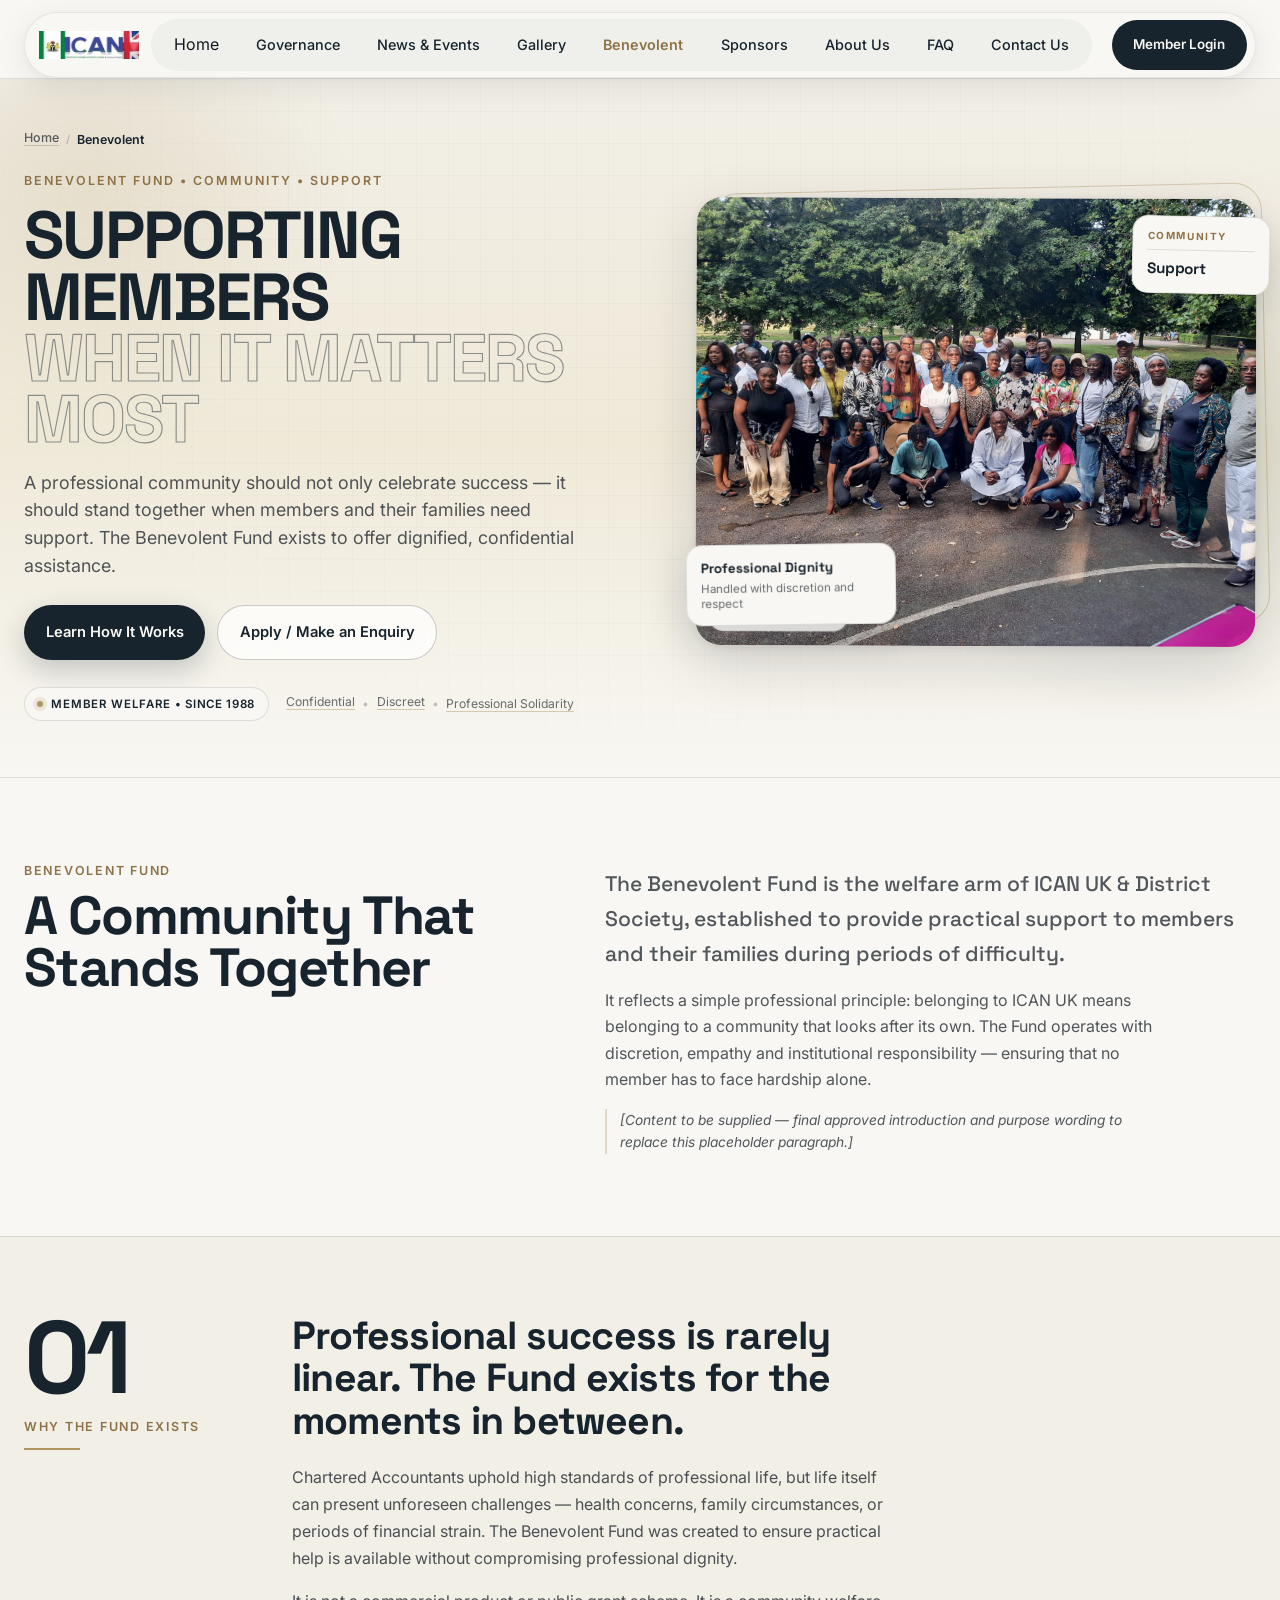
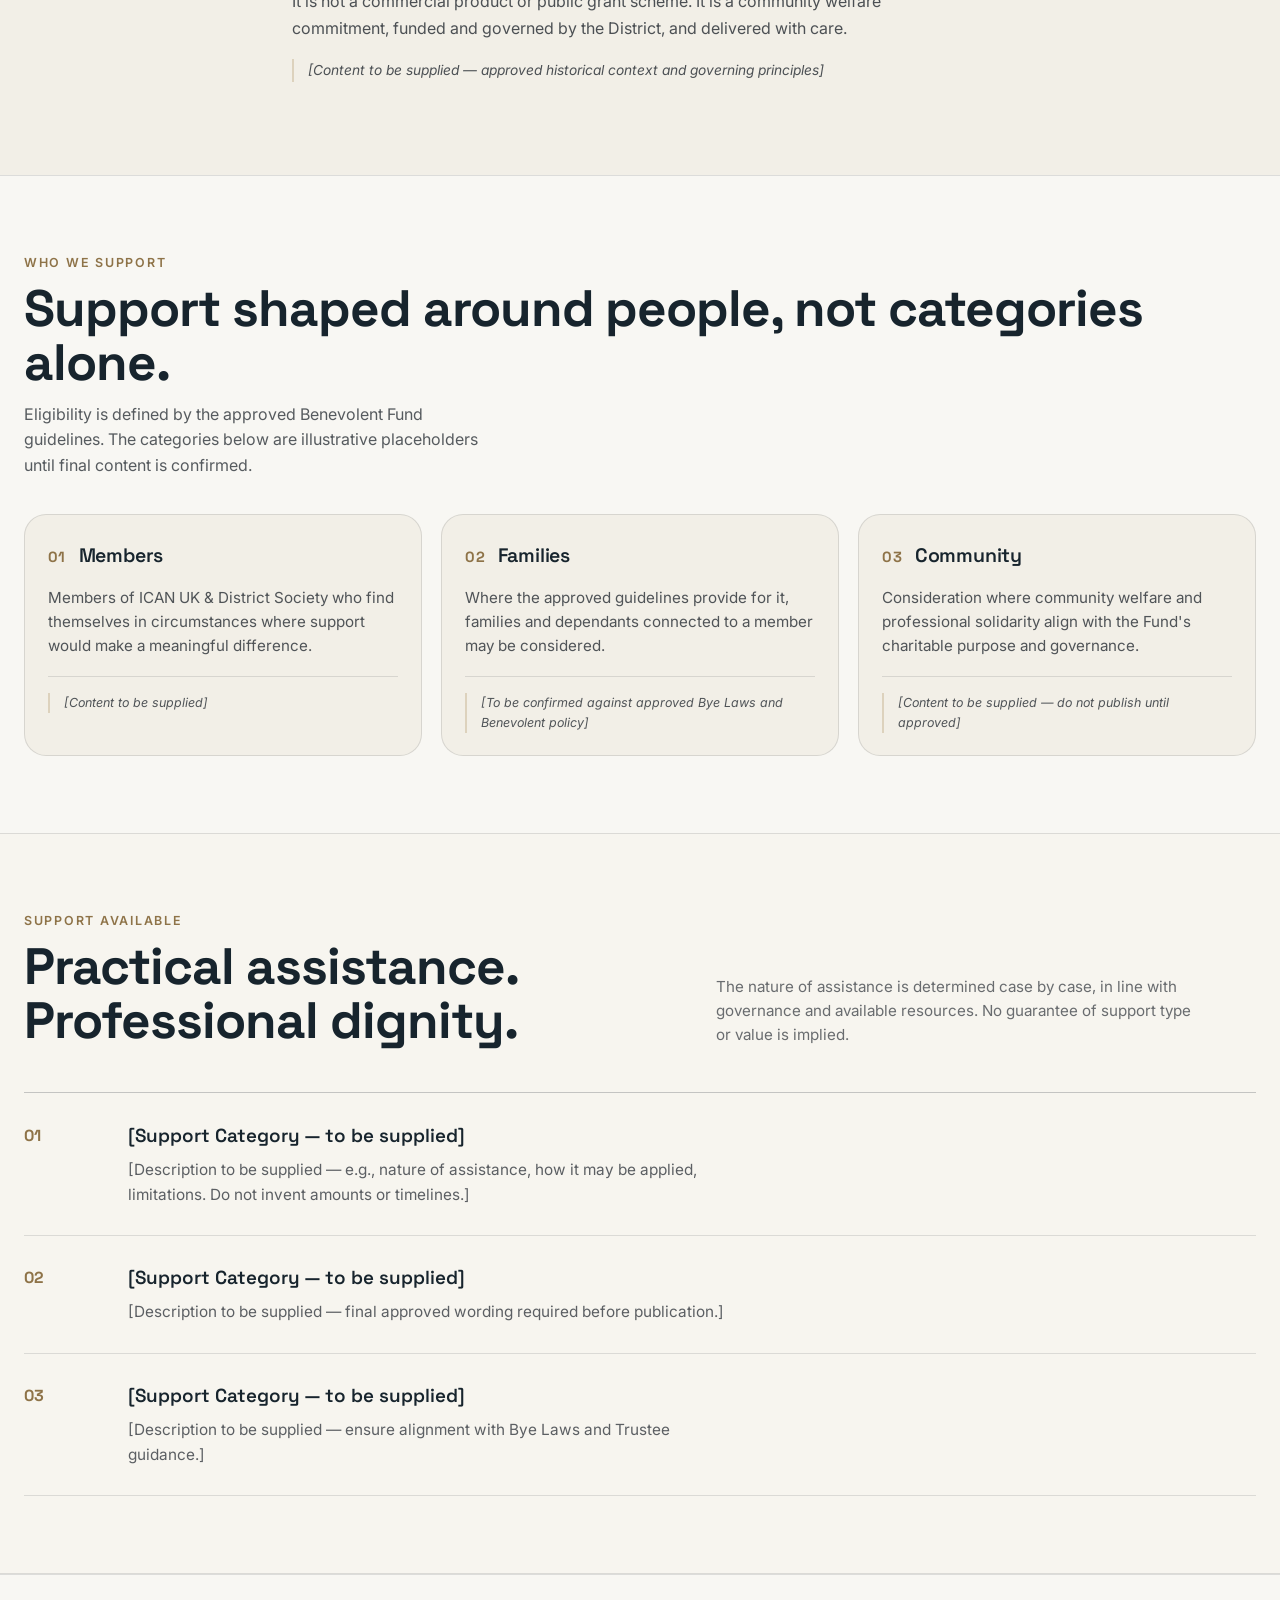
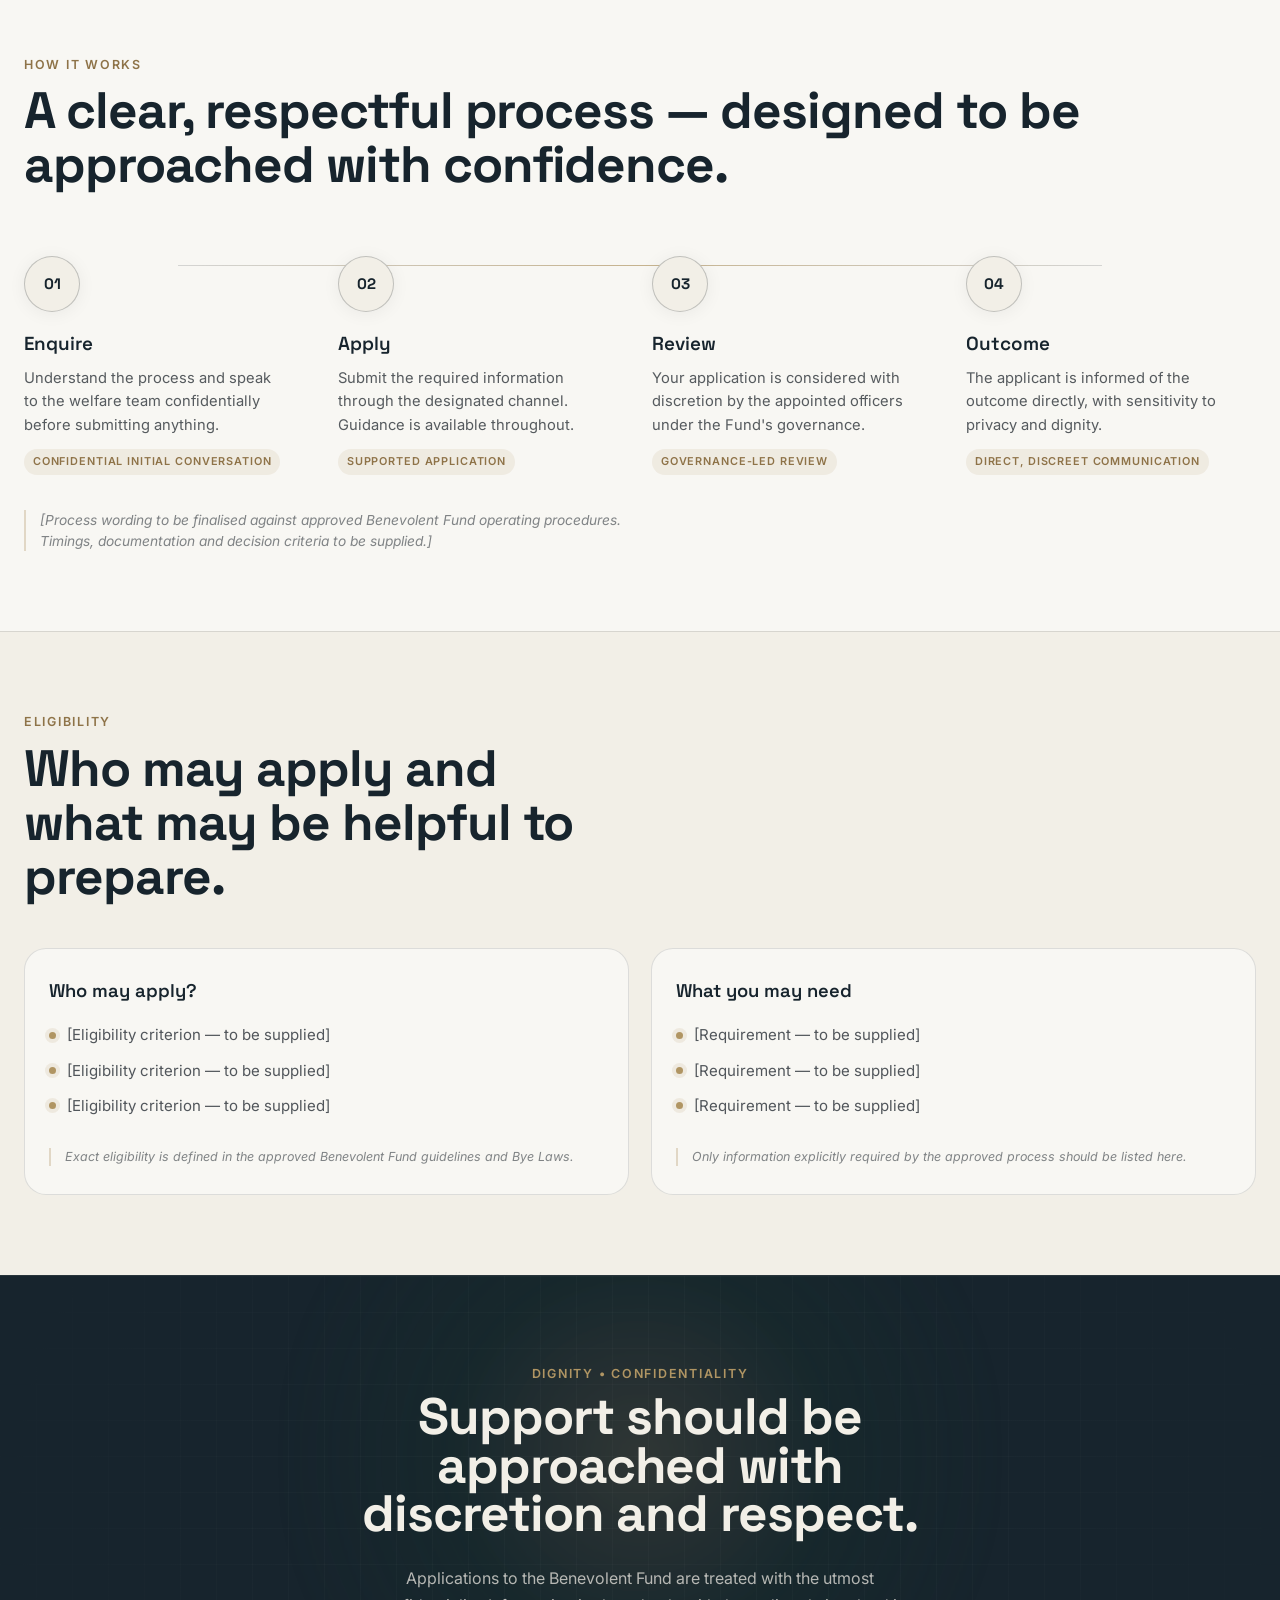
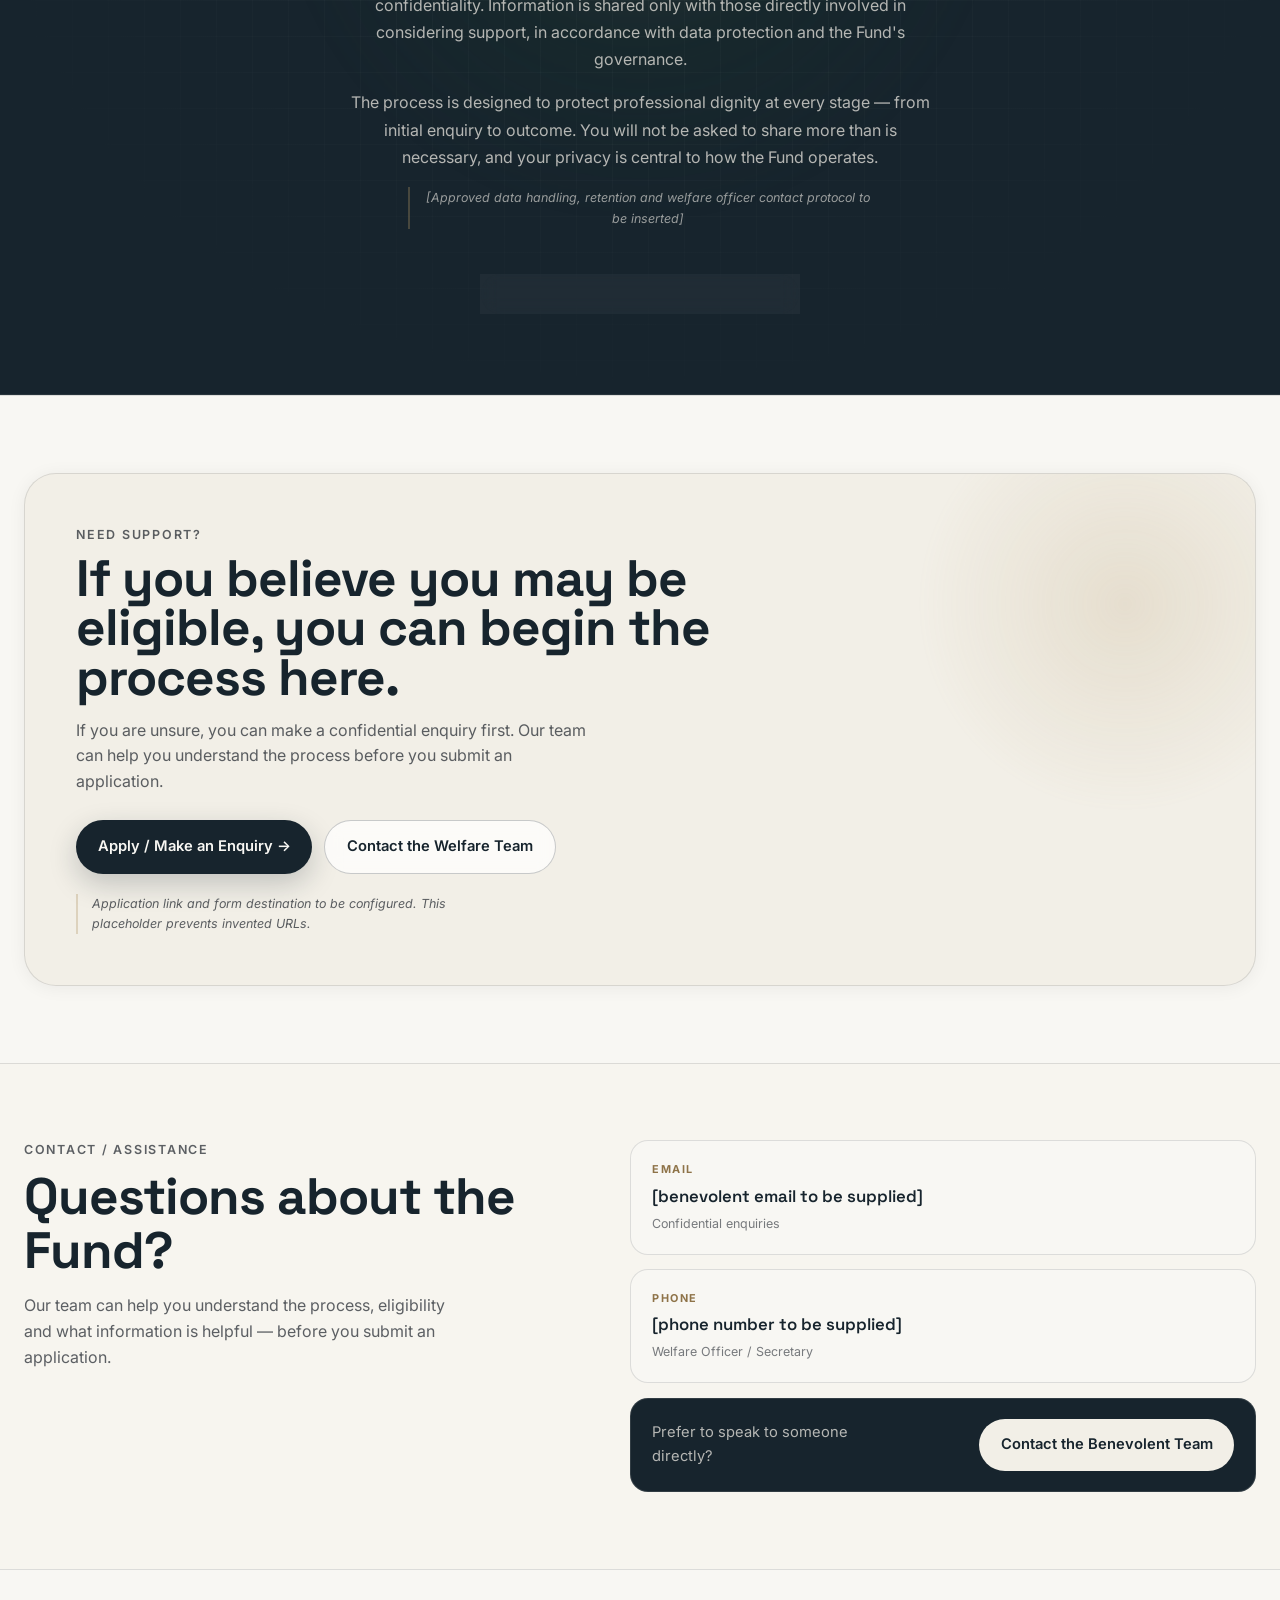
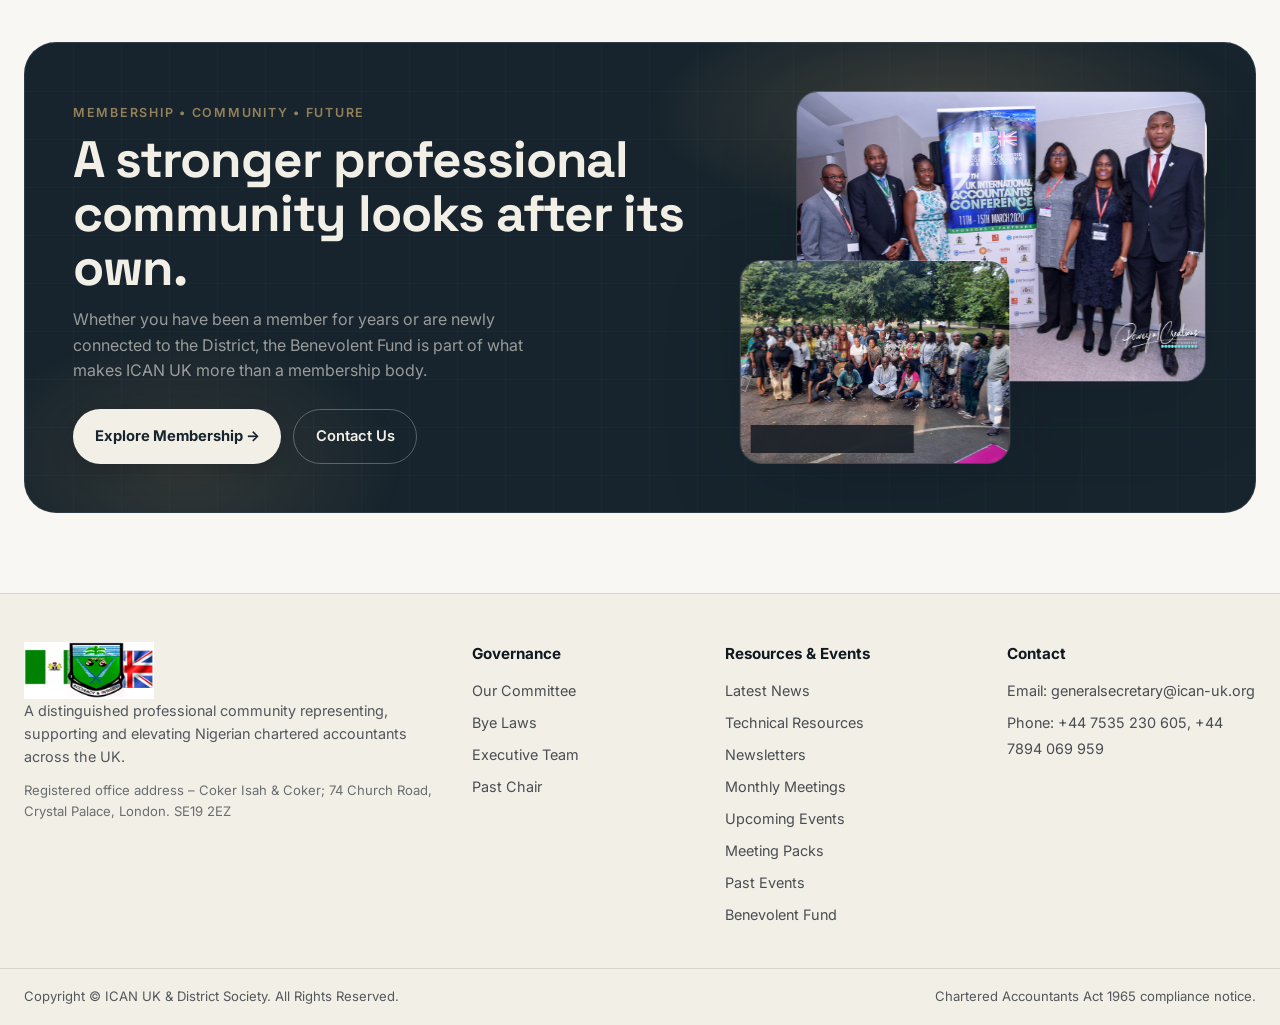
<file: pages/benevolent.html>
<!DOCTYPE html>
<html lang="en">

<head>
  <meta charset="UTF-8">
  <meta name="viewport" content="width=device-width, initial-scale=1.0">
  <meta name="theme-color" content="#17242D">
  <title>Benevolent Fund | ICAN UK & District Society</title>
  <meta name="description"
    content="The ICAN UK Benevolent Fund provides dignified, confidential support for members and their families — professional solidarity when it matters most.">
  <link rel="preconnect" href="https://fonts.googleapis.com">
  <link rel="preconnect" href="https://fonts.gstatic.com" crossorigin>
  <link
    href="https://fonts.googleapis.com/css2?family=Inter:wght@400;500;600&family=Space+Grotesk:wght@500;600;700&display=swap"
    rel="stylesheet">
  <link rel="stylesheet" href="../css/styles.css">
  <link rel="stylesheet" href="../css/benevolent.css">
</head>

<body class="benevolent-page">

  <div id="scroll-progress" class="scroll-progress" role="progressbar" aria-label="Page scroll progress" aria-valuemin="0" aria-valuemax="100" aria-valuenow="0"></div>

  <!-- HEADER  -->
  <header id="site-header" class="site-header">
    <div class="container header-inner">
      <a href="index.html" class="logo">
        <img src="../images/logo.jpg" alt="ICAN UK & District Society logo">
      </a>
      <nav id="primary-nav" class="primary-nav" aria-label="Primary">
        <ul class="nav-list">
          <!-- home -->
           <li class="nav-item has-mega" data-mega>
            <a href="../index.html">Home</a>
           </li>
          <li class="nav-item has-mega" data-mega>
            <button type="button" class="nav-trigger" aria-haspopup="true" aria-expanded="false" aria-controls="mega-governance" id="trigger-governance">
              Governance
            </button>
            <div id="mega-governance" class="mega-menu">
              <div class="mega-grid">
                <div class="mega-col">
                  <h4>Governance</h4>
                  <p class="mega-desc">Oversight, standards and continuity.</p>
                </div>
                <ul class="mega-links">
                  <li><a href="committee.html">Our Committee</a></li>
                  <li><a href="bye-law.html">Bye Laws</a></li>
                  <li><a href="executive.html">Executive Team</a></li>
                  <li><a href="past-chairs.html">Past Chair</a></li>
                </ul>
              </div>
            </div>
          </li>
          <li class="nav-item has-mega" data-mega>
            <button type="button" class="nav-trigger" aria-haspopup="true" aria-expanded="false" aria-controls="mega-news" id="trigger-news">
              News & Events
            </button>
            <div id="mega-news" class="mega-menu">
              <div class="mega-grid">
                <div class="mega-col">
                  <h4>Knowledge & Gathering</h4>
                  <p class="mega-desc">CPD, technical resources and community.</p>
                </div>
                <ul class="mega-links">
                  <li><a href="latest-news.html">News Latest</a></li>
                  <li><a href="events-calendar.html">Events Calendar</a></li>
                  <li><a href="events-calendar.html#upcoming-events">Upcoming Events</a></li>
                  <li><a href="events-calendar.html#monthly-meetings">Monthly Meetings</a></li>
                  <li><a href="events-calendar.html#resources">Meeting Packs</a></li>
                  <li><a href="events-calendar.html#past-events">Past Events</a></li>
                  <li><a href="#">Technical Resources</a></li>
                  <li><a href="#">Newsletters</a></li>
                </ul>
              </div>
            </div>
          </li>
          <li class="nav-item"><a href="gallery.html" class="nav-link">Gallery</a></li>
          <li class="nav-item"><a href="benevolent.html" class="nav-link is-active" aria-current="page">Benevolent</a>
          </li>
          <li class="nav-item"><a href="sponsor.html" class="nav-link">Sponsors</a></li>
          <li class="nav-item"><a href="index.html#about" class="nav-link">About Us</a></li>
          <li class="nav-item"><a href="faq.html" class="nav-link">FAQ</a></li>
          <li class="nav-item"><a href="#contact" class="nav-link">Contact Us</a></li>
        </ul>
      </nav>
      <div class="header-actions">
        <a href="index.html#member-hub" class="btn btn-primary header-join">Member Login</a>
        <button type="button" id="mobile-toggle" class="mobile-toggle" aria-expanded="false" aria-controls="mobile-drawer"
          aria-label="Open navigation">
          <span class="hamburger"><i></i><i></i><i></i></span>
        </button>
      </div>
    </div>
    <div id="nav-overlay" class="nav-overlay" hidden style="display:none"></div>
    <div id="mobile-drawer" class="mobile-drawer" aria-hidden="true" role="dialog" aria-modal="true"
      aria-label="Mobile navigation">
      <div class="drawer-header">
        <a href="../index.html" class="logo"><img src="../images/logo.jpg" alt="ICAN UK logo"></a>
        <button type="button" id="mobile-close" class="mobile-close" aria-label="Close navigation menu">×</button>
      </div>
      <div class="drawer-body">
        <div class="drawer-group">
          <button type="button" class="drawer-accordion" aria-expanded="false" aria-controls="drawer-gov">Governance</button>
          <div id="drawer-gov" class="drawer-panel" hidden>
            <a href="committee.html">Our Committee</a>
            <a href="bye-law.html">Bye Laws</a>
            <a href="executive.html">Executive Team</a>
            <a href="past-chairs.html">Past Chair</a>
          </div>
        </div>
        <div class="drawer-group">
          <button type="button" class="drawer-accordion" aria-expanded="false" aria-controls="drawer-news">News & Events</button>
          <div id="drawer-news" class="drawer-panel" hidden>
            <a href="latest-news.html">News Latest</a>
            <a href="events-calendar.html">Events Calendar</a>
            <a href="events-calendar.html#upcoming-events">Upcoming Events</a>
            <a href="events-calendar.html#monthly-meetings">Monthly Meetings</a>
            <a href="events-calendar.html#resources">Meeting Packs</a>
            <a href="events-calendar.html#past-events">Past Events</a>
            <a href="#">Technical Resources</a>
            <a href="#">Newsletters</a>
          </div>
        </div>
        <a href="gallery.html" class="drawer-link">Gallery</a>
        <a href="benevolent.html" class="drawer-link is-active" aria-current="page">Benevolent</a>
        <a href="sponsor.html" class="drawer-link is-active" aria-current="page">Sponsors/a>
        <a href="#" class="drawer-link">Register</a>
        <a href="index.html#about" class="drawer-link">About Us</a>
        <a href="#contact" class="drawer-link">Contact Us</a>
        <a href="index.html#member-hub" class="drawer-link drawer-login">Member Login</a>
      </div>
    </div>
  </header>

  <main id="main-content" class="benevolent-main" tabindex="-1">

    <!-- HERO -->
    <section class="benevolent-hero" aria-label="Benevolent Fund hero">
      <div class="benevolent-hero-bg" aria-hidden="true">
        <div class="benevolent-hero-gridline"></div>
        <div class="benevolent-hero-orb benevolent-hero-orb--1"></div>
        <div class="benevolent-hero-orb benevolent-hero-orb--2"></div>
      </div>
      <div class="container benevolent-hero-inner">
        <div class="benevolent-hero-content reveal">
          <nav class="b-breadcrumb reveal" aria-label="Breadcrumb">
            <a href="../index.html">Home</a><span class="sep">/</span>
            <span class="current">Benevolent</span>
          </nav>
          <p class="eyebrow benevolent-eyebrow">Benevolent Fund • Community • Support</p>
          <h1 class="benevolent-hero-title">
            <span class="hero-line">Supporting Members</span>
            <span class="hero-line hero-line--accent">When It Matters Most</span>
          </h1>
          <p class="benevolent-hero-desc">
            A professional community should not only celebrate success — it should stand together
            when members and their families need support. The Benevolent Fund exists to offer
            dignified, confidential assistance.
          </p>
          <div class="benevolent-hero-actions">
            <a href="#how-it-works" class="btn btn-primary benevolent-btn-primary">Learn How It Works</a>
            <a href="#application" class="btn btn-secondary benevolent-btn-secondary">Apply / Make an Enquiry</a>
          </div>
          <div class="benevolent-hero-meta">
            <div class="meta-pill">
              <span class="meta-dot"></span>
              <span>Member Welfare • Since 1988</span>
            </div>
            <div class="meta-links">
              <a href="#dignity" class="meta-link">Confidential</a>
              <span class="meta-sep">•</span>
              <a href="#eligibility" class="meta-link">Discreet</a>
              <span class="meta-sep">•</span>
              <span class="meta-link">Professional Solidarity</span>
            </div>
          </div>
        </div>

        <div class="benevolent-hero-visual reveal">
          <div class="hero-visual-wrap">
            <div class="hero-brass-frame" aria-hidden="true"></div>
            <figure class="hero-photo">
              <img src="../images/ICANUKPICNIC241.jpg"
                alt="ICAN UK members gathering — community and professional solidarity" loading="eager">
              <figcaption class="hero-photo-label">
                <span class="label-kicker">ICAN UK</span>
                <span class="label-title">Member Welfare</span>
              </figcaption>
            </figure>
            <div class="hero-float-card hero-float-card--top">
              <span class="float-eyebrow">Community</span>
              <span class="float-rule"></span>
              <span class="float-title">Support</span>
            </div>
            <div class="hero-float-card hero-float-card--bottom">
              <strong>Professional Dignity</strong>
              <span>Handled with discretion and respect</span>
            </div>
          </div>
        </div>
      </div>
    </section>

    <!-- INTRO -->
    <section id="intro" class="section benevolent-intro">
      <div class="container">
        <div class="benevolent-intro-grid reveal">
          <div class="benevolent-intro-label">
            <p class="eyebrow">Benevolent Fund</p>
            <h2 class="display benevolent-intro-heading">A Community That Stands Together</h2>
          </div>
          <div class="benevolent-intro-copy">
            <p class="benevolent-lead">
              <!-- TODO: Insert approved Benevolent Fund purpose statement -->
              The Benevolent Fund is the welfare arm of ICAN UK & District Society, established to
              provide practical support to members and their families during periods of difficulty.
            </p>
            <p>
              It reflects a simple professional principle: belonging to ICAN UK means belonging to a
              community that looks after its own. The Fund operates with discretion, empathy and
              institutional responsibility — ensuring that no member has to face hardship alone.
            </p>
            <p class="benevolent-note">
              <em>[Content to be supplied — final approved introduction and purpose wording to replace this placeholder
                paragraph.]</em>
            </p>
          </div>
        </div>
      </div>
    </section>

    <!-- WHY IT EXISTS -->
    <section class="section benevolent-why">
      <div class="container">
        <div class="benevolent-why-grid reveal">
          <div class="benevolent-why-index">
            <span class="benevolent-index-num">01</span>
            <div class="benevolent-index-meta">
              <p class="eyebrow">Why the Fund Exists</p>
              <div class="benevolent-index-rule"></div>
            </div>
          </div>
          <div class="benevolent-why-content">
            <h2 class="benevolent-why-title">Professional success is rarely linear. The Fund exists for the moments in
              between.</h2>
            <div class="benevolent-why-text">
              <p>
                <!-- TODO: Insert approved rationale for Benevolent Fund -->
                Chartered Accountants uphold high standards of professional life, but life itself can
                present unforeseen challenges — health concerns, family circumstances, or periods of
                financial strain. The Benevolent Fund was created to ensure practical help is available
                without compromising professional dignity.
              </p>
              <p>
                It is not a commercial product or public grant scheme. It is a community welfare
                commitment, funded and governed by the District, and delivered with care.
              </p>
              <p class="benevolent-note"><em>[Content to be supplied — approved historical context and governing
                  principles]</em></p>
            </div>
          </div>
        </div>
      </div>
    </section>

    <!-- WHO WE SUPPORT -->
    <section class="section benevolent-who">
      <div class="container">
        <div class="section-head reveal">
          <p class="eyebrow">Who We Support</p>
          <h2 class="display">Support shaped around people, not categories alone.</h2>
          <p class="subhead">Eligibility is defined by the approved Benevolent Fund guidelines. The categories below are
            illustrative placeholders until final content is confirmed.</p>
        </div>
        <div class="benevolent-who-grid">
          <article class="benevolent-who-card reveal">
            <div class="who-card-head">
              <span class="who-num">01</span>
              <h3>Members</h3>
            </div>
            <p><!-- TODO: Insert approved description for member eligibility -->Members of ICAN UK & District Society
              who find themselves in circumstances where support would make a meaningful difference.</p>
            <span class="who-card-rule"></span>
            <p class="benevolent-note small"><em>[Content to be supplied]</em></p>
          </article>
          <article class="benevolent-who-card reveal">
            <div class="who-card-head">
              <span class="who-num">02</span>
              <h3>Families</h3>
            </div>
            <p><!-- TODO: Confirm if family/dependant support is within approved scope -->Where the approved guidelines
              provide for it, families and dependants connected to a member may be considered.</p>
            <span class="who-card-rule"></span>
            <p class="benevolent-note small"><em>[To be confirmed against approved Bye Laws and Benevolent policy]</em>
            </p>
          </article>
          <article class="benevolent-who-card reveal">
            <div class="who-card-head">
              <span class="who-num">03</span>
              <h3>Community</h3>
            </div>
            <p>Consideration where community welfare and professional solidarity align with the Fund's charitable
              purpose and governance.</p>
            <span class="who-card-rule"></span>
            <p class="benevolent-note small"><em>[Content to be supplied — do not publish until approved]</em></p>
          </article>
        </div>
      </div>
    </section>

    <!-- SUPPORT AVAILABLE -->
    <section class="section benevolent-support">
      <div class="container">
        <div class="benevolent-support-head reveal">
          <div class="support-head-left">
            <p class="eyebrow">Support Available</p>
            <h2 class="display">Practical assistance. Professional dignity.</h2>
          </div>
          <div class="support-head-right">
            <p>The nature of assistance is determined case by case, in line with governance and available resources. No
              guarantee of support type or value is implied.</p>
          </div>
        </div>

        <div class="benevolent-support-list">
          <!-- TODO: Replace with approved list of support types — use exact wording from source -->
          <div class="support-item reveal">
            <div class="support-item-num">01</div>
            <div class="support-item-body">
              <h3>[Support Category — to be supplied]</h3>
              <p>[Description to be supplied — e.g., nature of assistance, how it may be applied, limitations. Do not
                invent amounts or timelines.]</p>
            </div>
          </div>
          <div class="support-item reveal">
            <div class="support-item-num">02</div>
            <div class="support-item-body">
              <h3>[Support Category — to be supplied]</h3>
              <p>[Description to be supplied — final approved wording required before publication.]</p>
            </div>
          </div>
          <div class="support-item reveal">
            <div class="support-item-num">03</div>
            <div class="support-item-body">
              <h3>[Support Category — to be supplied]</h3>
              <p>[Description to be supplied — ensure alignment with Bye Laws and Trustee guidance.]</p>
            </div>
          </div>
        </div>
      </div>
    </section>

    <!-- HOW IT WORKS -->
    <section id="how-it-works" class="section benevolent-process">
      <div class="container">
        <div class="section-head reveal">
          <p class="eyebrow">How It Works</p>
          <h2 class="display">A clear, respectful process — designed to be approached with confidence.</h2>
        </div>

        <div class="benevolent-timeline" id="benevolent-timeline" role="list"
          aria-label="Benevolent Fund application process">
          <div class="timeline-line" aria-hidden="true"></div>

          <div class="timeline-step reveal" role="listitem">
            <div class="step-node"><span class="step-num">01</span></div>
            <div class="step-body">
              <h3>Enquire</h3>
              <p>Understand the process and speak to the welfare team confidentially before submitting anything.</p>
              <span class="step-meta">Confidential initial conversation</span>
            </div>
          </div>

          <div class="timeline-step reveal" role="listitem">
            <div class="step-node"><span class="step-num">02</span></div>
            <div class="step-body">
              <h3>Apply</h3>
              <p>Submit the required information through the designated channel. Guidance is available throughout.</p>
              <span class="step-meta">Supported application</span>
            </div>
          </div>

          <div class="timeline-step reveal" role="listitem">
            <div class="step-node"><span class="step-num">03</span></div>
            <div class="step-body">
              <h3>Review</h3>
              <p>Your application is considered with discretion by the appointed officers under the Fund's governance.
              </p>
              <span class="step-meta">Governance-led review</span>
            </div>
          </div>

          <div class="timeline-step reveal" role="listitem">
            <div class="step-node"><span class="step-num">04</span></div>
            <div class="step-body">
              <h3>Outcome</h3>
              <p>The applicant is informed of the outcome directly, with sensitivity to privacy and dignity.</p>
              <span class="step-meta">Direct, discreet communication</span>
            </div>
          </div>
        </div>

        <p class="benevolent-note timeline-note"><em>[Process wording to be finalised against approved Benevolent Fund
            operating procedures. Timings, documentation and decision criteria to be supplied.]</em></p>
      </div>
    </section>

    <!-- ELIGIBILITY -->
    <section id="eligibility" class="section benevolent-eligibility">
      <div class="container">
        <div class="benevolent-eligibility-grid">
          <div class="eligibility-main reveal">
            <p class="eyebrow">Eligibility</p>
            <h2 class="display">Who may apply and what may be helpful to prepare.</h2>
          </div>

          <div class="eligibility-cols">
            <div class="eligibility-col reveal">
              <h3>Who may apply?</h3>
              <div class="eligibility-block">
                <!-- TODO: Insert approved eligibility content — do not invent -->
                <ul class="eligibility-list">
                  <li><span class="eligibility-bullet"></span>[Eligibility criterion — to be supplied]</li>
                  <li><span class="eligibility-bullet"></span>[Eligibility criterion — to be supplied]</li>
                  <li><span class="eligibility-bullet"></span>[Eligibility criterion — to be supplied]</li>
                </ul>
                <p class="benevolent-note small"><em>Exact eligibility is defined in the approved Benevolent Fund
                    guidelines and Bye Laws.</em></p>
              </div>
            </div>

            <div class="eligibility-col reveal">
              <h3>What you may need</h3>
              <div class="eligibility-block">
                <!-- TODO: Insert approved requirements — do not invent financial evidence or deadlines -->
                <ul class="eligibility-list">
                  <li><span class="eligibility-bullet"></span>[Requirement — to be supplied]</li>
                  <li><span class="eligibility-bullet"></span>[Requirement — to be supplied]</li>
                  <li><span class="eligibility-bullet"></span>[Requirement — to be supplied]</li>
                </ul>
                <p class="benevolent-note small"><em>Only information explicitly required by the approved process should
                    be listed here.</em></p>
              </div>
            </div>
          </div>
        </div>
      </div>
    </section>

    <!-- DIGNITY & CONFIDENTIALITY -->
    <section id="dignity" class="section benevolent-dignity">
      <div class="benevolent-dignity-bg" aria-hidden="true">
        <div class="dignity-glow"></div>
        <div class="dignity-gridline"></div>
      </div>
      <div class="container">
        <div class="benevolent-dignity-inner reveal">
          <div class="dignity-label">
            <p class="eyebrow" style="color:var(--color-brass)">Dignity • Confidentiality</p>
          </div>
          <h2 class="display dignity-heading">Support should be approached with discretion and respect.</h2>
          <div class="dignity-copy">
            <p>
              <!-- TODO: Insert approved confidentiality statement -->
              Applications to the Benevolent Fund are treated with the utmost confidentiality.
              Information is shared only with those directly involved in considering support, in
              accordance with data protection and the Fund's governance.
            </p>
            <p>
              The process is designed to protect professional dignity at every stage — from initial
              enquiry to outcome. You will not be asked to share more than is necessary, and your
              privacy is central to how the Fund operates.
            </p>
            <p class="benevolent-note small" style="color:rgba(242,239,231,0.6)"><em>[Approved data handling, retention
                and welfare officer contact protocol to be inserted]</em></p>
          </div>
          <div class="dignity-meta">
            <span>Discreet</span><span class="dignity-sep"></span><span>Respectful</span><span
              class="dignity-sep"></span><span>Private</span>
          </div>
        </div>
      </div>
    </section>

    <!-- APPLICATION -->
    <section id="application" class="section benevolent-application">
      <div class="container">
        <div class="benevolent-app-card reveal">
          <div class="app-card-bg" aria-hidden="true">
            <div class="app-card-orb"></div>
          </div>
          <div class="app-card-content">
            <p class="eyebrow">Need Support?</p>
            <h2 class="display">If you believe you may be eligible, you can begin the process here.</h2>
            <p>If you are unsure, you can make a confidential enquiry first. Our team can help you understand the
              process before you submit an application.</p>
            <div class="app-actions">
              <!-- TODO: Replace with actual Benevolent Fund application URL -->
              <a href="#" class="btn btn-primary benevolent-btn-primary">Apply / Make an Enquiry →</a>
              <a href="#contact" class="btn btn-secondary benevolent-btn-secondary">Contact the Welfare Team</a>
            </div>
            <p class="benevolent-note small app-note"><em>Application link and form destination to be configured. This
                placeholder prevents invented URLs.</em></p>
          </div>
        </div>
      </div>
    </section>

    <!-- CONTACT -->
    <section id="contact" class="section benevolent-contact">
      <div class="container">
        <div class="benevolent-contact-grid">
          <div class="contact-intro reveal">
            <p class="eyebrow">Contact / Assistance</p>
            <h2 class="display">Questions about the Fund?</h2>
            <p>Our team can help you understand the process, eligibility and what information is helpful — before you
              submit an application.</p>
          </div>
          <div class="contact-cards">
            <div class="contact-card reveal">
              <span class="contact-kicker">Email</span>
              <span class="contact-value"><!-- TODO: Insert approved Benevolent Fund email -->[benevolent email to be
                supplied]</span>
              <span class="contact-hint">Confidential enquiries</span>
            </div>
            <div class="contact-card reveal">
              <span class="contact-kicker">Phone</span>
              <span class="contact-value"><!-- TODO: Insert approved Benevolent Fund phone -->[phone number to be
                supplied]</span>
              <span class="contact-hint">Welfare Officer / Secretary</span>
            </div>
            <div class="contact-card contact-card--action reveal">
              <p>Prefer to speak to someone directly?</p>
              <!-- TODO: Replace with actual contact URL or mailto -->
              <a href="#" class="btn btn-primary">Contact the Benevolent Team</a>
            </div>
          </div>
        </div>
      </div>
    </section>

    <!-- FINAL CTA -->
    <section class="section benevolent-final-cta">
      <div class="container">
        <div class="cta-panel reveal">
          <div class="cta-depth" aria-hidden="true">
            <div class="cta-light"></div>
            <div class="cta-gridline"></div>
            <div class="cta-brass-orb"></div>
          </div>
          <div class="cta-main benevolent-cta-main">
            <div class="cta-content">
              <p class="eyebrow" style="color:var(--color-brass)">Membership • Community • Future</p>
              <h2 class="display" style="color:var(--color-ivory)">A stronger professional community looks after its
                own.</h2>
              <p style="color:rgba(242,239,231,0.72)">Whether you have been a member for years or are newly connected to
                the District, the Benevolent Fund is part of what makes ICAN UK more than a membership body.</p>
              <div class="cta-actions">
                <a href="index.html#membership" class="btn btn-cta-primary">Explore Membership →</a>
                <a href="index.html#footer" class="btn btn-cta-secondary">Contact Us</a>
              </div>
            </div>
            <div class="cta-visual" aria-hidden="true">
              <figure class="cta-img cta-img--main"><img src="../images/Gallery1.jpeg" alt="Members celebrating at ICAN UK annual gala dinner" loading="lazy"></figure>
              <figure class="cta-img cta-img--small"><img src="../images/ICANUKPICNIC241.jpg" alt="Members of ICAN UK community at annual picnic gathering in London" loading="lazy"><span
                  class="cta-badge">Community • Welfare</span></figure>
              <div class="cta-float-card"><strong>Est. 1988</strong><span>Professional Solidarity</span></div>
            </div>
          </div>
        </div>
      </div>
    </section>

  </main>

  <!-- FOOTER e -->
  <footer id="footer" class="footer" role="contentinfo">
    <div class="container footer-grid">
      <div class="footer-col">
        <div class="logo footer-logo"><img src="../images/logo-2.png" alt="ICAN UK and District Society logo - Institute of Chartered Accountants of Nigeria"></div>
        <p class="footer-summary">A distinguished professional community representing, supporting and elevating Nigerian
          chartered accountants across the UK.</p>
        <p class="footer-address">Registered office address – Coker Isah & Coker; 74 Church Road, Crystal Palace,
          London. SE19 2EZ</p>
      </div>
      <div class="footer-col">
        <h4>Governance</h4>
        <ul>
          <li><a href="committee.html">Our Committee</a></li>
          <li><a href="bye-law.html">Bye Laws</a></li>
          <li><a href="executive.html">Executive Team</a></li>
          <li><a href="past-chairs.html">Past Chair</a></li>
        </ul>
      </div>
      <div class="footer-col">
        <h4>Resources & Events</h4>
        <ul>
          <li><a href="latest-news.html">Latest News</a></li>
          <li><a href="#">Technical Resources</a></li>
          <li><a href="#">Newsletters</a></li>
          <li><a href="#">Monthly Meetings</a></li>
          <li><a href="index.html#countdown">Upcoming Events</a></li>
          <li><a href="#">Meeting Packs</a></li>
          <li><a href="index.html#conference">Past Events</a></li>
          <li><a href="benevolent.html">Benevolent Fund</a></li>
        </ul>
      </div>
      <div class="footer-col">
        <h4>Contact</h4>
        <ul>
          <li><span>Email: generalsecretary@ican-uk.org</span></li>
          <li><span>Phone: +44 7535 230 605, +44 7894 069 959</span></li>
        </ul>
      </div>
    </div>
    <div class="footer-bottom">
      <div class="container bottom-inner">
        <p>Copyright © ICAN UK & District Society. All Rights Reserved.</p>
        <p class="compliance">Chartered Accountants Act 1965 compliance notice.</p>
      </div>
    </div>
  </footer>

  <button type="button" id="back-to-top" class="back-to-top" aria-label="Back to top"><span aria-hidden="true">↑</span><span class="visually-hidden">Back to top</span></button>

  <script src="../js/script.js"></script>
  <script src="../js/benevolent.js"></script>
</body>

</html>
</file>
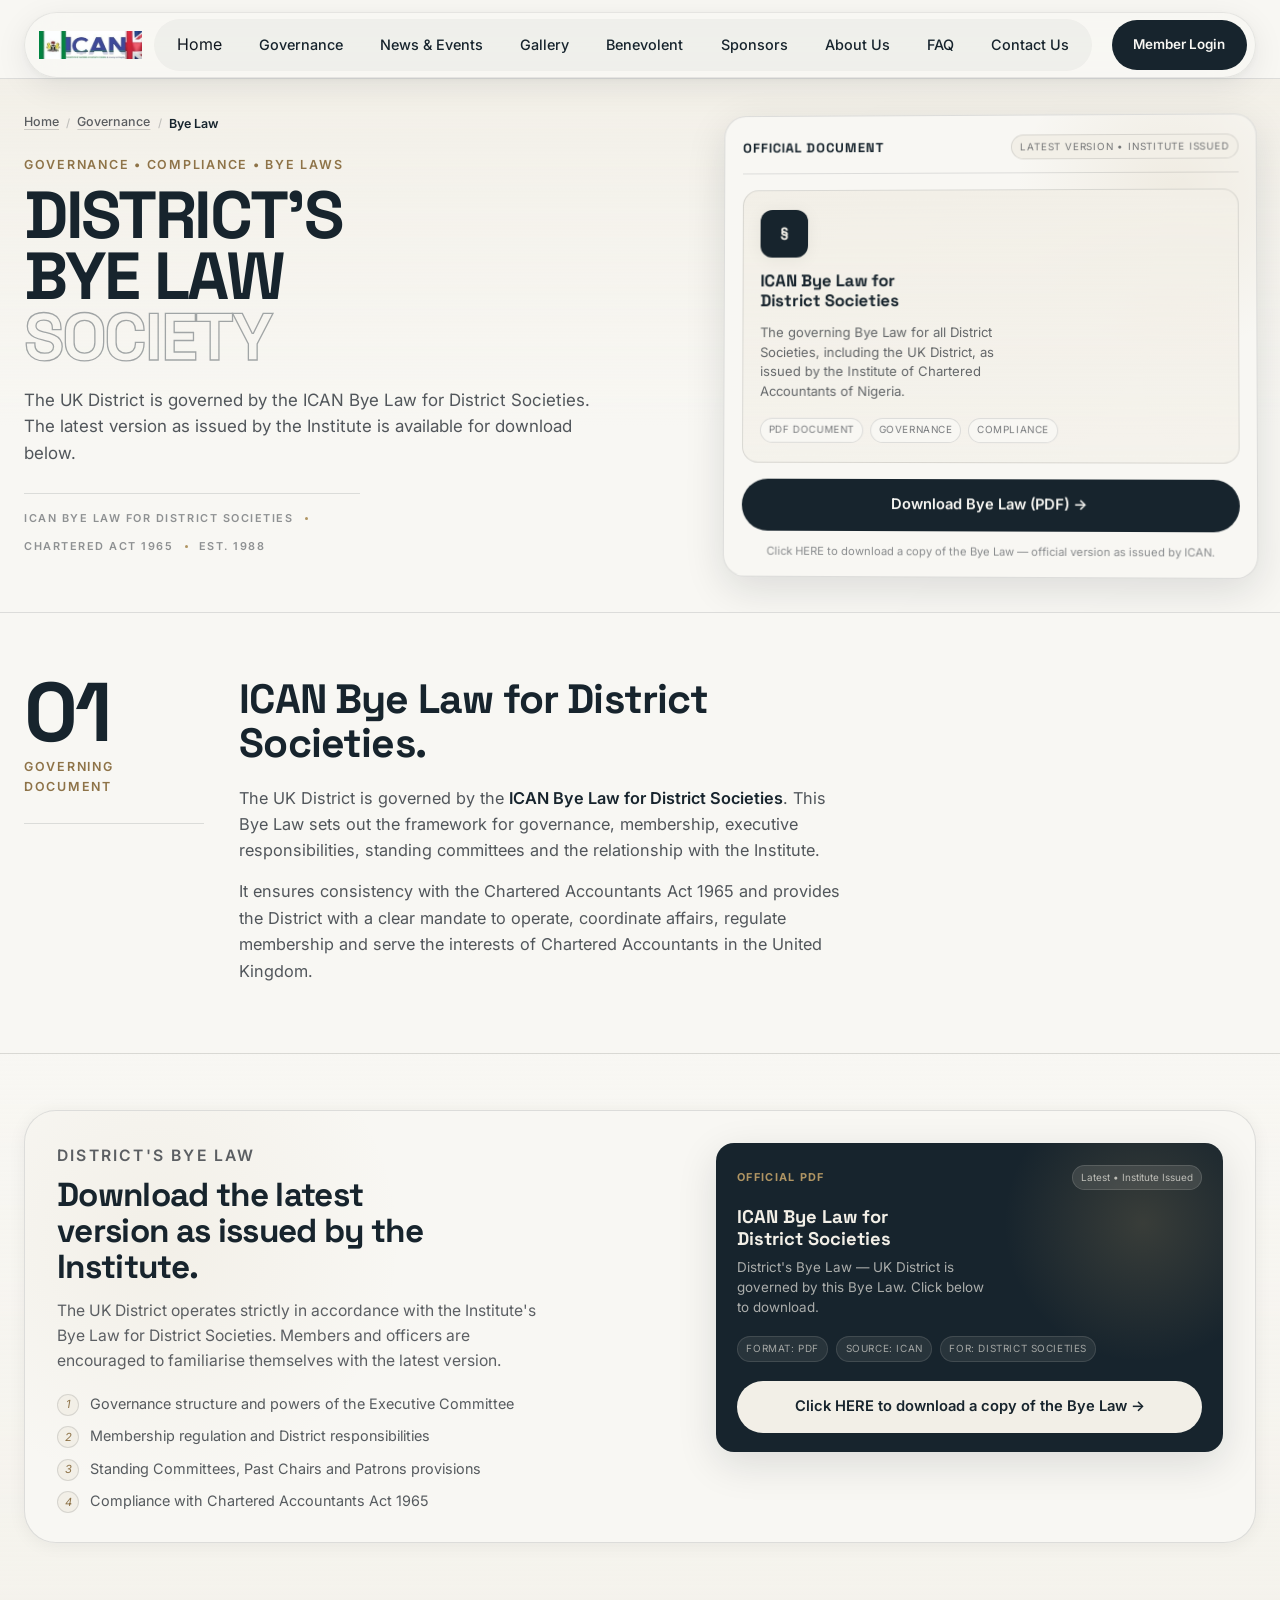
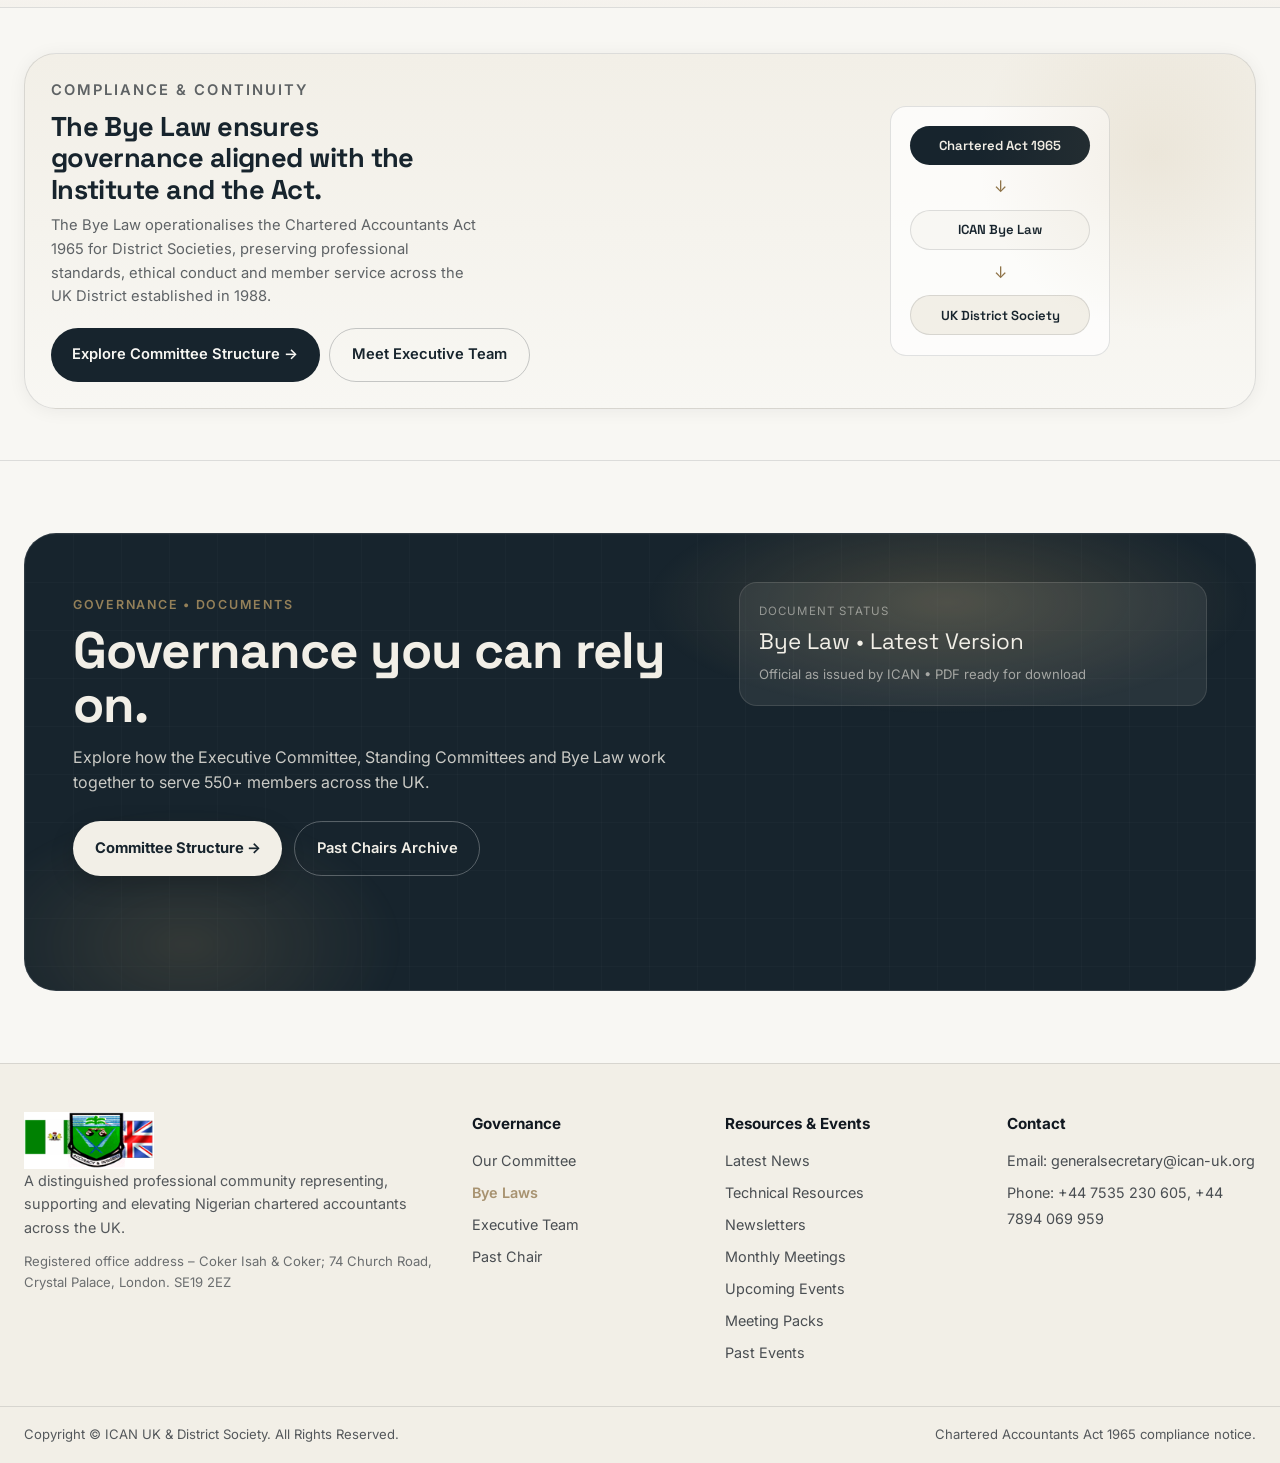
<file: pages/bye-law.html>
<!DOCTYPE html>
<html lang="en">

<head>
  <meta charset="UTF-8">
  <meta name="viewport" content="width=device-width, initial-scale=1.0">
  <meta name="theme-color" content="#17242D">
  <title>District's Bye Law | ICAN UK & District Society</title>
  <meta name="description"
    content="ICAN Bye Law for District Societies — The UK District is governed by the ICAN Bye Law as issued by the Institute. Download the latest version. Est. 1988.">
  <link rel="preconnect" href="https://fonts.googleapis.com">
  <link rel="preconnect" href="https://fonts.gstatic.com" crossorigin>
  <link
    href="https://fonts.googleapis.com/css2?family=Inter:wght@400;500;600&family=Space+Grotesk:wght@500;600;700&display=swap"
    rel="stylesheet">
  <link rel="stylesheet" href="../css/styles.css">
  <link rel="stylesheet" href="../css/bye-law.css">
</head>

<body data-page="bye-law">

  <div id="scroll-progress" class="scroll-progress" role="progressbar" aria-label="Page scroll progress" aria-valuemin="0" aria-valuemax="100" aria-valuenow="0"></div>

  <header id="site-header" class="site-header">
    <div class="container header-inner">
      <a href="../index.html" class="logo">
        <img src="../images/logo.jpg" alt="ICAN UK and District Society logo - Institute of Chartered Accountants of Nigeria">
      </a>
      <nav id="primary-nav" class="primary-nav" aria-label="Primary">
        <ul class="nav-list">
          <!-- home -->
           <li class="nav-item has-mega" data-mega>
            <a href="../index.html">Home</a>
           </li>
          <li class="nav-item has-mega is-active" data-mega>
            <button type="button" class="nav-trigger" aria-haspopup="true" aria-expanded="false" aria-controls="mega-governance" id="trigger-governance">
              Governance
            </button>
            <div id="mega-governance" class="mega-menu">
              <div class="mega-grid">
                <div class="mega-col">
                  <h4>Governance</h4>
                  <p class="mega-desc">Oversight, standards and continuity.</p>
                </div>
                <ul class="mega-links">
                  <li>
                    <a href="committee.html">Our Committee</a>
                  </li>
                  <li>
                    <a href="bye-law.html" class="is-active-link" aria-current="page">Bye Laws</a>
                  </li>
                  <li>
                    <a href="executive.html">Executive Team</a>
                  </li>
                  <!-- <li><a href="#">Committee Lead</a></li> -->
                  <li>
                    <a href="past-chairs.html">Past Chairs</a>
                  </li>
                </ul>
              </div>
            </div>
          </li>
          <li class="nav-item has-mega" data-mega>
            <button type="button" class="nav-trigger" aria-haspopup="true" aria-expanded="false" aria-controls="mega-news" id="trigger-news">News &
              Events</button>
            <div id="mega-news" class="mega-menu">
              <div class="mega-grid">
                <div class="mega-col">
                  <h4>Knowledge & Gathering</h4>
                  <p class="mega-desc">CPD, technical resources and community.</p>
                </div>
                <ul class="mega-links">
                  <li><a href="latest-news.html">News Latest</a></li>
                  <li><a href="events-calendar.html">Events Calendar</a></li>
                  <li><a href="events-calendar.html#upcoming-events">Upcoming Events</a></li>
                  <li><a href="events-calendar.html#monthly-meetings">Monthly Meetings</a></li>
                  <li><a href="events-calendar.html#resources">Meeting Packs</a></li>
                  <li><a href="events-calendar.html#past-events">Past Events</a></li>
                  <li><a href="#">Technical Resources</a></li>
                  <li><a href="#">Newsletters</a></li>
                </ul>
              </div>
            </div>
          </li>
          <li class="nav-item"><a href="gallery.html" class="nav-link">Gallery</a></li>
          <li class="nav-item"><a href="benevolent.html" class="nav-link">Benevolent</a></li>
          <li class="nav-item"><a href="sponsor.html" class="nav-link">Sponsors</a></li>
          <li class="nav-item"><a href="index.html#about" class="nav-link">About Us</a></li>
          <li class="nav-item"><a href="faq.html" class="nav-link">FAQ</a></li>
          <li class="nav-item"><a href="#footer" class="nav-link">Contact Us</a></li>
        </ul>
      </nav>
      <div class="header-actions">
        <a href="#member-hub" class="btn btn-primary header-join">Member Login</a>
        <button type="button" id="mobile-toggle" class="mobile-toggle" aria-expanded="false" aria-controls="mobile-drawer" aria-label="Open navigation">
          <span class="hamburger">
            <i></i>
            <i></i>
            <i></i>
          </span>
        </button>
      </div>
    </div>
    <div id="nav-overlay" class="nav-overlay" hidden style="display:none"></div>
    <!-- MOBILE DRAWER  -->
    <div id="mobile-drawer" class="mobile-drawer" aria-hidden="true" role="dialog" aria-modal="true" aria-label="Mobile navigation">
      <div class="drawer-header">
        <a href="../index.html" class="logo">
          <img src="../images/logo.jpg" alt="ICAN UK and District Society logo - Institute of Chartered Accountants of Nigeria">
        </a>
        <button type="button" id="mobile-close" class="mobile-close" aria-label="Close navigation menu">×</button>
      </div>
      <div class="drawer-body">
        <div class="drawer-group">
          <button type="button" class="drawer-accordion" aria-expanded="false" aria-controls="drawer-gov">
            Governance
          </button>
          <div id="drawer-gov" class="drawer-panel" hidden>
            <a href="committee.html">Our Committee</a>
            <a href="bye-law.html" class="is-active-link" aria-current="page">Bye
              Laws</a>
            <a href="executive.html">Executive Team</a>
            <!-- <a href="#">CommitteeLead</a> -->
            <a href="past-chairs.html">Past Chairs</a>
          </div>
        </div>
        <div class="drawer-group">
          <button type="button" class="drawer-accordion" aria-expanded="false" aria-controls="drawer-news">
            News & Events
          </button>
          <div id="drawer-news" class="drawer-panel" hidden>
            <a href="latest-news.html">News Latest</a>
            <a href="events-calendar.html">Events Calendar</a>
            <a href="events-calendar.html#upcoming-events">Upcoming Events</a>
            <a href="events-calendar.html#monthly-meetings">Monthly Meetings</a>
            <a href="events-calendar.html#resources">Meeting Packs</a>
            <a href="events-calendar.html#past-events">Past Events</a>
            <a href="#">Technical Resources</a>
            <a href="#">Newsletters</a>
          </div>
        </div>
        <a href="gallery.html" class="drawer-link">Gallery</a>
        <a href="benevolent.html" class="drawer-link">Benevolent</a>
        <a href="#"  class="drawer-link">Register</a>
        <a href="index.html#about" class="drawer-link">About Us</a>
        <a href="#footer" class="drawer-link">Contact Us</a>
        <a href="#member-hub" class="drawer-link drawer-login">Member Login</a>
      </div>
    </div>
  </header>

  <nav class="section-index" aria-label="Page sections">
    <span class="section-index-label">Bye Law</span>
    <div class="section-index-links">
      <a href="#intro" class="si-link" data-section="intro"><span>01</span> Intro</a>
      <a href="#document" class="si-link" data-section="document"><span>02</span> Document</a>
      <a href="#compliance" class="si-link" data-section="compliance"><span>03</span> Compliance</a>
    </div>
    <div class="section-index-progress">
      <div class="si-progress-bar" id="si-progress"></div>
    </div>
  </nav>

  <main id="main-content" tabindex="-1">

    <!-- HERO -->
    <section class="b-hero">
      <div class="b-hero-container">
        <div class="b-hero-inner">
          <div class="b-hero-left">
            <nav class="b-breadcrumb reveal" aria-label="Breadcrumb">
              <a href="../index.html">Home</a><span
                class="sep">/</span>
              <a href="../pages/our-committee.html">Governance</a><span class="sep">/</span><span class="current">Bye
                Law</span>
            </nav>
            <p class="eyebrow reveal">Governance • Compliance • Bye Laws</p>
            <h1 class="display b-hero-title reveal">
              <span class="b-hero-title-line">District's</span>
              <span class="b-hero-title-line">Bye Law</span>
              <span class="b-hero-title-line b-hero-title-line--accent">Society</span>
            </h1>
            <p class="b-hero-desc reveal">The UK District is governed by the ICAN Bye Law for District Societies. The
              latest version as issued by the Institute is available for download below.</p>
            <div class="b-hero-meta reveal">
              <span>ICAN Bye Law for District Societies</span><i></i><span>Chartered Act 1965</span><i></i><span>Est.
                1988</span>
            </div>
          </div>

          <div class="b-hero-visual-wrap reveal">
            <div class="b-doc-preview">
              <div class="b-doc-header"><strong>Official Document</strong><span>Latest Version • Institute Issued</span>
              </div>
              <div class="b-doc-cover">
                <div class="b-doc-icon">§</div>
                <h4>ICAN Bye Law for District Societies</h4>
                <p>The governing Bye Law for all District Societies, including the UK District, as issued by the
                  Institute of Chartered Accountants of Nigeria.</p>
                <div class="b-doc-meta">
                  <span>PDF Document</span>
                  <span>Governance</span>
                  <span>Compliance</span>
                </div>
              </div>
              <div class="b-doc-actions">
                <!-- Replace href with actual file path when uploaded: e.g. /docs/ican-bye-law-district-societies.pdf -->
                <a href="docs/ican-bye-law-district-societies.pdf" class="btn btn-primary" data-download="bye-law"
                  download>Download Bye Law (PDF) →</a>
                <span class="b-doc-footnote">Click HERE to download a copy of the Bye Law — official version as issued
                  by ICAN.</span>
              </div>
            </div>
          </div>
        </div>
      </div>
    </section>

    <!-- INTRO -->
    <section id="intro" class="section b-intro">
      <div class="container">
        <div class="b-intro-grid reveal">
          <div class="b-intro-side">
            <div class="b-intro-number">01</div>
            <p class="eyebrow">Governing Document</p>
            <div class="b-intro-rule"></div>
          </div>
          <div class="b-intro-main">
            <h2 class="display b-intro-heading">ICAN Bye Law for District Societies.</h2>
            <div class="b-intro-copy">
              <p>The UK District is governed by the <strong>ICAN Bye Law for District Societies</strong>. This Bye Law
                sets out the framework for governance, membership, executive responsibilities, standing committees and
                the relationship with the Institute.</p>
              <p>It ensures consistency with the Chartered Accountants Act 1965 and provides the District with a clear
                mandate to operate, coordinate affairs, regulate membership and serve the interests of Chartered
                Accountants in the United Kingdom.</p>
            </div>
          </div>
        </div>
      </div>
    </section>

    <!-- DOCUMENT -->
    <section id="document" class="section b-document">
      <div class="container">
        <div class="b-doc-card reveal">
          <div class="b-doc-card-left">
            <p class="eyebrow">District's Bye Law</p>
            <h2>Download the latest version as issued by the Institute.</h2>
            <p>The UK District operates strictly in accordance with the Institute's Bye Law for District Societies.
              Members and officers are encouraged to familiarise themselves with the latest version.</p>

            <div class="b-doc-list">
              <div class="b-doc-list-item"><i>1</i><span>Governance structure and powers of the Executive
                  Committee</span></div>
              <div class="b-doc-list-item"><i>2</i><span>Membership regulation and District responsibilities</span>
              </div>
              <div class="b-doc-list-item"><i>3</i><span>Standing Committees, Past Chairs and Patrons provisions</span>
              </div>
              <div class="b-doc-list-item"><i>4</i><span>Compliance with Chartered Accountants Act 1965</span></div>
            </div>
          </div>

          <div class="b-doc-card-right">
            <div class="b-download-card">
              <div class="b-download-top"><span>Official PDF</span><span>Latest • Institute Issued</span></div>
              <h4>ICAN Bye Law for District Societies</h4>
              <p>District's Bye Law — UK District is governed by this Bye Law. Click below to download.</p>
              <div class="b-download-meta">
                <span>Format: PDF</span>
                <span>Source: ICAN</span>
                <span>For: District Societies</span>
              </div>
              <!-- download a copy of the Bye Law -->
              <a href="docs/ican-bye-law-district-societies.pdf" class="btn" data-download="bye-law" download>Click HERE
                to download a copy of the Bye Law →</a>
            </div>

        
          </div>
        </div>
      </div>
    </section>

    <!-- COMPLIANCE -->
    <section id="compliance" class="section b-gov-nav">
      <div class="container">
        <div class="b-gov-card reveal">
          <div class="b-gov-card-left">
            <p class="eyebrow">Compliance & Continuity</p>
            <h3>The Bye Law ensures governance aligned with the Institute and the Act.</h3>
            <p>The Bye Law operationalises the Chartered Accountants Act 1965 for District Societies, preserving
              professional standards, ethical conduct and member service across the UK District established in 1988.</p>
            <div style="display:flex; gap:.6rem; flex-wrap:wrap;">
              <a href="../pages/our-committee.html" class="btn btn-primary">Explore Committee Structure →</a>
              <a href="../pages/executive-team.html" class="btn btn-secondary">Meet Executive Team</a>
            </div>
          </div>
          <div class="b-gov-card-right" aria-hidden="true" style="display:grid; place-items:center;">
            <div
              style="background:rgba(255,255,255,.7); border:1px solid var(--color-line); border-radius:16px; padding:1.2rem 1rem; min-width:220px; display:flex; flex-direction:column; gap:.6rem; align-items:center;">
              <div
                style="font-family:var(--font-display); font-size:.82rem; font-weight:600; padding:.55rem .85rem; border-radius:999px; background:var(--color-navy); color:var(--color-ivory); min-width:180px; text-align:center;">
                Chartered Act 1965</div>
              <div style="color:var(--color-brass-strong);">↓</div>
              <div
                style="font-family:var(--font-display); font-size:.82rem; font-weight:600; padding:.55rem .85rem; border-radius:999px; border:1px solid var(--color-line); background:var(--color-white); color:var(--color-navy); min-width:180px; text-align:center;">
                ICAN Bye Law</div>
              <div style="color:var(--color-brass-strong);">↓</div>
              <div
                style="font-family:var(--font-display); font-size:.82rem; font-weight:600; padding:.55rem .85rem; border-radius:999px; border:1px solid var(--color-line); background:var(--color-ivory); color:var(--color-navy); min-width:180px; text-align:center;">
                UK District Society</div>
            </div>
          </div>
        </div>
      </div>
    </section>

    <section class="section cta">
      <div class="container">
        <div class="cta-panel reveal">
          <div class="cta-depth" aria-hidden="true">
            <div class="cta-light"></div>
            <div class="cta-gridline"></div>
            <div class="cta-brass-orb"></div>
          </div>
          <div class="cta-main">
            <div class="cta-content">
              <p class="eyebrow" style="color:var(--color-brass)">Governance • Documents</p>
              <h2 class="display" style="color:var(--color-ivory)">Governance you can rely on.</h2>
              <p>Explore how the Executive Committee, Standing Committees and Bye Law work together to serve 550+
                members across the UK.</p>
              <div class="cta-actions">
                <a href="../pages/our-committee.html" class="btn btn-cta-primary">Committee Structure →</a>
                <a href="../pages/past-chairs.html" class="btn btn-cta-secondary">Past Chairs Archive</a>
              </div>
            </div>
            <div class="cta-visual" aria-hidden="true">
              <div
                style="background:rgba(242,239,231,.08); border:1px solid rgba(242,239,231,.12); border-radius:18px; padding:1.2rem; display:grid; gap:.6rem;">
                <div
                  style="font-size:.72rem; letter-spacing:.1em; text-transform:uppercase; color:rgba(242,239,231,.5);">
                  Document Status</div>
                <div
                  style="font-family:var(--font-display); font-size:1.4rem; color:var(--color-ivory); line-height:1.1;">
                  Bye Law • Latest Version</div>
                <div style="font-size:.82rem; color:rgba(242,239,231,.6);">Official as issued by ICAN • PDF ready for
                  download</div>
              </div>
            </div>
          </div>
        </div>
      </div>
    </section>

  </main>

  <!-- FOOTER  -->
  <footer id="footer" class="footer" role="contentinfo">
    <div class="container footer-grid">
      <div class="footer-col">
        <div class="logo footer-logo">
          <img src="../images/logo-2.png" alt="ICAN UK and District Society logo - Institute of Chartered Accountants of Nigeria">
        </div>
        <p class="footer-summary">A distinguished professional community representing, supporting and elevating Nigerian
          chartered accountants across the UK.</p>
        <p class="footer-address">Registered office address – Coker Isah & Coker; 74 Church Road, Crystal Palace,
        London. SE19 2EZ</p>
      </div>
      <div class="footer-col">
        <h4>Governance</h4>
        <ul>
          <li><a href="committee.html">Our Committee</a></li>
          <li><a href="bye-law.html" class="is-active-link" aria-current="page">Bye Laws</a></li>
          <li><a href="executive.html">Executive Team</a></li>
          <!-- <li><a href="#">Committee Lead</a></li> -->
          <li><a href="past-chairs.html">Past Chair</a></li>
        </ul>
      </div>
      <div class="footer-col">
        <h4>Resources & Events</h4>
        <ul>
          <li><a href="latest-news.html">Latest News</a></li>
          <li><a href="#">Technical Resources</a></li>
          <li><a href="#">Newsletters</a></li>
          <li><a href="#">Monthly Meetings</a></li>
          <li><a href="#">Upcoming Events</a></li>
          <li><a href="#">Meeting Packs</a></li>
          <li><a href="#">Past Events</a></li>
        </ul>
      </div>
      <div class="footer-col">
        <h4>Contact</h4>
        <ul>
          <li><span>Email: generalsecretary@ican-uk.org</span></li>
          <li><span>Phone: +44 7535 230 605, +44 7894 069 959</span></li>
          <!-- <li><span>Social: [configurable]</span></li> -->
        </ul>
      </div>
    </div>
    <div class="footer-bottom">
      <div class="container bottom-inner">
        <p>Copyright © ICAN UK & District Society. All Rights Reserved.</p>
        <p class="compliance">Chartered Accountants Act 1965 compliance notice.</p>
      </div>
    </div>
  </footer>

  <button type="button" id="back-to-top" class="back-to-top" aria-label="Back to top"><span aria-hidden="true">↑</span><span class="visually-hidden">Back to top</span></button>
  <script src="../js/script.js"></script>
  <script src="../js/bye-law.js"></script>
</body>

</html>
</file>
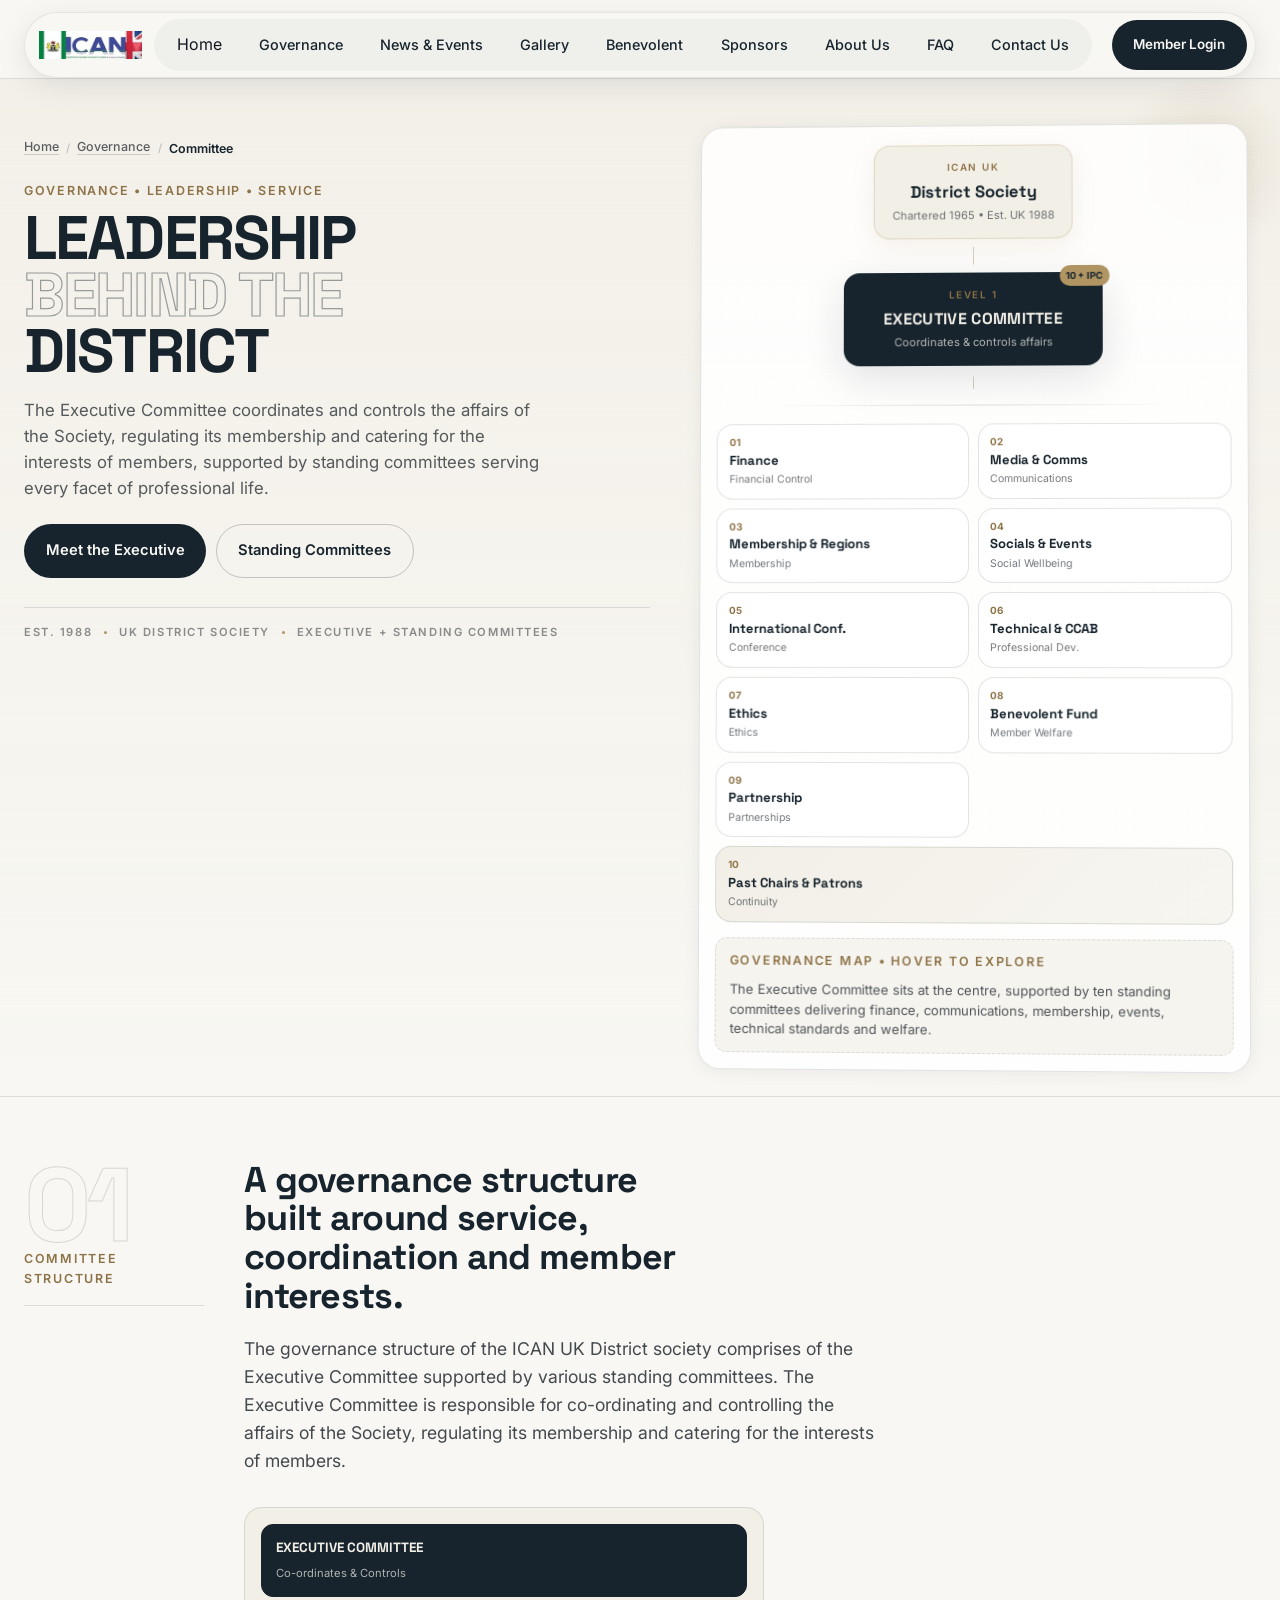
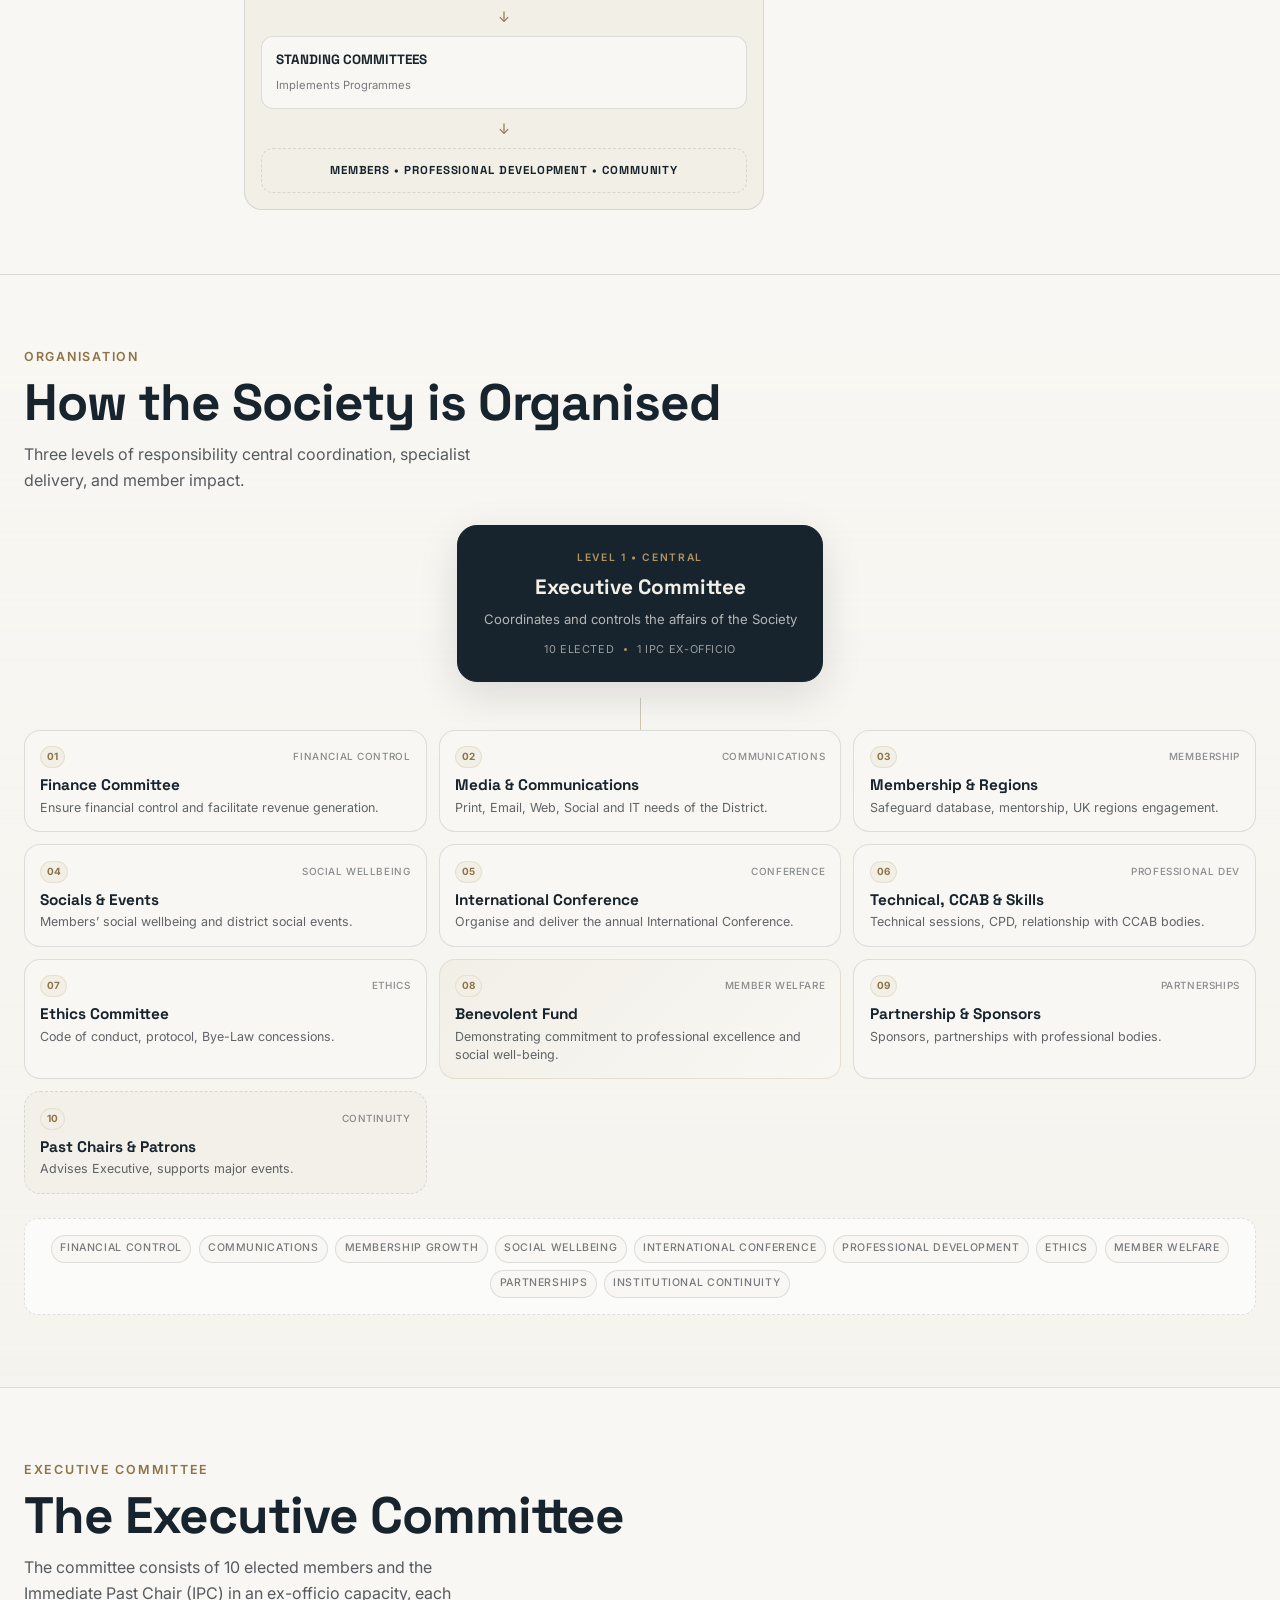
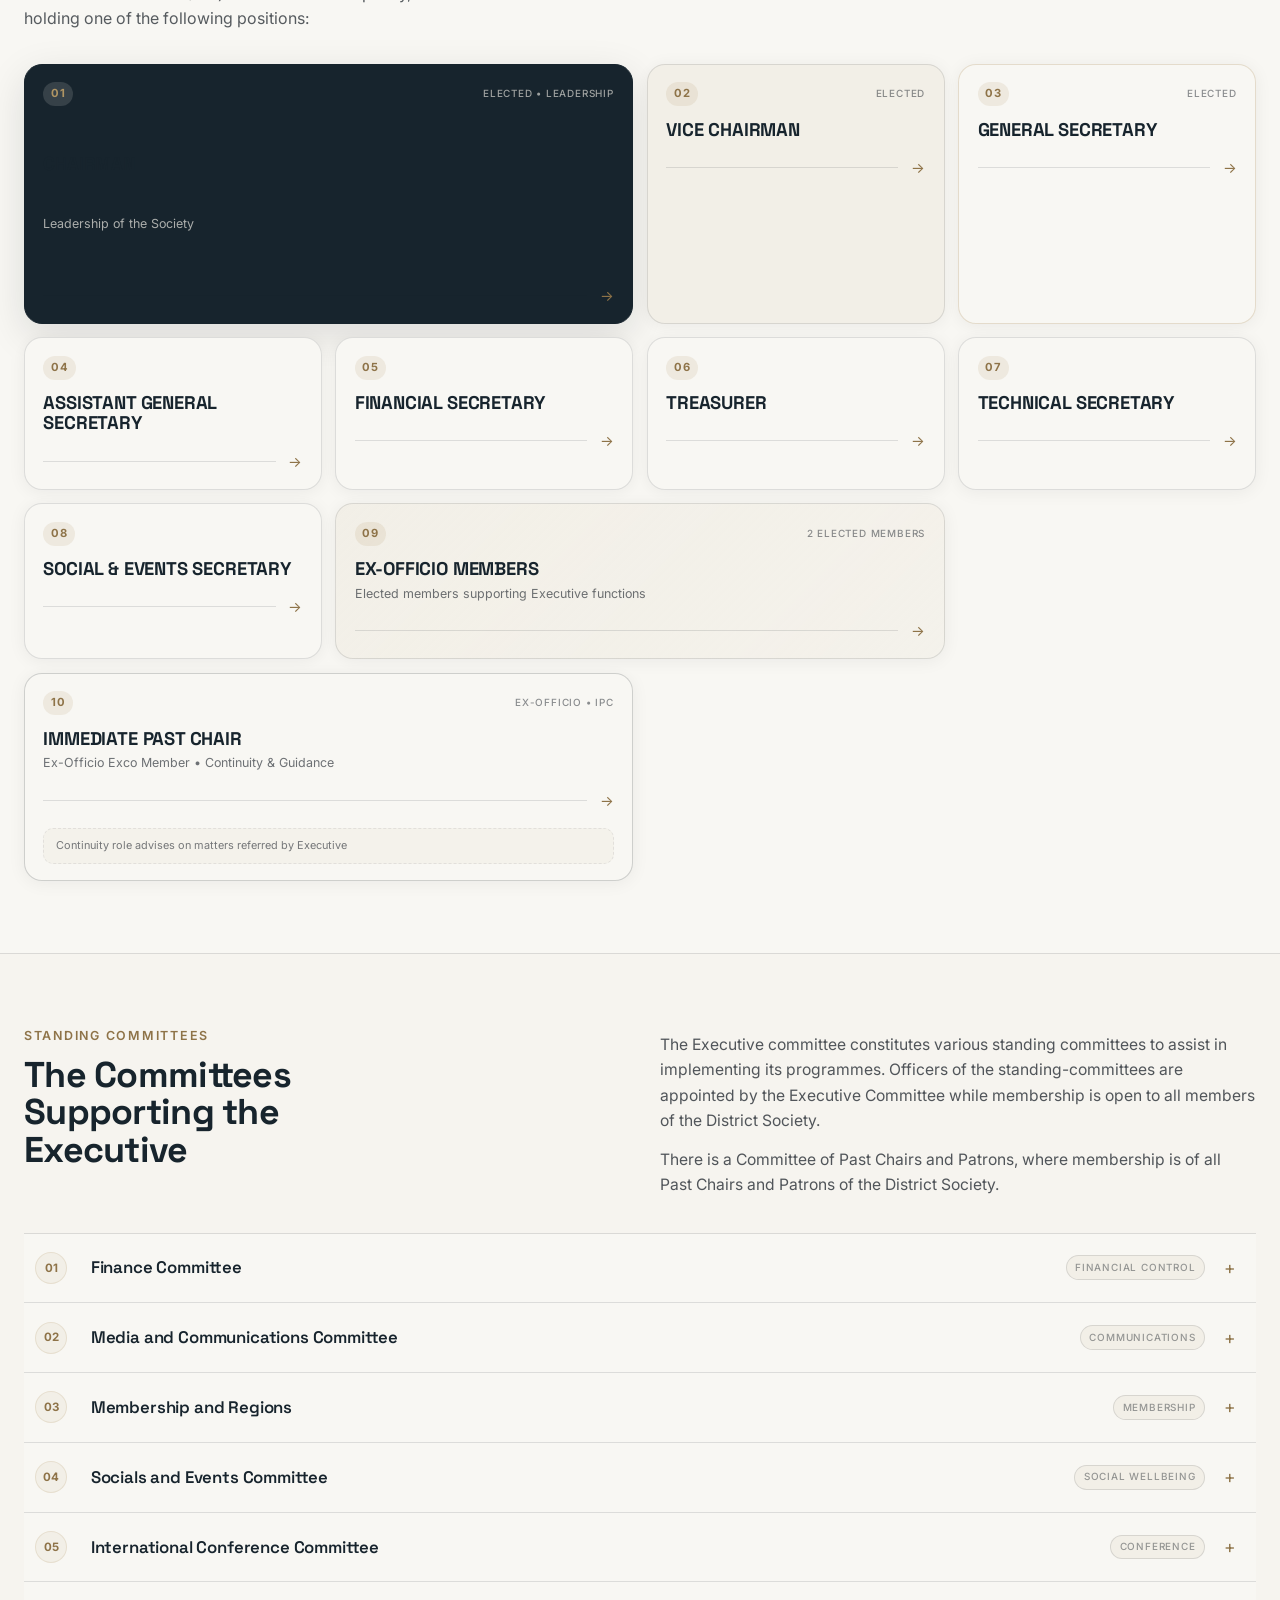
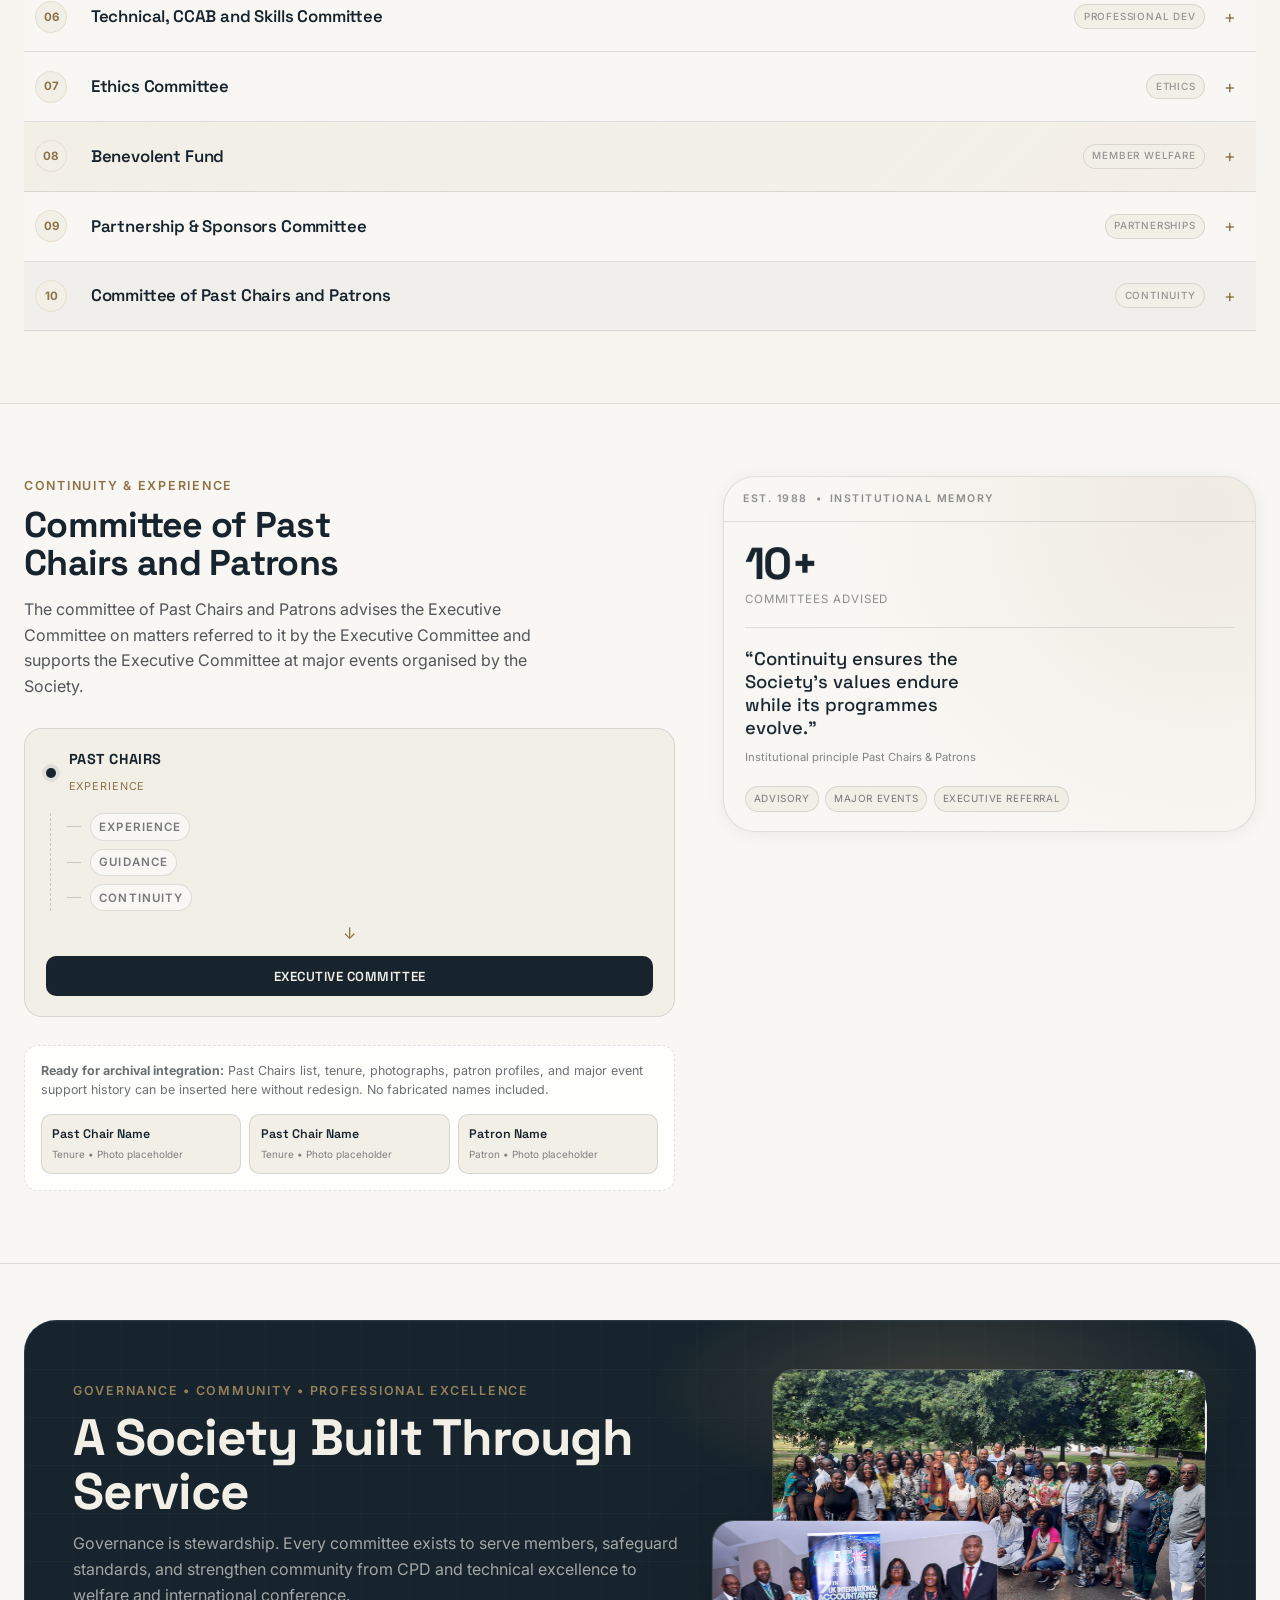
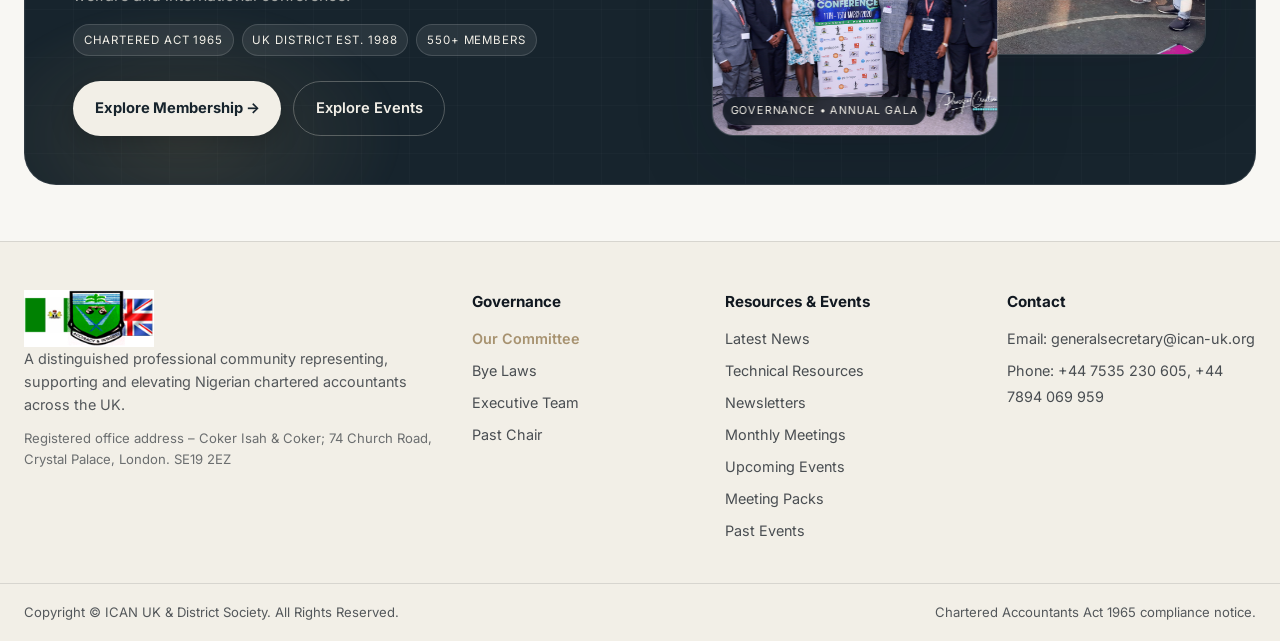
<file: pages/committee.html>
<!DOCTYPE html>
<html lang="en">

<head>
  <meta charset="UTF-8">
  <meta name="viewport" content="width=device-width, initial-scale=1.0">
  <meta name="theme-color" content="#17242D">
  <title>Committee & Governance | ICAN UK & District Society</title>
  <meta name="description"
    content="Governance structure of ICAN UK & District Society  Executive Committee, Standing Committees, Past Chairs & Patrons. Est. 1988.">
  <link rel="preconnect" href="https://fonts.googleapis.com">
  <link rel="preconnect" href="https://fonts.gstatic.com" crossorigin>
  <link
    href="https://fonts.googleapis.com/css2?family=Inter:wght@400;500;600&family=Space+Grotesk:wght@500;600;700&display=swap"
    rel="stylesheet">
  <link rel="stylesheet" href="../css/styles.css">
  <link rel="stylesheet" href="../css/committee.css">
</head>

<body data-page="committee">

  <div id="scroll-progress" class="scroll-progress" role="progressbar" aria-label="Page scroll progress" aria-valuemin="0" aria-valuemax="100" aria-valuenow="0"></div>

  <!-- HEADER - Reused exactly from homepage -->
  <header id="site-header" class="site-header">
    <div class="container header-inner">
      <a href="../index.html" class="logo">
        <img src="../images/logo.jpg" alt="ICAN UK and District Society logo - Institute of Chartered Accountants of Nigeria">
      </a>
      <nav id="primary-nav" class="primary-nav" aria-label="Primary">
        <ul class="nav-list">
          <!-- home -->
           <li class="nav-item has-mega" data-mega>
            <a href="../index.html">Home</a>
           </li>
          <li class="nav-item has-mega is-active" data-mega>
            <button type="button" class="nav-trigger" aria-haspopup="true" aria-expanded="false" aria-controls="mega-governance"
              id="trigger-governance">Governance</button>
            <div id="mega-governance" class="mega-menu">
              <div class="mega-grid">
                <div class="mega-col">
                  <h4>Governance</h4>
                  <p class="mega-desc">Oversight, standards and continuity.</p>
                </div>
                <ul class="mega-links">
                  <li><a href="committee.html" class="is-active-link" aria-current="page">Our Committee</a></li>
                  <li><a href="bye-law.html">Bye Laws</a></li>
                  <li><a href="executive.html">Executive Team</a></li>
                  <!-- <li><a href="#">Committee Lead</a></li> -->
                  <li><a href="past-chairs.html">Past Chair</a></li>
                </ul>
              </div>
            </div>
          </li>
          <li class="nav-item has-mega" data-mega>
            <button type="button" class="nav-trigger" aria-haspopup="true" aria-expanded="false" aria-controls="mega-news" id="trigger-news">
              News & Events
            </button>
            <div id="mega-news" class="mega-menu">
              <div class="mega-grid">
                <div class="mega-col">
                  <h4>Knowledge & Gathering</h4>
                  <p class="mega-desc">CPD, technical resources and community.</p>
                </div>
                <ul class="mega-links">
                  <li><a href="latest-news.html">News Latest</a></li>
                  <li><a href="events-calendar.html">Events Calendar</a></li>
                  <li><a href="events-calendar.html#upcoming-events">Upcoming Events</a></li>
                  <li><a href="events-calendar.html#monthly-meetings">Monthly Meetings</a></li>
                  <li><a href="events-calendar.html#resources">Meeting Packs</a></li>
                  <li><a href="events-calendar.html#past-events">Past Events</a></li>
                  <li><a href="#">Technical Resources</a></li>
                  <li><a href="#">Newsletters</a></li>
                </ul>
              </div>
            </div>
          </li>
          <li class="nav-item"><a href="gallery.html" class="nav-link">Gallery</a></li>
          <li class="nav-item"><a href="benevolent.html" class="nav-link">Benevolent</a></li>
          <li class="nav-item"><a href="sponsor.html" class="nav-link">Sponsors</a></li>
          <li class="nav-item"><a href="index.html#about" class="nav-link">About Us</a></li>
          <li class="nav-item"><a href="faq.html" class="nav-link">FAQ</a></li>
          <li class="nav-item"><a href="#footer" class="nav-link">Contact Us</a></li>
        </ul>
      </nav>
      <div class="header-actions">
        <a href="index.html#member-hub" class="btn btn-primary header-join">Member Login</a>
        <button type="button" id="mobile-toggle" class="mobile-toggle" aria-expanded="false" aria-controls="mobile-drawer"
          aria-label="Open navigation">
          <span class="hamburger">
            <i></i>
            <i></i>
            <i></i>
          </span>
        </button>
      </div>
    </div>

    <div id="nav-overlay" class="nav-overlay" hidden style="display:none"></div>
    <!-- MOBILE DRAWER  -->
    <div id="mobile-drawer" class="mobile-drawer" aria-hidden="true" role="dialog" aria-modal="true"
      aria-label="Mobile navigation">
      <div class="drawer-header">
        <a href="../index.html" class="logo">
          <img src="../images/logo.jpg" alt="ICAN UK and District Society logo - Institute of Chartered Accountants of Nigeria">
        </a>
        <button type="button" id="mobile-close" class="mobile-close" aria-label="Close navigation menu">×</button>
      </div>
      <div class="drawer-body">
        <div class="drawer-group">
          <button type="button" class="drawer-accordion" aria-expanded="false" aria-controls="drawer-gov">
            Governance
          </button>
          <div id="drawer-gov" class="drawer-panel" hidden>
            <a href="committee.html" class="is-active-link" aria-current="page">Our Committee</a>
            <a href="bye-law.html">Bye Laws</a>
            <a href="executive.html">Executive Team</a>
            <!-- <a href="#">Committee Lead</a> -->
            <a href="past-chairs.html">Past Chair</a>
          </div>
        </div>
        <div class="drawer-group">
          <button type="button" class="drawer-accordion" aria-expanded="false" aria-controls="drawer-news">
            News & Events
          </button>
          <div id="drawer-news" class="drawer-panel" hidden>
            <a href="latest-news.html">News Latest</a>
            <a href="events-calendar.html">Events Calendar</a>
            <a href="events-calendar.html#upcoming-events">Upcoming Events</a>
            <a href="events-calendar.html#monthly-meetings">Monthly Meetings</a>
            <a href="events-calendar.html#resources">Meeting Packs</a>
            <a href="events-calendar.html#past-events">Past Events</a>
            <a href="#">Technical Resources</a>
            <a href="#">Newsletters</a>
          </div>
        </div>
        <a href="gallery.html" class="drawer-link">Gallery</a>
        <a href="benevolent.html" class="drawer-link">Benevolent</a>
        <a href="#" class="drawer-link">Register</a>
        <a href="index.html#about" class="drawer-link">About Us</a>
        <a href="#footer" class="drawer-link">Contact Us</a>
        <a href="index.html#member-hub" class="drawer-link drawer-login">Member Login</a>
      </div>
    </div>
  </header>

  <main id="main-content" tabindex="-1">

    <!-- Floating Section Index - Desktop Only -->
    <nav class="section-index" aria-label="Governance sections">
      <span class="section-index-label">COMMITTEE</span>
      <div class="section-index-links">
        <a href="#structure" class="si-link is-active" data-section="structure"><span>01</span> STRUCTURE</a>
        <a href="#organisation" class="si-link" data-section="organisation"><span>02</span> ORGANISATION</a>
        <a href="#executive" class="si-link" data-section="executive"><span>03</span> EXECUTIVE</a>
        <a href="#standing" class="si-link" data-section="standing"><span>04</span> STANDING</a>
        <a href="#past" class="si-link" data-section="past"><span>05</span> PAST CHAIRS</a>
      </div>
      <div class="section-index-progress">
        <div class="si-progress-bar" id="si-progress"></div>
      </div>
    </nav>

    <!-- HERO SECTION -->
    <section class="c-hero">
      <div class="container c-hero-container">
        <div class="c-hero-inner">
          <div class="c-hero-left reveal">
            <nav class="b-breadcrumb reveal" aria-label="Breadcrumb">
              <a href="../index.html">Home</a><span class="sep">/</span>
              <a href="../pages/our-committee.html">Governance</a><span class="sep">/</span><span class="current">Committee</span>
            </nav>
            <p class="eyebrow">Governance • Leadership • Service</p>
            <h1 class="display c-hero-title">
              <span class="c-hero-title-line">Leadership</span>
              <span class="c-hero-title-line c-hero-title-line--accent">Behind the</span>
              <span class="c-hero-title-line">District</span>
            </h1>
            <p class="c-hero-desc">The Executive Committee coordinates and controls the affairs of the Society,
              regulating its membership and catering for the interests of members, supported by standing committees
              serving every facet of professional life.</p>
            <div class="c-hero-actions">
              <a href="#executive" class="btn btn-primary">Meet the Executive</a>
              <a href="#standing" class="btn btn-secondary">Standing Committees</a>
            </div>
            <div class="c-hero-meta">
              <span>EST. 1988</span><i></i><span>UK DISTRICT SOCIETY</span><i></i><span>EXECUTIVE + STANDING
                COMMITTEES</span>
            </div>
          </div>
          <div class="c-hero-right reveal" style="transition-delay: .12s">
            <div class="gov-visual-wrap">
              <div class="gov-visual" id="gov-hero-visual" aria-hidden="false"
                aria-label="Governance structure visualization">
                <!-- Center -->
                <div class="gv-center">
                  <div class="gv-node gv-node--central">
                    <span class="gv-node-kicker">ICAN UK</span>
                    <strong>District Society</strong>
                    <small>Chartered 1965 • Est. UK 1988</small>
                  </div>
                  <div class="gv-line gv-line--v"></div>
                </div>
                <!-- Executive -->
                <div class="gv-exec">
                  <div class="gv-node gv-node--exec is-highlight">
                    <span class="gv-node-kicker">LEVEL 1</span>
                    <strong>EXECUTIVE COMMITTEE</strong>
                    <small>Coordinates & controls affairs</small>
                    <span class="gv-node-index">10 + IPC</span>
                  </div>
                </div>
                <!-- Connectors to standing -->
                <div class="gv-connector-hub">
                  <div class="gv-line gv-line--v short"></div>
                  <div class="gv-line gv-line--h"></div>
                </div>
                <!-- Standing grid -->
                <div class="gv-standing">
                  <button class="gv-node gv-node--standing" data-committee="finance"
                    aria-describedby="gov-desc"><span>01</span><strong>Finance</strong><small>Financial
                      Control</small></button>
                  <button class="gv-node gv-node--standing" data-committee="media"><span>02</span><strong>Media &
                      Comms</strong><small>Communications</small></button>
                  <button class="gv-node gv-node--standing"
                    data-committee="membership"><span>03</span><strong>Membership &
                      Regions</strong><small>Membership</small></button>
                  <button class="gv-node gv-node--standing" data-committee="socials"><span>04</span><strong>Socials &
                      Events</strong><small>Social Wellbeing</small></button>
                  <button class="gv-node gv-node--standing"
                    data-committee="conference"><span>05</span><strong>International
                      Conf.</strong><small>Conference</small></button>
                  <button class="gv-node gv-node--standing" data-committee="technical"><span>06</span><strong>Technical
                      & CCAB</strong><small>Professional Dev.</small></button>
                  <button class="gv-node gv-node--standing"
                    data-committee="ethics"><span>07</span><strong>Ethics</strong><small>Ethics</small></button>
                  <button class="gv-node gv-node--standing"
                    data-committee="benevolent"><span>08</span><strong>Benevolent Fund</strong><small>Member
                      Welfare</small></button>
                  <button class="gv-node gv-node--standing"
                    data-committee="partnership"><span>09</span><strong>Partnership</strong><small>Partnerships</small></button>
                  <button class="gv-node gv-node--standing gv-node--patrons"
                    data-committee="past"><span>10</span><strong>Past Chairs &
                      Patrons</strong><small>Continuity</small></button>
                </div>
                <!-- Description panel -->
                <div class="gv-detail" id="gov-detail" aria-live="polite" aria-atomic="true">
                  <p class="eyebrow">Governance Map • Hover to explore</p>
                  <p class="gv-detail-text">The Executive Committee sits at the centre, supported by ten standing
                    committees delivering finance, communications, membership, events, technical standards and welfare.
                  </p>
                </div>
              </div>
              <!-- Depth elements -->
              <div class="gv-depth-grid" aria-hidden="true"></div>
              <div class="gv-depth-orb" aria-hidden="true"></div>
            </div>
          </div>
        </div>
      </div>
    </section>

    <!-- GOVERNANCE INTRODUCTION -->
    <section id="structure" class="section c-intro">
      <div class="container">
        <div class="c-intro-grid reveal">
          <div class="c-intro-side">
            <div class="c-intro-number">01</div>
            <p class="eyebrow">Committee Structure</p>
            <div class="c-intro-rule"></div>
          </div>
          <div class="c-intro-main">
            <h2 class="display c-intro-heading">A governance structure built around service, coordination and member
              interests.</h2>
            <p class="c-intro-copy">The governance structure of the ICAN UK District society comprises of the Executive
              Committee supported by various standing committees. The Executive Committee is responsible for
              co-ordinating and controlling the affairs of the Society, regulating its membership and catering for the
              interests of members.</p>
            <div class="c-intro-flow" aria-hidden="true">
              <div class="c-flow-node c-flow-node--primary"><strong>EXECUTIVE COMMITTEE</strong><span>Co-ordinates &
                  Controls</span></div>
              <div class="c-flow-arrow">↓</div>
              <div class="c-flow-node c-flow-node--secondary"><strong>STANDING COMMITTEES</strong><span>Implements
                  Programmes</span></div>
              <div class="c-flow-arrow">↓</div>
              <div class="c-flow-node c-flow-node--tertiary"><strong>MEMBERS • PROFESSIONAL DEVELOPMENT •
                  COMMUNITY</strong></div>
            </div>
          </div>
        </div>
      </div>
    </section>

    <!-- GOVERNANCE ORGANISATION VISUALIZATION -->
    <section id="organisation" class="section c-org">
      <div class="container">
        <div class="section-head reveal">
          <p class="eyebrow">Organisation</p>
          <h2 class="display">How the Society is Organised</h2>
          <p class="subhead">Three levels of responsibility  central coordination, specialist delivery, and member
            impact.</p>
        </div>

        <div class="c-org-visual reveal">
          <div class="c-org-level c-org-level--1">
            <div class="org-central">
              <div class="org-node org-node--central">
                <span class="org-kicker">Level 1 • Central</span>
                <h3>Executive Committee</h3>
                <p>Coordinates and controls the affairs of the Society</p>
                <div class="org-meta"><span>10 Elected</span><i></i><span>1 IPC Ex-Officio</span></div>
              </div>
            </div>
          </div>

          <div class="c-org-connector"><span></span></div>

          <div class="c-org-level c-org-level--2 reveal">
            <div class="org-grid" id="org-grid">
              <!-- JS will populate, but HTML fallback present -->
              <article class="org-card" data-committee="finance" tabindex="0" aria-expanded="false"
                aria-controls="org-detail-finance">
                <div tabindex="0" role="button" aria-label="View committee details" class="org-card-head"><span class="org-index">01</span><span class="org-tag">Financial
                    Control</span></div>
                <h4>Finance Committee</h4>
                <p class="org-desc">Ensure financial control and facilitate revenue generation.</p>
                <span class="org-arrow">→</span>
              </article>
              <article class="org-card" data-committee="media" tabindex="0" aria-expanded="false">
                <div tabindex="0" role="button" aria-label="View committee details" class="org-card-head"><span class="org-index">02</span><span class="org-tag">Communications</span>
                </div>
                <h4>Media & Communications</h4>
                <p class="org-desc">Print, Email, Web, Social and IT needs of the District.</p>
                <span class="org-arrow">→</span>
              </article>
              <article class="org-card" data-committee="membership" tabindex="0" aria-expanded="false">
                <div tabindex="0" role="button" aria-label="View committee details" class="org-card-head"><span class="org-index">03</span><span class="org-tag">Membership</span>
                </div>
                <h4>Membership & Regions</h4>
                <p class="org-desc">Safeguard database, mentorship, UK regions engagement.</p>
                <span class="org-arrow">→</span>
              </article>
              <article class="org-card" data-committee="socials" tabindex="0" aria-expanded="false">
                <div tabindex="0" role="button" aria-label="View committee details" class="org-card-head"><span class="org-index">04</span><span class="org-tag">Social
                    Wellbeing</span></div>
                <h4>Socials & Events</h4>
                <p class="org-desc">Members’ social wellbeing and district social events.</p>
                <span class="org-arrow">→</span>
              </article>
              <article class="org-card" data-committee="conference" tabindex="0" aria-expanded="false">
                <div tabindex="0" role="button" aria-label="View committee details" class="org-card-head"><span class="org-index">05</span><span class="org-tag">Conference</span>
                </div>
                <h4>International Conference</h4>
                <p class="org-desc">Organise and deliver the annual International Conference.</p>
                <span class="org-arrow">→</span>
              </article>
              <article class="org-card" data-committee="technical" tabindex="0" aria-expanded="false">
                <div tabindex="0" role="button" aria-label="View committee details" class="org-card-head"><span class="org-index">06</span><span class="org-tag">Professional
                    Dev</span></div>
                <h4>Technical, CCAB & Skills</h4>
                <p class="org-desc">Technical sessions, CPD, relationship with CCAB bodies.</p>
                <span class="org-arrow">→</span>
              </article>
              <article class="org-card" data-committee="ethics" tabindex="0" aria-expanded="false">
                <div tabindex="0" role="button" aria-label="View committee details" class="org-card-head"><span class="org-index">07</span><span class="org-tag">Ethics</span></div>
                <h4>Ethics Committee</h4>
                <p class="org-desc">Code of conduct, protocol, Bye-Law concessions.</p>
                <span class="org-arrow">→</span>
              </article>
              <article class="org-card org-card--warm" data-committee="benevolent" tabindex="0" aria-expanded="false">
                <div tabindex="0" role="button" aria-label="View committee details" class="org-card-head"><span class="org-index">08</span><span class="org-tag">Member Welfare</span>
                </div>
                <h4>Benevolent Fund</h4>
                <p class="org-desc">Demonstrating commitment to professional excellence and social well-being.</p>
                <span class="org-arrow">→</span>
              </article>
              <article class="org-card" data-committee="partnership" tabindex="0" aria-expanded="false">
                <div tabindex="0" role="button" aria-label="View committee details" class="org-card-head"><span class="org-index">09</span><span class="org-tag">Partnerships</span>
                </div>
                <h4>Partnership & Sponsors</h4>
                <p class="org-desc">Sponsors, partnerships with professional bodies.</p>
                <span class="org-arrow">→</span>
              </article>
              <article class="org-card org-card--archive" data-committee="past" tabindex="0" aria-expanded="false">
                <div tabindex="0" role="button" aria-label="View committee details" class="org-card-head"><span class="org-index">10</span><span class="org-tag">Continuity</span>
                </div>
                <h4>Past Chairs & Patrons</h4>
                <p class="org-desc">Advises Executive, supports major events.</p>
                <span class="org-arrow">→</span>
              </article>
            </div>
          </div>

          <div class="c-org-level c-org-level--3 reveal">
            <div class="org-impact">
              <span class="org-impact-item">Financial Control</span>
              <span class="org-impact-item">Communications</span>
              <span class="org-impact-item">Membership Growth</span>
              <span class="org-impact-item">Social Wellbeing</span>
              <span class="org-impact-item">International Conference</span>
              <span class="org-impact-item">Professional Development</span>
              <span class="org-impact-item">Ethics</span>
              <span class="org-impact-item">Member Welfare</span>
              <span class="org-impact-item">Partnerships</span>
              <span class="org-impact-item">Institutional Continuity</span>
            </div>
          </div>
        </div>
      </div>
    </section>

    <!-- EXECUTIVE COMMITTEE -->
    <section id="executive" class="section c-executive">
      <div class="container">
        <div class="section-head reveal">
          <p class="eyebrow">Executive Committee</p>
          <h2 class="display">The Executive Committee</h2>
          <p class="subhead">The committee consists of 10 elected members and the Immediate Past Chair (IPC) in an
            ex-officio capacity, each holding one of the following positions:</p>
        </div>

        <div class="exec-grid reveal" id="exec-grid">
          <!-- Featured Chairman -->
          <article class="exec-card exec-card--featured" tabindex="0">
            <div class="exec-card-top">
              <span class="exec-index">01</span>
              <span class="exec-status">Elected • Leadership</span>
            </div>
            <h3>Chairman</h3>
            <p class="exec-role-desc">Leadership of the Society</p>
            <div class="exec-card-foot"><span class="exec-line"></span><span class="exec-arrow">→</span></div>
          </article>

          <article class="exec-card exec-card--vice" tabindex="0">
            <div class="exec-card-top"><span class="exec-index">02</span><span class="exec-status">Elected</span></div>
            <h3>Vice Chairman</h3>
            <div class="exec-card-foot"><span class="exec-line"></span><span class="exec-arrow">→</span></div>
          </article>

          <article class="exec-card exec-card--sec" tabindex="0">
            <div class="exec-card-top"><span class="exec-index">03</span><span class="exec-status">Elected</span></div>
            <h3>General Secretary</h3>
            <div class="exec-card-foot"><span class="exec-line"></span><span class="exec-arrow">→</span></div>
          </article>

          <article class="exec-card" tabindex="0">
            <div class="exec-card-top"><span class="exec-index">04</span></div>
            <h3>Assistant General Secretary</h3>
            <div class="exec-card-foot"><span class="exec-line"></span><span class="exec-arrow">→</span></div>
          </article>

          <article class="exec-card" tabindex="0">
            <div class="exec-card-top"><span class="exec-index">05</span></div>
            <h3>Financial Secretary</h3>
            <div class="exec-card-foot"><span class="exec-line"></span><span class="exec-arrow">→</span></div>
          </article>

          <article class="exec-card" tabindex="0">
            <div class="exec-card-top"><span class="exec-index">06</span></div>
            <h3>Treasurer</h3>
            <div class="exec-card-foot"><span class="exec-line"></span><span class="exec-arrow">→</span></div>
          </article>

          <article class="exec-card" tabindex="0">
            <div class="exec-card-top"><span class="exec-index">07</span></div>
            <h3>Technical Secretary</h3>
            <div class="exec-card-foot"><span class="exec-line"></span><span class="exec-arrow">→</span></div>
          </article>

          <article class="exec-card" tabindex="0">
            <div class="exec-card-top"><span class="exec-index">08</span></div>
            <h3>Social & Events Secretary</h3>
            <div class="exec-card-foot"><span class="exec-line"></span><span class="exec-arrow">→</span></div>
          </article>

          <article class="exec-card exec-card--exofficio" tabindex="0">
            <div class="exec-card-top"><span class="exec-index">09</span><span class="exec-status">2 Elected
                Members</span></div>
            <h3>Ex-Officio Members</h3>
            <p class="exec-role-desc">Elected members supporting Executive functions</p>
            <div class="exec-card-foot"><span class="exec-line"></span><span class="exec-arrow">→</span></div>
          </article>

          <article class="exec-card exec-card--ipc" tabindex="0">
            <div class="exec-card-top"><span class="exec-index">10</span><span class="exec-status">Ex-Officio •
                IPC</span></div>
            <h3>Immediate Past Chair</h3>
            <p class="exec-role-desc">Ex-Officio Exco Member • Continuity & Guidance</p>
            <div class="exec-card-foot"><span class="exec-line"></span><span class="exec-arrow">→</span></div>
            <div class="exec-placeholder"><span>Continuity role  advises on matters referred by Executive</span></div>
          </article>
        </div>
      </div>
    </section>

    <!-- STANDING COMMITTEES -->
    <section id="standing" class="section c-standing">
      <div class="container">
        <div class="c-standing-intro reveal">
          <div class="c-standing-head">
            <p class="eyebrow">Standing Committees</p>
            <h2 class="display">The Committees Supporting the Executive</h2>
          </div>
          <div class="c-standing-copy">
            <p>The Executive committee constitutes various standing committees to assist in implementing its programmes.
              Officers of the standing-committees are appointed by the Executive Committee while membership is open to
              all members of the District Society.</p>
            <p>There is a Committee of Past Chairs and Patrons, where membership is of all Past Chairs and Patrons of
              the District Society.</p>
          </div>
        </div>

        <div class="standing-list reveal" id="standing-list" role="list">
          <!-- Finance -->
          <div class="standing-item" role="listitem" data-committee="finance">
            <button class="standing-trigger" aria-expanded="false" aria-controls="standing-finance"
              id="trigger-finance">
              <span class="standing-index">01</span>
              <span class="standing-title">Finance Committee</span>
              <span class="standing-tag">Financial Control</span>
              <span class="standing-icon" aria-hidden="true">+</span>
            </button>
            <div id="standing-finance" class="standing-panel" hidden>
              <div class="standing-panel-inner">
                <div class="standing-meta"><span class="eyebrow">Objective</span><span class="standing-category">Finance
                    • Revenue • Control</span></div>
                <p>The Committee's objective is to ensure financial control in the District's affairs and facilitate
                  revenue generation.</p>
                <div class="standing-leadership">
                  <div class="standing-leader">
                    <span class="standing-leader-role">Chair</span>
                    <strong>Benjamin Ajayi</strong>
                  </div>
                  <div class="standing-leader">
                    <span class="standing-leader-role">Secretary</span>
                    <strong>Nnewima Nwafor-Orizu</strong>
                  </div>
                </div>
                <div class="standing-foot"><span>Chair appointed by Executive • Membership open to all members</span>
                </div>
              </div>
            </div>
          </div>

          <!-- Media -->
          <div class="standing-item" role="listitem" data-committee="media">
            <button class="standing-trigger" aria-expanded="false" aria-controls="standing-media" id="trigger-media">
              <span class="standing-index">02</span>
              <span class="standing-title">Media and Communications Committee</span>
              <span class="standing-tag">Communications</span>
              <span class="standing-icon" aria-hidden="true">+</span>
            </button>
            <div id="standing-media" class="standing-panel" hidden>
              <div class="standing-panel-inner">
                <div class="standing-meta"><span class="eyebrow">Objective</span><span class="standing-category">Print •
                    Email • Web • Social • IT</span></div>
                <p>The Committee's objective are to deliver all media and communication needs of the district - Print,
                  Email, Web, Social media etc; as well as deliver all Information Technology needs of the District.</p>
                <div class="standing-leadership">
                  <div class="standing-leader">
                    <span class="standing-leader-role">Chair</span>
                    <strong>Nnenna Anyanwu</strong>
                  </div>
                  <div class="standing-leader">
                    <span class="standing-leader-role">Secretary</span>
                    <strong>Nojeem Yusuf</strong>
                  </div>
                </div>
              </div>
            </div>
          </div>

          <!-- Membership -->
          <div class="standing-item" role="listitem" data-committee="membership">
            <button class="standing-trigger" aria-expanded="false" aria-controls="standing-membership"
              id="trigger-membership">
              <span class="standing-index">03</span>
              <span class="standing-title">Membership and Regions</span>
              <span class="standing-tag">Membership</span>
              <span class="standing-icon" aria-hidden="true">+</span>
            </button>
            <div id="standing-membership" class="standing-panel" hidden>
              <div class="standing-panel-inner">
                <div class="standing-meta"><span class="eyebrow">Objective</span><span
                    class="standing-category">Database • Dormant • Mentorship • Regions</span></div>
                <p>The Committee's objectives are to manage and safeguard the membership database, reach out to dormant
                  members and expand District's membership base; provide adequate mentorship programmes as well as reach
                  out to and involve members located in other United Kingdom regions in District activities.</p>
                <div class="standing-leadership">
                  <div class="standing-leader">
                    <span class="standing-leader-role">Chair</span>
                    <strong>Tope Imevbore</strong>
                  </div>
                  <div class="standing-leader">
                    <span class="standing-leader-role">Secretary</span>
                    <strong>Chinasa Mbachu</strong>
                  </div>
                </div>
              </div>
            </div>
          </div>

          <!-- Socials -->
          <div class="standing-item" role="listitem" data-committee="socials">
            <button class="standing-trigger" aria-expanded="false" aria-controls="standing-socials"
              id="trigger-socials">
              <span class="standing-index">04</span>
              <span class="standing-title">Socials and Events Committee</span>
              <span class="standing-tag">Social Wellbeing</span>
              <span class="standing-icon" aria-hidden="true">+</span>
            </button>
            <div id="standing-socials" class="standing-panel" hidden>
              <div class="standing-panel-inner">
                <div class="standing-meta"><span class="eyebrow">Objective</span><span
                    class="standing-category">Wellbeing • Socials</span></div>
                <p>The Committee's objective is to facilitate Members’ social wellbeing and organise all district social
                  events.</p>
                <div class="standing-leadership">
                  <div class="standing-leader">
                    <span class="standing-leader-role">Chair</span>
                    <strong>Wunmi Hassan</strong>
                  </div>
                  <div class="standing-leader">
                    <span class="standing-leader-role">Secretary</span>
                    <strong>Olayinka Oluwi</strong>
                  </div>
                </div>
              </div>
            </div>
          </div>

          <!-- International Conference -->
          <div class="standing-item" role="listitem" data-committee="conference">
            <button class="standing-trigger" aria-expanded="false" aria-controls="standing-conference"
              id="trigger-conference">
              <span class="standing-index">05</span>
              <span class="standing-title">International Conference Committee</span>
              <span class="standing-tag">Conference</span>
              <span class="standing-icon" aria-hidden="true">+</span>
            </button>
            <div id="standing-conference" class="standing-panel" hidden>
              <div class="standing-panel-inner">
                <div class="standing-meta"><span class="eyebrow">Objective</span><span class="standing-category">Annual
                    Conference • Programme • Delivery</span></div>
                <p>The Committee's objective is to organise and deliver the District's annual International Conference.
                </p>
                <div class="standing-leadership">
                  <div class="standing-leader">
                    <span class="standing-leader-role">Chair</span>
                    <strong>Tayo Animashaun</strong>
                  </div>
                  <div class="standing-leader">
                    <span class="standing-leader-role">Secretary</span>
                    <strong>Kemi Phillips</strong>
                  </div>
                </div>
                <div class="standing-foot"><span>Works closely with Executive • Venue, Sponsors, Programme</span></div>
              </div>
            </div>
          </div>

          <!-- Technical -->
          <div class="standing-item" role="listitem" data-committee="technical">
            <button class="standing-trigger" aria-expanded="false" aria-controls="standing-technical"
              id="trigger-technical">
              <span class="standing-index">06</span>
              <span class="standing-title">Technical, CCAB and Skills Committee</span>
              <span class="standing-tag">Professional Dev</span>
              <span class="standing-icon" aria-hidden="true">+</span>
            </button>
            <div id="standing-technical" class="standing-panel" hidden>
              <div class="standing-panel-inner">
                <div class="standing-meta"><span class="eyebrow">Objective</span><span
                    class="standing-category">Technical • CPD • CCAB • Skills</span></div>
                <p>The Committee's objective is to organise technical sessions which are accredited by The Institute,
                  with aim to fulfil skills and professional development needs of members; ensure harmonious
                  relationship with other CCAB bodies.</p>
                <div class="standing-leadership">
                  <div class="standing-leader">
                    <span class="standing-leader-role">Chair</span>
                    <strong>Seyi Bamisaye</strong>
                  </div>
                  <div class="standing-leader">
                    <span class="standing-leader-role">Secretary</span>
                    <strong>Franklin Nakpodia</strong>
                  </div>
                </div>
              </div>
            </div>
          </div>

          <!-- Ethics -->
          <div class="standing-item" role="listitem" data-committee="ethics">
            <button class="standing-trigger" aria-expanded="false" aria-controls="standing-ethics" id="trigger-ethics">
              <span class="standing-index">07</span>
              <span class="standing-title">Ethics Committee</span>
              <span class="standing-tag">Ethics</span>
              <span class="standing-icon" aria-hidden="true">+</span>
            </button>
            <div id="standing-ethics" class="standing-panel" hidden>
              <div class="standing-panel-inner">
                <div class="standing-meta"><span class="eyebrow">Objective</span><span class="standing-category">Code •
                    Protocol • Bye-Laws</span></div>
                <p>The Committee's objectives are to develop a code of conduct for members of the ICAN UK and District
                  Society and ensure protocol at all meetings (including timeliness); deliver appropriate and relevant
                  Bye-Law concessions to ensure continued harmony - ensure concessions granted to previous Caretaker
                  Committee is extended for at least 3 years.</p>
                <div class="standing-leadership">
                  <div class="standing-leader">
                    <span class="standing-leader-role">Chair</span>
                    <strong>Yetunde Raimi-Odimayo</strong>
                  </div>
                  <div class="standing-leader">
                    <span class="standing-leader-role">Secretary</span>
                    <strong>Abiola Elizabeth James</strong>
                  </div>
                </div>
              </div>
            </div>
          </div>

          <!-- Benevolent -->
          <div class="standing-item standing-item--benevolent" role="listitem" data-committee="benevolent">
            <button class="standing-trigger" aria-expanded="false" aria-controls="standing-benevolent"
              id="trigger-benevolent">
              <span class="standing-index">08</span>
              <span class="standing-title">Benevolent Fund</span>
              <span class="standing-tag">Member Welfare</span>
              <span class="standing-icon" aria-hidden="true">+</span>
            </button>
            <div id="standing-benevolent" class="standing-panel" hidden>
              <div class="standing-panel-inner">
                <div class="standing-meta"><span class="eyebrow">Objective • Established 2014</span><span
                    class="standing-category">Welfare • Support</span></div>
                <p>This fund was set up by the pioneers of ICAN UK and the District Society in 2014. It is to serve as a
                  practical way of demonstrating the District’s commitment to part of its mission to “… help our members
                  achieve professional excellence and social well-being …”</p>
                <div class="benevolent-feature">
                  <div class="benevolent-feature-inner">
                    <strong>Benevolent Fund</strong>
                    <p>Member support rooted in the Society’s mission  professional excellence and social well-being.
                      Established by the pioneers in 2014.</p>
                    <span>Confidential support • Welfare • Community care</span>
                  </div>
                </div>
              </div>
            </div>
          </div>

          <!-- Partnership -->
          <div class="standing-item" role="listitem" data-committee="partnership">
            <button class="standing-trigger" aria-expanded="false" aria-controls="standing-partnership"
              id="trigger-partnership">
              <span class="standing-index">09</span>
              <span class="standing-title">Partnership & Sponsors Committee</span>
              <span class="standing-tag">Partnerships</span>
              <span class="standing-icon" aria-hidden="true">+</span>
            </button>
            <div id="standing-partnership" class="standing-panel" hidden>
              <div class="standing-panel-inner">
                <div class="standing-meta"><span class="eyebrow">Objective</span><span
                    class="standing-category">Sponsors • Partnerships • Professional Bodies</span></div>
                <p>Reach out to sponsors - exiting and seek new sponsors / UK-based & Nigeria based, and form new
                  partnerships with other professional bodies.</p>
              </div>
            </div>
          </div>

          <!-- Past Chairs -->
          <div class="standing-item standing-item--past" role="listitem" data-committee="past">
            <button class="standing-trigger" aria-expanded="false" aria-controls="standing-past" id="trigger-past">
              <span class="standing-index">10</span>
              <span class="standing-title">Committee of Past Chairs and Patrons</span>
              <span class="standing-tag">Continuity</span>
              <span class="standing-icon" aria-hidden="true">+</span>
            </button>
            <div id="standing-past" class="standing-panel" hidden>
              <div class="standing-panel-inner">
                <div class="standing-meta"><span class="eyebrow">Objective</span><span
                    class="standing-category">Experience • Guidance • Continuity</span></div>
                <p>The committee of Past Chairs and Patrons advises the Executive Committee on matters referred to it by
                  the Executive Committee and supports the Executive Committee at major events organised by the Society.
                </p>
                <div class="standing-leadership">
                  <div class="standing-leader">
                    <span class="standing-leader-role">Chair</span>
                    <strong>David Fadipe</strong>
                  </div>
                  <div class="standing-leader">
                    <span class="standing-leader-role">Secretary</span>
                    <strong>Segun Omorayewa</strong>
                  </div>
                </div>
              </div>
            </div>
          </div>
        </div>
      </div>
    </section>

    <!-- PAST CHAIRS & PATRONS - Archival -->
    <section id="past" class="section c-past">
      <div class="container">
        <div class="c-past-grid reveal">
          <div class="c-past-left">
            <p class="eyebrow">Continuity & Experience</p>
            <h2 class="display">Committee of Past Chairs and Patrons</h2>
            <p class="c-past-desc">The committee of Past Chairs and Patrons advises the Executive Committee on matters
              referred to it by the Executive Committee and supports the Executive Committee at major events organised
              by the Society.</p>
            <div class="c-past-structure">
              <div class="past-line"><span class="past-dot"></span>
                <div class="past-content"><strong>PAST CHAIRS</strong><span>Experience</span></div>
              </div>
              <div class="past-branch">
                <div class="past-branch-line"></div>
                <div class="past-branch-items">
                  <div class="past-branch-item"><span>EXPERIENCE</span></div>
                  <div class="past-branch-item"><span>GUIDANCE</span></div>
                  <div class="past-branch-item"><span>CONTINUITY</span></div>
                </div>
              </div>
              <div class="past-arrow">↓</div>
              <div class="past-exec-pill">EXECUTIVE COMMITTEE</div>
            </div>
            <div class="c-past-placeholder">
              <p><strong>Ready for archival integration:</strong> Past Chairs list, tenure, photographs, patron
                profiles, and major event support history can be inserted here without redesign. No fabricated names
                included.</p>
              <div class="past-placeholder-grid">
                <div class="past-ph-item"><span>Past Chair Name</span><small>Tenure • Photo placeholder</small></div>
                <div class="past-ph-item"><span>Past Chair Name</span><small>Tenure • Photo placeholder</small></div>
                <div class="past-ph-item"><span>Patron Name</span><small>Patron • Photo placeholder</small></div>
              </div>
            </div>
          </div>
          <div class="c-past-right">
            <div class="past-editorial-card">
              <div class="past-card-top"><span>EST. 1988</span><span>•</span><span>INSTITUTIONAL MEMORY</span></div>
              <div class="past-card-main">
                <div class="past-stat"><strong>10+</strong><span>Committees advised</span></div>
                <div class="past-divider"></div>
                <div class="past-quote">
                  <p>“Continuity ensures the Society’s values endure while its programmes evolve.”</p>
                  <small>Institutional principle  Past Chairs & Patrons</small>
                </div>
                <div class="past-card-foot">
                  <span class="past-foot-tag">Advisory</span>
                  <span class="past-foot-tag">Major Events</span>
                  <span class="past-foot-tag">Executive Referral</span>
                </div>
              </div>
              <div class="past-depth" aria-hidden="true"></div>
            </div>
          </div>
        </div>
      </div>
    </section>

    <!-- GOVERNANCE CTA -->
    <section class="section c-cta">
      <div class="container">
        <div class="cta-panel reveal c-cta-panel">
          <div class="cta-depth" aria-hidden="true">
            <div class="cta-light"></div>
            <div class="cta-gridline"></div>
            <div class="cta-brass-orb"></div>
          </div>
          <div class="cta-main">
            <div class="cta-content">
              <p class="eyebrow" style="color:var(--color-brass)">Governance • Community • Professional Excellence</p>
              <h2 class="display" style="color:var(--color-ivory)">A Society Built Through Service</h2>
              <p>Governance is stewardship. Every committee exists to serve members, safeguard standards, and strengthen
                community  from CPD and technical excellence to welfare and international conference.</p>
              <div class="cta-bullets"><span>Chartered Act 1965</span><span>UK District Est. 1988</span><span>550+
                  Members</span></div>
              <div class="cta-actions"><a href="#" class="btn btn-cta-primary">Explore Membership →</a><a href="#"
                  class="btn btn-cta-secondary">Explore Events</a></div>
            </div>
            <div class="cta-visual" aria-hidden="true">
              <figure class="cta-img cta-img--main"><img src="../images/ICANUKPICNIC241.jpg" alt="Members of ICAN UK community at annual picnic gathering in London" loading="lazy">
              </figure>
              <figure class="cta-img cta-img--small"><img src="../images/Gallery1.jpeg" alt="Members celebrating at ICAN UK annual gala dinner" loading="lazy"><span
                  class="cta-badge">Governance • Annual Gala</span></figure>
              <div class="cta-float-card"><strong>10</strong><span>Standing Committees</span></div>
            </div>
          </div>
        </div>
      </div>
    </section>

  </main>

  <!-- FOOTER  -->
  <footer id="footer" class="footer" role="contentinfo">
    <div class="container footer-grid">
      <div class="footer-col">
        <div class="logo footer-logo">
          <img src="../images/logo-2.png" alt="ICAN UK and District Society logo - Institute of Chartered Accountants of Nigeria">
        </div>
        <p class="footer-summary">A distinguished professional community representing, supporting and elevating Nigerian
          chartered accountants across the UK.</p>
        <p class="footer-address">Registered office address – Coker Isah & Coker; 74 Church Road, Crystal Palace,
        London. SE19 2EZ</p>
      </div>
      <div class="footer-col">
        <h4>Governance</h4>
        <ul>
          <li><a href="committee.html" class="is-active-link" aria-current="page">Our Committee</a></li>
          <li><a href="bye-law.html">Bye Laws</a></li>
          <li><a href="executive.html">Executive Team</a></li>
          <!-- <li><a href="#">Committee Lead</a></li> -->
          <li><a href="past-chairs.html">Past Chair</a></li>
        </ul>
      </div>
      <div class="footer-col">
        <h4>Resources & Events</h4>
        <ul>
          <li><a href="latest-news.html">Latest News</a></li>
          <li><a href="#">Technical Resources</a></li>
          <li><a href="#">Newsletters</a></li>
          <li><a href="#">Monthly Meetings</a></li>
          <li><a href="#">Upcoming Events</a></li>
          <li><a href="#">Meeting Packs</a></li>
          <li><a href="#">Past Events</a></li>
        </ul>
      </div>
      <div class="footer-col">
        <h4>Contact</h4>
        <ul>
          <li><span>Email: generalsecretary@ican-uk.org</span></li>
          <li><span>Phone: +44 7535 230 605, +44 7894 069 959</span></li>
          <!-- <li><span>Social: [configurable]</span></li> -->
        </ul>
      </div>
    </div>
    <div class="footer-bottom">
      <div class="container bottom-inner">
        <p>Copyright © ICAN UK & District Society. All Rights Reserved.</p>
        <p class="compliance">Chartered Accountants Act 1965 compliance notice.</p>
      </div>
    </div>
  </footer>

  <button type="button" id="back-to-top" class="back-to-top" aria-label="Back to top"><span aria-hidden="true">↑</span><span class="visually-hidden">Back to top</span></button>
  <script src="../js/script.js"></script>
  <script src="../js/committee.js"></script>
</body>

</html>
</file>
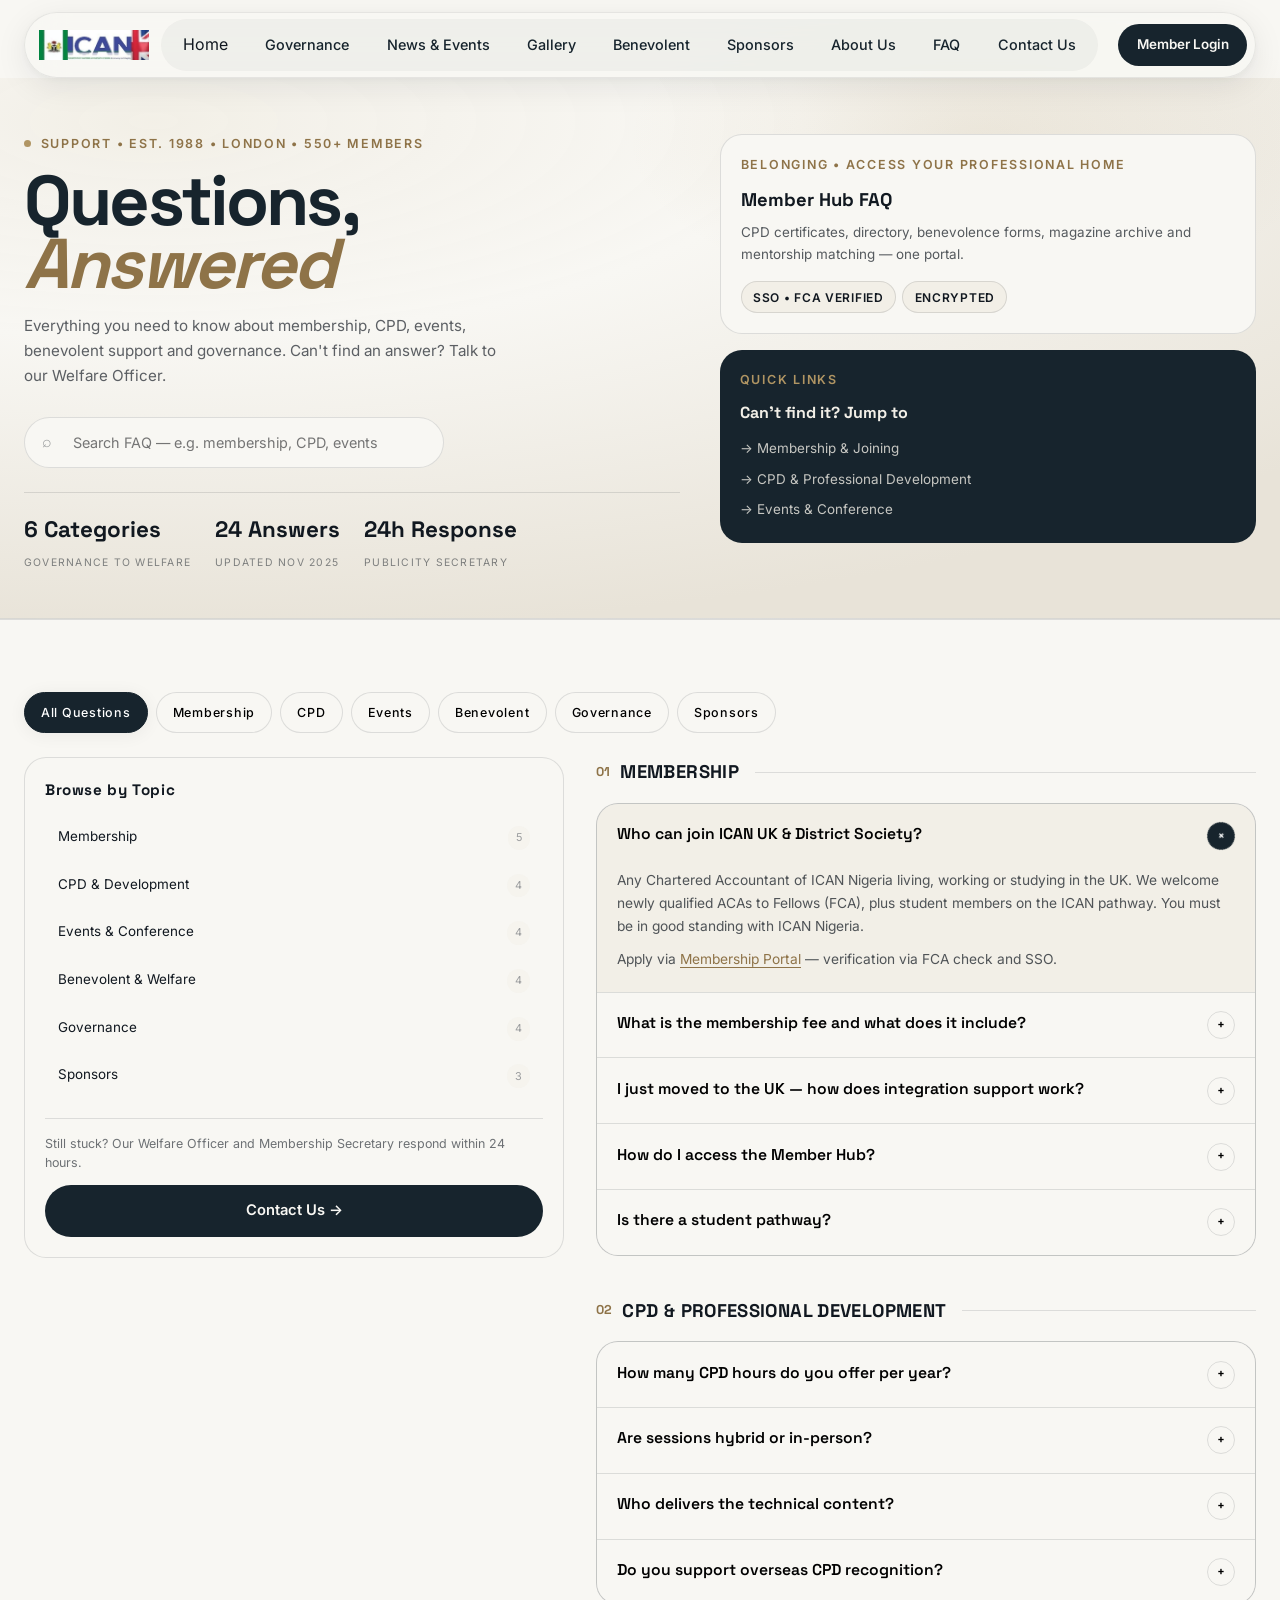
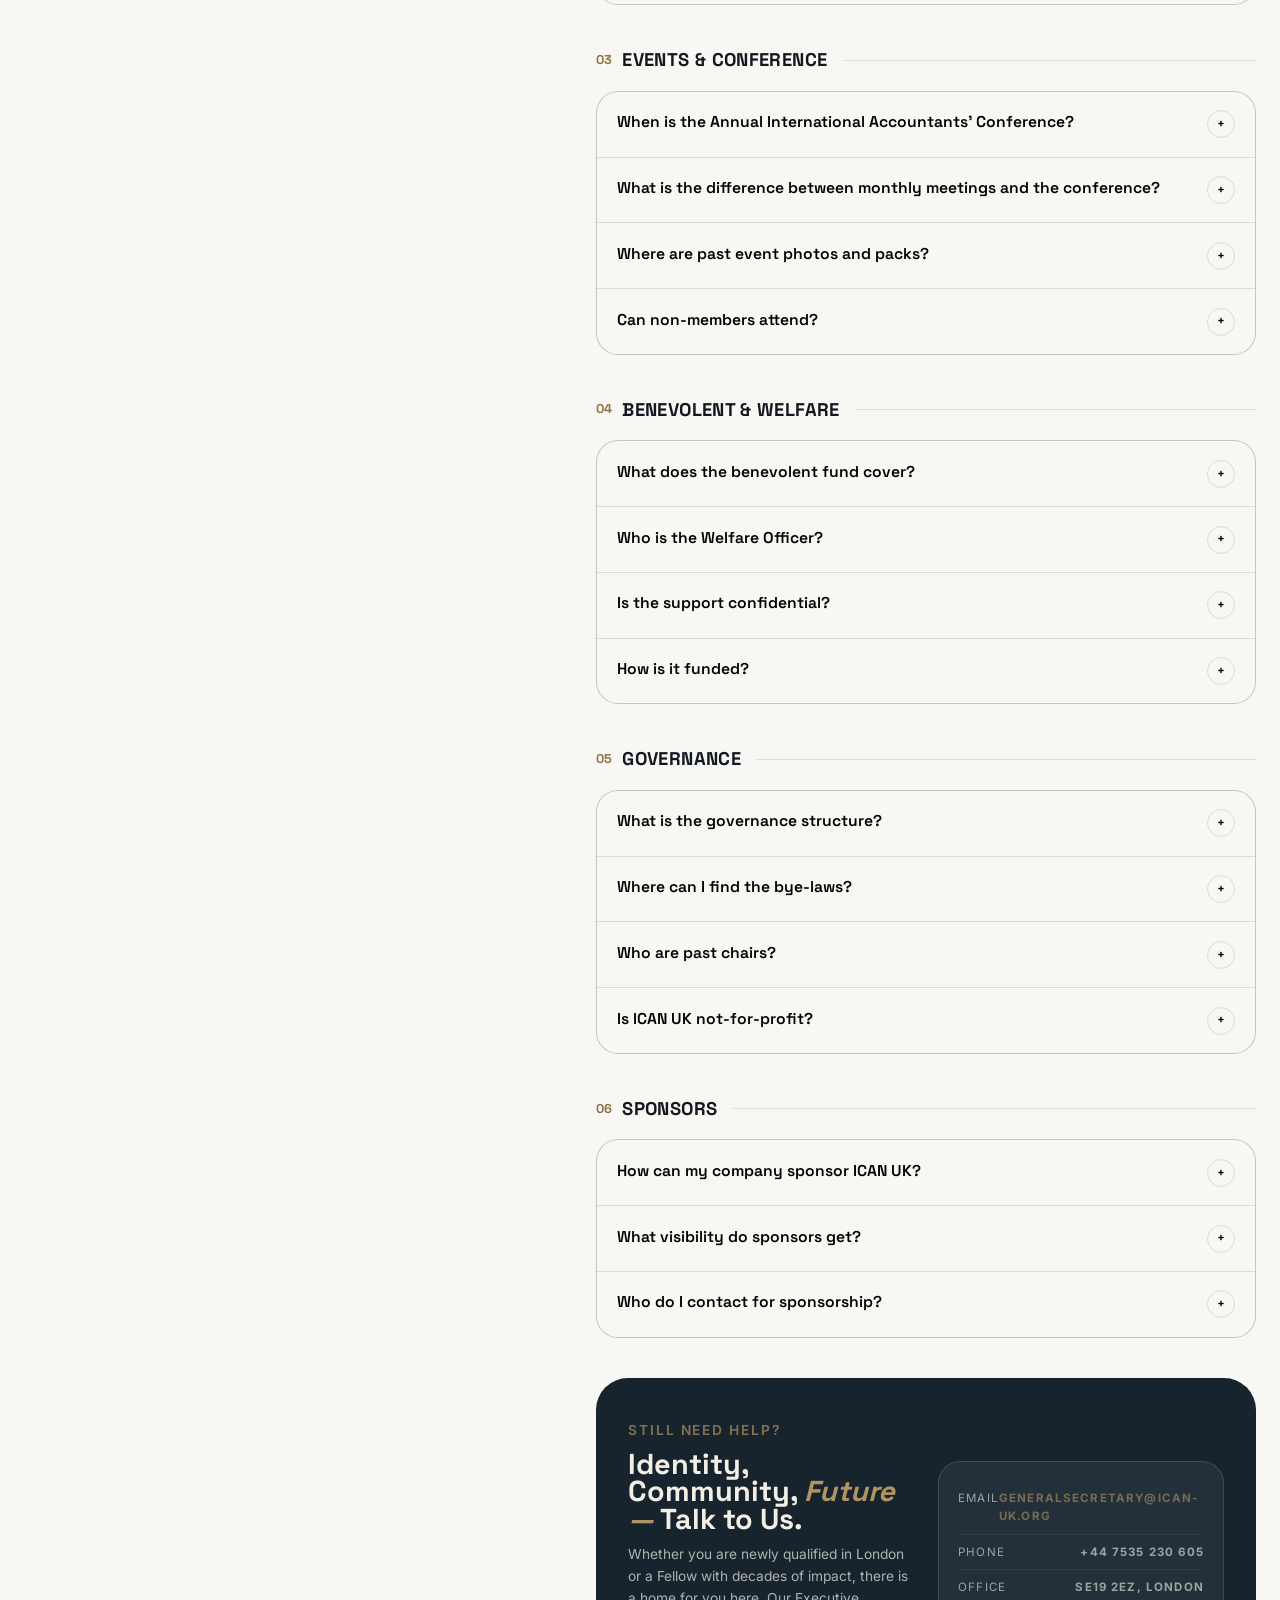
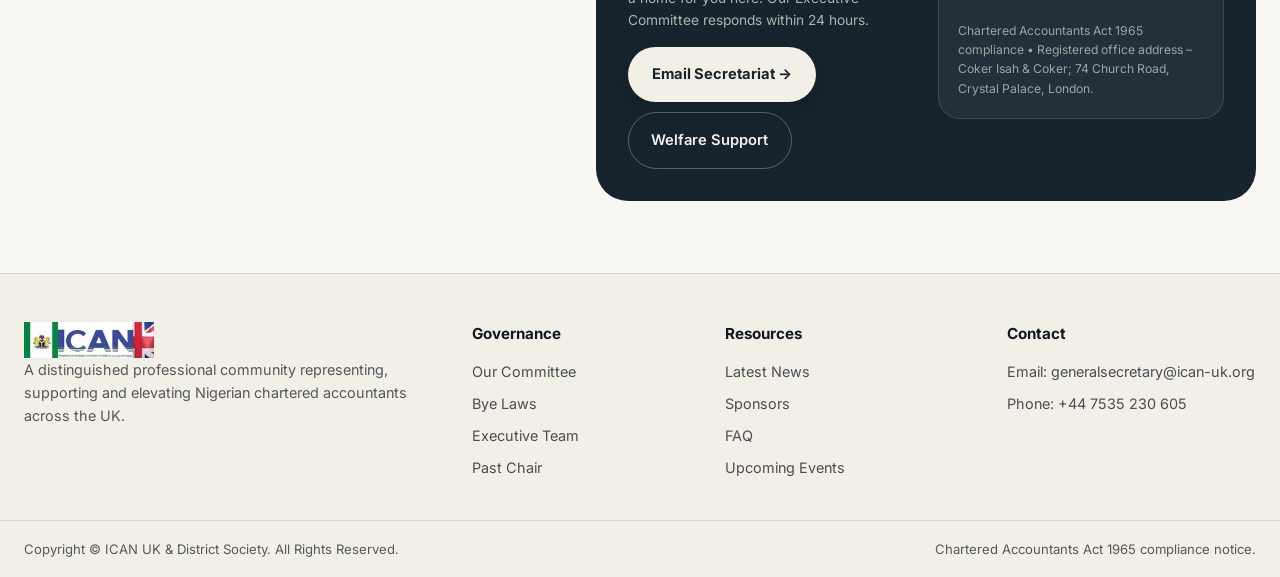
<file: pages/faq.html>
<!DOCTYPE html>
<html lang="en">
<head>
  <meta charset="UTF-8">
  <meta name="viewport" content="width=device-width, initial-scale=1.0">
  <meta name="theme-color" content="#17242D">
  <title>FAQ — ICAN UK & District Society</title>
  <meta name="description" content="Frequently asked questions about ICAN UK & District Society membership, CPD, events, benevolent fund and governance.">
  <link rel="preconnect" href="https://fonts.googleapis.com">
  <link rel="preconnect" href="https://fonts.gstatic.com" crossorigin>
  <link href="https://fonts.googleapis.com/css2?family=Inter:wght@400;500;600&family=Space+Grotesk:wght@500;600;700&display=swap" rel="stylesheet">
  <link rel="stylesheet" href="../css/faq.css">
</head>
<body>
  <a href="#main-content" class="skip-link">Skip to main content</a>
  <div id="scroll-progress" class="scroll-progress" role="progressbar" aria-label="Page scroll progress" aria-valuemin="0" aria-valuemax="100" aria-valuenow="0"></div>

  <header id="site-header" class="site-header">
    <div class="container header-inner">
      <a href="index.html" class="logo">
        <img src="../images/logo.jpg" alt="ICAN UK & District Society logo">
      </a>
      <nav id="primary-nav" class="primary-nav" aria-label="Primary">
        <ul class="nav-list">
          <!-- home -->
           <li class="nav-item has-mega" data-mega>
            <a href="../index.html">Home</a>
           </li>
          <li class="nav-item has-mega" data-mega>
            <button type="button" class="nav-trigger" aria-haspopup="true" aria-expanded="false" aria-controls="mega-governance" id="trigger-governance">
              Governance
            </button>
            <div id="mega-governance" class="mega-menu">
              <div class="mega-grid">
                <div class="mega-col">
                  <h4>Governance</h4>
                  <p class="mega-desc">Oversight, standards and continuity.</p>
                </div>
                <ul class="mega-links">
                  <li><a href="committee.html">Our Committee</a></li>
                  <li><a href="bye-law.html">Bye Laws</a></li>
                  <li><a href="executive.html">Executive Team</a></li>
                  <li><a href="past-chairs.html">Past Chair</a></li>
                </ul>
              </div>
            </div>
          </li>
          <li class="nav-item has-mega" data-mega>
            <button type="button" class="nav-trigger" aria-haspopup="true" aria-expanded="false" aria-controls="mega-news" id="trigger-news">
              News & Events
            </button>
            <div id="mega-news" class="mega-menu">
              <div class="mega-grid">
                <div class="mega-col">
                  <h4>Knowledge & Gathering</h4>
                  <p class="mega-desc">CPD, technical resources and community.</p>
                </div>
                <ul class="mega-links">
                  <li><a href="latest-news.html">News Latest</a></li>
                  <li><a href="events-calendar.html">Events Calendar</a></li>
                  <li><a href="events-calendar.html#upcoming-events">Upcoming Events</a></li>
                  <li><a href="events-calendar.html#monthly-meetings">Monthly Meetings</a></li>
                  <li><a href="events-calendar.html#resources">Meeting Packs</a></li>
                  <li><a href="events-calendar.html#past-events">Past Events</a></li>
                  <li><a href="#">Technical Resources</a></li>
                  <li><a href="#">Newsletters</a></li>
                </ul>
              </div>
            </div>
          </li>
          <li class="nav-item"><a href="gallery.html" class="nav-link">Gallery</a></li>
          <li class="nav-item"><a href="benevolent.html" class="nav-link is-active" aria-current="page">Benevolent</a>
          </li>
          <li class="nav-item"><a href="sponsor.html" class="nav-link">Sponsors</a></li>
          <li class="nav-item"><a href="index.html#about" class="nav-link">About Us</a></li>
          <li class="nav-item"><a href="#" class="nav-link">FAQ</a></li>
          <li class="nav-item"><a href="#contact" class="nav-link">Contact Us</a></li>
        </ul>
      </nav>
      <div class="header-actions">
        <a href="../index.html#member-hub" class="btn btn-primary header-join">Member Login</a>
        <button type="button" id="mobile-toggle" class="mobile-toggle" aria-expanded="false" aria-controls="mobile-drawer"
          aria-label="Open navigation">
          <span class="hamburger"><i></i><i></i><i></i></span>
        </button>
      </div>
    </div>
    <div id="nav-overlay" class="nav-overlay" hidden style="display:none"></div>
    <div id="mobile-drawer" class="mobile-drawer" aria-hidden="true" role="dialog" aria-modal="true"
      aria-label="Mobile navigation">
      <div class="drawer-header">
        <a href="../index.html" class="logo"><img src="../images/logo.jpg" alt="ICAN UK logo"></a>
        <button type="button" id="mobile-close" class="mobile-close" aria-label="Close navigation menu">×</button>
      </div>
      <div class="drawer-body">
        <div class="drawer-group">
          <button type="button" class="drawer-accordion" aria-expanded="false" aria-controls="drawer-gov">Governance</button>
          <div id="drawer-gov" class="drawer-panel" hidden>
            <a href="committee.html">Our Committee</a>
            <a href="bye-law.html">Bye Laws</a>
            <a href="executive.html">Executive Team</a>
            <a href="past-chairs.html">Past Chair</a>
          </div>
        </div>
        <div class="drawer-group">
          <button type="button" class="drawer-accordion" aria-expanded="false" aria-controls="drawer-news">News & Events</button>
          <div id="drawer-news" class="drawer-panel" hidden>
            <a href="latest-news.html">News Latest</a>
            <a href="events-calendar.html">Events Calendar</a>
            <a href="events-calendar.html#upcoming-events">Upcoming Events</a>
            <a href="events-calendar.html#monthly-meetings">Monthly Meetings</a>
            <a href="events-calendar.html#resources">Meeting Packs</a>
            <a href="events-calendar.html#past-events">Past Events</a>
            <a href="#">Technical Resources</a>
            <a href="#">Newsletters</a>
          </div>
        </div>
        <a href="gallery.html" class="drawer-link">Gallery</a>
        <a href="benevolent.html" class="drawer-link is-active" aria-current="page">Benevolent</a>
        <a href="sponsor.html" class="drawer-link is-active" aria-current="page">Sponsors/a>
        <a href="index.html#about" class="drawer-link">About Us</a>
        <a href="#" class="drawer-link">FAQ</a>
        <a href="#contact" class="drawer-link">Contact Us</a>
        <a href="../index.html#member-hub" class="drawer-link drawer-login">Member Login</a>
      </div>
    </div>
  </header>

  <main id="main-content" tabindex="-1">
    <section class="faq-hero">
      <div class="container faq-hero-inner">
        <div>
          <div style="display:flex;align-items:center;gap:.6rem;margin-bottom:1rem"><div style="width:7px;height:7px;background:var(--color-brass);border-radius:50%"></div><span class="eyebrow" style="margin:0">Support • Est. 1988 • London • 550+ Members</span></div>
          <h1 class="faq-title">Questions, <em>Answered</em></h1>
          <p class="faq-desc">Everything you need to know about membership, CPD, events, benevolent support and governance. Can't find an answer? Talk to our Welfare Officer.</p>
          <div class="faq-search-wrap">
            <span class="icon">⌕</span>
            <input id="faq-search" type="search" placeholder="Search FAQ — e.g. membership, CPD, events">
          </div>
          <div class="faq-stats">
            <div><b>6 Categories</b><span>Governance to Welfare</span></div>
            <div><b>24 Answers</b><span>Updated Nov 2025</span></div>
            <div><b>24h Response</b><span>Publicity Secretary</span></div>
          </div>
        </div>
        <div style="display:grid;gap:1rem">
          <div style="background:var(--color-white);border:1px solid var(--color-line);border-radius:22px;padding:1.25rem">
            <p class="eyebrow">Belonging • Access Your Professional Home</p>
            <h4 style="font-family:var(--font-display);font-size:1.15rem;margin-top:.4rem">Member Hub FAQ</h4>
            <p style="font-size:.84rem;opacity:.7;margin-top:.5rem;line-height:1.6">CPD certificates, directory, benevolence forms, magazine archive and mentorship matching — one portal.</p>
            <div style="margin-top:1rem;display:flex;gap:.4rem;flex-wrap:wrap"><span class="badge">SSO • FCA Verified</span><span class="badge">Encrypted</span></div>
          </div>
          <div style="background:var(--color-navy);color:var(--color-ivory);border-radius:22px;padding:1.25rem">
            <p class="eyebrow" style="color:var(--color-brass)">Quick Links</p>
            <h4 style="font-family:var(--font-display);margin-top:.3rem">Can't find it? Jump to</h4>
            <div style="margin-top:.8rem;display:grid;gap:.4rem">
              <a href="#membership" style="font-size:.84rem;opacity:.8">→ Membership & Joining</a>
              <a href="#cpd" style="font-size:.84rem;opacity:.8">→ CPD & Professional Development</a>
              <a href="#events" style="font-size:.84rem;opacity:.8">→ Events & Conference</a>
            </div>
          </div>
        </div>
      </div>
    </section>

    <section id="faqs" class="section">
      <div class="container">
        <div class="faq-cats">
          <button class="cat-btn is-active" data-cat="all">All Questions</button>
          <button class="cat-btn" data-cat="membership">Membership</button>
          <button class="cat-btn" data-cat="cpd">CPD</button>
          <button class="cat-btn" data-cat="events">Events</button>
          <button class="cat-btn" data-cat="benevolent">Benevolent</button>
          <button class="cat-btn" data-cat="governance">Governance</button>
          <button class="cat-btn" data-cat="sponsors">Sponsors</button>
        </div>

        <div class="faq-layout">
          <div class="faq-nav-card">
            <h4>Browse by Topic</h4>
            <div class="faq-nav-list">
              <a href="#membership">Membership <span class="count">5</span></a>
              <a href="#cpd">CPD & Development <span class="count">4</span></a>
              <a href="#events">Events & Conference <span class="count">4</span></a>
              <a href="#benevolent">Benevolent & Welfare <span class="count">4</span></a>
              <a href="#governance">Governance <span class="count">4</span></a>
              <a href="#sponsors">Sponsors <span class="count">3</span></a>
            </div>
            <div style="margin-top:1.2rem;padding-top:1rem;border-top:1px solid var(--color-line)">
              <p style="font-size:.78rem;opacity:.6;line-height:1.5">Still stuck? Our Welfare Officer and Membership Secretary respond within 24 hours.</p>
              <a href="#contact" class="btn btn-primary" style="margin-top:.8rem;width:100%">Contact Us →</a>
            </div>
          </div>

          <div>
            <!-- MEMBERSHIP -->
            <div id="membership" class="faq-group" data-group="membership">
              <div class="faq-group-head"><h3><b>01</b> Membership</h3><div class="line"></div></div>
              <div class="faq-list">
                <div class="faq-item">
                  <button type="button" class="faq-q">Who can join ICAN UK & District Society? <span class="arrow">+</span></button>
                  <div class="faq-a"><p>Any Chartered Accountant of ICAN Nigeria living, working or studying in the UK. We welcome newly qualified ACAs to Fellows (FCA), plus student members on the ICAN pathway. You must be in good standing with ICAN Nigeria.</p><p>Apply via <a href="../index.html#membership">Membership Portal</a> — verification via FCA check and SSO.</p></div>
                </div>
                <div class="faq-item">
                  <button type="button" class="faq-q">What is the membership fee and what does it include? <span class="arrow">+</span></button>
                  <div class="faq-a"><p>Annual subscription covers access to 12+ CPD programmes, monthly meetings, mentorship matching, benevolence fund eligibility, Member Hub (certificates, directory, magazine archive), and discounted Annual Conference & Gala Dinner tickets.</p><p>Fees are reviewed annually by the Executive Committee. Contact <a href="#">Financial Secretary</a> for current rates.</p></div>
                </div>
                <div class="faq-item">
                  <button type="button" class="faq-q">I just moved to the UK — how does integration support work? <span class="arrow">+</span></button>
                  <div class="faq-a"><p>Our Welfare Officer (Mrs Ngozi M. — Compassionate member support) runs integration clinics: career guidance, accommodation pointers, and a buddy system linking new arrivals with established members in London, Birmingham, Manchester & Scotland.</p></div>
                </div>
                <div class="faq-item">
                  <button type="button" class="faq-q">How do I access the Member Hub? <span class="arrow">+</span></button>
                  <div class="faq-a"><p>Visit Member Hub → SSO login with FCA-verified email. You get CPD tracking, event registration, benevolence forms, directory and magazine archive. Encrypted and FCA Verified.</p></div>
                </div>
                <div class="faq-item">
                  <button type="button" class="faq-q">Is there a student pathway? <span class="arrow">+</span></button>
                  <div class="faq-a"><p>Yes. We run mentorship from student to Fellowship, CPD for exam preparation, and welfare support. Contact Membership Secretary: Ifeoma Okafor, FCA.</p></div>
                </div>
              </div>
            </div>

            <!-- CPD -->
            <div id="cpd" class="faq-group" data-group="cpd">
              <div class="faq-group-head"><h3><b>02</b> CPD & Professional Development</h3><div class="line"></div></div>
              <div class="faq-list">
                <div class="faq-item">
                  <button type="button" class="faq-q">How many CPD hours do you offer per year? <span class="arrow">+</span></button>
                  <div class="faq-a"><p>12+ structured programmes annually — technical masterclasses, leadership pipelines, HMRC policy updates, Big Four insights. Most are verifiable CPD and certificates are auto-issued in Member Hub.</p></div>
                </div>
                <div class="faq-item">
                  <button type="button" class="faq-q">Are sessions hybrid or in-person? <span class="arrow">+</span></button>
                  <div class="faq-a"><p>Monthly meetings are hybrid (London + Teams). Annual Conference is in-person flagship in London (24 Oct). CPD portal has on-demand archive.</p></div>
                </div>
                <div class="faq-item">
                  <button type="button" class="faq-q">Who delivers the technical content? <span class="arrow">+</span></button>
                  <div class="faq-a"><p>Technical Secretary: Samuel Olayioye, FCA — rigour in technical delivery. Plus guest speakers from Big Four, HMRC, ICAN Nigeria leadership and sponsors like KPMG, Deloitte, Sage.</p></div>
                </div>
                <div class="faq-item">
                  <button type="button" class="faq-q">Do you support overseas CPD recognition? <span class="arrow">+</span></button>
                  <div class="faq-a"><p>Yes. Our certificates map to ICAN Nigeria CPD framework and are recognised for UK professional development records. Contact General Secretary: Olajumoke Sangojinmi, FCA.</p></div>
                </div>
              </div>
            </div>

            <!-- EVENTS -->
            <div id="events" class="faq-group" data-group="events">
              <div class="faq-group-head"><h3><b>03</b> Events & Conference</h3><div class="line"></div></div>
              <div class="faq-list">
                <div class="faq-item">
                  <button type="button" class="faq-q">When is the Annual International Accountants' Conference? <span class="arrow">+</span></button>
                  <div class="faq-a"><p>Next Gathering London — Annual Conference & Dinner: Heritage, Innovation, Impact. Date configurable via <code>CONFERENCE_DATE</code> in js/script.js. Currently set to 20 Nov 2026. Includes keynotes, CPD, recognition awards and gala dinner.</p></div>
                </div>
                <div class="faq-item">
                  <button type="button" class="faq-q">What is the difference between monthly meetings and the conference? <span class="arrow">+</span></button>
                  <div class="faq-a"><p>Monthly meetings = 2-hour CPD + networking (free for members). Conference = full-day flagship with 300+ delegates, exhibition, headline sponsors, gala dinner. See <a href="events-calendar.html">Events Calendar</a>.</p></div>
                </div>
                <div class="faq-item">
                  <button type="button" class="faq-q">Where are past event photos and packs? <span class="arrow">+</span></button>
                  <div class="faq-a"><p>Gallery: <a href="gallery.html">pages/gallery.html</a> — includes 6th Zonal, 7th International, 2022 Archive, picnic and gala. Meeting packs under Events Calendar → Resources.</p></div>
                </div>
                <div class="faq-item">
                  <button type="button" class="faq-q">Can non-members attend? <span class="arrow">+</span></button>
                  <div class="faq-a"><p>Yes, guests can attend monthly meetings by invitation. Conference tickets are open to public with member discount. Register via Events Calendar.</p></div>
                </div>
              </div>
            </div>

            <!-- BENEVOLENT -->
            <div id="benevolent" class="faq-group" data-group="benevolent">
              <div class="faq-group-head"><h3><b>04</b> Benevolent & Welfare</h3><div class="line"></div></div>
              <div class="faq-list">
                <div class="faq-item">
                  <button type="button" class="faq-q">What does the benevolent fund cover? <span class="arrow">+</span></button>
                  <div class="faq-a"><p>Benevolence, integration support, career guidance and safety net for members and families. Includes hardship grants, bereavement support and new-arrival assistance.</p><p>Apply confidentially via <a href="benevolent.html">Benevolent page</a> or contact Welfare Officer.</p></div>
                </div>
                <div class="faq-item">
                  <button type="button" class="faq-q">Who is the Welfare Officer? <span class="arrow">+</span></button>
                  <div class="faq-a"><p>Membership Secretary team — Ifeoma Okafor, FCA — Compassionate member support, plus Welfare Officer role for benevolence fund and integration support for new arrivals.</p></div>
                </div>
                <div class="faq-item">
                  <button type="button" class="faq-q">Is the support confidential? <span class="arrow">+</span></button>
                  <div class="faq-a"><p>Yes, 100%. Applications are reviewed by Welfare Officer and Treasurer (Iredele Oyedele, FCA — Accountability in every figure) only. Data is encrypted in Member Hub.</p></div>
                </div>
                <div class="faq-item">
                  <button type="button" class="faq-q">How is it funded? <span class="arrow">+</span></button>
                  <div class="faq-a"><p>Partly from member subscriptions, partly from Silver & Community Supporters and gala fundraising. See <a href="sponsors.html">Sponsors</a>.</p></div>
                </div>
              </div>
            </div>

            <!-- GOVERNANCE -->
            <div id="governance" class="faq-group" data-group="governance">
              <div class="faq-group-head"><h3><b>05</b> Governance</h3><div class="line"></div></div>
              <div class="faq-list">
                <div class="faq-item">
                  <button type="button" class="faq-q">What is the governance structure? <span class="arrow">+</span></button>
                  <div class="faq-a"><p>Executive Committee led by Chairman: Akintayo Ojo FCA — Stewardship of standards and community. Includes Vice Chairman, Deputy Vice, General Secretary, Financial Secretary, Treasurer, Technical Secretary, Social/Publicity Secretary, Membership Secretary and Ex-Officios. See <a href="executive.html">Executive Team</a>.</p></div>
                </div>
                <div class="faq-item">
                  <button type="button" class="faq-q">Where can I find the bye-laws? <span class="arrow">+</span></button>
                  <div class="faq-a"><p><a href="bye-law.html">Bye Laws</a> — oversight, standards and continuity. Based on Chartered Accountants Act 1965.</p></div>
                </div>
                <div class="faq-item">
                  <button type="button" class="faq-q">Who are past chairs? <span class="arrow">+</span></button>
                  <div class="faq-a"><p>Listed under <a href="past-chairs.html">Past Chair</a> — institutional memory and guidance from Ex-Officio/IPC: Marian Adekoya, FCA — Heritage guiding the future.</p></div>
                </div>
                <div class="faq-item">
                  <button type="button" class="faq-q">Is ICAN UK not-for-profit? <span class="arrow">+</span></button>
                  <div class="faq-a"><p>Yes — 100% Not-for-Profit. Registered office: Coker Isah & Coker; 74 Church Road, Crystal Palace, London SE19 2EZ. Financial stewardship by Treasurer and Financial Secretary (Vivian Okolie, FCA).</p></div>
                </div>
              </div>
            </div>

            <!-- SPONSORS -->
            <div id="sponsors" class="faq-group" data-group="sponsors">
              <div class="faq-group-head"><h3><b>06</b> Sponsors</h3><div class="line"></div></div>
              <div class="faq-list">
                <div class="faq-item">
                  <button type="button" class="faq-q">How can my company sponsor ICAN UK? <span class="arrow">+</span></button>
                  <div class="faq-a"><p>We have Platinum (£10k/yr), Gold (£5k/yr) and Silver (£2.5k/yr) tiers. Headline includes stage naming, keynote slot and Member Hub feature. See <a href="sponsor.html">Sponsors page</a> and download brochure.</p></div>
                </div>
                <div class="faq-item">
                  <button type="button" class="faq-q">What visibility do sponsors get? <span class="arrow">+</span></button>
                  <div class="faq-a"><p>Year-round across 550+ members, 12+ programmes, magazine archive, newsletter (2-4x), conference backdrop, website and social. 92% member retention, 4.8/5 sponsor NPS.</p></div>
                </div>
                <div class="faq-item">
                  <button type="button" class="faq-q">Who do I contact for sponsorship? <span class="arrow">+</span></button>
                  <div class="faq-a"><p>Publicity Secretary: Deborah O. Suleiman, ACA — Community, culture and connection. Email: generalsecretary@ican-uk.org. Response within 24h.</p></div>
                </div>
              </div>
            </div>

            <div id="contact" class="faq-contact">
              <div>
                <p class="eyebrow" style="color:var(--color-brass)">Still need help?</p>
                <h3>Identity, Community, <em>Future —</em> Talk to Us.</h3>
                <p>Whether you are newly qualified in London or a Fellow with decades of impact, there is a home for you here. Our Executive Committee responds within 24 hours.</p>
                <div class="btns">
                  <a href="mailto:generalsecretary@ican-uk.org" class="btn btn-cta-primary">Email Secretariat →</a>
                  <a href="benevolent.html" class="btn btn-cta-secondary">Welfare Support</a>
                </div>
              </div>
              <div style="background:rgba(255,255,255,.06);border:1px solid rgba(255,255,255,.12);border-radius:22px;padding:1.2rem">
                <div style="display:flex;justify-content:space-between;font-size:.72rem;letter-spacing:.1em;text-transform:uppercase;opacity:.6;padding:.5rem 0;border-bottom:1px solid rgba(255,255,255,.08)"><span>Email</span><b style="color:var(--color-brass)">generalsecretary@ican-uk.org</b></div>
                <div style="display:flex;justify-content:space-between;font-size:.72rem;letter-spacing:.1em;text-transform:uppercase;opacity:.6;padding:.5rem 0;border-bottom:1px solid rgba(255,255,255,.08)"><span>Phone</span><b>+44 7535 230 605</b></div>
                <div style="display:flex;justify-content:space-between;font-size:.72rem;letter-spacing:.1em;text-transform:uppercase;opacity:.6;padding:.5rem 0"><span>Office</span><b>SE19 2EZ, London</b></div>
                <p style="margin-top:1rem;font-size:.76rem;opacity:.6">Chartered Accountants Act 1965 compliance • Registered office address – Coker Isah & Coker; 74 Church Road, Crystal Palace, London.</p>
              </div>
            </div>

          </div>
        </div>
      </div>
    </section>
  </main>

  <footer id="footer" class="footer" role="contentinfo">
    <div class="container footer-grid">
      <div class="footer-col">
        <div class="logo footer-logo"><img src="../images/logo.jpg" alt="ICAN UK logo"></div>
        <p class="footer-summary">A distinguished professional community representing, supporting and elevating Nigerian chartered accountants across the UK.</p>
      </div>
      <div class="footer-col"><h4>Governance</h4><ul><li><a href="committee.html">Our Committee</a></li><li><a href="../pages/bye-law.html">Bye Laws</a></li><li><a href="executive.html">Executive Team</a></li><li><a href="past-chairs.html">Past Chair</a></li></ul></div>
      <div class="footer-col"><h4>Resources</h4><ul><li><a href="latest-news.html">Latest News</a></li><li><a href="sponsors.html">Sponsors</a></li><li><a href="faq.html">FAQ</a></li><li><a href="#events">Upcoming Events</a></li></ul></div>
      <div class="footer-col"><h4>Contact</h4><ul><li><span>Email: generalsecretary@ican-uk.org</span></li><li><span>Phone: +44 7535 230 605</span></li></ul></div>
    </div>
    <div class="footer-bottom"><div class="container bottom-inner"><p>Copyright © ICAN UK & District Society. All Rights Reserved.</p><p class="compliance">Chartered Accountants Act 1965 compliance notice.</p></div></div>
  </footer>

  <button type="button" id="back-to-top" class="back-to-top" aria-label="Back to top"><span aria-hidden="true">↑</span><span class="visually-hidden">Back to top</span></button>
  <script src="../js/faq.js"></script>
</body>
</html>
</file>
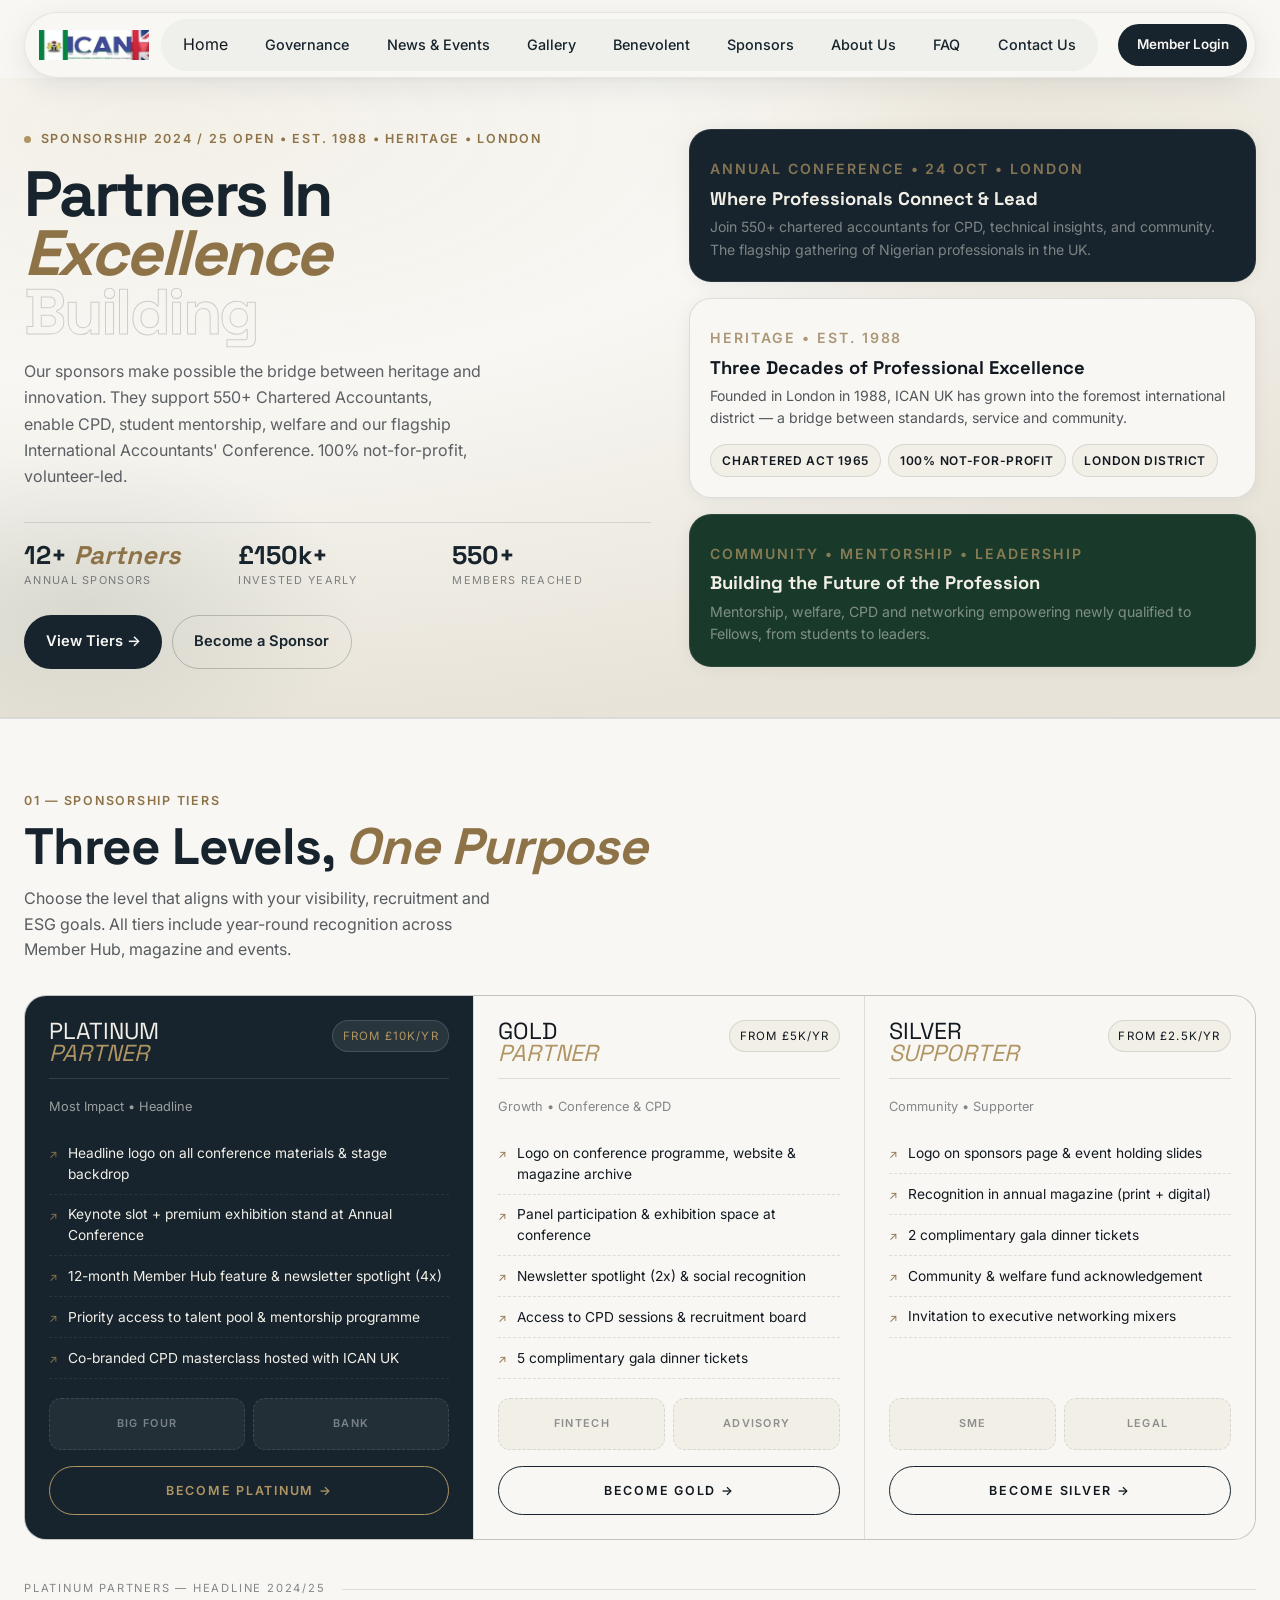
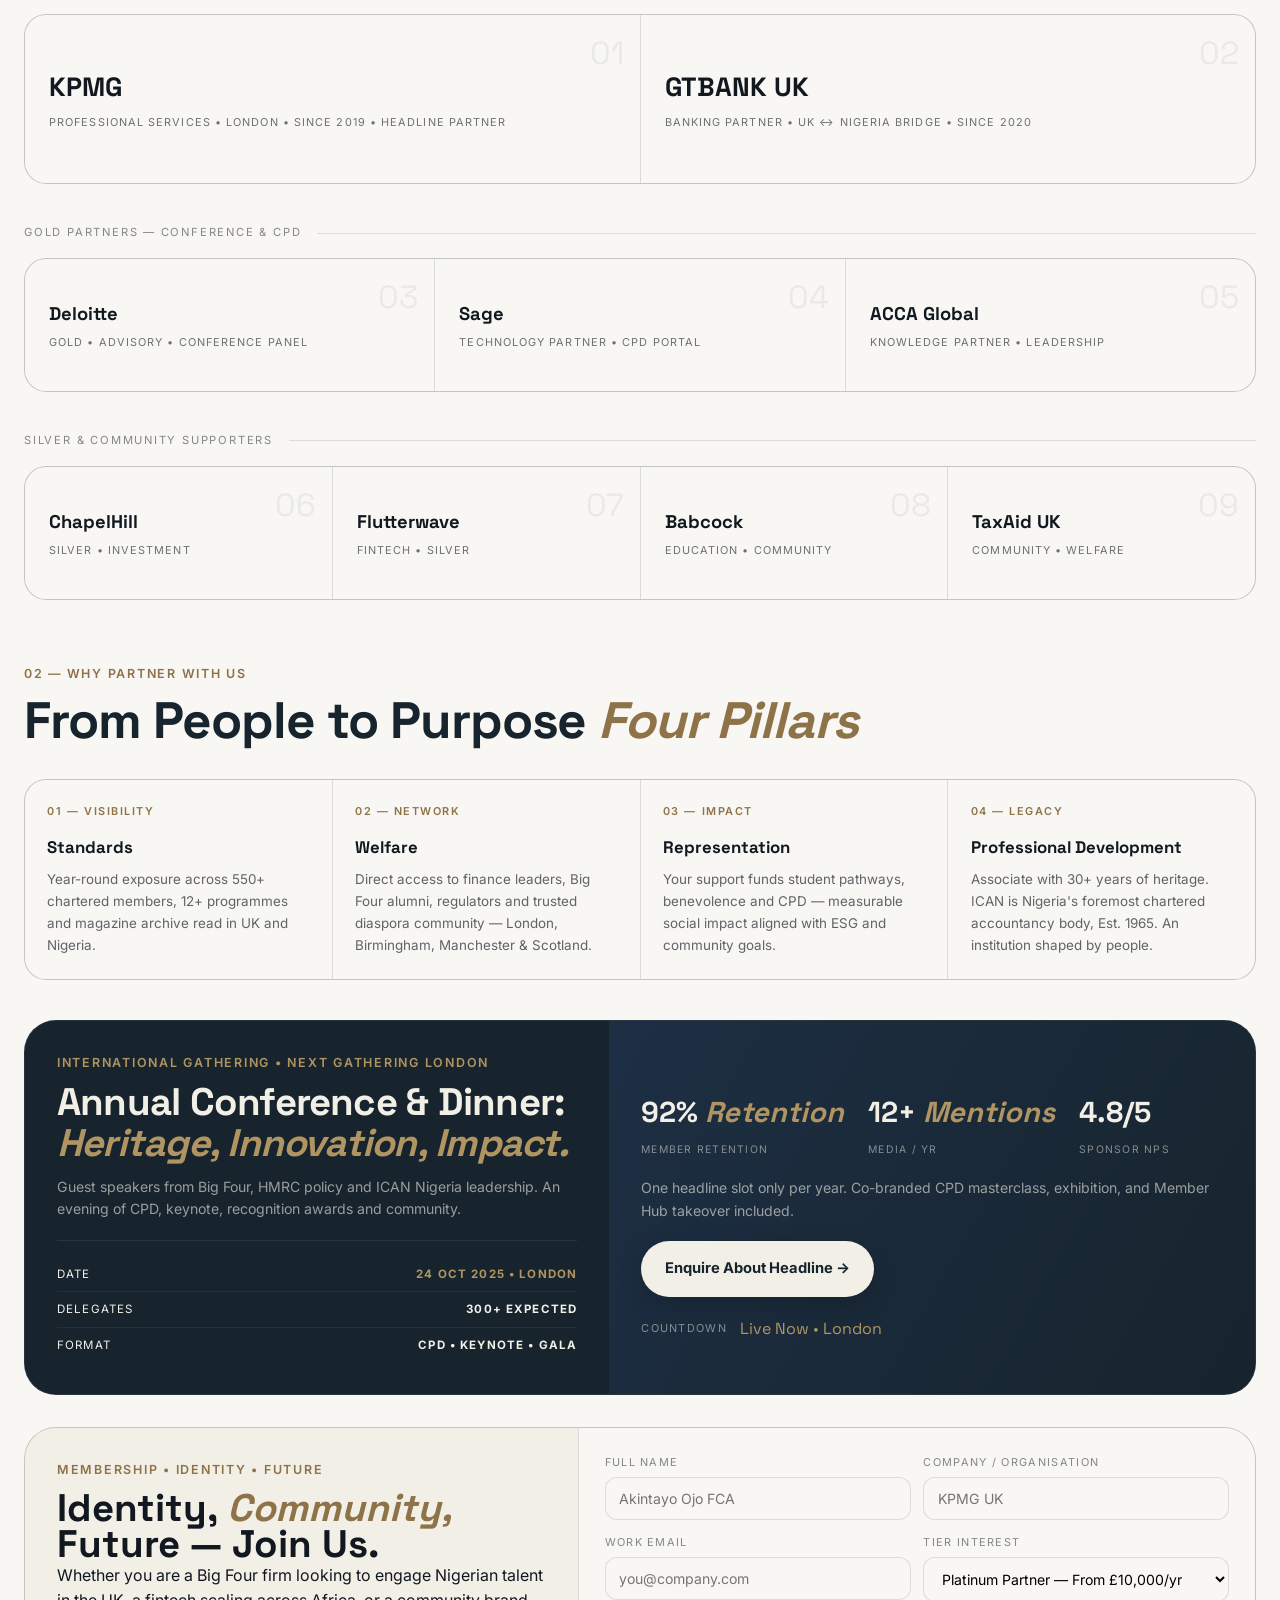
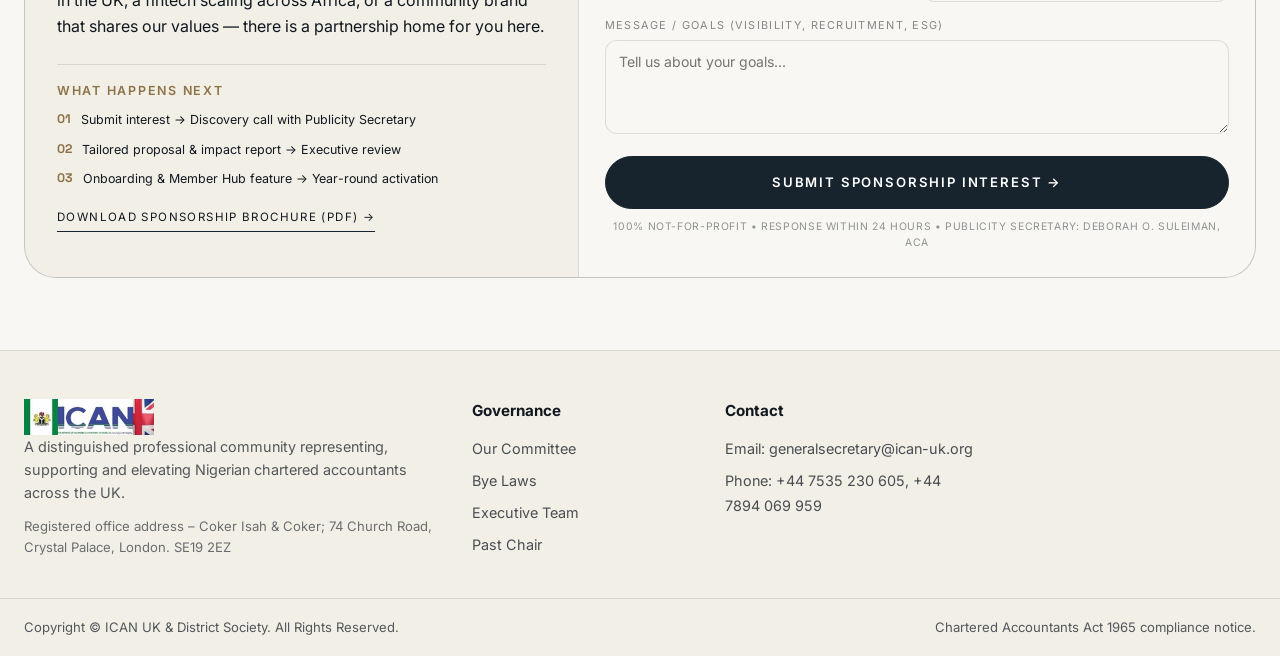
<file: pages/sponsor.html>
<!DOCTYPE html>
<html lang="en">
<head>
  <meta charset="UTF-8">
  <meta name="viewport" content="width=device-width, initial-scale=1.0">
  <meta name="theme-color" content="#17242D">
  <title>Sponsors — ICAN UK & District Society</title>
  <meta name="description" content="Partner with ICAN UK & District Society. Support 550+ Chartered Accountants across the UK. Platinum, Gold and Silver sponsorship opportunities.">
  <link rel="preconnect" href="https://fonts.googleapis.com">
  <link rel="preconnect" href="https://fonts.gstatic.com" crossorigin>
  <link href="https://fonts.googleapis.com/css2?family=Inter:wght@400;500;600&family=Space+Grotesk:wght@500;600;700&display=swap" rel="stylesheet">
  <link rel="stylesheet" href="../css/sponsor.css">
</head>
<body>
  <a href="#main-content" class="skip-link">Skip to main content</a>
  <div id="scroll-progress" class="scroll-progress" role="progressbar" aria-label="Page scroll progress" aria-valuemin="0" aria-valuemax="100" aria-valuenow="0"></div>

  <header id="site-header" class="site-header">
    <div class="container header-inner">
      <a href="../index.html" class="logo">
        <img src="../images/logo.jpg" alt="ICAN UK and District Society logo">
      </a>
      <nav id="primary-nav" class="primary-nav" aria-label="Primary">
        <!-- <ul class="nav-list">
          <li class="nav-item has-mega" data-mega><a href="../index.html">Home</a></li>
          <li class="nav-item has-mega" data-mega>
            <button type="button" class="nav-trigger" aria-haspopup="true" aria-expanded="false" aria-controls="mega-governance" id="trigger-governance">Governance</button>
            <div id="mega-governance" class="mega-menu">
              <div class="mega-grid">
                <div class="mega-col"><h4>Governance</h4><p class="mega-desc">Oversight, standards and continuity.</p></div>
                <ul class="mega-links">
                  <li><a href="../pages/committee.html">Our Committee</a></li>
                  <li><a href="../pages/bye-law.html">Bye Laws</a></li>
                  <li><a href="../pages/executive.html">Executive Team</a></li>
                  <li><a href="../pages/past-chairs.html">Past Chair</a></li>
                </ul>
              </div>
            </div>
          </li>
          <li class="nav-item has-mega" data-mega>
            <button type="button" class="nav-trigger" aria-haspopup="true" aria-expanded="false" aria-controls="mega-news" id="trigger-news">News & Events</button>
            <div id="mega-news" class="mega-menu">
              <div class="mega-grid">
                <div class="mega-col"><h4>Knowledge & Gathering</h4><p class="mega-desc">CPD, technical resources and community.</p></div>
                <ul class="mega-links">
                  <li><a href="../pages/latest-news.html">News Latest</a></li>
                  <li><a href="../pages/events-calendar.html">Events Calendar</a></li>
                  <li><a href="../pages/events-calendar.html#upcoming-events">Upcoming Events</a></li>
                  <li><a href="../pages/gallery.html">Gallery</a></li>
                </ul>
              </div>
            </div>
          </li>
          <li class="nav-item"><a href="../pages/gallery.html" class="nav-link">Gallery</a></li>
          <li class="nav-item"><a href="../pages/benevolent.html" class="nav-link">Benevolent</a></li>
          <li class="nav-item"><a href="../index.html#about" class="nav-link">About Us</a></li>
          <li class="nav-item"><a href="#footer" class="nav-link">Contact Us</a></li>
        </ul> -->
        <ul class="nav-list">
          <!-- home -->
           <li class="nav-item has-mega" data-mega>
            <a href="../index.html">Home</a>
           </li>
          <li class="nav-item has-mega" data-mega>
            <button type="button" class="nav-trigger" aria-haspopup="true" aria-expanded="false" aria-controls="mega-governance" id="trigger-governance">
              Governance
            </button>
            <div id="mega-governance" class="mega-menu">
              <div class="mega-grid">
                <div class="mega-col">
                  <h4>Governance</h4>
                  <p class="mega-desc">Oversight, standards and continuity.</p>
                </div>
                <ul class="mega-links">
                  <li><a href="committee.html">Our Committee</a></li>
                  <li><a href="bye-law.html">Bye Laws</a></li>
                  <li><a href="executive.html">Executive Team</a></li>
                  <li><a href="past-chairs.html">Past Chair</a></li>
                </ul>
              </div>
            </div>
          </li>
          <li class="nav-item has-mega" data-mega>
            <button type="button" class="nav-trigger" aria-haspopup="true" aria-expanded="false" aria-controls="mega-news" id="trigger-news">
              News & Events
            </button>
            <div id="mega-news" class="mega-menu">
              <div class="mega-grid">
                <div class="mega-col">
                  <h4>Knowledge & Gathering</h4>
                  <p class="mega-desc">CPD, technical resources and community.</p>
                </div>
                <ul class="mega-links">
                  <li><a href="latest-news.html">News Latest</a></li>
                  <li><a href="events-calendar.html">Events Calendar</a></li>
                  <li><a href="events-calendar.html#upcoming-events">Upcoming Events</a></li>
                  <li><a href="events-calendar.html#monthly-meetings">Monthly Meetings</a></li>
                  <li><a href="events-calendar.html#resources">Meeting Packs</a></li>
                  <li><a href="events-calendar.html#past-events">Past Events</a></li>
                  <li><a href="#">Technical Resources</a></li>
                  <li><a href="#">Newsletters</a></li>
                </ul>
              </div>
            </div>
          </li>
          <li class="nav-item"><a href="gallery.html" class="nav-link">Gallery</a></li>
          <li class="nav-item"><a href="benevolent.html" class="nav-link is-active" aria-current="page">Benevolent</a>
          </li>
          <li class="nav-item"><a href="#" class="nav-link">Sponsors</a></li>
          <li class="nav-item"><a href="../index.html#about" class="nav-link">About Us</a></li>
          <li class="nav-item"><a href="faq.html" class="nav-link">FAQ</a></li>
          <li class="nav-item"><a href="#footer" class="nav-link">Contact Us</a></li>
        </ul>
      </nav>
      <div class="header-actions">
        <a href="#member-hub" class="btn btn-primary header-join">Member Login</a>
        <button type="button" id="mobile-toggle" class="mobile-toggle" aria-expanded="false" aria-controls="mobile-drawer" aria-label="Open navigation"><span class="hamburger"><i></i><i></i><i></i></span></button>
      </div>
    </div>
    <div id="nav-overlay" class="nav-overlay" hidden style="display:none"></div>
    <div id="mobile-drawer" class="mobile-drawer" aria-hidden="true" role="dialog" aria-modal="true" aria-label="Mobile navigation">
      <div class="drawer-header">
        <a href="../index.html" class="logo"><img src="../images/logo.jpg" alt="ICAN UK logo"></a>
        <button type="button" id="mobile-close" class="mobile-close" aria-label="Close navigation menu">×</button>
      </div>
      <div class="drawer-body">
        <a href="../index.html" class="drawer-link">Home</a>
        <a href="../pages/gallery.html" class="drawer-link">Gallery</a>
        <a href="../pages/benevolent.html" class="drawer-link">Benevolent</a>
        <a href="#member-hub" class="drawer-link drawer-login">Member Login</a>
      </div>
    </div>
  </header>

  <main id="main-content" tabindex="-1">

    <!-- SPONSORS HERO - matches your hero-pro structure -->
    <section class="sponsors-hero">
      <div class="container sponsors-hero-inner">
        <div>
          <div class="sponsors-kicker"><div class="dot"></div><span class="eyebrow" style="margin:0">Sponsorship 2024 / 25 Open • Est. 1988 • Heritage • London</span></div>
          <h1 class="sponsors-title">Partners In <em>Excellence</em> <span class="outline">Building</span></h1>
          <p class="sponsors-desc">Our sponsors make possible the bridge between heritage and innovation. They support 550+ Chartered Accountants, enable CPD, student mentorship, welfare and our flagship International Accountants' Conference. 100% not-for-profit, volunteer-led.</p>
          <div class="sponsors-stats">
            <div><b>12+ <i>Partners</i></b><span>Annual Sponsors</span></div>
            <div><b>£150k+</b><span>Invested Yearly</span></div>
            <div><b>550+</b><span>Members Reached</span></div>
          </div>
          <div style="margin-top:1.6rem;display:flex;gap:.6rem;flex-wrap:wrap">
            <a href="#tiers" class="btn btn-primary">View Tiers →</a>
            <a href="#become" class="btn btn-secondary">Become a Sponsor</a>
          </div>
        </div>
        <div class="sponsors-cards">
          <div class="s-card dark">
            <p class="eyebrow">Annual Conference • 24 Oct • London</p>
            <h4>Where Professionals Connect & Lead</h4>
            <p>Join 550+ chartered accountants for CPD, technical insights, and community. The flagship gathering of Nigerian professionals in the UK.</p>
          </div>
          <div class="s-card">
            <p class="eyebrow">Heritage • Est. 1988</p>
            <h4>Three Decades of Professional Excellence</h4>
            <p>Founded in London in 1988, ICAN UK has grown into the foremost international district — a bridge between standards, service and community.</p>
            <div style="margin-top:.9rem;display:flex;gap:.4rem;flex-wrap:wrap"><span class="badge">Chartered Act 1965</span><span class="badge">100% Not-for-Profit</span><span class="badge">London District</span></div>
          </div>
          <div class="s-card dark" style="background:var(--color-deep-green)">
            <p class="eyebrow">Community • Mentorship • Leadership</p>
            <h4>Building the Future of the Profession</h4>
            <p>Mentorship, welfare, CPD and networking empowering newly qualified to Fellows, from students to leaders.</p>
          </div>
        </div>
      </div>
    </section>

    <!-- TIERS -->
    <section id="tiers" class="section">
      <div class="container">
        <div class="section-head reveal">
          <p class="eyebrow">01 — Sponsorship Tiers</p>
          <h2 class="display">Three Levels, <span style="color:var(--color-brass-strong);font-style:italic">One Purpose</span></h2>
          <p class="subhead">Choose the level that aligns with your visibility, recruitment and ESG goals. All tiers include year-round recognition across Member Hub, magazine and events.</p>
        </div>

        <div class="tier-grid reveal">
          <div class="tier featured">
            <div class="tier-head"><span class="tier-name">Platinum <em>Partner</em></span><span class="tier-price">From £10k/yr</span></div>
            <p style="font-size:.8rem;opacity:.6;margin-bottom:.8rem">Most Impact • Headline</p>
            <ul class="tier-list">
              <li>Headline logo on all conference materials & stage backdrop</li>
              <li>Keynote slot + premium exhibition stand at Annual Conference</li>
              <li>12-month Member Hub feature & newsletter spotlight (4x)</li>
              <li>Priority access to talent pool & mentorship programme</li>
              <li>Co-branded CPD masterclass hosted with ICAN UK</li>
            </ul>
            <div class="tier-logos"><div class="logo-ph">Big Four</div><div class="logo-ph">Bank</div></div>
            <a href="#become" class="tier-cta" data-tier="Platinum">Become Platinum →</a>
          </div>
          <div class="tier">
            <div class="tier-head"><span class="tier-name">Gold <em>Partner</em></span><span class="tier-price">From £5k/yr</span></div>
            <p style="font-size:.8rem;opacity:.5;margin-bottom:.8rem">Growth • Conference & CPD</p>
            <ul class="tier-list">
              <li>Logo on conference programme, website & magazine archive</li>
              <li>Panel participation & exhibition space at conference</li>
              <li>Newsletter spotlight (2x) & social recognition</li>
              <li>Access to CPD sessions & recruitment board</li>
              <li>5 complimentary gala dinner tickets</li>
            </ul>
            <div class="tier-logos"><div class="logo-ph">FinTech</div><div class="logo-ph">Advisory</div></div>
            <a href="#become" class="tier-cta" data-tier="Gold">Become Gold →</a>
          </div>
          <div class="tier">
            <div class="tier-head"><span class="tier-name">Silver <em>Supporter</em></span><span class="tier-price">From £2.5k/yr</span></div>
            <p style="font-size:.8rem;opacity:.5;margin-bottom:.8rem">Community • Supporter</p>
            <ul class="tier-list">
              <li>Logo on sponsors page & event holding slides</li>
              <li>Recognition in annual magazine (print + digital)</li>
              <li>2 complimentary gala dinner tickets</li>
              <li>Community & welfare fund acknowledgement</li>
              <li>Invitation to executive networking mixers</li>
            </ul>
            <div class="tier-logos"><div class="logo-ph">SME</div><div class="logo-ph">Legal</div></div>
            <a href="#become" class="tier-cta" data-tier="Silver">Become Silver →</a>
          </div>
        </div>

        <!-- Current sponsors - executive grid style -->
        <div class="sponsor-group reveal">
          <div class="sponsor-group-head"><span>Platinum Partners — Headline 2024/25</span><div class="line"></div></div>
          <div class="sponsor-grid plat">
            <div class="sponsor-card"><i class="num">01</i><b>KPMG</b><span>Professional Services • London • Since 2019 • Headline Partner</span></div>
            <div class="sponsor-card"><i class="num">02</i><b>GTBANK UK</b><span>Banking Partner • UK ↔ Nigeria Bridge • Since 2020</span></div>
          </div>
        </div>
        <div class="sponsor-group reveal">
          <div class="sponsor-group-head"><span>Gold Partners — Conference & CPD</span><div class="line"></div></div>
          <div class="sponsor-grid gold">
            <div class="sponsor-card"><i class="num">03</i><b>Deloitte</b><span>Gold • Advisory • Conference Panel</span></div>
            <div class="sponsor-card"><i class="num">04</i><b>Sage</b><span>Technology Partner • CPD Portal</span></div>
            <div class="sponsor-card"><i class="num">05</i><b>ACCA Global</b><span>Knowledge Partner • Leadership</span></div>
          </div>
        </div>
        <div class="sponsor-group reveal">
          <div class="sponsor-group-head"><span>Silver & Community Supporters</span><div class="line"></div></div>
          <div class="sponsor-grid silver">
            <div class="sponsor-card"><i class="num">06</i><b>ChapelHill</b><span>Silver • Investment</span></div>
            <div class="sponsor-card"><i class="num">07</i><b>Flutterwave</b><span>FinTech • Silver</span></div>
            <div class="sponsor-card"><i class="num">08</i><b>Babcock</b><span>Education • Community</span></div>
            <div class="sponsor-card"><i class="num">09</i><b>TaxAid UK</b><span>Community • Welfare</span></div>
          </div>
        </div>

        <!-- Benefits - four pillars style -->
        <div class="section-head reveal" style="margin-top:4rem">
          <p class="eyebrow">02 — Why Partner With Us</p>
          <h2 class="display">From People to Purpose <span style="color:var(--color-brass-strong);font-style:italic">Four Pillars</span></h2>
        </div>
        <div class="benefits reveal">
          <div class="benefit"><span class="n">01 — Visibility</span><h4>Standards</h4><p>Year-round exposure across 550+ chartered members, 12+ programmes and magazine archive read in UK and Nigeria.</p></div>
          <div class="benefit"><span class="n">02 — Network</span><h4>Welfare</h4><p>Direct access to finance leaders, Big Four alumni, regulators and trusted diaspora community — London, Birmingham, Manchester & Scotland.</p></div>
          <div class="benefit"><span class="n">03 — Impact</span><h4>Representation</h4><p>Your support funds student pathways, benevolence and CPD — measurable social impact aligned with ESG and community goals.</p></div>
          <div class="benefit"><span class="n">04 — Legacy</span><h4>Professional Development</h4><p>Associate with 30+ years of heritage. ICAN is Nigeria's foremost chartered accountancy body, Est. 1965. An institution shaped by people.</p></div>
        </div>

        <div class="conf-banner reveal">
          <div class="conf-l">
            <p class="eyebrow" style="color:var(--color-brass)">International Gathering • Next Gathering London</p>
            <h2 class="display" style="color:var(--color-ivory);font-size:clamp(1.8rem,3vw,2.8rem)">Annual Conference & Dinner: <span style="color:var(--color-brass);font-style:italic">Heritage, Innovation, Impact.</span></h2>
            <p style="margin-top:.8rem;color:rgba(242,239,231,.6);font-size:.88rem;line-height:1.6">Guest speakers from Big Four, HMRC policy and ICAN Nigeria leadership. An evening of CPD, keynote, recognition awards and community.</p>
            <div style="margin-top:1.2rem;border-top:1px solid rgba(255,255,255,.08);padding-top:1rem">
              <div style="display:flex;justify-content:space-between;padding:.5rem 0;border-bottom:1px solid rgba(255,255,255,.06);font-size:.72rem;letter-spacing:.1em;text-transform:uppercase"><span>Date</span><b style="color:var(--color-brass)">24 Oct 2025 • London</b></div>
              <div style="display:flex;justify-content:space-between;padding:.5rem 0;border-bottom:1px solid rgba(255,255,255,.06);font-size:.72rem;letter-spacing:.1em;text-transform:uppercase"><span>Delegates</span><b>300+ Expected</b></div>
              <div style="display:flex;justify-content:space-between;padding:.5rem 0;font-size:.72rem;letter-spacing:.1em;text-transform:uppercase"><span>Format</span><b>CPD • Keynote • Gala</b></div>
            </div>
          </div>
          <div class="conf-r">
            <div class="conf-stats">
              <div><b>92% <em>Retention</em></b><span>Member Retention</span></div>
              <div><b>12+ <em>Mentions</em></b><span>Media / yr</span></div>
              <div><b>4.8/5</b><span>Sponsor NPS</span></div>
            </div>
            <p style="font-size:.88rem;line-height:1.6;color:rgba(242,239,231,.6)">One headline slot only per year. Co-branded CPD masterclass, exhibition, and Member Hub takeover included.</p>
            <a href="#become" class="btn btn-cta-primary" style="margin-top:1.2rem;align-self:flex-start">Enquire About Headline →</a>
            <div style="margin-top:1.2rem;display:flex;gap:.8rem;align-items:center"><span style="font-size:.68rem;letter-spacing:.12em;text-transform:uppercase;opacity:.5">Countdown</span><span id="cd-days-sponsor" style="font-family:var(--font-display);font-size:1rem;color:var(--color-brass)">-- Days : -- Hrs</span></div>
          </div>
        </div>

        <!-- Become sponsor form -->
        <div id="become" class="sponsor-form-wrap reveal">
          <div class="form-info">
            <p class="eyebrow">Membership • Identity • Future</p>
            <h3>Identity, <em>Community,</em> Future — Join Us.</h3>
            <p>Whether you are a Big Four firm looking to engage Nigerian talent in the UK, a fintech scaling across Africa, or a community brand that shares our values — there is a partnership home for you here.</p>
            <div style="margin-top:1.5rem;border-top:1px solid var(--color-line);padding-top:1rem">
              <p class="eyebrow">What happens next</p>
              <div style="margin-top:.6rem;display:grid;gap:.6rem">
                <div style="display:flex;gap:.6rem;font-size:.78rem"><b style="color:var(--color-brass-strong);font-family:var(--font-display)">01</b> Submit interest → Discovery call with Publicity Secretary</div>
                <div style="display:flex;gap:.6rem;font-size:.78rem"><b style="color:var(--color-brass-strong);font-family:var(--font-display)">02</b> Tailored proposal & impact report → Executive review</div>
                <div style="display:flex;gap:.6rem;font-size:.78rem"><b style="color:var(--color-brass-strong);font-family:var(--font-display)">03</b> Onboarding & Member Hub feature → Year-round activation</div>
              </div>
              <a href="#" id="brochure" style="margin-top:1.2rem;display:inline-block;font-size:.72rem;letter-spacing:.12em;text-transform:uppercase;border-bottom:1px solid var(--color-navy);padding-bottom:2px">Download Sponsorship Brochure (PDF) →</a>
            </div>
          </div>
          <form class="form-panel" onsubmit="return handleSponsorSubmit(event)">
            <div class="f-row">
              <div class="field"><label>Full Name</label><input required placeholder="Akintayo Ojo FCA"></div>
              <div class="field"><label>Company / Organisation</label><input required placeholder="KPMG UK"></div>
            </div>
            <div class="f-row">
              <div class="field"><label>Work Email</label><input type="email" required placeholder="you@company.com"></div>
              <div class="field"><label>Tier Interest</label>
                <select id="tierSelect">
                  <option>Platinum Partner — From £10,000/yr</option>
                  <option>Gold Partner — From £5,000/yr</option>
                  <option>Silver Supporter — From £2,500/yr</option>
                  <option>Conference Headline — Bespoke</option>
                </select>
              </div>
            </div>
            <div class="field"><label>Message / Goals (Visibility, Recruitment, ESG)</label><textarea rows="4" placeholder="Tell us about your goals..."></textarea></div>
            <button class="submit" type="submit">Submit Sponsorship Interest →</button>
            <p style="font-size:.65rem;letter-spacing:.06em;text-transform:uppercase;color:rgba(17,24,32,.45);margin-top:.6rem;text-align:center">100% Not-for-Profit • Response within 24 hours • Publicity Secretary: Deborah O. Suleiman, ACA</p>
            <div id="ok" class="ok">Thank you. Your interest has been recorded. The Publicity Secretary will respond within 24 hours.</div>
          </form>
        </div>

      </div>
    </section>

  </main>

  <footer id="footer" class="footer" role="contentinfo">
    <div class="container footer-grid">
      <div class="footer-col">
        <div class="logo footer-logo"><img src="../images/logo.jpg" alt="ICAN UK logo"></div>
        <p class="footer-summary">A distinguished professional community representing, supporting and elevating Nigerian chartered accountants across the UK.</p>
        <p class="footer-address">Registered office address – Coker Isah & Coker; 74 Church Road, Crystal Palace, London. SE19 2EZ</p>
      </div>
      <div class="footer-col"><h4>Governance</h4><ul><li><a href="../pages/committee.html">Our Committee</a></li><li><a href="../pages/bye-law.html">Bye Laws</a></li><li><a href="../pages/executive.html">Executive Team</a></li><li><a href="../pages/past-chairs.html">Past Chair</a></li></ul></div>
      <div class="footer-col"><h4>Contact</h4><ul><li><span>Email: generalsecretary@ican-uk.org</span></li><li><span>Phone: +44 7535 230 605, +44 7894 069 959</span></li></ul></div>
    </div>
    <div class="footer-bottom"><div class="container bottom-inner"><p>Copyright © ICAN UK & District Society. All Rights Reserved.</p><p class="compliance">Chartered Accountants Act 1965 compliance notice.</p></div></div>
  </footer>

  <button type="button" id="back-to-top" class="back-to-top" aria-label="Back to top"><span aria-hidden="true">↑</span><span class="visually-hidden">Back to top</span></button>
  <script>
/* ==========================================================================
   ICAN UK - MAIN JAVASCRIPT - VANILLA JS ONLY
   EDIT GUIDE:
   - Change CONFERENCE_DATE below to set countdown target
   - All functions are modular and commented
   - No external libraries needed
   ========================================================================== */

// EDIT THIS DATE: Conference countdown target - format YYYY-MM-DDTHH:MM:SS+00:00
// If invalid or past, fallback message shows automatically
// const CONFERENCE_DATE = "2026-11-20T18:00:00+00:00"; // CONFIGURABLE

// Initialize all modules when DOM ready
document.addEventListener("DOMContentLoaded", () => {
  try {
    initNavigation();
  } catch (e) {
    console.warn("initNavigation failed", e);
  }
  try {
    if (typeof init3DSlider === "function") init3DSlider();
  } catch (e) {
    console.warn("init3DSlider failed", e);
  }
  try {
    if (typeof initHeroPro === "function") initHeroPro();
  } catch (e) {
    console.warn("initHeroPro failed", e);
  }
  try {
    initScrollProgress();
  } catch (e) {
    console.warn("initScrollProgress failed", e);
  }
  try {
    initIntersectionObserver();
  } catch (e) {
    console.warn("initIntersectionObserver failed", e);
  }
  try {
    if (typeof initTimeline === "function") initTimeline();
  } catch (e) {
    console.warn("initTimeline failed", e);
  }
  try {
    initCountdown();
  } catch (e) {
    console.warn("initCountdown failed", e);
  }
  try {
    initBackToTop();
  } catch (e) {
    console.warn("initBackToTop failed", e);
  }
  try {
    if (typeof initNewsPage === "function") initNewsPage();
  } catch (e) {
    console.warn("initNewsPage failed", e);
  }
  try {
    if (typeof initSectionIndex === "function") initSectionIndex();
  } catch (e) {
    console.warn("initSectionIndex failed", e);
  }
});

/* ==========================================================================
   1. NAVIGATION - Desktop mega menu + mobile drawer
   EDIT: Hover delay in scheduleOpen/scheduleClose (ms)
   FIX: overlay display fixed to prevent dark blurry cover bug
   ========================================================================== */
function initNavigation() {
  const triggers = document.querySelectorAll(".nav-trigger");
  const megaMenus = document.querySelectorAll(".mega-menu");
  const overlay = document.getElementById("nav-overlay");
  const mobileToggle = document.getElementById("mobile-toggle");
  const mobileDrawer = document.getElementById("mobile-drawer");
  const mobileClose = document.getElementById("mobile-close");
  const drawerAccordions = document.querySelectorAll(".drawer-accordion");
  let lastFocus = null,
    openTimer = null,
    closeTimer = null;
  if (!mobileToggle) return;

  // Keep fixed-position navigation outside the filtered sticky header. A
  // backdrop-filter ancestor creates a containing block for fixed children.
  if (overlay && overlay.parentElement !== document.body) {
    document.body.append(overlay);
  }
  if (mobileDrawer && mobileDrawer.parentElement !== document.body) {
    document.body.append(mobileDrawer);
  }

  function closeAllMegas() {
    clearTimeout(openTimer);
    clearTimeout(closeTimer);
    megaMenus.forEach((m) => {
      m.classList.remove("is-open");
      const btn = document.querySelector(`[aria-controls="${m.id}"]`);
      if (btn) btn.setAttribute("aria-expanded", "false");
    });
  }
  function openMega(id) {
    clearTimeout(closeTimer);
    clearTimeout(openTimer);
    closeAllMegas();
    const menu = document.getElementById(id);
    const btn = document.querySelector(`[aria-controls="${id}"]`);
    if (!menu || !btn) return;
    menu.classList.add("is-open");
    btn.setAttribute("aria-expanded", "true");
  }
  // EDIT: Hover intent delay - increase if menu closes too fast
  function scheduleOpen(id) {
    clearTimeout(closeTimer);
    clearTimeout(openTimer);
    openTimer = setTimeout(() => openMega(id), 140);
  }
  function scheduleClose() {
    clearTimeout(openTimer);
    clearTimeout(closeTimer);
    closeTimer = setTimeout(() => closeAllMegas(), 280);
  }

  // Desktop hover with bridge gap handling
  document.querySelectorAll("[data-mega]").forEach((item) => {
    const btn = item.querySelector(".nav-trigger");
    const id = btn?.getAttribute("aria-controls");
    if (!id) return;
    item.addEventListener("mouseenter", () => {
      if (window.innerWidth > 1100) scheduleOpen(id);
    });
    item.addEventListener("mouseleave", () => {
      if (window.innerWidth > 1100) scheduleClose();
    });
  });
  megaMenus.forEach((menu) => {
    menu.addEventListener("mouseenter", () => {
      if (window.innerWidth > 1100) clearTimeout(closeTimer);
    });
    menu.addEventListener("mouseleave", () => {
      if (window.innerWidth > 1100) scheduleClose();
    });
  });
  triggers.forEach((btn) => {
    btn.addEventListener("click", (e) => {
      e.preventDefault();
      const id = btn.getAttribute("aria-controls");
      const exp = btn.getAttribute("aria-expanded") === "true";
      if (exp) closeAllMegas();
      else openMega(id);
    });
  });
  document.addEventListener("click", (e) => {
    if (!e.target.closest("[data-mega]")) closeAllMegas();
  });
  document.addEventListener("keydown", (e) => {
    if (e.key === "Escape") {
      closeAllMegas();
      if (mobileDrawer?.classList.contains("is-open")) closeDrawer();
    }
  });

  // MOBILE DRAWER - FIX: overlay now properly hidden on close
  function openDrawer() {
    const scrollX = window.scrollX;
    const scrollY = window.scrollY;
    lastFocus = document.activeElement;
    mobileDrawer.classList.add("is-open");
    mobileDrawer.setAttribute("aria-hidden", "false");
    mobileToggle.setAttribute("aria-expanded", "true");
    overlay.hidden = false;
    overlay.style.display = "block";
    requestAnimationFrame(() => {
      overlay.style.opacity = "1";
    });
    document.body.style.overflow = "hidden";
    mobileDrawer.querySelector("button,a")?.focus({ preventScroll: true });
    window.scrollTo(scrollX, scrollY);
    mobileDrawer.addEventListener("keydown", trap);
  }
  function closeDrawer() {
    const scrollX = window.scrollX;
    const scrollY = window.scrollY;
    mobileDrawer.classList.remove("is-open");
    mobileDrawer.setAttribute("aria-hidden", "true");
    mobileToggle.setAttribute("aria-expanded", "false");
    overlay.style.opacity = "0";
    // FIX: wait for fade then hide completely - prevents dark blurry cover
    setTimeout(() => {
      overlay.hidden = true;
      overlay.style.display = "none";
    }, 220);
    document.body.style.overflow = "";
    mobileDrawer.removeEventListener("keydown", trap);
    lastFocus?.focus({ preventScroll: true });
    window.scrollTo(scrollX, scrollY);
  }
  function trap(e) {
    if (e.key !== "Tab") return;
    const focusable = Array.from(
      mobileDrawer.querySelectorAll('button,a,[tabindex]:not([tabindex="-1"])'),
    ).filter((el) => !el.hidden && el.offsetParent !== null);
    if (!focusable.length) return;
    const first = focusable[0],
      last = focusable[focusable.length - 1];
    if (e.shiftKey && document.activeElement === first) {
      e.preventDefault();
      last.focus();
    } else if (!e.shiftKey && document.activeElement === last) {
      e.preventDefault();
      first.focus();
    }
  }
  mobileToggle.addEventListener("click", () => {
    mobileDrawer.classList.contains("is-open") ? closeDrawer() : openDrawer();
  });
  mobileClose?.addEventListener("click", closeDrawer);
  overlay?.addEventListener("click", closeDrawer);
  drawerAccordions.forEach((btn) => {
    btn.addEventListener("click", () => {
      const id = btn.getAttribute("aria-controls");
      const panel = document.getElementById(id);
      const exp = btn.getAttribute("aria-expanded") === "true";
      btn.setAttribute("aria-expanded", String(!exp));
      if (panel) panel.hidden = exp;
    });
  });
}

/* ==========================================================================
   2. HERO 3D SLIDER - Auto play, parallax on mouse move
   EDIT: Interval (6500ms) and parallax depth multiplier
   ========================================================================== */
/* ==========================================================================
   2. HERO — SPATIAL EDITORIAL HERO / ONE PERSISTENT WORLD
   - Persistent stage/world, large photo, chapter navigation
   - Camera parallax ±8px / ±6px / ±1.5deg with rAF lerp 0.06
   - Spatial out/in transitions, no display:none
   - Autoplay 6500ms with progress line, pause on hover/focus/interact
   - Keyboard, touch swipe 50px, reduced-motion support
   ========================================================================== */
function initHeroPro() {
  const stage = document.getElementById("hero-pro-stage");
  const photoWrap = document.getElementById("hero-pro-photo-wrap");
  const slidesContainer = document.getElementById("hero-pro-slides");
  const slides = document.querySelectorAll(".hero-pro-slide");
  const dots = document.querySelectorAll(".hero-pro-dot-btn");
  const cards = document.querySelectorAll(".hero-pro-card");

  if (!stage || !photoWrap || !slides.length) return;

  const reduced = window.matchMedia("(prefers-reduced-motion: reduce)").matches;
  let current = 0;
  let autoplayTimer = null;
  const AUTOPLAY_DELAY = 6000;

  function goTo(index) {
    const total = slides.length;
    if (index < 0) index = total - 1;
    if (index >= total) index = 0;
    current = index;
    slides.forEach((slide, i) => {
      slide.classList.toggle("is-active", i === current);
      slide.setAttribute("aria-hidden", i === current ? "false" : "true");
    });
    dots.forEach((dot, i) => {
      dot.classList.toggle("is-active", i === current);
    });
  }

  function nextSlide() {
    goTo(current + 1);
  }
  function prevSlide() {
    goTo(current - 1);
  }

  function startAutoplay() {
    if (reduced) return;
    stopAutoplay();
    autoplayTimer = setInterval(nextSlide, AUTOPLAY_DELAY);
  }
  function stopAutoplay() {
    if (autoplayTimer) {
      clearInterval(autoplayTimer);
      autoplayTimer = null;
    }
  }

  // Dots only - arrows removed per request
  dots.forEach((dot) => {
    dot.addEventListener("click", () => {
      const idx = parseInt(dot.dataset.dot, 10);
      goTo(idx);
      stopAutoplay();
      startAutoplay();
    });
  });

  stage.setAttribute("tabindex", "0");
  stage.addEventListener("keydown", (e) => {
    if (e.key === "ArrowRight") {
      nextSlide();
      stopAutoplay();
      startAutoplay();
    }
    if (e.key === "ArrowLeft") {
      prevSlide();
      stopAutoplay();
      startAutoplay();
    }
  });

  photoWrap.addEventListener("mouseenter", stopAutoplay);
  photoWrap.addEventListener("mouseleave", startAutoplay);

  // Touch swipe
  let touchStartX = 0;
  slidesContainer?.addEventListener(
    "touchstart",
    (e) => {
      touchStartX = e.changedTouches[0].screenX;
      stopAutoplay();
    },
    { passive: true },
  );
  slidesContainer?.addEventListener(
    "touchend",
    (e) => {
      const touchEndX = e.changedTouches[0].screenX;
      const diff = touchStartX - touchEndX;
      if (Math.abs(diff) > 50) {
        if (diff > 0) nextSlide();
        else prevSlide();
      }
      startAutoplay();
    },
    { passive: true },
  );

  goTo(0);
  startAutoplay();

  // Parallax for floating cards - hover only on large, hidden on small
  if (reduced) return;
  let raf = null;
  let mouseX = 0,
    mouseY = 0;
  let currentX = 0,
    currentY = 0;

  function updateParallax() {
    raf = null;
    currentX += (mouseX - currentX) * 0.06;
    currentY += (mouseY - currentY) * 0.06;
    const activeSlide = slides[current];
    const activePhoto = activeSlide?.querySelector(".hero-pro-photo");
    if (activePhoto) {
      // Only subtle tilt on desktop
      if (window.innerWidth > 768) {
        activePhoto.style.transform = `perspective(1000px) rotateY(${currentX * 2.5}deg) rotateX(${currentY * -2}deg)`;
      }
    }
    // Only animate cards if they are visible (large screen)
    if (window.innerWidth > 768) {
      cards.forEach((card) => {
        const depth = parseFloat(card.dataset.parallax || "0.5");
        const tx = currentX * 16 * depth;
        const ty = currentY * 10 * depth;
        card.style.setProperty("--px", tx + "px");
        card.style.setProperty("--py", ty + "px");
      });
    }
    if (
      Math.abs(mouseX - currentX) > 0.001 ||
      Math.abs(mouseY - currentY) > 0.001
    ) {
      raf = requestAnimationFrame(updateParallax);
    }
  }

  stage.addEventListener(
    "mousemove",
    (e) => {
      if (window.innerWidth <= 768) return; // No parallax on mobile where cards hidden
      const rect = stage.getBoundingClientRect();
      const cx = rect.left + rect.width / 2;
      const cy = rect.top + rect.height / 2;
      mouseX = (e.clientX - cx) / rect.width;
      mouseY = (e.clientY - cy) / rect.height;
      if (!raf) raf = requestAnimationFrame(updateParallax);
    },
    { passive: true },
  );

  stage.addEventListener(
    "mouseleave",
    () => {
      mouseX = 0;
      mouseY = 0;
      if (!raf) raf = requestAnimationFrame(updateParallax);
      const activeSlide = slides[current];
      const activePhoto = activeSlide?.querySelector(".hero-pro-photo");
      if (activePhoto) activePhoto.style.transform = "";
    },
    { passive: true },
  );
}

function init3DSlider() {
  // LEGACY HERO - new hero uses initHeroPro, this safely exits if old elements missing
  const stage = document.getElementById("hero-stage");
  if (!stage) return;

  // const stage = document.getElementById("hero-stage");
  const world = document.getElementById("hero-world");
  const imageFrame = document.getElementById("hero-image-frame");
  const imageEl = stage ? stage.querySelector("[data-hero-image]") : null;
  const eyebrowEl = stage ? stage.querySelector("[data-hero-eyebrow]") : null;
  const yearEl = stage ? stage.querySelector("[data-hero-year]") : null;
  const titleEl = stage ? stage.querySelector("[data-hero-title]") : null;
  const descEl = stage ? stage.querySelector("[data-hero-description]") : null;
  const primaryEl = stage ? stage.querySelector("[data-hero-primary]") : null;
  const secondaryEl = stage
    ? stage.querySelector("[data-hero-secondary]")
    : null;
  const captionEl = stage ? stage.querySelector("[data-hero-caption]") : null;
  const captionIndexEl = stage
    ? stage.querySelector("[data-hero-image-index]")
    : null;
  const currentIndexEl = stage
    ? stage.querySelector("[data-hero-current]")
    : null;
  const ambientEl = stage ? stage.querySelector("[data-hero-ambient]") : null;
  const navContainer = document.getElementById("hero-navigation");
  const prevBtn = document.getElementById("hero-prev");
  const nextBtn = document.getElementById("hero-next");
  const networkEl = document.getElementById("hero-network");
  const networkSignal = document.getElementById("hero-network-signal");

  if (!stage || !world || !imageEl) return;

  const reducedMotion = window.matchMedia(
    "(prefers-reduced-motion: reduce)",
  ).matches;

  // Slide data — uses existing Unsplash placeholders, editorial copy preserved from original
  const heroSlides = [
    {
      eyebrow: "ICAN UK DISTRICT SOCIETY",
      year: "EST. 1988",
      title: "Professional<br>Excellence<br>Across Borders.",
      description:
        "Connecting over 550 chartered accountants — a bridge between heritage and innovation, Nigeria and the UK, standards and community.",
      image: "ICANUKPICNIC241.jpg",
      imageAlt: "ICAN UK members gathered together — community gathering",
      imagePosition: "50% 32%",
      caption: "PEOPLE · PROFESSIONALISM",
      primaryLabel: "Become a Member →",
      primaryHref: "#membership",
      secondaryLabel: "Explore Our Story",
      secondaryHref: "#about",
      chapter: "HERITAGE",
      networkState: "uk",
      ambient: "550+ MEMBERS · 30+ YEARS · UK × NG",
      indexLabel: "01 — HERITAGE",
    },
    {
      eyebrow: "ANNUAL CONFERENCE · CPD CERTIFIED",
      year: "CONNECTION",
      title: "One<br>Professional<br>Community.",
      description:
        "Building meaningful professional and social connections through shared knowledge, CPD and international collaboration across the UK and Nigeria.",
      image: "Conference2026Flyer1_IMG-20251127-WA0003 (1).jpg",
      imageAlt:
        "ICAN UK conference — professional gathering and knowledge sharing",
      imagePosition: "50% 42%",
      caption: "CONFERENCE · COMMUNITY",
      primaryLabel: "View Timeline →",
      primaryHref: "#timeline",
      secondaryLabel: "Our Pillars",
      secondaryHref: "#conference",
      chapter: "COMMUNITY",
      networkState: "community",
      ambient: "CPD CERTIFIED · BIG FOUR + HMRC · ANNUAL GALA",
      indexLabel: "02 — COMMUNITY",
    },
    {
      eyebrow: "COMMUNITY · PROFESSIONAL DEVELOPMENT",
      year: "LOOKING FORWARD",
      title: "Building<br>What Comes<br>Next.",
      description:
        "Supporting professional development, recognition and opportunities for the next generation of chartered accountants in the UK.",
      image:
        "https://images.unsplash.com/photo-1511795409834-ef04bbd61622?w=1200&q=80&auto=format&fit=crop",
      imageAlt:
        "ICAN UK gala dinner — recognition and professional celebration",
      imagePosition: "50% 36%",
      caption: "PROGRESS · POSSIBILITY",
      primaryLabel: "Next Conference →",
      primaryHref: "#countdown",
      secondaryLabel: "Member Hub",
      secondaryHref: "#member-hub",
      chapter: "FUTURE",
      networkState: "future",
      ambient: "FUTURE FOCUS · MENTORSHIP · BENEVOLENCE",
      indexLabel: "03 — FUTURE",
    },
  ];

  let current = 0;
  let previous = 0;
  let autoplayTimer = null;
  let isTransitioning = false;
  let isPaused = reducedMotion;
  let progressRAF = null;

  const AUTOPLAY_MS = 6500;
  const TRANSITION_OUT_MS = 420;
  const TRANSITION_IN_MS = 850;

  // Pointer / camera state
  let targetX = 0;
  let targetY = 0;
  let currentX = 0;
  let currentY = 0;
  let camRAF = null;
  let stageRect = null;

  function cacheRect() {
    stageRect = stage.getBoundingClientRect();
  }
  cacheRect();
  window.addEventListener("resize", cacheRect, { passive: true });

  function updateCamera() {
    if (reducedMotion) return;
    currentX += (targetX - currentX) * 0.06;
    currentY += (targetY - currentY) * 0.06;

    // Subtle camera: ±8px X, ±6px Y, ±1.5deg rotation
    const tx = currentX * 8;
    const ty = currentY * -6;
    const rx = currentY * -1.2;
    const ry = currentX * 1.5;

    world.style.transform = `translate3d(${tx}px, ${ty}px, 0) rotateX(${rx}deg) rotateY(${ry}deg)`;

    // Stop when close enough to save CPU
    const dx = Math.abs(targetX - currentX);
    const dy = Math.abs(targetY - currentY);
    if (dx < 0.001 && dy < 0.001 && autoplayTimer) {
      // keep looping only if needed for smoothness, but we can continue low-freq
    }
    camRAF = requestAnimationFrame(updateCamera);
  }

  function onPointerMove(e) {
    if (reducedMotion) return;
    if (!stageRect) cacheRect();
    const x = (e.clientX - stageRect.left) / stageRect.width - 0.5;
    const y = (e.clientY - stageRect.top) / stageRect.height - 0.5;
    targetX = Math.max(-0.5, Math.min(0.5, x));
    targetY = Math.max(-0.5, Math.min(0.5, y));
    if (!camRAF) {
      camRAF = requestAnimationFrame(updateCamera);
    }
  }

  function resetCamera() {
    targetX = 0;
    targetY = 0;
  }

  if (!reducedMotion && window.matchMedia("(hover: hover)").matches) {
    stage.addEventListener("mousemove", onPointerMove, { passive: true });
    stage.addEventListener(
      "mouseleave",
      () => {
        resetCamera();
      },
      { passive: true },
    );
    // Start camera loop
    camRAF = requestAnimationFrame(updateCamera);
  }

  // Chapter navigation generation
  function renderNav() {
    if (!navContainer) return;
    navContainer.innerHTML = heroSlides
      .map((s, i) => {
        const num = String(i + 1).padStart(2, "0");
        return `<button type="button" class="hero-chapter ${i === current ? "is-active" : ""}" data-index="${i}" aria-label="Go to ${s.chapter} chapter" aria-current="${i === current ? "true" : "false"}">
        <span class="hero-chapter__num">${num}</span>
        <span class="hero-chapter__label">${s.chapter}</span>
        <span class="hero-chapter__line"><i data-progress="${i}"></i></span>
      </button>`;
      })
      .join("");
  }

  function updateNavActive(newIndex) {
    if (!navContainer) return;
    navContainer.querySelectorAll(".hero-chapter").forEach((btn, i) => {
      const isActive = i === newIndex;
      btn.classList.toggle("is-active", isActive);
      btn.setAttribute("aria-current", isActive ? "true" : "false");
      const line = btn.querySelector("[data-progress]");
      if (line && !isActive) {
        line.style.transition = "none";
        line.style.width = "0%";
      }
    });
  }

  function startProgress(index) {
    if (reducedMotion) return;
    const activeBtn = navContainer
      ? navContainer.querySelector(
          `.hero-chapter[data-index="${index}"] [data-progress]`,
        )
      : null;
    if (!activeBtn) return;
    // Reset all
    navContainer.querySelectorAll("[data-progress]").forEach((el) => {
      el.style.transition = "none";
      el.style.width = "0%";
    });
    // Force reflow then animate
    void activeBtn.offsetWidth;
    activeBtn.style.transition = `width ${AUTOPLAY_MS}ms linear`;
    requestAnimationFrame(() => {
      activeBtn.style.width = "100%";
    });
  }

  function stopProgress() {
    if (!navContainer) return;
    navContainer.querySelectorAll("[data-progress]").forEach((el) => {
      const w = el.getBoundingClientRect().width;
      const parentW = el.parentElement
        ? el.parentElement.getBoundingClientRect().width
        : 1;
      const pct = parentW ? (w / parentW) * 100 : 0;
      el.style.transition = "none";
      el.style.width = pct + "%";
    });
  }

  function applySlideData(slide, index) {
    if (eyebrowEl) eyebrowEl.textContent = slide.eyebrow;
    if (yearEl) yearEl.textContent = slide.year;
    if (titleEl) titleEl.innerHTML = slide.title;
    if (descEl) descEl.textContent = slide.description;
    if (primaryEl) {
      primaryEl.textContent = slide.primaryLabel;
      primaryEl.setAttribute("href", slide.primaryHref);
    }
    if (secondaryEl) {
      secondaryEl.textContent = slide.secondaryLabel;
      secondaryEl.setAttribute("href", slide.secondaryHref);
    }
    if (captionEl) captionEl.textContent = slide.caption;
    if (captionIndexEl) captionIndexEl.textContent = slide.indexLabel;
    if (currentIndexEl)
      currentIndexEl.textContent = String(index + 1).padStart(2, "0");
    if (ambientEl) ambientEl.textContent = slide.ambient;

    if (networkEl) {
      networkEl.setAttribute("data-state", slide.networkState);
      networkEl.className = "hero-network";
      networkEl.classList.add(`hero-network--${slide.networkState}`);
      // keep base class
      networkEl.classList.add("hero-network");
    }

    // Image
    if (imageEl) {
      imageEl.style.objectPosition = slide.imagePosition || "center center";
      // Only change src if different to avoid flicker
      if (imageEl.getAttribute("src") !== slide.image) {
        imageEl.setAttribute("src", slide.image);
      }
      imageEl.setAttribute("alt", slide.imageAlt || "");
    }
  }

  function goTo(newIndex, opts = {}) {
    const { userInitiated = false } = opts;
    const normalized = (newIndex + heroSlides.length) % heroSlides.length;
    if (normalized === current && !opts.force) return;
    if (isTransitioning) return;

    previous = current;
    current = normalized;
    isTransitioning = true;

    if (userInitiated) {
      pauseAutoplay();
    }

    // Outgoing
    world.classList.add("is-exiting");
    world.classList.remove("is-entering", "is-visible");
    imageFrame.classList.add("is-receding");
    imageFrame.classList.remove("is-emerging");
    stopProgress();

    const slide = heroSlides[current];

    window.setTimeout(
      () => {
        // Swap content while out
        applySlideData(slide, current);
        updateNavActive(current);

        // Incoming setup
        world.classList.remove("is-exiting");
        world.classList.add("is-entering");
        imageFrame.classList.remove("is-receding");
        imageFrame.classList.add("is-emerging");

        // Trigger enter animation next frame
        requestAnimationFrame(() => {
          requestAnimationFrame(() => {
            world.classList.add("is-visible");
            // Image emerge to resting
            imageFrame.classList.remove("is-emerging");
            // Ensure image frame returns to base transform (CSS will transition)
          });
        });

        window.setTimeout(() => {
          world.classList.remove("is-entering", "is-visible");
          isTransitioning = false;
          if (!isPaused && !userInitiated) {
            startProgress(current);
          } else if (userInitiated) {
            // restart autoplay after user interaction after short delay
            window.setTimeout(() => {
              isPaused = false;
              startAutoplay();
            }, 800);
          }
        }, TRANSITION_IN_MS);
      },
      reducedMotion ? 0 : TRANSITION_OUT_MS,
    );
  }

  function nextSlide(userInitiated = false) {
    goTo(current + 1, { userInitiated });
  }
  function prevSlide(userInitiated = false) {
    goTo(current - 1, { userInitiated });
  }

  function startAutoplay() {
    if (reducedMotion) return;
    if (isPaused) return;
    stopAutoplay();
    startProgress(current);
    autoplayTimer = window.setInterval(() => {
      if (!isPaused && !isTransitioning) nextSlide(false);
    }, AUTOPLAY_MS);
  }

  function stopAutoplay() {
    if (autoplayTimer) {
      clearInterval(autoplayTimer);
      autoplayTimer = null;
    }
  }

  function pauseAutoplay() {
    isPaused = true;
    stopAutoplay();
    stopProgress();
  }

  function resumeAutoplay() {
    if (reducedMotion) return;
    isPaused = false;
    startAutoplay();
  }

  // Events: chapters
  if (navContainer) {
    navContainer.addEventListener("click", (e) => {
      const btn = e.target.closest(".hero-chapter");
      if (!btn) return;
      const idx = parseInt(btn.getAttribute("data-index") || "0", 10);
      goTo(idx, { userInitiated: true });
    });
  }

  prevBtn?.addEventListener("click", () => prevSlide(true));
  nextBtn?.addEventListener("click", () => nextSlide(true));

  // Keyboard
  stage.setAttribute("tabindex", "0");
  stage.addEventListener("keydown", (e) => {
    if (e.key === "ArrowLeft") {
      e.preventDefault();
      prevSlide(true);
    } else if (e.key === "ArrowRight") {
      e.preventDefault();
      nextSlide(true);
    }
  });

  // Touch swipe
  let touchStartX = 0;
  let touchStartY = 0;
  let touchDeltaX = 0;
  stage.addEventListener(
    "touchstart",
    (e) => {
      if (!e.touches[0]) return;
      touchStartX = e.touches[0].clientX;
      touchStartY = e.touches[0].clientY;
      touchDeltaX = 0;
    },
    { passive: true },
  );

  stage.addEventListener(
    "touchmove",
    (e) => {
      if (!e.touches[0]) return;
      touchDeltaX = e.touches[0].clientX - touchStartX;
    },
    { passive: true },
  );

  stage.addEventListener(
    "touchend",
    () => {
      const absX = Math.abs(touchDeltaX);
      const absY = Math.abs(touchStartY); // not used but keep
      if (absX > 50) {
        if (touchDeltaX < 0) nextSlide(true);
        else prevSlide(true);
      }
      touchStartX = 0;
      touchDeltaX = 0;
    },
    { passive: true },
  );

  // Pause on hover/focus
  if (!reducedMotion) {
    stage.addEventListener("mouseenter", () => {
      pauseAutoplay();
    });
    stage.addEventListener("mouseleave", () => {
      if (!document.hidden) resumeAutoplay();
    });
    stage.addEventListener("focusin", () => {
      pauseAutoplay();
    });
    stage.addEventListener("focusout", (e) => {
      if (!stage.contains(e.relatedTarget)) {
        resumeAutoplay();
      }
    });
  }

  document.addEventListener("visibilitychange", () => {
    if (document.hidden) {
      stopAutoplay();
      stopProgress();
    } else if (!isPaused && !reducedMotion) {
      startAutoplay();
    }
  });

  // Network signal animation
  if (networkSignal && !reducedMotion) {
    networkSignal.classList.add("is-moving");
  }

  // Init
  renderNav();
  applySlideData(heroSlides[0], 0);
  updateNavActive(0);

  // Entrance on load
  world.classList.add("is-entering");
  imageFrame.classList.add("is-emerging");
  requestAnimationFrame(() => {
    requestAnimationFrame(() => {
      world.classList.add("is-visible");
      imageFrame.classList.remove("is-emerging");
      window.setTimeout(() => {
        world.classList.remove("is-entering", "is-visible");
      }, 900);
    });
  });

  if (!reducedMotion) {
    startAutoplay();
  }
}

/* ==========================================================================
   3. SCROLL PROGRESS - 4px bar at top
   EDIT: Color in css.scroll-progress
   ========================================================================== */
function initScrollProgress() {
  const bar = document.getElementById("scroll-progress");
  if (!bar) return;
  let ticking = false;
  function upd() {
    const st = window.scrollY;
    const dh = document.documentElement.scrollHeight - window.innerHeight;
    const pct = dh > 0 ? st / dh : 0;
    bar.style.transform = `scaleX(${pct})`;
    bar.setAttribute("aria-valuenow", Math.round(pct * 100).toString());
    ticking = false;
  }
  window.addEventListener(
    "scroll",
    () => {
      if (!ticking) {
        requestAnimationFrame(upd);
        ticking = true;
      }
    },
    { passive: true },
  );
  window.addEventListener("resize", upd);
  upd();
}

/* ==========================================================================
   4. SCROLL REVEAL - IntersectionObserver
   EDIT: Threshold and rootMargin for when animation triggers
   ========================================================================== */
function initIntersectionObserver() {
  const els = document.querySelectorAll(".reveal");
  if (!els.length) return;
  if (!("IntersectionObserver" in window)) {
    els.forEach((el) => el.classList.add("is-visible"));
    return;
  }
  const io = new IntersectionObserver(
    (entries) => {
      entries.forEach((en) => {
        if (en.isIntersecting) {
          en.target.classList.add("is-visible");
          io.unobserve(en.target);
        }
      });
    },
    { threshold: 0.18, rootMargin: "0px 0px -6% 0px" },
  );
  els.forEach((el) => io.observe(el));
}

/* ==========================================================================
   5. TIMELINE - Horizontal scroll with drag
   EDIT: Scroll amount in scrollAmt() - currently 80% of viewport
   ========================================================================== */
function initTimeline() {
  const track = document.getElementById("timeline-track");
  const prev = document.getElementById("timeline-prev");
  const next = document.getElementById("timeline-next");
  if (!track) return;
  const nodes = track.querySelectorAll(".timeline-node");
  let isDown = false,
    startX = 0,
    scrollLeft = 0;
  function updateBtn() {
    if (!prev || !next) return;
    prev.disabled = track.scrollLeft <= 4;
    next.disabled =
      track.scrollLeft + track.clientWidth >= track.scrollWidth - 4;
    prev.style.opacity = prev.disabled ? ".45" : "1";
    next.style.opacity = next.disabled ? ".45" : "1";
  }
  function scrollAmt(dir) {
    const amt = Math.min(360, track.clientWidth * 0.8);
    track.scrollBy({ left: dir * amt, behavior: "smooth" });
  }
  prev?.addEventListener("click", () => scrollAmt(-1));
  next?.addEventListener("click", () => scrollAmt(1));
  track.addEventListener(
    "scroll",
    () => {
      requestAnimationFrame(updateBtn);
      const center = track.scrollLeft + track.clientWidth / 2;
      let best = null,
        bd = Infinity;
      nodes.forEach((n) => {
        const c = n.offsetLeft + n.offsetWidth / 2;
        const d = Math.abs(center - c);
        if (d < bd) {
          bd = d;
          best = n;
        }
      });
      nodes.forEach((n) => {
        n.classList.remove("is-active");
        n.removeAttribute("aria-current");
      });
      if (best) {
        best.classList.add("is-active");
        best.setAttribute("aria-current", "true");
      }
    },
    { passive: true },
  );
  track.addEventListener("mousedown", (e) => {
    isDown = true;
    startX = e.pageX - track.offsetLeft;
    scrollLeft = track.scrollLeft;
  });
  window.addEventListener("mouseup", () => {
    isDown = false;
  });
  track.addEventListener("mousemove", (e) => {
    if (!isDown) return;
    e.preventDefault();
    const x = e.pageX - track.offsetLeft;
    const walk = (x - startX) * 1.2;
    track.scrollLeft = scrollLeft - walk;
  });
  track.addEventListener("keydown", (e) => {
    if (e.key === "ArrowRight") scrollAmt(1);
    if (e.key === "ArrowLeft") scrollAmt(-1);
  });
  updateBtn();
  window.addEventListener("resize", updateBtn);
}

/* ==========================================================================
   6. COUNTDOWN - Conference date countdown
   EDIT: Change CONFERENCE_DATE at top of file
   If date invalid, fallback message shows
   ========================================================================== */
function initCountdown() {
  const dEl = document.getElementById("cd-days"),
    hEl = document.getElementById("cd-hours"),
    mEl = document.getElementById("cd-mins"),
    sEl = document.getElementById("cd-secs"),
    fb = document.getElementById("countdown-fallback"),
    wrap = document.getElementById("countdown-timer");
  if (!dEl || !wrap) return;
  let target = null;
  try {
    target = new Date(CONFERENCE_DATE);
    if (isNaN(target.getTime())) target = null;
  } catch {
    target = null;
  }
  function showFB() {
    if (fb) {
      fb.hidden = false;
      wrap
        .querySelectorAll(".cd-block,.cd-sep")
        .forEach((el) => (el.style.display = "none"));
    }
  }
  if (!target) {
    showFB();
    return;
  }
  function tick() {
    const now = new Date();
    const diff = target - now;
    if (diff <= 0) {
      dEl.textContent = "00";
      hEl.textContent = "00";
      mEl.textContent = "00";
      sEl.textContent = "00";
      if (fb) {
        fb.hidden = false;
        fb.querySelector("p").textContent =
          "Conference is live or has concluded.";
      }
      return;
    }
    const d = Math.floor(diff / 86400000),
      h = Math.floor((diff % 86400000) / 3600000),
      m = Math.floor((diff % 3600000) / 60000),
      s = Math.floor((diff % 60000) / 1000);
    dEl.textContent = String(d).padStart(2, "0");
    hEl.textContent = String(h).padStart(2, "0");
    mEl.textContent = String(m).padStart(2, "0");
    sEl.textContent = String(s).padStart(2, "0");
  }
  tick();
  setInterval(tick, 1000);
}

/* ==========================================================================
   7. BACK TO TOP - FIXED
   FIX: Now class-only, no hidden attribute that blocked mobile display
   EDIT: Scroll threshold (400px) in onScroll()
   ========================================================================== */
function initBackToTop() {
  const btn = document.getElementById("back-to-top");
  if (!btn) return;
  const reduced = window.matchMedia("(prefers-reduced-motion: reduce)").matches;
  let vis = false;
  function onScroll() {
    const should = window.scrollY > 400; // EDIT: Show after 400px scroll
    if (should !== vis) {
      vis = should;
      btn.classList.toggle("is-visible", should);
    }
  }
  window.addEventListener("scroll", () => requestAnimationFrame(onScroll), {
    passive: true,
  });
  window.addEventListener("resize", onScroll);
  btn.addEventListener("click", () =>
    window.scrollTo({ top: 0, behavior: reduced ? "auto" : "smooth" }),
  );
  onScroll();
}

/* ==========================================================================
   News Page stub - prevents ReferenceError if news module not present
   ========================================================================== */
function initNewsPage() {
  // Optional: latest news page logic if present
  const newsGrid = document.querySelector("[data-page='news']");
  if (!newsGrid) return;
}

/* ==========================================================================
   8. SECTION INDEX - Floating desktop nav (generic, works for home, committee, events)
   Reused from committee page, now generic
   ========================================================================== */
/* ==========================================================================
   8. SECTION INDEX - Floating desktop nav (generic, works for home, committee, events)
   Reused from committee page, now generic - FIXED for homepage
   ========================================================================== */
function initSectionIndex() {
  const index = document.querySelector(".section-index");
  const links = document.querySelectorAll(".si-link");
  const progressBar = document.getElementById("si-progress");
  if (!index || !links.length) return;

  // Build sections array from links data-section or href
  const sections = Array.from(links)
    .map((link) => {
      const id =
        link.dataset.section ||
        link.getAttribute("href").replace("#", "").trim();
      if (!id) return null;
      return document.getElementById(id);
    })
    .filter(Boolean);

  if (!sections.length) {
    console.warn(
      "Section Index: no sections found for links",
      Array.from(links).map((l) => l.getAttribute("href")),
    );
    return;
  }

  // Progress bar for whole page - FIXED
  function updateProgress() {
    const scrollTop = window.scrollY || document.documentElement.scrollTop;
    const docHeight =
      document.documentElement.scrollHeight - window.innerHeight;
    const pct = docHeight > 0 ? (scrollTop / docHeight) * 100 : 0;
    if (progressBar) {
      progressBar.style.width = `${Math.min(100, Math.max(0, pct))}%`;
    }
  }
  window.addEventListener(
    "scroll",
    () => requestAnimationFrame(updateProgress),
    { passive: true },
  );
  window.addEventListener("resize", updateProgress);
  updateProgress();

  // Helper to set active
  function setActiveById(id) {
    links.forEach((l) => {
      const sec =
        l.dataset.section || l.getAttribute("href").replace("#", "").trim();
      l.classList.toggle("is-active", sec === id);
    });
  }

  // Active section observer - improved thresholds for homepage
  if ("IntersectionObserver" in window) {
    const io = new IntersectionObserver(
      (entries) => {
        // Find the most visible entry
        let mostVisible = null;
        let maxRatio = 0;
        entries.forEach((entry) => {
          if (entry.isIntersecting && entry.intersectionRatio > maxRatio) {
            maxRatio = entry.intersectionRatio;
            mostVisible = entry;
          }
        });
        if (mostVisible) {
          setActiveById(mostVisible.target.id);
        } else {
          // Fallback: check which section is closest to top
          const scrollPos = window.scrollY + 120;
          let currentId = sections[0]?.id;
          for (let i = sections.length - 1; i >= 0; i--) {
            if (sections[i].offsetTop <= scrollPos) {
              currentId = sections[i].id;
              break;
            }
          }
          if (currentId) setActiveById(currentId);
        }
      },
      {
        threshold: [0, 0.15, 0.25, 0.45, 0.6],
        rootMargin: "-15% 0px -45% 0px",
      },
    );
    sections.forEach((s) => io.observe(s));
  } else {
    // Fallback scroll handler
    window.addEventListener(
      "scroll",
      () => {
        const scrollPos = window.scrollY + 150;
        let currentId = sections[0]?.id;
        for (let i = sections.length - 1; i >= 0; i--) {
          if (sections[i].offsetTop <= scrollPos) {
            currentId = sections[i].id;
            break;
          }
        }
        if (currentId) setActiveById(currentId);
      },
      { passive: true },
    );
  }

  // Smooth scroll for index links - prevent double binding
  links.forEach((link) => {
    if (link.dataset.siBound) return;
    link.dataset.siBound = "1";
    link.addEventListener("click", (e) => {
      e.preventDefault();
      const id =
        link.dataset.section ||
        link.getAttribute("href").replace("#", "").trim();
      const target = document.getElementById(id);
      if (target) {
        const headerOffset = 88;
        const top =
          target.getBoundingClientRect().top + window.scrollY - headerOffset;
        window.scrollTo({ top, behavior: "smooth" });
      }
    });
  });
}



/* ==========================================================================
   WCAG 2.2 AA ENHANCEMENTS - Added 2026
   - 2.4.11 Focus Not Obscured (Minimum)
   - 2.5.8 Target Size Minimum
   - 2.4.7 Focus Visible
   - 1.4.10 Reflow, 2.1.1 Keyboard, 2.4.3 Focus Order
   ========================================================================== */

(function() {
  // Skip link focus management - 2.4.1 Bypass Blocks
  function initSkipLink() {
    const skip = document.querySelector('.skip-link');
    const main = document.getElementById('main-content');
    if (!skip || !main) return;
    skip.addEventListener('click', function(e) {
      e.preventDefault();
      main.setAttribute('tabindex', '-1');
      main.focus({ preventScroll: false });
      // Ensure main is scrolled into view with offset for sticky header
      const headerH = parseInt(getComputedStyle(document.documentElement).getPropertyValue('--header-h')) || 78;
      const top = main.getBoundingClientRect().top + window.scrollY - headerH - 20;
      window.scrollTo({ top, behavior: window.matchMedia('(prefers-reduced-motion: reduce)').matches ? 'auto' : 'smooth' });
      // Push state to URL
      history.pushState(null, '', '#main-content');
    });
  }

  // Focus not obscured - ensure focused element is not hidden under sticky header
  function initFocusNotObscured() {
    const header = document.getElementById('site-header');
    if (!header) return;
    document.addEventListener('focusin', function(e) {
      const target = e.target;
      if (!target) return;
      // If target is inside main, ensure it's visible
      const rect = target.getBoundingClientRect();
      const headerRect = header.getBoundingClientRect();
      if (rect.top < headerRect.bottom) {
        // Element is obscured by header, scroll it into view with offset
        const headerH = headerRect.height + 16;
        const top = window.scrollY + rect.top - headerH;
        if (window.matchMedia('(prefers-reduced-motion: reduce)').matches) {
          window.scrollTo({ top, behavior: 'auto' });
        } else {
          window.scrollTo({ top, behavior: 'smooth' });
        }
      }
    });
  }

  // Enhanced keyboard navigation for mega menus - 2.1.1, 2.4.3, 2.4.7
  function enhanceMegaMenuKeyboard() {
    const triggers = document.querySelectorAll('.nav-trigger');
    triggers.forEach(trigger => {
      trigger.addEventListener('keydown', function(e) {
        const megaId = trigger.getAttribute('aria-controls');
        const mega = document.getElementById(megaId);
        if (!mega) return;
        switch(e.key) {
          case 'ArrowDown':
          case 'Enter':
          case ' ':
            e.preventDefault();
            if (trigger.getAttribute('aria-expanded') !== 'true') {
              trigger.click();
            }
            // Focus first link in mega menu
            const firstLink = mega.querySelector('a');
            if (firstLink) {
              setTimeout(() => firstLink.focus(), 100);
            }
            break;
          case 'Escape':
            e.preventDefault();
            // Close mega menu and return focus
            const closeBtn = document.querySelector(`[aria-controls="${megaId}"]`);
            if (closeBtn) {
              closeBtn.setAttribute('aria-expanded', 'false');
              mega.classList.remove('is-open');
              closeBtn.focus();
            }
            break;
          case 'ArrowUp':
            if (trigger.getAttribute('aria-expanded') === 'true') {
              e.preventDefault();
              trigger.click();
            }
            break;
        }
      });
    });

    // Trap focus inside mega menu when open
    document.addEventListener('keydown', function(e) {
      const openMega = document.querySelector('.mega-menu.is-open');
      if (!openMega) return;
      if (e.key !== 'Tab') return;
      const focusable = openMega.querySelectorAll('a, button, [tabindex]:not([tabindex="-1"])');
      if (!focusable.length) return;
      const first = focusable[0];
      const last = focusable[focusable.length - 1];
      if (e.shiftKey && document.activeElement === first) {
        e.preventDefault();
        last.focus();
      } else if (!e.shiftKey && document.activeElement === last) {
        e.preventDefault();
        first.focus();
      }
    });
  }

  // Ensure all interactive elements have minimum target size - 2.5.8
  function ensureTargetSize() {
    // CSS handles most, but ensure JS-created elements also have it
    const style = document.createElement('style');
    style.textContent = `
      button, .btn, a, [role="button"] {
        min-height: 24px;
        // min-width: 24px;
      }
    `;
    document.head.appendChild(style);
  }

  // Announce dynamic content to screen readers - 4.1.3 Status Messages
  function initLiveRegions() {
    // Ensure countdown updates are announced politely
    const timer = document.getElementById('countdown-timer');
    if (timer) {
      timer.setAttribute('aria-live', 'polite');
      timer.setAttribute('aria-atomic', 'true');
    }
    // Scroll progress already has aria attributes
    const progress = document.getElementById('scroll-progress');
    if (progress) {
      progress.setAttribute('aria-valuemin', '0');
      progress.setAttribute('aria-valuemax', '100');
      progress.setAttribute('aria-valuenow', '0');
    }
  }

  // Enhance mobile drawer - focus trap, inert background, return focus
  function enhanceMobileDrawer() {
    const drawer = document.getElementById('mobile-drawer');
    const overlay = document.getElementById('nav-overlay');
    if (!drawer) return;
    // Ensure drawer has proper aria
    drawer.setAttribute('role', 'dialog');
    drawer.setAttribute('aria-modal', 'true');
    // When drawer opens, make main content inert for screen readers
    const observer = new MutationObserver(function(mutations) {
      mutations.forEach(function(mutation) {
        if (mutation.attributeName === 'class') {
          const isOpen = drawer.classList.contains('is-open');
          const main = document.getElementById('main-content');
          const header = document.getElementById('site-header');
          if (main) {
            if (isOpen) {
              main.setAttribute('aria-hidden', 'true');
              // Also set inert if supported
              if ('inert' in main) main.inert = true;
            } else {
              main.removeAttribute('aria-hidden');
              if ('inert' in main) main.inert = false;
            }
          }
        }
      });
    });
    observer.observe(drawer, { attributes: true });
  }

  // Respect reduced motion - 2.3.3
  function respectReducedMotion() {
    const prefersReduced = window.matchMedia('(prefers-reduced-motion: reduce)').matches;
    if (prefersReduced) {
      // Disable autoplay for hero sliders
      document.documentElement.style.setProperty('--ease-out', 'linear');
      // Stop any autoplaying intervals
      // Note: existing JS already checks prefers-reduced-motion for hero
    }
  }

  // Initialize all enhancements
  document.addEventListener('DOMContentLoaded', function() {
    initSkipLink();
    initFocusNotObscured();
    enhanceMegaMenuKeyboard();
    ensureTargetSize();
    initLiveRegions();
    enhanceMobileDrawer();
    respectReducedMotion();
    
    // Fix: ensure all buttons have type="button"
    document.querySelectorAll('button:not([type])').forEach(btn => {
      btn.setAttribute('type', 'button');
    });
  });

  // Also run immediately if DOM already loaded
  if (document.readyState === 'interactive' || document.readyState === 'complete') {
    initSkipLink();
    initFocusNotObscured();
  }
})();

</script>
  <script>
/* ==========================================================================
   SPONSORS PAGE - ICAN UK
   Vanilla JS only - matches script.js pattern
   Place in: js/sponsors.js
   ========================================================================== */

document.addEventListener('DOMContentLoaded', () => {
  try { initSponsorTiers(); } catch(e){ console.warn('tiers failed', e); }
  try { initSponsorForm(); } catch(e){ console.warn('form failed', e); }
  try { initSponsorCountdown(); } catch(e){ console.warn('countdown failed', e); }
  try { initBrochure(); } catch(e){ console.warn('brochure failed', e); }
});

// 1. Tier buttons pre-select form tier
function initSponsorTiers(){
  const tierBtns = document.querySelectorAll('.tier-cta');
  const select = document.getElementById('tierSelect');
  if(!tierBtns.length || !select) return;
  tierBtns.forEach(btn=>{
    btn.addEventListener('click', (e)=>{
      // smooth scroll happens via anchor, just set select
      const tier = btn.dataset.tier || btn.textContent;
      [...select.options].forEach((opt, i)=>{
        if(opt.text.toLowerCase().includes(tier.toLowerCase().split(' ')[0])) select.selectedIndex = i;
      });
      // focus form after scroll
      setTimeout(()=> select.focus(), 600);
    });
  });
}

// 2. Form submit - replace with your backend / Formspree / Google Form
function initSponsorForm(){
  const form = document.querySelector('.form-panel');
  if(!form) return;
  window.handleSponsorSubmit = function(e){
    e.preventDefault();
    const ok = document.getElementById('ok');
    if(ok) ok.style.display = 'block';
    e.target.reset();
    setTimeout(()=>{ if(ok) ok.style.display='none'; }, 6000);
    // TODO: Add fetch() to your endpoint here
    // fetch('/api/sponsors', {method:'POST', body:new FormData(e.target)})
    return false;
  };
}

// 3. Mini countdown - reuses CONFERENCE_DATE from main script.js
function initSponsorCountdown(){
  const el = document.getElementById('cd-days-sponsor');
  if(!el) return;
  function tick(){
    try{
      const dateStr = (typeof CONFERENCE_DATE !== 'undefined') ? CONFERENCE_DATE : '2026-11-20T18:00:00+00:00';
      const target = new Date(dateStr);
      if(isNaN(target)) { el.textContent = '24 Oct • London'; return; }
      const diff = target - new Date();
      if(diff <= 0){ el.textContent = 'Live Now • London'; return; }
      const d = Math.floor(diff/86400000);
      const h = Math.floor((diff%86400000)/3600000);
      el.textContent = d + ' Days : ' + h + ' Hrs';
    }catch(err){
      el.textContent = '24 Oct • London';
    }
  }
  tick();
  setInterval(tick, 60000);
}

// 4. Brochure download placeholder
function initBrochure(){
  const btn = document.getElementById('brochure');
  if(!btn) return;
  btn.addEventListener('click', (e)=>{
    e.preventDefault();
    // EDIT: Change to your real PDF path
    const pdfPath = 'assets/ICAN-UK-Sponsorship-Brochure-2025.pdf';
    // If file exists, download. For now show instruction:
    const link = document.createElement('a');
    link.href = pdfPath;
    link.download = 'ICAN-UK-Sponsorship-Brochure-2025.pdf';
    // Uncomment next line when PDF is uploaded:
    // link.click();
    alert('Replace with real file: /' + pdfPath + '\nUpload your PDF to assets/ folder, then uncomment link.click() in js/sponsors.js');
  });
}

</script>
  
  <script>
/* ==========================================================================
   ICAN UK - MAIN JAVASCRIPT - VANILLA JS ONLY
   EDIT GUIDE:
   - Change CONFERENCE_DATE below to set countdown target
   - All functions are modular and commented
   - No external libraries needed
   ========================================================================== */

// EDIT THIS DATE: Conference countdown target - format YYYY-MM-DDTHH:MM:SS+00:00
// If invalid or past, fallback message shows automatically
const CONFERENCE_DATE = "2026-11-20T18:00:00+00:00"; // CONFIGURABLE

// Initialize all modules when DOM ready
document.addEventListener("DOMContentLoaded", () => {
  try {
    initNavigation();
  } catch (e) {
    console.warn("initNavigation failed", e);
  }
  try {
    if (typeof init3DSlider === "function") init3DSlider();
  } catch (e) {
    console.warn("init3DSlider failed", e);
  }
  try {
    if (typeof initHeroPro === "function") initHeroPro();
  } catch (e) {
    console.warn("initHeroPro failed", e);
  }
  try {
    initScrollProgress();
  } catch (e) {
    console.warn("initScrollProgress failed", e);
  }
  try {
    initIntersectionObserver();
  } catch (e) {
    console.warn("initIntersectionObserver failed", e);
  }
  try {
    if (typeof initTimeline === "function") initTimeline();
  } catch (e) {
    console.warn("initTimeline failed", e);
  }
  try {
    initCountdown();
  } catch (e) {
    console.warn("initCountdown failed", e);
  }
  try {
    initBackToTop();
  } catch (e) {
    console.warn("initBackToTop failed", e);
  }
  try {
    if (typeof initNewsPage === "function") initNewsPage();
  } catch (e) {
    console.warn("initNewsPage failed", e);
  }
  try {
    if (typeof initSectionIndex === "function") initSectionIndex();
  } catch (e) {
    console.warn("initSectionIndex failed", e);
  }
});

/* ==========================================================================
   1. NAVIGATION - Desktop mega menu + mobile drawer
   EDIT: Hover delay in scheduleOpen/scheduleClose (ms)
   FIX: overlay display fixed to prevent dark blurry cover bug
   ========================================================================== */
function initNavigation() {
  const triggers = document.querySelectorAll(".nav-trigger");
  const megaMenus = document.querySelectorAll(".mega-menu");
  const overlay = document.getElementById("nav-overlay");
  const mobileToggle = document.getElementById("mobile-toggle");
  const mobileDrawer = document.getElementById("mobile-drawer");
  const mobileClose = document.getElementById("mobile-close");
  const drawerAccordions = document.querySelectorAll(".drawer-accordion");
  let lastFocus = null,
    openTimer = null,
    closeTimer = null;
  if (!mobileToggle) return;

  // Keep fixed-position navigation outside the filtered sticky header. A
  // backdrop-filter ancestor creates a containing block for fixed children.
  if (overlay && overlay.parentElement !== document.body) {
    document.body.append(overlay);
  }
  if (mobileDrawer && mobileDrawer.parentElement !== document.body) {
    document.body.append(mobileDrawer);
  }

  function closeAllMegas() {
    clearTimeout(openTimer);
    clearTimeout(closeTimer);
    megaMenus.forEach((m) => {
      m.classList.remove("is-open");
      const btn = document.querySelector(`[aria-controls="${m.id}"]`);
      if (btn) btn.setAttribute("aria-expanded", "false");
    });
  }
  function openMega(id) {
    clearTimeout(closeTimer);
    clearTimeout(openTimer);
    closeAllMegas();
    const menu = document.getElementById(id);
    const btn = document.querySelector(`[aria-controls="${id}"]`);
    if (!menu || !btn) return;
    menu.classList.add("is-open");
    btn.setAttribute("aria-expanded", "true");
  }
  // EDIT: Hover intent delay - increase if menu closes too fast
  function scheduleOpen(id) {
    clearTimeout(closeTimer);
    clearTimeout(openTimer);
    openTimer = setTimeout(() => openMega(id), 140);
  }
  function scheduleClose() {
    clearTimeout(openTimer);
    clearTimeout(closeTimer);
    closeTimer = setTimeout(() => closeAllMegas(), 280);
  }

  // Desktop hover with bridge gap handling
  document.querySelectorAll("[data-mega]").forEach((item) => {
    const btn = item.querySelector(".nav-trigger");
    const id = btn?.getAttribute("aria-controls");
    if (!id) return;
    item.addEventListener("mouseenter", () => {
      if (window.innerWidth > 1100) scheduleOpen(id);
    });
    item.addEventListener("mouseleave", () => {
      if (window.innerWidth > 1100) scheduleClose();
    });
  });
  megaMenus.forEach((menu) => {
    menu.addEventListener("mouseenter", () => {
      if (window.innerWidth > 1100) clearTimeout(closeTimer);
    });
    menu.addEventListener("mouseleave", () => {
      if (window.innerWidth > 1100) scheduleClose();
    });
  });
  triggers.forEach((btn) => {
    btn.addEventListener("click", (e) => {
      e.preventDefault();
      const id = btn.getAttribute("aria-controls");
      const exp = btn.getAttribute("aria-expanded") === "true";
      if (exp) closeAllMegas();
      else openMega(id);
    });
  });
  document.addEventListener("click", (e) => {
    if (!e.target.closest("[data-mega]")) closeAllMegas();
  });
  document.addEventListener("keydown", (e) => {
    if (e.key === "Escape") {
      closeAllMegas();
      if (mobileDrawer?.classList.contains("is-open")) closeDrawer();
    }
  });

  // MOBILE DRAWER - FIX: overlay now properly hidden on close
  function openDrawer() {
    const scrollX = window.scrollX;
    const scrollY = window.scrollY;
    lastFocus = document.activeElement;
    mobileDrawer.classList.add("is-open");
    mobileDrawer.setAttribute("aria-hidden", "false");
    mobileToggle.setAttribute("aria-expanded", "true");
    overlay.hidden = false;
    overlay.style.display = "block";
    requestAnimationFrame(() => {
      overlay.style.opacity = "1";
    });
    document.body.style.overflow = "hidden";
    mobileDrawer.querySelector("button,a")?.focus({ preventScroll: true });
    window.scrollTo(scrollX, scrollY);
    mobileDrawer.addEventListener("keydown", trap);
  }
  function closeDrawer() {
    const scrollX = window.scrollX;
    const scrollY = window.scrollY;
    mobileDrawer.classList.remove("is-open");
    mobileDrawer.setAttribute("aria-hidden", "true");
    mobileToggle.setAttribute("aria-expanded", "false");
    overlay.style.opacity = "0";
    // FIX: wait for fade then hide completely - prevents dark blurry cover
    setTimeout(() => {
      overlay.hidden = true;
      overlay.style.display = "none";
    }, 220);
    document.body.style.overflow = "";
    mobileDrawer.removeEventListener("keydown", trap);
    lastFocus?.focus({ preventScroll: true });
    window.scrollTo(scrollX, scrollY);
  }
  function trap(e) {
    if (e.key !== "Tab") return;
    const focusable = Array.from(
      mobileDrawer.querySelectorAll('button,a,[tabindex]:not([tabindex="-1"])'),
    ).filter((el) => !el.hidden && el.offsetParent !== null);
    if (!focusable.length) return;
    const first = focusable[0],
      last = focusable[focusable.length - 1];
    if (e.shiftKey && document.activeElement === first) {
      e.preventDefault();
      last.focus();
    } else if (!e.shiftKey && document.activeElement === last) {
      e.preventDefault();
      first.focus();
    }
  }
  mobileToggle.addEventListener("click", () => {
    mobileDrawer.classList.contains("is-open") ? closeDrawer() : openDrawer();
  });
  mobileClose?.addEventListener("click", closeDrawer);
  overlay?.addEventListener("click", closeDrawer);
  drawerAccordions.forEach((btn) => {
    btn.addEventListener("click", () => {
      const id = btn.getAttribute("aria-controls");
      const panel = document.getElementById(id);
      const exp = btn.getAttribute("aria-expanded") === "true";
      btn.setAttribute("aria-expanded", String(!exp));
      if (panel) panel.hidden = exp;
    });
  });
}

/* ==========================================================================
   2. HERO 3D SLIDER - Auto play, parallax on mouse move
   EDIT: Interval (6500ms) and parallax depth multiplier
   ========================================================================== */
/* ==========================================================================
   2. HERO — SPATIAL EDITORIAL HERO / ONE PERSISTENT WORLD
   - Persistent stage/world, large photo, chapter navigation
   - Camera parallax ±8px / ±6px / ±1.5deg with rAF lerp 0.06
   - Spatial out/in transitions, no display:none
   - Autoplay 6500ms with progress line, pause on hover/focus/interact
   - Keyboard, touch swipe 50px, reduced-motion support
   ========================================================================== */
function initHeroPro() {
  const stage = document.getElementById("hero-pro-stage");
  const photoWrap = document.getElementById("hero-pro-photo-wrap");
  const slidesContainer = document.getElementById("hero-pro-slides");
  const slides = document.querySelectorAll(".hero-pro-slide");
  const dots = document.querySelectorAll(".hero-pro-dot-btn");
  const cards = document.querySelectorAll(".hero-pro-card");

  if (!stage || !photoWrap || !slides.length) return;

  const reduced = window.matchMedia("(prefers-reduced-motion: reduce)").matches;
  let current = 0;
  let autoplayTimer = null;
  const AUTOPLAY_DELAY = 6000;

  function goTo(index) {
    const total = slides.length;
    if (index < 0) index = total - 1;
    if (index >= total) index = 0;
    current = index;
    slides.forEach((slide, i) => {
      slide.classList.toggle("is-active", i === current);
      slide.setAttribute("aria-hidden", i === current ? "false" : "true");
    });
    dots.forEach((dot, i) => {
      dot.classList.toggle("is-active", i === current);
    });
  }

  function nextSlide() {
    goTo(current + 1);
  }
  function prevSlide() {
    goTo(current - 1);
  }

  function startAutoplay() {
    if (reduced) return;
    stopAutoplay();
    autoplayTimer = setInterval(nextSlide, AUTOPLAY_DELAY);
  }
  function stopAutoplay() {
    if (autoplayTimer) {
      clearInterval(autoplayTimer);
      autoplayTimer = null;
    }
  }

  // Dots only - arrows removed per request
  dots.forEach((dot) => {
    dot.addEventListener("click", () => {
      const idx = parseInt(dot.dataset.dot, 10);
      goTo(idx);
      stopAutoplay();
      startAutoplay();
    });
  });

  stage.setAttribute("tabindex", "0");
  stage.addEventListener("keydown", (e) => {
    if (e.key === "ArrowRight") {
      nextSlide();
      stopAutoplay();
      startAutoplay();
    }
    if (e.key === "ArrowLeft") {
      prevSlide();
      stopAutoplay();
      startAutoplay();
    }
  });

  photoWrap.addEventListener("mouseenter", stopAutoplay);
  photoWrap.addEventListener("mouseleave", startAutoplay);

  // Touch swipe
  let touchStartX = 0;
  slidesContainer?.addEventListener(
    "touchstart",
    (e) => {
      touchStartX = e.changedTouches[0].screenX;
      stopAutoplay();
    },
    { passive: true },
  );
  slidesContainer?.addEventListener(
    "touchend",
    (e) => {
      const touchEndX = e.changedTouches[0].screenX;
      const diff = touchStartX - touchEndX;
      if (Math.abs(diff) > 50) {
        if (diff > 0) nextSlide();
        else prevSlide();
      }
      startAutoplay();
    },
    { passive: true },
  );

  goTo(0);
  startAutoplay();

  // Parallax for floating cards - hover only on large, hidden on small
  if (reduced) return;
  let raf = null;
  let mouseX = 0,
    mouseY = 0;
  let currentX = 0,
    currentY = 0;

  function updateParallax() {
    raf = null;
    currentX += (mouseX - currentX) * 0.06;
    currentY += (mouseY - currentY) * 0.06;
    const activeSlide = slides[current];
    const activePhoto = activeSlide?.querySelector(".hero-pro-photo");
    if (activePhoto) {
      // Only subtle tilt on desktop
      if (window.innerWidth > 768) {
        activePhoto.style.transform = `perspective(1000px) rotateY(${currentX * 2.5}deg) rotateX(${currentY * -2}deg)`;
      }
    }
    // Only animate cards if they are visible (large screen)
    if (window.innerWidth > 768) {
      cards.forEach((card) => {
        const depth = parseFloat(card.dataset.parallax || "0.5");
        const tx = currentX * 16 * depth;
        const ty = currentY * 10 * depth;
        card.style.setProperty("--px", tx + "px");
        card.style.setProperty("--py", ty + "px");
      });
    }
    if (
      Math.abs(mouseX - currentX) > 0.001 ||
      Math.abs(mouseY - currentY) > 0.001
    ) {
      raf = requestAnimationFrame(updateParallax);
    }
  }

  stage.addEventListener(
    "mousemove",
    (e) => {
      if (window.innerWidth <= 768) return; // No parallax on mobile where cards hidden
      const rect = stage.getBoundingClientRect();
      const cx = rect.left + rect.width / 2;
      const cy = rect.top + rect.height / 2;
      mouseX = (e.clientX - cx) / rect.width;
      mouseY = (e.clientY - cy) / rect.height;
      if (!raf) raf = requestAnimationFrame(updateParallax);
    },
    { passive: true },
  );

  stage.addEventListener(
    "mouseleave",
    () => {
      mouseX = 0;
      mouseY = 0;
      if (!raf) raf = requestAnimationFrame(updateParallax);
      const activeSlide = slides[current];
      const activePhoto = activeSlide?.querySelector(".hero-pro-photo");
      if (activePhoto) activePhoto.style.transform = "";
    },
    { passive: true },
  );
}

function init3DSlider() {
  // LEGACY HERO - new hero uses initHeroPro, this safely exits if old elements missing
  const stage = document.getElementById("hero-stage");
  if (!stage) return;

  // const stage = document.getElementById("hero-stage");
  const world = document.getElementById("hero-world");
  const imageFrame = document.getElementById("hero-image-frame");
  const imageEl = stage ? stage.querySelector("[data-hero-image]") : null;
  const eyebrowEl = stage ? stage.querySelector("[data-hero-eyebrow]") : null;
  const yearEl = stage ? stage.querySelector("[data-hero-year]") : null;
  const titleEl = stage ? stage.querySelector("[data-hero-title]") : null;
  const descEl = stage ? stage.querySelector("[data-hero-description]") : null;
  const primaryEl = stage ? stage.querySelector("[data-hero-primary]") : null;
  const secondaryEl = stage
    ? stage.querySelector("[data-hero-secondary]")
    : null;
  const captionEl = stage ? stage.querySelector("[data-hero-caption]") : null;
  const captionIndexEl = stage
    ? stage.querySelector("[data-hero-image-index]")
    : null;
  const currentIndexEl = stage
    ? stage.querySelector("[data-hero-current]")
    : null;
  const ambientEl = stage ? stage.querySelector("[data-hero-ambient]") : null;
  const navContainer = document.getElementById("hero-navigation");
  const prevBtn = document.getElementById("hero-prev");
  const nextBtn = document.getElementById("hero-next");
  const networkEl = document.getElementById("hero-network");
  const networkSignal = document.getElementById("hero-network-signal");

  if (!stage || !world || !imageEl) return;

  const reducedMotion = window.matchMedia(
    "(prefers-reduced-motion: reduce)",
  ).matches;

  // Slide data — uses existing Unsplash placeholders, editorial copy preserved from original
  const heroSlides = [
    {
      eyebrow: "ICAN UK DISTRICT SOCIETY",
      year: "EST. 1988",
      title: "Professional<br>Excellence<br>Across Borders.",
      description:
        "Connecting over 550 chartered accountants — a bridge between heritage and innovation, Nigeria and the UK, standards and community.",
      image: "ICANUKPICNIC241.jpg",
      imageAlt: "ICAN UK members gathered together — community gathering",
      imagePosition: "50% 32%",
      caption: "PEOPLE · PROFESSIONALISM",
      primaryLabel: "Become a Member →",
      primaryHref: "#membership",
      secondaryLabel: "Explore Our Story",
      secondaryHref: "#about",
      chapter: "HERITAGE",
      networkState: "uk",
      ambient: "550+ MEMBERS · 30+ YEARS · UK × NG",
      indexLabel: "01 — HERITAGE",
    },
    {
      eyebrow: "ANNUAL CONFERENCE · CPD CERTIFIED",
      year: "CONNECTION",
      title: "One<br>Professional<br>Community.",
      description:
        "Building meaningful professional and social connections through shared knowledge, CPD and international collaboration across the UK and Nigeria.",
      image: "Conference2026Flyer1_IMG-20251127-WA0003 (1).jpg",
      imageAlt:
        "ICAN UK conference — professional gathering and knowledge sharing",
      imagePosition: "50% 42%",
      caption: "CONFERENCE · COMMUNITY",
      primaryLabel: "View Timeline →",
      primaryHref: "#timeline",
      secondaryLabel: "Our Pillars",
      secondaryHref: "#conference",
      chapter: "COMMUNITY",
      networkState: "community",
      ambient: "CPD CERTIFIED · BIG FOUR + HMRC · ANNUAL GALA",
      indexLabel: "02 — COMMUNITY",
    },
    {
      eyebrow: "COMMUNITY · PROFESSIONAL DEVELOPMENT",
      year: "LOOKING FORWARD",
      title: "Building<br>What Comes<br>Next.",
      description:
        "Supporting professional development, recognition and opportunities for the next generation of chartered accountants in the UK.",
      image:
        "https://images.unsplash.com/photo-1511795409834-ef04bbd61622?w=1200&q=80&auto=format&fit=crop",
      imageAlt:
        "ICAN UK gala dinner — recognition and professional celebration",
      imagePosition: "50% 36%",
      caption: "PROGRESS · POSSIBILITY",
      primaryLabel: "Next Conference →",
      primaryHref: "#countdown",
      secondaryLabel: "Member Hub",
      secondaryHref: "#member-hub",
      chapter: "FUTURE",
      networkState: "future",
      ambient: "FUTURE FOCUS · MENTORSHIP · BENEVOLENCE",
      indexLabel: "03 — FUTURE",
    },
  ];

  let current = 0;
  let previous = 0;
  let autoplayTimer = null;
  let isTransitioning = false;
  let isPaused = reducedMotion;
  let progressRAF = null;

  const AUTOPLAY_MS = 6500;
  const TRANSITION_OUT_MS = 420;
  const TRANSITION_IN_MS = 850;

  // Pointer / camera state
  let targetX = 0;
  let targetY = 0;
  let currentX = 0;
  let currentY = 0;
  let camRAF = null;
  let stageRect = null;

  function cacheRect() {
    stageRect = stage.getBoundingClientRect();
  }
  cacheRect();
  window.addEventListener("resize", cacheRect, { passive: true });

  function updateCamera() {
    if (reducedMotion) return;
    currentX += (targetX - currentX) * 0.06;
    currentY += (targetY - currentY) * 0.06;

    // Subtle camera: ±8px X, ±6px Y, ±1.5deg rotation
    const tx = currentX * 8;
    const ty = currentY * -6;
    const rx = currentY * -1.2;
    const ry = currentX * 1.5;

    world.style.transform = `translate3d(${tx}px, ${ty}px, 0) rotateX(${rx}deg) rotateY(${ry}deg)`;

    // Stop when close enough to save CPU
    const dx = Math.abs(targetX - currentX);
    const dy = Math.abs(targetY - currentY);
    if (dx < 0.001 && dy < 0.001 && autoplayTimer) {
      // keep looping only if needed for smoothness, but we can continue low-freq
    }
    camRAF = requestAnimationFrame(updateCamera);
  }

  function onPointerMove(e) {
    if (reducedMotion) return;
    if (!stageRect) cacheRect();
    const x = (e.clientX - stageRect.left) / stageRect.width - 0.5;
    const y = (e.clientY - stageRect.top) / stageRect.height - 0.5;
    targetX = Math.max(-0.5, Math.min(0.5, x));
    targetY = Math.max(-0.5, Math.min(0.5, y));
    if (!camRAF) {
      camRAF = requestAnimationFrame(updateCamera);
    }
  }

  function resetCamera() {
    targetX = 0;
    targetY = 0;
  }

  if (!reducedMotion && window.matchMedia("(hover: hover)").matches) {
    stage.addEventListener("mousemove", onPointerMove, { passive: true });
    stage.addEventListener(
      "mouseleave",
      () => {
        resetCamera();
      },
      { passive: true },
    );
    // Start camera loop
    camRAF = requestAnimationFrame(updateCamera);
  }

  // Chapter navigation generation
  function renderNav() {
    if (!navContainer) return;
    navContainer.innerHTML = heroSlides
      .map((s, i) => {
        const num = String(i + 1).padStart(2, "0");
        return `<button type="button" class="hero-chapter ${i === current ? "is-active" : ""}" data-index="${i}" aria-label="Go to ${s.chapter} chapter" aria-current="${i === current ? "true" : "false"}">
        <span class="hero-chapter__num">${num}</span>
        <span class="hero-chapter__label">${s.chapter}</span>
        <span class="hero-chapter__line"><i data-progress="${i}"></i></span>
      </button>`;
      })
      .join("");
  }

  function updateNavActive(newIndex) {
    if (!navContainer) return;
    navContainer.querySelectorAll(".hero-chapter").forEach((btn, i) => {
      const isActive = i === newIndex;
      btn.classList.toggle("is-active", isActive);
      btn.setAttribute("aria-current", isActive ? "true" : "false");
      const line = btn.querySelector("[data-progress]");
      if (line && !isActive) {
        line.style.transition = "none";
        line.style.width = "0%";
      }
    });
  }

  function startProgress(index) {
    if (reducedMotion) return;
    const activeBtn = navContainer
      ? navContainer.querySelector(
          `.hero-chapter[data-index="${index}"] [data-progress]`,
        )
      : null;
    if (!activeBtn) return;
    // Reset all
    navContainer.querySelectorAll("[data-progress]").forEach((el) => {
      el.style.transition = "none";
      el.style.width = "0%";
    });
    // Force reflow then animate
    void activeBtn.offsetWidth;
    activeBtn.style.transition = `width ${AUTOPLAY_MS}ms linear`;
    requestAnimationFrame(() => {
      activeBtn.style.width = "100%";
    });
  }

  function stopProgress() {
    if (!navContainer) return;
    navContainer.querySelectorAll("[data-progress]").forEach((el) => {
      const w = el.getBoundingClientRect().width;
      const parentW = el.parentElement
        ? el.parentElement.getBoundingClientRect().width
        : 1;
      const pct = parentW ? (w / parentW) * 100 : 0;
      el.style.transition = "none";
      el.style.width = pct + "%";
    });
  }

  function applySlideData(slide, index) {
    if (eyebrowEl) eyebrowEl.textContent = slide.eyebrow;
    if (yearEl) yearEl.textContent = slide.year;
    if (titleEl) titleEl.innerHTML = slide.title;
    if (descEl) descEl.textContent = slide.description;
    if (primaryEl) {
      primaryEl.textContent = slide.primaryLabel;
      primaryEl.setAttribute("href", slide.primaryHref);
    }
    if (secondaryEl) {
      secondaryEl.textContent = slide.secondaryLabel;
      secondaryEl.setAttribute("href", slide.secondaryHref);
    }
    if (captionEl) captionEl.textContent = slide.caption;
    if (captionIndexEl) captionIndexEl.textContent = slide.indexLabel;
    if (currentIndexEl)
      currentIndexEl.textContent = String(index + 1).padStart(2, "0");
    if (ambientEl) ambientEl.textContent = slide.ambient;

    if (networkEl) {
      networkEl.setAttribute("data-state", slide.networkState);
      networkEl.className = "hero-network";
      networkEl.classList.add(`hero-network--${slide.networkState}`);
      // keep base class
      networkEl.classList.add("hero-network");
    }

    // Image
    if (imageEl) {
      imageEl.style.objectPosition = slide.imagePosition || "center center";
      // Only change src if different to avoid flicker
      if (imageEl.getAttribute("src") !== slide.image) {
        imageEl.setAttribute("src", slide.image);
      }
      imageEl.setAttribute("alt", slide.imageAlt || "");
    }
  }

  function goTo(newIndex, opts = {}) {
    const { userInitiated = false } = opts;
    const normalized = (newIndex + heroSlides.length) % heroSlides.length;
    if (normalized === current && !opts.force) return;
    if (isTransitioning) return;

    previous = current;
    current = normalized;
    isTransitioning = true;

    if (userInitiated) {
      pauseAutoplay();
    }

    // Outgoing
    world.classList.add("is-exiting");
    world.classList.remove("is-entering", "is-visible");
    imageFrame.classList.add("is-receding");
    imageFrame.classList.remove("is-emerging");
    stopProgress();

    const slide = heroSlides[current];

    window.setTimeout(
      () => {
        // Swap content while out
        applySlideData(slide, current);
        updateNavActive(current);

        // Incoming setup
        world.classList.remove("is-exiting");
        world.classList.add("is-entering");
        imageFrame.classList.remove("is-receding");
        imageFrame.classList.add("is-emerging");

        // Trigger enter animation next frame
        requestAnimationFrame(() => {
          requestAnimationFrame(() => {
            world.classList.add("is-visible");
            // Image emerge to resting
            imageFrame.classList.remove("is-emerging");
            // Ensure image frame returns to base transform (CSS will transition)
          });
        });

        window.setTimeout(() => {
          world.classList.remove("is-entering", "is-visible");
          isTransitioning = false;
          if (!isPaused && !userInitiated) {
            startProgress(current);
          } else if (userInitiated) {
            // restart autoplay after user interaction after short delay
            window.setTimeout(() => {
              isPaused = false;
              startAutoplay();
            }, 800);
          }
        }, TRANSITION_IN_MS);
      },
      reducedMotion ? 0 : TRANSITION_OUT_MS,
    );
  }

  function nextSlide(userInitiated = false) {
    goTo(current + 1, { userInitiated });
  }
  function prevSlide(userInitiated = false) {
    goTo(current - 1, { userInitiated });
  }

  function startAutoplay() {
    if (reducedMotion) return;
    if (isPaused) return;
    stopAutoplay();
    startProgress(current);
    autoplayTimer = window.setInterval(() => {
      if (!isPaused && !isTransitioning) nextSlide(false);
    }, AUTOPLAY_MS);
  }

  function stopAutoplay() {
    if (autoplayTimer) {
      clearInterval(autoplayTimer);
      autoplayTimer = null;
    }
  }

  function pauseAutoplay() {
    isPaused = true;
    stopAutoplay();
    stopProgress();
  }

  function resumeAutoplay() {
    if (reducedMotion) return;
    isPaused = false;
    startAutoplay();
  }

  // Events: chapters
  if (navContainer) {
    navContainer.addEventListener("click", (e) => {
      const btn = e.target.closest(".hero-chapter");
      if (!btn) return;
      const idx = parseInt(btn.getAttribute("data-index") || "0", 10);
      goTo(idx, { userInitiated: true });
    });
  }

  prevBtn?.addEventListener("click", () => prevSlide(true));
  nextBtn?.addEventListener("click", () => nextSlide(true));

  // Keyboard
  stage.setAttribute("tabindex", "0");
  stage.addEventListener("keydown", (e) => {
    if (e.key === "ArrowLeft") {
      e.preventDefault();
      prevSlide(true);
    } else if (e.key === "ArrowRight") {
      e.preventDefault();
      nextSlide(true);
    }
  });

  // Touch swipe
  let touchStartX = 0;
  let touchStartY = 0;
  let touchDeltaX = 0;
  stage.addEventListener(
    "touchstart",
    (e) => {
      if (!e.touches[0]) return;
      touchStartX = e.touches[0].clientX;
      touchStartY = e.touches[0].clientY;
      touchDeltaX = 0;
    },
    { passive: true },
  );

  stage.addEventListener(
    "touchmove",
    (e) => {
      if (!e.touches[0]) return;
      touchDeltaX = e.touches[0].clientX - touchStartX;
    },
    { passive: true },
  );

  stage.addEventListener(
    "touchend",
    () => {
      const absX = Math.abs(touchDeltaX);
      const absY = Math.abs(touchStartY); // not used but keep
      if (absX > 50) {
        if (touchDeltaX < 0) nextSlide(true);
        else prevSlide(true);
      }
      touchStartX = 0;
      touchDeltaX = 0;
    },
    { passive: true },
  );

  // Pause on hover/focus
  if (!reducedMotion) {
    stage.addEventListener("mouseenter", () => {
      pauseAutoplay();
    });
    stage.addEventListener("mouseleave", () => {
      if (!document.hidden) resumeAutoplay();
    });
    stage.addEventListener("focusin", () => {
      pauseAutoplay();
    });
    stage.addEventListener("focusout", (e) => {
      if (!stage.contains(e.relatedTarget)) {
        resumeAutoplay();
      }
    });
  }

  document.addEventListener("visibilitychange", () => {
    if (document.hidden) {
      stopAutoplay();
      stopProgress();
    } else if (!isPaused && !reducedMotion) {
      startAutoplay();
    }
  });

  // Network signal animation
  if (networkSignal && !reducedMotion) {
    networkSignal.classList.add("is-moving");
  }

  // Init
  renderNav();
  applySlideData(heroSlides[0], 0);
  updateNavActive(0);

  // Entrance on load
  world.classList.add("is-entering");
  imageFrame.classList.add("is-emerging");
  requestAnimationFrame(() => {
    requestAnimationFrame(() => {
      world.classList.add("is-visible");
      imageFrame.classList.remove("is-emerging");
      window.setTimeout(() => {
        world.classList.remove("is-entering", "is-visible");
      }, 900);
    });
  });

  if (!reducedMotion) {
    startAutoplay();
  }
}

/* ==========================================================================
   3. SCROLL PROGRESS - 4px bar at top
   EDIT: Color in css.scroll-progress
   ========================================================================== */
function initScrollProgress() {
  const bar = document.getElementById("scroll-progress");
  if (!bar) return;
  let ticking = false;
  function upd() {
    const st = window.scrollY;
    const dh = document.documentElement.scrollHeight - window.innerHeight;
    const pct = dh > 0 ? st / dh : 0;
    bar.style.transform = `scaleX(${pct})`;
    bar.setAttribute("aria-valuenow", Math.round(pct * 100).toString());
    ticking = false;
  }
  window.addEventListener(
    "scroll",
    () => {
      if (!ticking) {
        requestAnimationFrame(upd);
        ticking = true;
      }
    },
    { passive: true },
  );
  window.addEventListener("resize", upd);
  upd();
}

/* ==========================================================================
   4. SCROLL REVEAL - IntersectionObserver
   EDIT: Threshold and rootMargin for when animation triggers
   ========================================================================== */
function initIntersectionObserver() {
  const els = document.querySelectorAll(".reveal");
  if (!els.length) return;
  if (!("IntersectionObserver" in window)) {
    els.forEach((el) => el.classList.add("is-visible"));
    return;
  }
  const io = new IntersectionObserver(
    (entries) => {
      entries.forEach((en) => {
        if (en.isIntersecting) {
          en.target.classList.add("is-visible");
          io.unobserve(en.target);
        }
      });
    },
    { threshold: 0.18, rootMargin: "0px 0px -6% 0px" },
  );
  els.forEach((el) => io.observe(el));
}

/* ==========================================================================
   5. TIMELINE - Horizontal scroll with drag
   EDIT: Scroll amount in scrollAmt() - currently 80% of viewport
   ========================================================================== */
function initTimeline() {
  const track = document.getElementById("timeline-track");
  const prev = document.getElementById("timeline-prev");
  const next = document.getElementById("timeline-next");
  if (!track) return;
  const nodes = track.querySelectorAll(".timeline-node");
  let isDown = false,
    startX = 0,
    scrollLeft = 0;
  function updateBtn() {
    if (!prev || !next) return;
    prev.disabled = track.scrollLeft <= 4;
    next.disabled =
      track.scrollLeft + track.clientWidth >= track.scrollWidth - 4;
    prev.style.opacity = prev.disabled ? ".45" : "1";
    next.style.opacity = next.disabled ? ".45" : "1";
  }
  function scrollAmt(dir) {
    const amt = Math.min(360, track.clientWidth * 0.8);
    track.scrollBy({ left: dir * amt, behavior: "smooth" });
  }
  prev?.addEventListener("click", () => scrollAmt(-1));
  next?.addEventListener("click", () => scrollAmt(1));
  track.addEventListener(
    "scroll",
    () => {
      requestAnimationFrame(updateBtn);
      const center = track.scrollLeft + track.clientWidth / 2;
      let best = null,
        bd = Infinity;
      nodes.forEach((n) => {
        const c = n.offsetLeft + n.offsetWidth / 2;
        const d = Math.abs(center - c);
        if (d < bd) {
          bd = d;
          best = n;
        }
      });
      nodes.forEach((n) => {
        n.classList.remove("is-active");
        n.removeAttribute("aria-current");
      });
      if (best) {
        best.classList.add("is-active");
        best.setAttribute("aria-current", "true");
      }
    },
    { passive: true },
  );
  track.addEventListener("mousedown", (e) => {
    isDown = true;
    startX = e.pageX - track.offsetLeft;
    scrollLeft = track.scrollLeft;
  });
  window.addEventListener("mouseup", () => {
    isDown = false;
  });
  track.addEventListener("mousemove", (e) => {
    if (!isDown) return;
    e.preventDefault();
    const x = e.pageX - track.offsetLeft;
    const walk = (x - startX) * 1.2;
    track.scrollLeft = scrollLeft - walk;
  });
  track.addEventListener("keydown", (e) => {
    if (e.key === "ArrowRight") scrollAmt(1);
    if (e.key === "ArrowLeft") scrollAmt(-1);
  });
  updateBtn();
  window.addEventListener("resize", updateBtn);
}

/* ==========================================================================
   6. COUNTDOWN - Conference date countdown
   EDIT: Change CONFERENCE_DATE at top of file
   If date invalid, fallback message shows
   ========================================================================== */
function initCountdown() {
  const dEl = document.getElementById("cd-days"),
    hEl = document.getElementById("cd-hours"),
    mEl = document.getElementById("cd-mins"),
    sEl = document.getElementById("cd-secs"),
    fb = document.getElementById("countdown-fallback"),
    wrap = document.getElementById("countdown-timer");
  if (!dEl || !wrap) return;
  let target = null;
  try {
    target = new Date(CONFERENCE_DATE);
    if (isNaN(target.getTime())) target = null;
  } catch {
    target = null;
  }
  function showFB() {
    if (fb) {
      fb.hidden = false;
      wrap
        .querySelectorAll(".cd-block,.cd-sep")
        .forEach((el) => (el.style.display = "none"));
    }
  }
  if (!target) {
    showFB();
    return;
  }
  function tick() {
    const now = new Date();
    const diff = target - now;
    if (diff <= 0) {
      dEl.textContent = "00";
      hEl.textContent = "00";
      mEl.textContent = "00";
      sEl.textContent = "00";
      if (fb) {
        fb.hidden = false;
        fb.querySelector("p").textContent =
          "Conference is live or has concluded.";
      }
      return;
    }
    const d = Math.floor(diff / 86400000),
      h = Math.floor((diff % 86400000) / 3600000),
      m = Math.floor((diff % 3600000) / 60000),
      s = Math.floor((diff % 60000) / 1000);
    dEl.textContent = String(d).padStart(2, "0");
    hEl.textContent = String(h).padStart(2, "0");
    mEl.textContent = String(m).padStart(2, "0");
    sEl.textContent = String(s).padStart(2, "0");
  }
  tick();
  setInterval(tick, 1000);
}

/* ==========================================================================
   7. BACK TO TOP - FIXED
   FIX: Now class-only, no hidden attribute that blocked mobile display
   EDIT: Scroll threshold (400px) in onScroll()
   ========================================================================== */
function initBackToTop() {
  const btn = document.getElementById("back-to-top");
  if (!btn) return;
  const reduced = window.matchMedia("(prefers-reduced-motion: reduce)").matches;
  let vis = false;
  function onScroll() {
    const should = window.scrollY > 400; // EDIT: Show after 400px scroll
    if (should !== vis) {
      vis = should;
      btn.classList.toggle("is-visible", should);
    }
  }
  window.addEventListener("scroll", () => requestAnimationFrame(onScroll), {
    passive: true,
  });
  window.addEventListener("resize", onScroll);
  btn.addEventListener("click", () =>
    window.scrollTo({ top: 0, behavior: reduced ? "auto" : "smooth" }),
  );
  onScroll();
}

/* ==========================================================================
   News Page stub - prevents ReferenceError if news module not present
   ========================================================================== */
function initNewsPage() {
  // Optional: latest news page logic if present
  const newsGrid = document.querySelector("[data-page='news']");
  if (!newsGrid) return;
}

/* ==========================================================================
   8. SECTION INDEX - Floating desktop nav (generic, works for home, committee, events)
   Reused from committee page, now generic
   ========================================================================== */
/* ==========================================================================
   8. SECTION INDEX - Floating desktop nav (generic, works for home, committee, events)
   Reused from committee page, now generic - FIXED for homepage
   ========================================================================== */
function initSectionIndex() {
  const index = document.querySelector(".section-index");
  const links = document.querySelectorAll(".si-link");
  const progressBar = document.getElementById("si-progress");
  if (!index || !links.length) return;

  // Build sections array from links data-section or href
  const sections = Array.from(links)
    .map((link) => {
      const id =
        link.dataset.section ||
        link.getAttribute("href").replace("#", "").trim();
      if (!id) return null;
      return document.getElementById(id);
    })
    .filter(Boolean);

  if (!sections.length) {
    console.warn(
      "Section Index: no sections found for links",
      Array.from(links).map((l) => l.getAttribute("href")),
    );
    return;
  }

  // Progress bar for whole page - FIXED
  function updateProgress() {
    const scrollTop = window.scrollY || document.documentElement.scrollTop;
    const docHeight =
      document.documentElement.scrollHeight - window.innerHeight;
    const pct = docHeight > 0 ? (scrollTop / docHeight) * 100 : 0;
    if (progressBar) {
      progressBar.style.width = `${Math.min(100, Math.max(0, pct))}%`;
    }
  }
  window.addEventListener(
    "scroll",
    () => requestAnimationFrame(updateProgress),
    { passive: true },
  );
  window.addEventListener("resize", updateProgress);
  updateProgress();

  // Helper to set active
  function setActiveById(id) {
    links.forEach((l) => {
      const sec =
        l.dataset.section || l.getAttribute("href").replace("#", "").trim();
      l.classList.toggle("is-active", sec === id);
    });
  }

  // Active section observer - improved thresholds for homepage
  if ("IntersectionObserver" in window) {
    const io = new IntersectionObserver(
      (entries) => {
        // Find the most visible entry
        let mostVisible = null;
        let maxRatio = 0;
        entries.forEach((entry) => {
          if (entry.isIntersecting && entry.intersectionRatio > maxRatio) {
            maxRatio = entry.intersectionRatio;
            mostVisible = entry;
          }
        });
        if (mostVisible) {
          setActiveById(mostVisible.target.id);
        } else {
          // Fallback: check which section is closest to top
          const scrollPos = window.scrollY + 120;
          let currentId = sections[0]?.id;
          for (let i = sections.length - 1; i >= 0; i--) {
            if (sections[i].offsetTop <= scrollPos) {
              currentId = sections[i].id;
              break;
            }
          }
          if (currentId) setActiveById(currentId);
        }
      },
      {
        threshold: [0, 0.15, 0.25, 0.45, 0.6],
        rootMargin: "-15% 0px -45% 0px",
      },
    );
    sections.forEach((s) => io.observe(s));
  } else {
    // Fallback scroll handler
    window.addEventListener(
      "scroll",
      () => {
        const scrollPos = window.scrollY + 150;
        let currentId = sections[0]?.id;
        for (let i = sections.length - 1; i >= 0; i--) {
          if (sections[i].offsetTop <= scrollPos) {
            currentId = sections[i].id;
            break;
          }
        }
        if (currentId) setActiveById(currentId);
      },
      { passive: true },
    );
  }

  // Smooth scroll for index links - prevent double binding
  links.forEach((link) => {
    if (link.dataset.siBound) return;
    link.dataset.siBound = "1";
    link.addEventListener("click", (e) => {
      e.preventDefault();
      const id =
        link.dataset.section ||
        link.getAttribute("href").replace("#", "").trim();
      const target = document.getElementById(id);
      if (target) {
        const headerOffset = 88;
        const top =
          target.getBoundingClientRect().top + window.scrollY - headerOffset;
        window.scrollTo({ top, behavior: "smooth" });
      }
    });
  });
}



/* ==========================================================================
   WCAG 2.2 AA ENHANCEMENTS - Added 2026
   - 2.4.11 Focus Not Obscured (Minimum)
   - 2.5.8 Target Size Minimum
   - 2.4.7 Focus Visible
   - 1.4.10 Reflow, 2.1.1 Keyboard, 2.4.3 Focus Order
   ========================================================================== */

(function() {
  // Skip link focus management - 2.4.1 Bypass Blocks
  function initSkipLink() {
    const skip = document.querySelector('.skip-link');
    const main = document.getElementById('main-content');
    if (!skip || !main) return;
    skip.addEventListener('click', function(e) {
      e.preventDefault();
      main.setAttribute('tabindex', '-1');
      main.focus({ preventScroll: false });
      // Ensure main is scrolled into view with offset for sticky header
      const headerH = parseInt(getComputedStyle(document.documentElement).getPropertyValue('--header-h')) || 78;
      const top = main.getBoundingClientRect().top + window.scrollY - headerH - 20;
      window.scrollTo({ top, behavior: window.matchMedia('(prefers-reduced-motion: reduce)').matches ? 'auto' : 'smooth' });
      // Push state to URL
      history.pushState(null, '', '#main-content');
    });
  }

  // Focus not obscured - ensure focused element is not hidden under sticky header
  function initFocusNotObscured() {
    const header = document.getElementById('site-header');
    if (!header) return;
    document.addEventListener('focusin', function(e) {
      const target = e.target;
      if (!target) return;
      // If target is inside main, ensure it's visible
      const rect = target.getBoundingClientRect();
      const headerRect = header.getBoundingClientRect();
      if (rect.top < headerRect.bottom) {
        // Element is obscured by header, scroll it into view with offset
        const headerH = headerRect.height + 16;
        const top = window.scrollY + rect.top - headerH;
        if (window.matchMedia('(prefers-reduced-motion: reduce)').matches) {
          window.scrollTo({ top, behavior: 'auto' });
        } else {
          window.scrollTo({ top, behavior: 'smooth' });
        }
      }
    });
  }

  // Enhanced keyboard navigation for mega menus - 2.1.1, 2.4.3, 2.4.7
  function enhanceMegaMenuKeyboard() {
    const triggers = document.querySelectorAll('.nav-trigger');
    triggers.forEach(trigger => {
      trigger.addEventListener('keydown', function(e) {
        const megaId = trigger.getAttribute('aria-controls');
        const mega = document.getElementById(megaId);
        if (!mega) return;
        switch(e.key) {
          case 'ArrowDown':
          case 'Enter':
          case ' ':
            e.preventDefault();
            if (trigger.getAttribute('aria-expanded') !== 'true') {
              trigger.click();
            }
            // Focus first link in mega menu
            const firstLink = mega.querySelector('a');
            if (firstLink) {
              setTimeout(() => firstLink.focus(), 100);
            }
            break;
          case 'Escape':
            e.preventDefault();
            // Close mega menu and return focus
            const closeBtn = document.querySelector(`[aria-controls="${megaId}"]`);
            if (closeBtn) {
              closeBtn.setAttribute('aria-expanded', 'false');
              mega.classList.remove('is-open');
              closeBtn.focus();
            }
            break;
          case 'ArrowUp':
            if (trigger.getAttribute('aria-expanded') === 'true') {
              e.preventDefault();
              trigger.click();
            }
            break;
        }
      });
    });

    // Trap focus inside mega menu when open
    document.addEventListener('keydown', function(e) {
      const openMega = document.querySelector('.mega-menu.is-open');
      if (!openMega) return;
      if (e.key !== 'Tab') return;
      const focusable = openMega.querySelectorAll('a, button, [tabindex]:not([tabindex="-1"])');
      if (!focusable.length) return;
      const first = focusable[0];
      const last = focusable[focusable.length - 1];
      if (e.shiftKey && document.activeElement === first) {
        e.preventDefault();
        last.focus();
      } else if (!e.shiftKey && document.activeElement === last) {
        e.preventDefault();
        first.focus();
      }
    });
  }

  // Ensure all interactive elements have minimum target size - 2.5.8
  function ensureTargetSize() {
    // CSS handles most, but ensure JS-created elements also have it
    const style = document.createElement('style');
    style.textContent = `
      button, .btn, a, [role="button"] {
        min-height: 24px;
        // min-width: 24px;
      }
    `;
    document.head.appendChild(style);
  }

  // Announce dynamic content to screen readers - 4.1.3 Status Messages
  function initLiveRegions() {
    // Ensure countdown updates are announced politely
    const timer = document.getElementById('countdown-timer');
    if (timer) {
      timer.setAttribute('aria-live', 'polite');
      timer.setAttribute('aria-atomic', 'true');
    }
    // Scroll progress already has aria attributes
    const progress = document.getElementById('scroll-progress');
    if (progress) {
      progress.setAttribute('aria-valuemin', '0');
      progress.setAttribute('aria-valuemax', '100');
      progress.setAttribute('aria-valuenow', '0');
    }
  }

  // Enhance mobile drawer - focus trap, inert background, return focus
  function enhanceMobileDrawer() {
    const drawer = document.getElementById('mobile-drawer');
    const overlay = document.getElementById('nav-overlay');
    if (!drawer) return;
    // Ensure drawer has proper aria
    drawer.setAttribute('role', 'dialog');
    drawer.setAttribute('aria-modal', 'true');
    // When drawer opens, make main content inert for screen readers
    const observer = new MutationObserver(function(mutations) {
      mutations.forEach(function(mutation) {
        if (mutation.attributeName === 'class') {
          const isOpen = drawer.classList.contains('is-open');
          const main = document.getElementById('main-content');
          const header = document.getElementById('site-header');
          if (main) {
            if (isOpen) {
              main.setAttribute('aria-hidden', 'true');
              // Also set inert if supported
              if ('inert' in main) main.inert = true;
            } else {
              main.removeAttribute('aria-hidden');
              if ('inert' in main) main.inert = false;
            }
          }
        }
      });
    });
    observer.observe(drawer, { attributes: true });
  }

  // Respect reduced motion - 2.3.3
  function respectReducedMotion() {
    const prefersReduced = window.matchMedia('(prefers-reduced-motion: reduce)').matches;
    if (prefersReduced) {
      // Disable autoplay for hero sliders
      document.documentElement.style.setProperty('--ease-out', 'linear');
      // Stop any autoplaying intervals
      // Note: existing JS already checks prefers-reduced-motion for hero
    }
  }

  // Initialize all enhancements
  document.addEventListener('DOMContentLoaded', function() {
    initSkipLink();
    initFocusNotObscured();
    enhanceMegaMenuKeyboard();
    ensureTargetSize();
    initLiveRegions();
    enhanceMobileDrawer();
    respectReducedMotion();
    
    // Fix: ensure all buttons have type="button"
    document.querySelectorAll('button:not([type])').forEach(btn => {
      btn.setAttribute('type', 'button');
    });
  });

  // Also run immediately if DOM already loaded
  if (document.readyState === 'interactive' || document.readyState === 'complete') {
    initSkipLink();
    initFocusNotObscured();
  }
})();

</script>
  <script>
/* ==========================================================================
   SPONSORS PAGE - ICAN UK
   Vanilla JS only - matches script.js pattern
   Place in: js/sponsors.js
   ========================================================================== */

document.addEventListener('DOMContentLoaded', () => {
  try { initSponsorTiers(); } catch(e){ console.warn('tiers failed', e); }
  try { initSponsorForm(); } catch(e){ console.warn('form failed', e); }
  try { initSponsorCountdown(); } catch(e){ console.warn('countdown failed', e); }
  try { initBrochure(); } catch(e){ console.warn('brochure failed', e); }
});

// 1. Tier buttons pre-select form tier
function initSponsorTiers(){
  const tierBtns = document.querySelectorAll('.tier-cta');
  const select = document.getElementById('tierSelect');
  if(!tierBtns.length || !select) return;
  tierBtns.forEach(btn=>{
    btn.addEventListener('click', (e)=>{
      // smooth scroll happens via anchor, just set select
      const tier = btn.dataset.tier || btn.textContent;
      [...select.options].forEach((opt, i)=>{
        if(opt.text.toLowerCase().includes(tier.toLowerCase().split(' ')[0])) select.selectedIndex = i;
      });
      // focus form after scroll
      setTimeout(()=> select.focus(), 600);
    });
  });
}

// 2. Form submit - replace with your backend / Formspree / Google Form
function initSponsorForm(){
  const form = document.querySelector('.form-panel');
  if(!form) return;
  window.handleSponsorSubmit = function(e){
    e.preventDefault();
    const ok = document.getElementById('ok');
    if(ok) ok.style.display = 'block';
    e.target.reset();
    setTimeout(()=>{ if(ok) ok.style.display='none'; }, 6000);
    // TODO: Add fetch() to your endpoint here
    // fetch('/api/sponsors', {method:'POST', body:new FormData(e.target)})
    return false;
  };
}

// 3. Mini countdown - reuses CONFERENCE_DATE from main script.js
function initSponsorCountdown(){
  const el = document.getElementById('cd-days-sponsor');
  if(!el) return;
  function tick(){
    try{
      const dateStr = (typeof CONFERENCE_DATE !== 'undefined') ? CONFERENCE_DATE : '2026-11-20T18:00:00+00:00';
      const target = new Date(dateStr);
      if(isNaN(target)) { el.textContent = '24 Oct • London'; return; }
      const diff = target - new Date();
      if(diff <= 0){ el.textContent = 'Live Now • London'; return; }
      const d = Math.floor(diff/86400000);
      const h = Math.floor((diff%86400000)/3600000);
      el.textContent = d + ' Days : ' + h + ' Hrs';
    }catch(err){
      el.textContent = '24 Oct • London';
    }
  }
  tick();
  setInterval(tick, 60000);
}

// 4. Brochure download placeholder
function initBrochure(){
  const btn = document.getElementById('brochure');
  if(!btn) return;
  btn.addEventListener('click', (e)=>{
    e.preventDefault();
    // EDIT: Change to your real PDF path
    const pdfPath = 'assets/ICAN-UK-Sponsorship-Brochure-2025.pdf';
    // If file exists, download. For now show instruction:
    const link = document.createElement('a');
    link.href = pdfPath;
    link.download = 'ICAN-UK-Sponsorship-Brochure-2025.pdf';
    // Uncomment next line when PDF is uploaded:
    // link.click();
    alert('Replace with real file: /' + pdfPath + '\nUpload your PDF to assets/ folder, then uncomment link.click() in js/sponsors.js');
  });
}

</script>
</body>
</html>
</file>
<file: css/styles.css>
/* ==========================================================================
   ICAN UK & DISTRICT SOCIETY - MAIN STYLESHEET
   EDIT GUIDE:
   - Colors: :root --color-* variables at top
   - Fonts: :root --font-display / --font-body
   - Spacing: :root --container-max and --container-pad
   - Breakpoints: @media at bottom (1100px, 768px, 480px)
   ========================================================================== */

/* 1. RESET - Base reset, no edit needed */
*,
*::before,
*::after {
  box-sizing: border-box
}

* {
  margin: 0;
  padding: 0
}

/* FIX: Use clip not hidden to keep sticky header working */
html {
  overflow-x: clip;
  scroll-behavior: smooth;
  -webkit-text-size-adjust: 100%
}

body {
  min-height: 100vh;
  text-rendering: optimizeLegibility;
  overflow-x: clip;
  position: relative;
  width: 100%;
  max-width: 100vw
}

img {
  display: block;
  max-width: 100%;
  height: auto
}

a {
  color: inherit;
  text-decoration: none
}

button {
  font: inherit;
  background: none;
  border: 0;
  cursor: pointer
}

ul,
ol {
  list-style: none
}

:focus-visible {
  outline: 3px solid var(--color-brass);
  outline-offset: 3px;
  box-shadow: 0 0 0 4px rgba(176, 149, 99, 0.25);
}

[hidden] {
  display: none !important
}


/* ==========================================================================
   WCAG 2.2 AA ACCESSIBILITY ENHANCEMENTS - Added 2026
   - 2.4.1 Bypass Blocks (skip link)
   - 2.4.7 Focus Visible + 2.4.11 Focus Not Obscured
   - 2.5.8 Target Size Minimum (24px)
   - 2.5.7 Dragging Movements alternative
   - 1.4.10 Reflow + 1.4.3 Contrast
   ========================================================================== */

/* Skip link - visible on focus */
.skip-link {
  position: absolute;
  top: -100%;
  left: 16px;
  z-index: 10000;
  padding: 12px 20px;
  background: var(--color-navy, #17242D);
  color: var(--color-white, #fff);
  font-weight: 600;
  font-size: 0.95rem;
  border-radius: 0 0 8px 8px;
  text-decoration: none;
  box-shadow: 0 4px 12px rgba(0,0,0,0.2);
}
.skip-link:focus {
  top: 0;
  outline: 3px solid var(--color-brass, #B09563);
  outline-offset: 2px;
}

/* Visually hidden but accessible to screen readers - 1.1.1, 4.1.2 */
.visually-hidden {
  position: absolute !important;
  width: 1px !important;
  height: 1px !important;
  padding: 0 !important;
  margin: -1px !important;
  overflow: hidden !important;
  clip: rect(0, 0, 0, 0) !important;
  white-space: nowrap !important;
  border: 0 !important;
}

/* Focus not obscured - WCAG 2.2 2.4.11 + scroll padding for sticky header */
html {
  scroll-padding-top: calc(var(--header-h, 78px) + 20px);
  scroll-behavior: smooth;
}
:target {
  scroll-margin-top: calc(var(--header-h, 78px) + 20px);
}

/* Enhanced focus visible - 2.4.7 + WCAG 2.2 2.4.11 Focus Appearance */
:focus-visible {
  outline: 3px solid var(--color-brass, #B09563) !important;
  outline-offset: 3px !important;
  border-radius: 2px;
}
:focus:not(:focus-visible) {
  outline: none;
}
/* Ensure focus is not obscured by sticky header - minimum */

a:focus-visible,
button:focus-visible,
[role="button"]:focus-visible,
input:focus-visible,
select:focus-visible,
textarea:focus-visible {
  outline: 3px solid #B09563;
  outline-offset: 3px;
  box-shadow: 0 0 0 4px rgba(176, 149, 99, 0.25);
}

/* Target Size Minimum - WCAG 2.2 2.5.8 (24x24px minimum) */
button,
.btn,
.nav-trigger,
.mobile-toggle,
.mobile-close,
.drawer-accordion,
.nav-link,
.drawer-link,
.si-link {
  min-height: 24px;
  /* min-width: 24px; */
}
.nav-trigger,
.mobile-toggle,
.mobile-close {
  min-height: 44px;
  min-width: 44px;
}
.btn {
  min-height: 44px;
  padding: 0.9rem 1.35rem;
}

/* Ensure links in nav have adequate target */
.nav-list a,
.mega-links a,
.drawer-panel a {
  display: inline-flex;
  align-items: center;
  min-height: 24px;
  padding: 0.55rem 0.85rem;
}

/* Reduced motion - respect user preference - 2.3.3 */
@media (prefers-reduced-motion: reduce) {
  *,
  *::before,
  *::after {
    animation-duration: 0.01ms !important;
    animation-iteration-count: 1 !important;
    transition-duration: 0.01ms !important;
    scroll-behavior: auto !important;
  }
  html {
    scroll-behavior: auto;
  }
}

/* High contrast mode support */
@media (forced-colors: active) {
  :focus-visible {
    outline: 3px solid CanvasText;
  }
  .skip-link {
    border: 2px solid CanvasText;
  }
}

/* Ensure text spacing can be adjusted - 1.4.12 */
* {
  /* allow text spacing overrides */
  overflow-wrap: break-word;
}

/* Ensure color contrast - focus on brass */
.btn-primary:focus-visible,
.btn-cta-primary:focus-visible {
  outline-color: #fff;
  box-shadow: 0 0 0 3px #17242D, 0 0 0 6px #B09563;
}


/* 2. ROOT VARIABLES - EDIT COLORS, FONTS, SHADOWS HERE */
:root {
  /* EDIT: Brand colors */
  --color-ink: #111820;
  --color-navy: #17242D;
  --color-deep-green: #193A2B;
  --color-forest: #244E3B;
  --color-brass: #B09563;
  --color-brass-strong: #8E7348;
  --color-ivory: #F2EFE7;
  --color-stone: #D9D5CC;
  --color-white: #F8F7F3;
  --color-line: rgba(17, 24, 32, .12);
  --color-line-strong: rgba(17, 24, 32, .22);
  /* EDIT: Fonts */
  --font-display: "Space Grotesk", system-ui, sans-serif;
  --font-body: "Inter", system-ui, sans-serif;
  /* EDIT: Layout */
  --container-max: 1240px;
  --container-pad: 24px;
  --radius-lg: 22px;
  --radius-xl: 32px;
  --perspective-global: 1200px;
  --perspective-card: 800px;
  --shadow-sm: 0 2px 18px rgba(17, 24, 32, .06);
  --shadow-md: 0 12px 40px rgba(17, 24, 32, .12);
  --shadow-lg: 0 24px 80px rgba(17, 24, 32, .18);
  --ease-out: cubic-bezier(.16, 1, .3, 1);
  --header-h: 78px;
}

body {
  font-family: var(--font-body);
  font-size: 1rem;
  line-height: 1.6;
  color: var(--color-ink);
  background: var(--color-white)
}

.display {
  font-family: var(--font-display);
  font-size: clamp(1.9rem, 4vw, 3.25rem);
  line-height: 1.05;
  letter-spacing: -.02em;
  color: var(--color-navy)
}

.eyebrow {
  font-size: .78rem;
  letter-spacing: .14em;
  text-transform: uppercase;
  color: var(--color-brass-strong);
  font-weight: 600;
  margin-bottom: .6rem
}

.subhead {
  max-width: 48ch;
  color: rgba(17, 24, 32, .7);
  margin-top: .75rem
}

.container {
  width: min(calc(100% - 2*var(--container-pad)), var(--container-max));
  margin-inline: auto;
  max-width: 100%
}

.section {
  padding: 4.5rem 0;
  border-top: 1px solid var(--color-line);
  max-width: 100vw;
  overflow-x: clip
}

/* clip prevents horizontal scroll but keeps sticky */
.section-head {
  margin-bottom: 2rem
}

.btn {
  display: inline-flex;
  align-items: center;
  justify-content: center;
  gap: .5rem;
  padding: .9rem 1.35rem;
  border-radius: 999px;
  font-weight: 600;
  font-size: .92rem;
  transition: transform.25s var(--ease-out), background.25s
}

.btn-primary {
  background: var(--color-navy);
  color: var(--color-white)
}

.btn-primary:hover {
  transform: translateY(-1px);
  background: var(--color-ink)
}

.btn-secondary {
  border: 1.2px solid var(--color-line-strong);
  color: var(--color-navy)
}

.btn-ghost {
  background: var(--color-ivory);
  color: var(--color-navy)
}

.badge {
  display: inline-flex;
  padding: .35rem.7rem;
  border-radius: 999px;
  background: var(--color-ivory);
  border: 1px solid var(--color-line);
  font-size: .75rem;
  font-weight: 600;
  letter-spacing: .06em;
  text-transform: uppercase
}

/* 3. SCROLL PROGRESS - 4px bar at top, JS updates scaleX */
.scroll-progress {
  position: fixed;
  top: 0;
  left: 0;
  height: 4px;
  width: 100%;
  background: var(--color-brass);
  transform-origin: left;
  transform: scaleX(0);
  z-index: 9999
}

/* 4. HEADER - STICKY NAVIGATION - FIXED
   EDIT: Background opacity in rgba(), --header-h in :root
   STICKY FIX: parent must NOT have overflow:hidden, use clip
*/
.site-header {
  position: sticky;
  top: 0;
  z-index: 100;
  background: rgba(248, 247, 243, .92);
  backdrop-filter: blur(18px) saturate(1.2);
  border-bottom: 1px solid var(--color-line);
  max-width: 100vw;
  overflow-x: clip
}

.header-inner {
  display: flex;
  align-items: center;
  justify-content: space-between;
  min-height: var(--header-h);
  gap: 1.5rem
}

.logo {
  display: flex;
  align-items: center;
  gap: .85rem
}

.logo img {
  width: 130px;
}

.logo-mark {
  width: 44px;
  height: 44px;
  display: grid;
  place-items: center;
  background: var(--color-navy);
  color: var(--color-ivory);
  font-family: var(--font-display);
  font-weight: 700;
  border-radius: 11px
}

.logo-text {
  display: flex;
  flex-direction: column;
  line-height: 1.1
}

.logo-text strong {
  font-family: var(--font-display);
  font-size: .95rem;
  color: var(--color-navy)
}

.logo-text small {
  font-size: .68rem;
  opacity: .7;
  margin-top: 2px
}

/* 5. DESKTOP NAVIGATION + MEGA MENU - EDIT LINKS IN HTML
   FIX: invisible bridge ::after prevents menu closing when moving mouse
*/
.primary-nav {
  display: flex;
  margin-left: auto
}

.nav-list {
  display: flex;
  align-items: center;
  /* gap: 1.15rem */
}

.nav-item {
  position: relative
}

.nav-item.has-mega::after {
  content: "";
  position: absolute;
  left: -12px;
  right: -12px;
  top: 100%;
  /* height: 28px */
}

.nav-link,
.nav-trigger {
  padding: .55rem.85rem;
  border-radius: 999px;
  font-size: .9rem;
  font-weight: 500;
  color: var(--color-navy);
  transition: background.2s
}

.nav-link:hover,
.nav-trigger:hover,
.nav-trigger[aria-expanded="true"] {
  background: var(--color-ivory)
}

.nav-login {
  border: 1px solid var(--color-navy)
}

.mega-menu {
  position: absolute;
  left: 50%;
  top: calc(100% + 12px);
  transform: translateX(-50%) translateY(10px) rotateX(-6deg);
  transform-origin: top center;
  opacity: 0;
  visibility: hidden;
  pointer-events: none;
  min-width: 520px;
  background: var(--color-white);
  border: 1px solid var(--color-line);
  border-radius: 22px;
  box-shadow: var(--shadow-lg);
  padding: 1.25rem;
  transition: all.32s var(--ease-out);
  perspective: 800px;
  transform-style: preserve-3d
}

.mega-menu.is-open {
  opacity: 1;
  visibility: visible;
  pointer-events: auto;
  transform: translateX(-50%) translateY(0) rotateX(0)
}

.mega-grid {
  display: grid;
  grid-template-columns: 1.1fr.9fr;
  gap: 1.25rem
}

.mega-col h4 {
  font-size: 1.05rem;
  margin-bottom: .35rem
}

.mega-desc {
  font-size: .88rem;
  opacity: .7
}

.mega-links {
  display: grid;
  gap: .15rem
}

.mega-links a {
  display: block;
  padding: .5rem.65rem;
  border-radius: 10px;
  font-size: .9rem
}

.mega-links a:hover {
  background: var(--color-ivory)
}

/* 6. MOBILE NAVIGATION - EDIT SAME LINKS AS DESKTOP IN HTML
   FIX: visibility:hidden when closed, display:none handled in JS to fix dark overlay bug
*/
.mobile-toggle {
  display: none !important;
  width: 44px;
  height: 44px;
  border-radius: 12px;
  background: var(--color-ivory);
  border: 1px solid var(--color-line);
  place-items: center
}

.hamburger {
  display: flex;
  flex-direction: column;
  gap: 4px;
  width: 18px
}

.hamburger i {
  display: block;
  height: 2px;
  background: var(--color-navy);
  border-radius: 999px;
  transition: all.25s
}

.nav-overlay {
  position: fixed;
  inset: 0;
  background: rgba(17, 24, 32, .32);
  backdrop-filter: blur(6px);
  z-index: 90
}

.mobile-drawer {
  position: fixed;
  top: 0;
  right: 0;
  width: min(88vw, 360px);
  height: 100dvh;
  background: var(--color-white);
  border-left: 1px solid var(--color-line);
  z-index: 110;
  transform: translateX(100%) rotateY(-12deg);
  transform-origin: right center;
  transition: transform.55s var(--ease-out), visibility.55s;
  visibility: hidden;
  pointer-events: none;
  display: flex;
  flex-direction: column;
  box-shadow: var(--shadow-lg);
  overflow-x: hidden
}

.mobile-drawer.is-open {
  transform: translateX(0) rotateY(0);
  visibility: visible;
  pointer-events: auto
}

.drawer-header {
  display: flex;
  align-items: center;
  justify-content: space-between;
  padding: 1.1rem 1.2rem;
  border-bottom: 1px solid var(--color-line)
}

.mobile-close {
  width: 36px;
  height: 36px;
  border-radius: 10px;
  background: var(--color-ivory);
  font-size: 1.5rem
}

.drawer-body {
  padding: 1rem 1rem 2rem;
  display: grid;
  gap: .25rem;
  overflow: auto
}

.drawer-accordion {
  width: 100%;
  text-align: left;
  padding: .85rem.75rem;
  border-radius: 12px;
  font-weight: 600;
  background: var(--color-ivory)
}

.drawer-panel {
  display: grid;
  gap: .15rem;
  padding: .5rem.25rem.5rem 1rem
}

.drawer-link {
  padding: .85rem.75rem;
  border-radius: 12px;
  font-weight: 500
}

.drawer-login {
  border: 1px solid var(--color-navy);
  text-align: center;
  margin-top: .5rem
}


/* 7. HERO — SPATIAL EDITORIAL HERO / LIVING INSTITUTIONAL HERO
   One persistent spatial world. Large photography. Editorial typography.
   Depth hierarchy: BG -220, Grid -160, Network -80, Decor -30, Text 40, Image 60, Meta 75
*/
.b-breadcrumb {
  display: inline-flex;
  align-items: center;
  gap: .45rem;
  font-size: .78rem;
  font-weight: 500;
  color: rgba(17, 24, 32, .54);
  margin-bottom: 1.2rem;
}

.b-breadcrumb a {
  color: rgba(17, 24, 32, .68);
  text-decoration: underline;
  text-underline-offset: 3px;
  text-decoration-color: rgba(17, 24, 32, .18);
}

.b-breadcrumb a:hover {
  color: var(--color-navy);
}

.b-breadcrumb span.sep {
  opacity: .42;
  font-size: .7rem;
}

.b-breadcrumb span.current {
  color: var(--color-navy);
  font-weight: 600;
}

.hero {
  --hero-perspective: 1400px;
  --hero-depth-bg: -220px;
  --hero-depth-grid: -160px;
  --hero-depth-network: -80px;
  --hero-depth-decor: -30px;
  --hero-depth-text: 40px;
  --hero-depth-image: 60px;
  --hero-depth-meta: 75px;
  --hero-transition: cubic-bezier(.16, 1, .3, 1);
  --hero-brass: var(--color-brass);
  --hero-ink: var(--color-ink);
  --hero-navy: var(--color-navy);
  position: relative;
  overflow: hidden;
  overflow-x: clip;
  max-width: 100vw;
  background:
    radial-gradient(120% 95% at 12% 8%, rgba(242, 239, 231, 0.95) 0%, rgba(248, 247, 243, 1) 42%, #E8E3D8 100%);
  border-top: none;
  padding: 0;
  isolation: isolate;
}

.hero-stage {
  position: relative;
  min-height: clamp(640px, 92vh, 980px);
  display: grid;
  place-items: center;
  perspective: var(--hero-perspective);
  perspective-origin: 50% 45%;
  transform-style: preserve-3d;
  overflow: hidden;
  max-width: 100vw;
}

.hero-world {
  position: relative;
  width: min(calc(100% - 2*var(--container-pad)), var(--container-max));
  margin-inline: auto;
  min-height: clamp(640px, 92vh, 980px);
  display: grid;
  grid-template-columns: 1.05fr 0.95fr;
  gap: clamp(1.5rem, 3vw, 3rem);
  align-items: center;
  padding: clamp(2.2rem, 5vw, 3.8rem) 0 clamp(4.5rem, 8vw, 5.5rem);
  transform-style: preserve-3d;
  will-change: transform;
}

/* ATMOSPHERE — BG -220 */
.hero-atmosphere {
  position: absolute;
  inset: -10% -10% -10% -10%;
  transform: translateZ(var(--hero-depth-bg));
  pointer-events: none;
  background:
    radial-gradient(38% 42% at 72% 18%, rgba(176, 149, 99, 0.16), transparent 60%),
    radial-gradient(30% 35% at 14% 78%, rgba(25, 58, 43, 0.12), transparent 60%),
    radial-gradient(22% 18% at 50% 50%, rgba(17, 36, 45, 0.04), transparent 70%);
  opacity: 1;
}

/* GRID — -160 */
.hero-grid {
  position: absolute;
  inset: 0;
  transform: translateZ(var(--hero-depth-grid));
  pointer-events: none;
  transform-style: preserve-3d;
  opacity: 0.28;
}

.hero-grid__plane {
  position: absolute;
  inset: -2% -2% -2% -2%;
  background-image:
    linear-gradient(rgba(17, 24, 32, 0.09) 1px, transparent 1px),
    linear-gradient(90deg, rgba(17, 24, 32, 0.09) 1px, transparent 1px);
  background-size: 72px 72px;
  mask-image: radial-gradient(78% 72% at 32% 28%, black 35%, transparent 85%);
  -webkit-mask-image: radial-gradient(78% 72% at 32% 28%, black 35%, transparent 85%);
}

.hero-grid__plane::after {
  content: "";
  position: absolute;
  inset: 0;
  background: linear-gradient(90deg, transparent 0%, rgba(176, 149, 99, 0.18) 50%, transparent 100%);
  opacity: 0.35;
}

/* NETWORK — -80 */
.hero-network {
  position: absolute;
  right: clamp(18%, 22%, 28%);
  top: 22%;
  width: 280px;
  height: 280px;
  transform: translateZ(var(--hero-depth-network));
  pointer-events: none;
  transform-style: preserve-3d;
  opacity: 0.85;
}

.hero-network__node {
  position: absolute;
  width: 10px;
  height: 10px;
  border-radius: 50%;
  background: var(--color-navy);
  border: 1.5px solid var(--hero-brass);
  box-shadow: 0 0 0 4px rgba(176, 149, 99, 0.12);
  display: grid;
  place-items: center;
}

.hero-network__node span {
  position: absolute;
  font-size: 0.62rem;
  letter-spacing: 0.12em;
  font-weight: 700;
  text-transform: uppercase;
  color: var(--color-navy);
  white-space: nowrap;
  font-family: var(--font-display);
}

.hero-network__node--uk {
  left: 18%;
  top: 14%;
}

.hero-network__node--uk span {
  left: 18px;
  top: -2px;
}

.hero-network__node--core {
  left: 50%;
  top: 50%;
  width: 14px;
  height: 14px;
  background: var(--color-ivory);
  border: 1.5px solid var(--color-navy);
  transform: translate(-50%, -50%);
  box-shadow: 0 0 0 6px rgba(176, 149, 99, 0.18), 0 2px 18px rgba(17, 24, 32, 0.12);
}

.hero-network__node--core span {
  left: 22px;
  top: -2px;
  color: var(--color-brass-strong);
}

.hero-network__node--ng {
  left: 62%;
  top: 78%;
}

.hero-network__node--ng span {
  left: 18px;
  top: -2px;
}

.hero-network__line {
  position: absolute;
  height: 1px;
  background: linear-gradient(90deg, rgba(17, 24, 32, 0.18), rgba(176, 149, 99, 0.55), rgba(17, 24, 32, 0.12));
  transform-origin: left center;
}

.hero-network__line--uk {
  left: 20%;
  top: 17%;
  width: 94px;
  transform: rotate(32deg);
}

.hero-network__line--ng {
  left: 52%;
  top: 52%;
  width: 78px;
  transform: rotate(52deg);
}

.hero-network__signal {
  position: absolute;
  width: 5px;
  height: 5px;
  border-radius: 50%;
  background: var(--hero-brass);
  box-shadow: 0 0 10px rgba(176, 149, 99, 0.9);
  left: 20%;
  top: 17%;
  opacity: 0;
}

.hero-network__signal.is-moving {
  animation: networkSignal 3.2s var(--hero-transition) infinite;
}

@keyframes networkSignal {
  0% {
    transform: translate(0, 0);
    opacity: 0;
  }

  10% {
    opacity: 1;
  }

  45% {
    transform: translate(82px, 52px);
    opacity: 1;
  }

  55% {
    opacity: 0.9;
  }

  100% {
    transform: translate(124px, 116px);
    opacity: 0;
  }
}

/* DECOR — -30 */
.hero-crosshair {
  position: absolute;
  left: 2.2%;
  top: 18%;
  width: 36px;
  height: 36px;
  transform: translateZ(var(--hero-depth-decor));
  pointer-events: none;
  opacity: 0.22;
}

.hero-crosshair::before,
.hero-crosshair::after {
  content: "";
  position: absolute;
  background: var(--color-navy);
}

.hero-crosshair::before {
  left: 50%;
  top: 0;
  width: 1px;
  height: 100%;
}

.hero-crosshair::after {
  top: 50%;
  left: 0;
  height: 1px;
  width: 100%;
}

.hero-coordinate {
  position: absolute;
  left: 2.2%;
  bottom: 22%;
  transform: translateZ(var(--hero-depth-decor));
  pointer-events: none;
  display: grid;
  gap: 0.2rem;
  opacity: 0.28;
}

.hero-coordinate span {
  font-family: var(--font-display);
  font-size: 0.62rem;
  letter-spacing: 0.14em;
  text-transform: uppercase;
  color: var(--color-navy);
}

/* EDITORIAL — 40 */
.hero-editorial {
  position: relative;
  transform: translateZ(var(--hero-depth-text));
  transform-style: preserve-3d;
  z-index: 2;
  max-width: 560px;
  min-width: 0;
}

.hero-meta-row {
  display: flex;
  justify-content: space-between;
  align-items: flex-start;
  gap: 1rem;
  margin-bottom: 1.25rem;
}

.hero-meta {
  display: flex;
  flex-direction: column;
  gap: 0.3rem;
}

.hero-eyebrow {
  font-size: 0.74rem;
  letter-spacing: 0.14em;
  text-transform: uppercase;
  font-weight: 600;
  color: var(--color-brass-strong);
  line-height: 1.2;
}

.hero-year {
  font-size: 0.68rem;
  letter-spacing: 0.18em;
  text-transform: uppercase;
  font-weight: 600;
  color: rgba(17, 24, 32, 0.42);
  font-family: var(--font-display);
}

.hero-index {
  display: flex;
  align-items: baseline;
  gap: 0.28rem;
  font-family: var(--font-display);
  font-size: 0.82rem;
  letter-spacing: 0.06em;
  color: rgba(17, 24, 32, 0.42);
  font-weight: 600;
}

.hero-index-sep {
  opacity: 0.35;
}

.hero-title {
  font-family: var(--font-display);
  font-size: clamp(2.7rem, 5.1vw, 5.15rem);
  line-height: 0.92;
  letter-spacing: -0.05em;
  font-weight: 700;
  color: var(--color-navy);
  display: grid;
  gap: 0.02em;
  overflow-wrap: break-word;
}

.hero-desc {
  margin-top: 1.15rem;
  max-width: 42ch;
  font-size: clamp(1rem, 1.25vw, 1.08rem);
  line-height: 1.62;
  color: rgba(17, 24, 32, 0.68);
}

.hero-actions {
  display: flex;
  flex-wrap: wrap;
  gap: 0.75rem;
  margin-top: 1.7rem;
}

.hero-actions .btn {
  padding: 0.92rem 1.35rem;
  font-size: 0.9rem;
}

.hero-primary {
  min-width: 162px;
}

.hero-secondary {
  background: transparent;
  border: 1.2px solid rgba(17, 24, 32, 0.18);
}

.hero-ambient-meta {
  margin-top: 1.6rem;
  display: flex;
  align-items: center;
  gap: 0.9rem;
  font-family: var(--font-display);
  font-size: 0.68rem;
  letter-spacing: 0.14em;
  text-transform: uppercase;
  color: rgba(17, 24, 32, 0.38);
  font-weight: 600;
}

.hero-ambient-meta::before {
  content: "";
  width: 22px;
  height: 1px;
  background: rgba(17, 24, 32, 0.18);
}

/* VISUAL — 60 */
.hero-visual {
  position: relative;
  transform: translateZ(var(--hero-depth-image));
  transform-style: preserve-3d;
  justify-self: end;
  align-self: center;
  z-index: 2;
}

.hero-image-shadow {
  position: absolute;
  inset: 12% -8% -10% 12%;
  background: radial-gradient(60% 60% at 50% 50%, rgba(17, 24, 32, 0.18), transparent 70%);
  filter: blur(22px);
  transform: translateZ(-20px);
  pointer-events: none;
  opacity: 0.7;
}

.hero-image-frame {
  position: relative;
  width: clamp(360px, 40vw, 640px);
  height: clamp(430px, 68vh, 740px);
  border-radius: 6px;
  overflow: hidden;
  background: var(--color-stone);
  box-shadow:
    0 24px 80px rgba(17, 24, 32, 0.18),
    0 2px 0 rgba(255, 255, 255, 0.6) inset;
  border: 1px solid rgba(17, 24, 32, 0.10);
  transform: perspective(1400px) rotateY(-5deg) rotateX(1deg) translateZ(60px);
  transform-style: preserve-3d;
  transition:
    transform 0.9s var(--hero-transition),
    opacity 0.6s var(--hero-transition);
  will-change: transform, opacity;
  isolation: isolate;
}

.hero-image-frame::after {
  content: "";
  position: absolute;
  inset: 0;
  background: linear-gradient(180deg, rgba(0, 0, 0, 0.02), rgba(0, 0, 0, 0.10) 88%);
  pointer-events: none;
  z-index: 2;
}

.hero-image-edge {
  position: absolute;
  inset: 0;
  border: 1px solid rgba(176, 149, 99, 0.55);
  border-radius: 6px;
  transform: translateZ(-14px) translate3d(8px, 10px, 0);
  pointer-events: none;
  opacity: 0.55;
  z-index: 1;
}

.hero-figure {
  position: relative;
  width: 100%;
  height: 100%;
  margin: 0;
  overflow: hidden;
}

.hero-figure img {
  width: 100%;
  height: 100%;
  object-fit: cover;
  object-position: center center;
  display: block;
  transition: transform 1.2s var(--hero-transition);
  will-change: transform;
}

.hero-image-frame:hover .hero-figure img {
  transform: scale(1.03);
}

.hero-image-caption {
  position: absolute;
  left: 0;
  right: 0;
  bottom: 0;
  z-index: 3;
  display: flex;
  justify-content: space-between;
  align-items: flex-end;
  gap: 0.75rem;
  padding: 0.85rem 0.9rem;
  background: linear-gradient(0deg, rgba(17, 24, 32, 0.78) 12%, rgba(17, 24, 32, 0.18) 68%, transparent);
  transform: translateZ(var(--hero-depth-meta));
  pointer-events: none;
}

.hero-caption-label {
  font-size: 0.68rem;
  letter-spacing: 0.14em;
  text-transform: uppercase;
  font-weight: 700;
  color: rgba(242, 239, 231, 0.92);
  font-family: var(--font-display);
}

.hero-caption-index {
  font-size: 0.62rem;
  letter-spacing: 0.12em;
  text-transform: uppercase;
  font-weight: 600;
  color: rgba(242, 239, 231, 0.66);
  font-family: var(--font-display);
  white-space: nowrap;
}

/* Transition states */
.hero-image-frame.is-receding {
  transform: perspective(1400px) rotateY(-9deg) rotateX(1.6deg) translateZ(-40px);
  opacity: 0;
}

.hero-image-frame.is-emerging {
  transform: perspective(1400px) rotateY(-8deg) rotateX(1.2deg) translateZ(-70px);
  opacity: 0;
}

/* Editorial stagger */
.hero-editorial>* {
  transition:
    transform 0.85s var(--hero-transition),
    opacity 0.6s var(--hero-transition);
  will-change: transform, opacity;
}

.hero-world.is-exiting .hero-meta-row {
  transform: translateY(12px) translateZ(-12px);
  opacity: 0;
  transition-delay: 0ms;
}

.hero-world.is-exiting .hero-title {
  transform: translateY(18px) translateZ(-18px);
  opacity: 0;
  transition-delay: 60ms;
}

.hero-world.is-exiting .hero-desc {
  transform: translateY(16px) translateZ(-16px);
  opacity: 0;
  transition-delay: 120ms;
}

.hero-world.is-exiting .hero-actions {
  transform: translateY(14px) translateZ(-14px);
  opacity: 0;
  transition-delay: 180ms;
}

.hero-world.is-exiting .hero-ambient-meta {
  transform: translateY(10px) translateZ(-10px);
  opacity: 0;
  transition-delay: 200ms;
}

.hero-world.is-entering .hero-meta-row,
.hero-world.is-entering .hero-title,
.hero-world.is-entering .hero-desc,
.hero-world.is-entering .hero-actions,
.hero-world.is-entering .hero-ambient-meta {
  transform: translateY(22px) translateZ(-22px);
  opacity: 0;
}

.hero-world.is-entering.is-visible .hero-meta-row {
  transform: translateY(0) translateZ(0);
  opacity: 1;
  transition-delay: 0ms;
}

.hero-world.is-entering.is-visible .hero-title {
  transform: translateY(0) translateZ(0);
  opacity: 1;
  transition-delay: 60ms;
}

.hero-world.is-entering.is-visible .hero-desc {
  transform: translateY(0) translateZ(0);
  opacity: 1;
  transition-delay: 120ms;
}

.hero-world.is-entering.is-visible .hero-actions {
  transform: translateY(0) translateZ(0);
  opacity: 1;
  transition-delay: 180ms;
}

.hero-world.is-entering.is-visible .hero-ambient-meta {
  transform: translateY(0) translateZ(0);
  opacity: 1;
  transition-delay: 220ms;
}

/* NAVIGATION — chapters */
.hero-navigation {
  position: absolute;
  left: 50%;
  bottom: 1.25rem;
  transform: translateX(-50%);
  display: flex;
  align-items: stretch;
  gap: 0.15rem;
  background: rgba(248, 247, 243, 0.92);
  backdrop-filter: blur(16px) saturate(1.15);
  border: 1px solid rgba(17, 24, 32, 0.12);
  border-radius: 999px;
  padding: 0.28rem;
  box-shadow: 0 8px 32px rgba(17, 24, 32, 0.10);
  z-index: 5;
  max-width: min(92vw, 560px);
}

.hero-chapter {
  position: relative;
  display: flex;
  align-items: center;
  gap: 0.6rem;
  padding: 0.62rem 0.9rem 0.78rem;
  border-radius: 999px;
  min-width: 118px;
  transition: background 0.25s var(--hero-transition), color 0.25s;
  text-align: left;
}

.hero-chapter:hover {
  background: rgba(17, 24, 32, 0.05);
}

.hero-chapter.is-active {
  background: var(--color-navy);
  color: var(--color-ivory);
  box-shadow: 0 4px 18px rgba(17, 24, 32, 0.18);
}

.hero-chapter__num {
  font-family: var(--font-display);
  font-size: 0.78rem;
  font-weight: 700;
  letter-spacing: 0.04em;
  opacity: 0.9;
}

.hero-chapter__label {
  font-size: 0.68rem;
  letter-spacing: 0.14em;
  text-transform: uppercase;
  font-weight: 700;
  white-space: nowrap;
}

.hero-chapter__line {
  position: absolute;
  left: 0.9rem;
  right: 0.9rem;
  bottom: 0.38rem;
  height: 2px;
  background: rgba(17, 24, 32, 0.12);
  border-radius: 999px;
  overflow: hidden;
}

.hero-chapter.is-active .hero-chapter__line {
  background: rgba(242, 239, 231, 0.22);
}

.hero-chapter__line i {
  display: block;
  height: 100%;
  width: 0%;
  background: var(--color-ivory);
  border-radius: inherit;
  transition: none;
}

.hero-chapter:not(.is-active) .hero-chapter__line i {
  width: 0% !important;
}

/* CONTROLS */
.hero-control {
  position: absolute;
  top: 50%;
  transform: translateY(-50%);
  width: 42px;
  height: 42px;
  border-radius: 999px;
  display: grid;
  place-items: center;
  background: rgba(248, 247, 243, 0.88);
  backdrop-filter: blur(10px);
  border: 1px solid rgba(17, 24, 32, 0.12);
  box-shadow: 0 8px 24px rgba(17, 24, 32, 0.12);
  font-size: 1.05rem;
  z-index: 6;
  transition: transform 0.25s var(--hero-transition), background 0.25s;
}

.hero-control:hover {
  transform: translateY(-50%) scale(1.06);
  background: var(--color-white);
}

.hero-control--prev {
  left: 0.9rem;
}

.hero-control--next {
  right: 0.9rem;
}

/* 8. ABOUT SECTION - EDIT TEXT IN HTML */
/* 8. ABOUT SECTION - EDIT TEXT IN HTML */
.about {
  background: var(--color-ivory)
}

.about-grid {
  display: grid;
  grid-template-columns: 1.15fr.85fr;
  gap: 2rem;
  align-items: start
}

.metric-badges {
  display: grid;
  grid-template-columns: 1fr 1fr;
  gap: .9rem
}

.metric-card {
  background: var(--color-white);
  border: 1px solid var(--color-line);
  border-radius: 22px;
  padding: 1.25rem;
  box-shadow: var(--shadow-sm)
}

.metric-card strong {
  display: block;
  font-family: var(--font-display);
  font-size: 2rem;
  color: var(--color-navy)
}

.institutional-badges {
  display: flex;
  gap: .5rem;
  flex-wrap: wrap;
  margin-top: 1.1rem
}

/* 9. TIMELINE - EDIT YEARS/TEXT IN HTML.timeline-node */
.timeline-viewport {
  overflow: hidden;
  border-top: 1px solid var(--color-line);
  border-bottom: 1px solid var(--color-line);
  padding: .25rem 0
}

.timeline-track {
  display: flex;
  gap: 1rem;
  overflow-x: auto;
  scroll-behavior: smooth;
  padding: 1.25rem.25rem;
  scrollbar-width: none
}

.timeline-track::-webkit-scrollbar {
  display: none
}

.timeline-node {
  min-width: 280px;
  max-width: 320px;
  flex: 0 0 auto;
  background: var(--color-ivory);
  border: 1px solid var(--color-line);
  border-radius: 16px;
  padding: 1.1rem;
  transition: all.3s var(--ease-out)
}

.timeline-node time {
  font-family: var(--font-display);
  font-weight: 700;
  color: var(--color-brass-strong)
}

.timeline-node.is-active {
  background: var(--color-navy);
  color: var(--color-ivory);
  border-color: var(--color-navy);
  transform: translateY(-2px) translateZ(12px)
}

.timeline-arrow {
  width: 42px;
  height: 42px;
  border-radius: 999px;
  border: 1px solid var(--color-line);
  background: var(--color-ivory)
}

/* 10. EXECUTIVE - BIG PHOTOS - EDIT IMAGES IN HTML
   EDIT: Change img src, keep aspect-ratio 4/5 for best look
*/
.exec-grid {
  display: grid;
  grid-template-columns: repeat(4, 1fr);
  gap: 1.15rem
}

.exec-card {
  background: var(--color-white);
  border: 1px solid var(--color-line);
  border-radius: 22px;
  overflow: hidden;
  box-shadow: var(--shadow-sm);
  transition: transform.35s var(--ease-out), box-shadow.35s;
  transform-style: preserve-3d;
  max-width: 100%
}

.exec-card:hover {
  transform: translateY(-4px) rotateY(2deg) rotateX(1deg) translateZ(10px);
  box-shadow: var(--shadow-md)
}

.exec-photo {
  position: relative;
  width: 100%;
  aspect-ratio: 4/5;
  background: var(--color-ivory);
  overflow: hidden
}

.exec-photo img {
  width: 100%;
  height: 100%;
  object-fit: cover;
  object-position: top center;
  transition: transform.7s var(--ease-out)
}

.exec-fallback {
  position: absolute;
  inset: 0;
  display: grid;
  place-items: center;
  font-family: var(--font-display);
  font-size: 2rem;
  font-weight: 700;
  color: var(--color-navy);
  background: linear-gradient(135deg, var(--color-ivory), var(--color-stone));
  z-index: -1
}

.exec-body {
  padding: 1rem 1rem 1.1rem
}

.exec-body h3 {
  font-size: 1rem
}

.exec-role {
  font-size: .76rem;
  letter-spacing: .08em;
  text-transform: uppercase;
  color: var(--color-brass-strong);
  font-weight: 600
}

.exec-body p {
  font-size: .88rem;
  opacity: .7;
  margin-top: .4rem;
  line-height: 1.5
}

.exec-edit-hint {
  display: block;
  margin-top: .5rem;
  font-size: .68rem;
  letter-spacing: .04em;
  color: var(--color-brass-strong);
  background: var(--color-ivory);
  border: 1px dashed var(--color-line);
  padding: .25rem.45rem;
  border-radius: 999px;
  width: fit-content
}

/* 11. PILLARS - EDIT TEXT IN HTML */
.pillars {
  background: var(--color-navy);
  color: var(--color-ivory)
}

.pillars-grid {
  display: grid;
  grid-template-columns: repeat(4, 1fr);
  gap: 1rem
}

.pillar-card {
  position: relative;
  background: linear-gradient(180deg, rgba(255, 255, 255, .06), rgba(255, 255, 255, .02));
  border: 1px solid rgba(255, 255, 255, .12);
  border-radius: 22px;
  padding: 1.35rem;
  min-height: 240px;
  overflow: hidden
}

.pillar-num {
  font-family: var(--font-display);
  font-size: .8rem;
  letter-spacing: .14em;
  opacity: .6
}

.pillar-card h3 {
  margin: .6rem 0.5rem;
  font-size: 1.25rem
}

.pillar-card p {
  font-size: .93rem;
  line-height: 1.6;
  opacity: .82
}

.pillar-accent {
  position: absolute;
  left: 0;
  bottom: 0;
  height: 3px;
  width: 100%;
  background: linear-gradient(90deg, var(--color-brass), transparent)
}

/* 12. CONFERENCE - EDIT CARDS IN HTML */
.conference {
  background: var(--color-ivory)
}

.conference-grid {
  display: grid;
  grid-template-columns: repeat(3, 1fr);
  gap: 1rem;
  margin-top: 1.5rem
}

.conf-card {
  background: var(--color-white);
  border: 1px solid var(--color-line);
  border-radius: 22px;
  padding: 1.25rem;
  box-shadow: var(--shadow-sm);
  display: flex;
  flex-direction: column;
  gap: .6rem
}

.conf-card.featured {
  background: var(--color-navy);
  color: var(--color-ivory);
  border-color: var(--color-navy)
}

.conf-tag {
  font-size: .72rem;
  letter-spacing: .1em;
  text-transform: uppercase;
  font-weight: 600;
  opacity: .7
}

.conf-footer-actions {
  display: flex;
  gap: .75rem;
  flex-wrap: wrap;
  margin-top: 1.5rem
}

/* 13. COUNTDOWN - FIXED FOR MOBILE - EDIT DATE IN JS */
.countdown-section {
  background: var(--color-white);
  overflow-x: clip
}

.countdown-panel {
  display: grid;
  grid-template-columns: 1.15fr.85fr;
  gap: 2rem;
  background: var(--color-white);
  border: 1px solid var(--color-line);
  border-radius: 32px;
  padding: 1.75rem;
  box-shadow: var(--shadow-md);
  overflow: visible;
  position: relative;
  max-width: 100%
}

.countdown-panel::before {
  content: "";
  position: absolute;
  inset: 0;
  background: radial-gradient(40% 60% at 80% 10%, rgba(176, 149, 99, .16), transparent);
  pointer-events: none;
  border-radius: 32px
}

.countdown-copy {
  position: relative;
  z-index: 1;
  min-width: 0
}

.countdown-copy p {
  color: rgba(17, 24, 32, .72);
  overflow-wrap: break-word
}

.countdown-timer {
  position: relative;
  z-index: 1;
  display: flex;
  flex-wrap: wrap;
  align-items: center;
  justify-content: flex-start;
  gap: .5rem;
  background: var(--color-ivory);
  border-radius: 18px;
  padding: 1.1rem;
  border: 1px solid var(--color-line);
  align-self: start;
  max-width: 100%
}

.cd-block {
  display: flex;
  flex-direction: column;
  align-items: center;
  justify-content: center;
  min-width: 72px;
  flex: 1 1 72px;
  background: var(--color-white);
  border: 1px solid var(--color-line);
  border-radius: 14px;
  padding: .6rem.4rem
}

.cd-num {
  font-family: var(--font-display);
  font-size: 1.9rem;
  font-weight: 700;
  color: var(--color-navy);
  line-height: 1
}

.cd-label {
  font-size: .68rem;
  letter-spacing: .12em;
  text-transform: uppercase;
  opacity: .7;
  margin-top: .25rem
}

.cd-sep {
  font-family: var(--font-display);
  opacity: .35;
  font-weight: 700;
  font-size: 1.4rem
}

.cd-fallback {
  width: 100%;
  text-align: center;
  padding: 1rem
}

.config-note {
  margin-top: .9rem;
  font-size: .78rem;
  opacity: .55
}

.countdown-actions {
  display: flex;
  gap: .6rem;
  flex-wrap: wrap;
  margin-top: 1.25rem
}

/* 14. MEMBER HUB - EDIT LINK IN HTML.hub-btn */
.hub {
  background: var(--color-ivory)
}

.hub-card {
  position: relative;
  max-width: 760px;
  margin-inline: auto;
  perspective: 800px;
  transform-style: preserve-3d
}

.hub-card-inner {
  position: relative;
  z-index: 2;
  background: var(--color-white);
  border: 1px solid var(--color-line);
  border-radius: 32px;
  padding: 1.75rem;
  box-shadow: var(--shadow-lg);
  transform: translateZ(18px)
}

.hub-head {
  display: flex;
  align-items: center;
  gap: .75rem;
  flex-wrap: wrap;
  margin-bottom: .75rem
}

.hub-icon {
  width: 34px;
  height: 34px;
  border-radius: 10px;
  background: var(--color-navy);
  color: var(--color-ivory);
  display: grid;
  place-items: center
}

.hub-secure {
  margin-left: auto;
  font-size: .72rem;
  letter-spacing: .08em;
  text-transform: uppercase;
  background: var(--color-ivory);
  border: 1px solid var(--color-line);
  padding: .25rem.5rem;
  border-radius: 999px
}

.hub-depth {
  position: absolute;
  inset: 12px -12px -18px 12px;
  background: linear-gradient(135deg, var(--color-navy), var(--color-forest));
  border-radius: 32px;
  transform: translateZ(-12px);
  opacity: .9
}

/* 15. CTA - MEMBERSHIP - EDIT TEXT AND IMAGES IN HTML */
.cta {
  background: var(--color-white);
  overflow-x: clip
}

.cta-panel {
  position: relative;
  background: var(--color-navy);
  color: var(--color-ivory);
  border-radius: 32px;
  padding: 0;
  overflow: hidden;
  perspective: 1200px;
  transform-style: preserve-3d;
  border: 1px solid rgba(255, 255, 255, .1);
  max-width: 100%
}

.cta-depth {
  position: absolute;
  inset: 0;
  pointer-events: none
}

.cta-light {
  position: absolute;
  width: 70%;
  height: 70%;
  right: -10%;
  top: -20%;
  background: radial-gradient(50% 50% at 50% 50%, rgba(176, 149, 99, .28), transparent 70%);
  transform: translateZ(30px)
}

.cta-gridline {
  position: absolute;
  inset: 0;
  background-image: linear-gradient(rgba(255, 255, 255, .06) 1px, transparent 1px), linear-gradient(90deg, rgba(255, 255, 255, .06) 1px, transparent 1px);
  background-size: 48px 48px;
  opacity: .35;
  transform: translateZ(10px)
}

.cta-brass-orb {
  position: absolute;
  left: -8%;
  bottom: -25%;
  width: 42%;
  height: 70%;
  background: radial-gradient(60% 60% at 50% 50%, rgba(176, 149, 99, .18), transparent 70%);
  filter: blur(4px)
}

.cta-main {
  display: grid;
  grid-template-columns: 1.15fr.85fr;
  gap: 2rem;
  position: relative;
  z-index: 2;
  padding: clamp(1.6rem, 4vw, 3rem);
  max-width: 100%
}

.cta-content p {
  opacity: .82;
  max-width: 62ch;
  margin-top: .8rem
}

.cta-bullets {
  display: flex;
  gap: .5rem;
  flex-wrap: wrap;
  margin-top: 1rem
}

.cta-bullets span {
  font-size: .72rem;
  letter-spacing: .08em;
  text-transform: uppercase;
  padding: .35rem.6rem;
  border-radius: 999px;
  background: rgba(255, 255, 255, .08);
  border: 1px solid rgba(255, 255, 255, .14)
}

.cta-actions {
  display: flex;
  gap: .75rem;
  flex-wrap: wrap;
  margin-top: 1.6rem
}

.btn-cta-primary {
  background: var(--color-ivory);
  color: var(--color-navy);
  padding: 1rem 1.5rem;
  font-weight: 700;
  box-shadow: 0 8px 24px rgba(0, 0, 0, .18)
}

.btn-cta-primary:hover {
  background: var(--color-white);
  transform: translateY(-2px)
}

.btn-cta-secondary {
  border: 1.5px solid rgba(255, 255, 255, .28);
  color: var(--color-ivory);
  padding: 1rem 1.4rem
}

.cta-visual {
  position: relative;
  min-height: 360px;
  max-width: 100%
}

.cta-img {
  position: absolute;
  border-radius: 22px;
  overflow: hidden;
  border: 1px solid rgba(255, 255, 255, .18);
  box-shadow: var(--shadow-lg)
}

.cta-img img {
  width: 100%;
  height: 100%;
  object-fit: cover
}

.cta-img--main {
  inset: 0 0 22% 12%;
  transform: translateZ(26px) rotateY(-6deg);
  z-index: 2
}

.cta-img--small {
  left: 0;
  bottom: 0;
  width: 58%;
  aspect-ratio: 4/3;
  transform: translateZ(42px) rotateY(6deg);
  z-index: 3
}

.cta-badge {
  position: absolute;
  left: .6rem;
  bottom: .6rem;
  background: rgba(17, 24, 32, .82);
  backdrop-filter: blur(8px);
  color: var(--color-ivory);
  font-size: .68rem;
  letter-spacing: .08em;
  text-transform: uppercase;
  padding: .35rem.5rem;
  border-radius: 999px
}

.cta-float-card {
  position: absolute;
  right: 0;
  top: 6%;
  background: var(--color-ivory);
  color: var(--color-navy);
  border-radius: 16px;
  padding: .75rem.9rem;
  box-shadow: var(--shadow-md);
  transform: translateZ(54px);
  display: grid;
  min-width: 138px
}

.cta-float-card strong {
  font-family: var(--font-display);
  font-size: 1.6rem;
  line-height: 1
}

.cta-float-card span {
  font-size: .76rem;
  opacity: .7;
  margin-top: .2rem
}

/* 16. FOOTER - EDIT ADDRESS/CONTACT IN HTML */
.footer {
  background: var(--color-ivory);
  border-top: 1px solid var(--color-line);
  padding-top: 3rem;
  overflow-x: clip
}

.footer-grid {
  display: grid;
  grid-template-columns: 1.5fr.8fr.9fr.9fr;
  gap: 2rem
}

.footer-summary {
  font-size: .9rem;
  opacity: .7;
  line-height: 1.6
}

.footer-address {
  margin-top: .75rem;
  font-size: .82rem;
  opacity: .6
}

.footer-col h4 {
  font-size: .95rem;
  margin-bottom: .75rem
}

.footer-col ul {
  display: grid;
  gap: .4rem
}

.footer-col a,
.footer-col span {
  font-size: .9rem;
  opacity: .75
}

.footer-bottom {
  margin-top: 2.5rem;
  border-top: 1px solid var(--color-line);
  padding: 1.1rem 0
}

.bottom-inner {
  display: flex;
  justify-content: space-between;
  gap: 1rem;
  flex-wrap: wrap;
  font-size: .82rem;
  opacity: .7
}



/* ================= 19. TESTIMONIALS SLIDER - NEW ================= */
.testimonials{
  background: var(--color-white);
  border-top: 1px solid var(--color-line);
}

.testimonial-controls-head{
  display:flex;
  align-items:center;
  gap:1.2rem;
  flex-wrap:wrap;
}
.t-slider-arrows{
  display:flex;
  gap:.5rem;
}
.t-arrow{
  width:44px;height:44px;border-radius:999px;
  border:1px solid var(--color-line);background:var(--color-white);
  display:grid;place-items:center;font-size:1rem;cursor:pointer;transition:.25s;
}
.t-arrow:hover{background:var(--color-navy);color:#fff;border-color:var(--color-navy);transform:translateY(-1px)}

.testimonial-slider-wrap{
  display:grid;
  grid-template-columns:1.15fr 0.85fr;
  gap:1px;
  background:var(--color-line);
  border:1px solid var(--color-line);
  border-radius:32px;
  overflow:hidden;
  margin-top:1rem;
}
.testimonial-featured-quote-slider{
  background:var(--color-white);
  padding:2rem 2rem 1.2rem;
  position:relative;
  display:flex;
  flex-direction:column;
  min-height:380px;
}
.quote-mark{
  font-family:var(--font-display);
  font-size:4.5rem;line-height:1;color:var(--color-brass);opacity:.22;
  position:absolute;top:.6rem;left:1.6rem;pointer-events:none;
}
.t-slider-viewport{
  flex:1;
  overflow:hidden;
  position:relative;
  margin-top:1rem;
  /* width:78vw; */
}
.t-slider-track{
  display:flex;
  transition:transform .6s cubic-bezier(.16,1,.3,1);
  will-change:transform;
}
.t-slide{
  min-width:100%;
  flex-shrink:0;
  padding:0 .5rem;
  opacity:0;
  transform:translateY(12px) scale(.98);
  transition:opacity .5s, transform .5s;
  pointer-events:none;
}
.t-slide.is-active{
  opacity:1;
  transform:none;
  pointer-events:auto;
}
.t-slide blockquote{
  font-family:var(--font-display);
  font-size:clamp(1.25rem,2.2vw,1.65rem);
  line-height:1.25;
  color:var(--color-navy);
  margin:0;
  min-height:4.5em;
}
.testimonial-author{
  display:flex;
  align-items:center;
  gap:.8rem;
  margin-top:1.8rem;
  flex-wrap:wrap;
}
.testimonial-author .t-avatar{
  width:44px;height:44px;border-radius:999px;background:var(--color-ivory);border:1px solid var(--color-line);
  display:grid;place-items:center;font-weight:600;font-size:.78rem;overflow:hidden;flex-shrink:0;
}
.testimonial-author .t-avatar img{width:100%;height:100%;object-fit:cover}
.testimonial-author strong{font-size:.9rem;display:block;color:var(--color-navy)}
.testimonial-author span{font-size:.72rem;opacity:.6;display:block;margin-top:2px}
.t-stars{margin-left:.4rem;font-size:.62rem;letter-spacing:.08em;color:var(--color-brass-strong)}
.author-badge{
  margin-left:auto;
  font-size:.62rem;letter-spacing:.08em;text-transform:uppercase;
  background:var(--color-ivory);border:1px solid var(--color-line);padding:.3rem .6rem;border-radius:999px;
}
.t-slider-dots{
  display:flex;
  gap:.35rem;
  margin-top:1.5rem;
  padding: .4rem .6rem;
  background:var(--color-ivory);
  border:1px solid var(--color-line);
  border-radius:999px;
  align-self:flex-start;
}
.t-dot{
  width:28px;height:6px;padding:0;display:grid;place-items:center;cursor:pointer;background:transparent;border:0;
}
.t-dot span{
  display:block;width:18px;height:4px;border-radius:999px;background:rgba(17,24,32,.18);transition:.3s;
}
.t-dot.is-active span{width:28px;background:var(--color-navy)}
.t-dot:hover span{background:var(--color-brass)}



.testimonial-logos{
  margin-top:1.5rem;display:flex;align-items:center;gap:1rem;flex-wrap:wrap;
  padding-top:1.2rem;border-top:1px solid var(--color-line);
}
.testimonial-logos span{font-size:.68rem;letter-spacing:.14em;text-transform:uppercase;opacity:.45}
.logos-row{display:flex;gap:1.2rem;flex-wrap:wrap;align-items:center}
.logos-row b{font-family:var(--font-display);font-size:.9rem;opacity:.35}

@media(max-width:1100px){
  .testimonial-slider-wrap{grid-template-columns:1fr}
  .testimonial-featured-meta-slider{grid-template-columns:1fr 1fr}
}
@media(max-width:700px){
  .testimonial-featured-meta-slider{grid-template-columns:1fr}
  .testimonial-featured-quote-slider{min-height:420px}
  .testimonial-controls-head{width:100%}
}

/* 17. ANIMATIONS - Scroll reveal */
.reveal {
  opacity: 0;
  transform: translateY(35px) rotateX(-12deg);
  transition: opacity.7s var(--ease-out), transform.7s var(--ease-out)
}

.reveal.is-visible {
  opacity: 1;
  transform: none
}

/* 18. BACK TO TOP - FIXED: class-only visibility, no hidden attribute */
.back-to-top {
  position: fixed;
  right: 1rem;
  bottom: calc(1rem + env(safe-area-inset-bottom, 0px));
  width: 48px;
  height: 48px;
  border-radius: 999px;
  background: var(--color-navy);
  color: var(--color-white);
  display: grid;
  place-items: center;
  box-shadow: 0 12px 32px rgba(17, 24, 32, .28);
  opacity: 0;
  visibility: hidden;
  pointer-events: none;
  transform: translateY(12px) scale(.96);
  transition: all.32s var(--ease-out);
  z-index: 120
}

.back-to-top.is-visible {
  opacity: 1;
  visibility: visible;
  pointer-events: auto;
  transform: translateY(0) scale(1)
}

.back-to-top:hover {
  transform: translateY(-2px) scale(1.04)
}


/* 19. RESPONSIVE — SPATIAL HERO */
@media (max-width:1100px) {
  .primary-nav {
    display: none !important
  }

  .mobile-toggle {
    display: grid !important
  }

  /* Hero tablet */
  .hero-stage {
    min-height: 88vh;
  }

  .hero-world {
    grid-template-columns: 1fr;
    gap: 1.8rem;
    min-height: 88vh;
    padding: 2rem 0 5.2rem;
  }

  .hero-editorial {
    order: 1;
    max-width: 640px;
  }

  .hero-visual {
    order: 2;
    justify-self: start;
    width: 100%;
  }

  .hero-image-frame {
    width: min(78vw, 560px);
    height: clamp(420px, 58vh, 580px);
    transform: perspective(1200px) rotateY(-3deg) rotateX(0.6deg) translateZ(30px);
  }

  .hero-network {
    right: 6%;
    top: 12%;
    opacity: 0.55;
    transform: translateZ(-60px) scale(0.85);
  }

  .hero-crosshair,
  .hero-coordinate {
    opacity: 0.16;
  }

  .hero-title {
    font-size: clamp(2.6rem, 6.2vw, 4.4rem);
  }

  .about-grid {
    grid-template-columns: 1fr
  }

  .exec-grid {
    grid-template-columns: repeat(3, 1fr)
  }

  .pillars-grid {
    grid-template-columns: repeat(2, 1fr)
  }

  .conference-grid {
    grid-template-columns: 1fr 1fr
  }

  .countdown-panel {
    grid-template-columns: 1fr
  }

  .cta-main {
    grid-template-columns: 1fr
  }

  .cta-visual {
    min-height: 320px
  }

  .footer-grid {
    grid-template-columns: 1fr 1fr
  }
}

@media (max-width:768px) {
  :root {
    --container-pad: 16px;
    --header-h: 68px
  }

  .hero-stage {
    min-height: auto;
  }

  .hero-world {
    min-height: auto;
    gap: 1.4rem;
    padding: 1.6rem 0 6.2rem;
  }

  .hero-meta-row {
    margin-bottom: 0.9rem;
  }

  .hero-title {
    font-size: clamp(2.35rem, 9vw, 3.6rem);
    line-height: 0.94;
  }

  .hero-desc {
    font-size: 1rem;
    max-width: 38ch;
  }

  .hero-actions {
    margin-top: 1.25rem;
  }

  .hero-actions .btn {
    padding: 0.88rem 1.2rem;
  }

  .hero-ambient-meta {
    margin-top: 1.2rem;
  }

  .hero-visual {
    width: 100%;
    justify-self: stretch;
  }

  .hero-image-frame {
    width: min(88vw, 520px);
    height: auto;
    aspect-ratio: 4 / 5;
    transform: none;
    border-radius: 6px;
  }

  .hero-image-frame.is-receding,
  .hero-image-frame.is-emerging {
    transform: translateY(14px) scale(0.98);
    opacity: 0;
  }

  .hero-image-edge {
    display: none;
  }

  .hero-image-shadow {
    inset: 10% -6% -8% 8%;
  }

  .hero-network {
    display: none;
  }

  .hero-crosshair {
    display: none;
  }

  .hero-coordinate {
    display: none;
  }

  .hero-navigation {
    bottom: 0.9rem;
    padding: 0.22rem;
    gap: 0.12rem;
    max-width: 94vw;
  }

  .hero-chapter {
    min-width: 92px;
    padding: 0.55rem 0.72rem 0.7rem;
    gap: 0.45rem;
  }

  .hero-chapter__num {
    font-size: 0.72rem;
  }

  .hero-chapter__label {
    font-size: 0.62rem;
  }

  .hero-control {
    width: 38px;
    height: 38px;
  }

  .hero-control--prev {
    left: 0.55rem;
  }

  .hero-control--next {
    right: 0.55rem;
  }

  .exec-grid {
    grid-template-columns: repeat(2, 1fr)
  }

  .pillars-grid {
    grid-template-columns: 1fr
  }

  .conference-grid {
    grid-template-columns: 1fr
  }

  .countdown-panel {
    padding: 1.2rem;
    border-radius: 22px;
    gap: 1.2rem
  }

  .countdown-timer {
    padding: .8rem;
    gap: .4rem
  }

  .cd-block {
    min-width: 62px;
    flex: 1 1 62px;
    padding: .5rem.3rem
  }

  .cd-num {
    font-size: 1.5rem
  }

  .cd-sep {
    display: none
  }

  .footer-grid {
    grid-template-columns: 1fr
  }

  .cta-visual {
    min-height: 280px
  }

  .cta-img--main {
    inset: 0
  }

  .cta-img--small {
    width: 62%;
    bottom: -8%
  }

  .back-to-top {
    right: .75rem;
    bottom: calc(.75rem + env(safe-area-inset-bottom, 0px));
    width: 44px;
    height: 44px
  }
}

@media (max-width:480px) {
  .exec-grid {
    grid-template-columns: 1fr
  }

  .metric-badges {
    grid-template-columns: 1fr
  }

  .hero-title {
    font-size: clamp(2.1rem, 10vw, 2.9rem);
  }

  .hero-desc {
    font-size: 0.96rem;
  }

  .hero-image-frame {
    width: 88vw;
  }

  .hero-navigation {
    bottom: 0.65rem;
  }

  .hero-chapter {
    min-width: 84px;
    padding: 0.5rem 0.6rem 0.65rem;
  }

  .cd-block {
    min-width: 56px
  }
}

@media (prefers-reduced-motion:reduce) {
  html {
    scroll-behavior: auto
  }

  *,
  *::before,
  *::after {
    animation-duration: .01ms !important;
    transition-duration: .01ms !important
  }

  .hero-world {
    transform: none !important;
  }

  .hero-image-frame {
    transform: none !important;
  }

  .hero-network__signal {
    display: none;
  }

  .reveal {
    opacity: 1;
    transform: none
  }

  .mega-menu {
    transform: none
  }

  .mobile-drawer {
    transform: none
  }

  .mobile-drawer:not(.is-open) {
    transform: translateX(100%)
  }
}

/* ==========================================================================
   ICAN UK & DISTRICT SOCIETY - MAIN STYLESHEET
   EDIT GUIDE:
   - Colors: :root --color-* variables at top
   - Fonts: :root --font-display / --font-body
   - Spacing: :root --container-max and --container-pad
   - Breakpoints: @media at bottom (1100px, 768px, 480px)
   ========================================================================== */

/* 1. RESET - Base reset, no edit needed */
*,
*::before,
*::after {
  box-sizing: border-box
}

* {
  margin: 0;
  padding: 0
}

/* FIX: Use clip not hidden to keep sticky header working */
html {
  overflow-x: clip;
  scroll-behavior: smooth;
  -webkit-text-size-adjust: 100%
}

body {
  min-height: 100vh;
  text-rendering: optimizeLegibility;
  overflow-x: clip;
  position: relative;
  width: 100%;
  max-width: 100vw
}

img {
  display: block;
  max-width: 100%;
  height: auto
}

a {
  color: inherit;
  text-decoration: none
}

button {
  font: inherit;
  background: none;
  border: 0;
  cursor: pointer
}

ul,
ol {
  list-style: none
}

:focus-visible {
  outline: 3px solid var(--color-brass);
  outline-offset: 3px;
  box-shadow: 0 0 0 4px rgba(176, 149, 99, 0.25);
}

[hidden] {
  display: none !important
}


/* ==========================================================================
   WCAG 2.2 AA ACCESSIBILITY ENHANCEMENTS - Added 2026
   - 2.4.1 Bypass Blocks (skip link)
   - 2.4.7 Focus Visible + 2.4.11 Focus Not Obscured
   - 2.5.8 Target Size Minimum (24px)
   - 2.5.7 Dragging Movements alternative
   - 1.4.10 Reflow + 1.4.3 Contrast
   ========================================================================== */

/* Skip link - visible on focus */
.skip-link {
  position: absolute;
  top: -100%;
  left: 16px;
  z-index: 10000;
  padding: 12px 20px;
  background: var(--color-navy, #17242D);
  color: var(--color-white, #fff);
  font-weight: 600;
  font-size: 0.95rem;
  border-radius: 0 0 8px 8px;
  text-decoration: none;
  box-shadow: 0 4px 12px rgba(0,0,0,0.2);
}
.skip-link:focus {
  top: 0;
  outline: 3px solid var(--color-brass, #B09563);
  outline-offset: 2px;
}

/* Visually hidden but accessible to screen readers - 1.1.1, 4.1.2 */
.visually-hidden {
  position: absolute !important;
  width: 1px !important;
  height: 1px !important;
  padding: 0 !important;
  margin: -1px !important;
  overflow: hidden !important;
  clip: rect(0, 0, 0, 0) !important;
  white-space: nowrap !important;
  border: 0 !important;
}

/* Focus not obscured - WCAG 2.2 2.4.11 + scroll padding for sticky header */
html {
  scroll-padding-top: calc(var(--header-h, 78px) + 20px);
  scroll-behavior: smooth;
}
:target {
  scroll-margin-top: calc(var(--header-h, 78px) + 20px);
}

/* Enhanced focus visible - 2.4.7 + WCAG 2.2 2.4.11 Focus Appearance */
:focus-visible {
  outline: 3px solid var(--color-brass, #B09563) !important;
  outline-offset: 3px !important;
  border-radius: 2px;
}
:focus:not(:focus-visible) {
  outline: none;
}
/* Ensure focus is not obscured by sticky header - minimum */

a:focus-visible,
button:focus-visible,
[role="button"]:focus-visible,
input:focus-visible,
select:focus-visible,
textarea:focus-visible {
  outline: 3px solid #B09563;
  outline-offset: 3px;
  box-shadow: 0 0 0 4px rgba(176, 149, 99, 0.25);
}

/* Target Size Minimum - WCAG 2.2 2.5.8 (24x24px minimum) */
button,
.btn,
.nav-trigger,
.mobile-toggle,
.mobile-close,
.drawer-accordion,
.nav-link,
.drawer-link,
.si-link {
  min-height: 24px;
  min-width: 24px;
}
.nav-trigger,
.mobile-toggle,
.mobile-close {
  min-height: 44px;
  min-width: 44px;
}
.btn {
  min-height: 44px;
  padding: 0.9rem 1.35rem;
}



/* Reduced motion - respect user preference - 2.3.3 */
@media (prefers-reduced-motion: reduce) {
  *,
  *::before,
  *::after {
    animation-duration: 0.01ms !important;
    animation-iteration-count: 1 !important;
    transition-duration: 0.01ms !important;
    scroll-behavior: auto !important;
  }
  html {
    scroll-behavior: auto;
  }
}

/* High contrast mode support */
@media (forced-colors: active) {
  :focus-visible {
    outline: 3px solid CanvasText;
  }
  .skip-link {
    border: 2px solid CanvasText;
  }
}

/* Ensure text spacing can be adjusted - 1.4.12 */
* {
  /* allow text spacing overrides */
  overflow-wrap: break-word;
}

/* Ensure color contrast - focus on brass */
.btn-primary:focus-visible,
.btn-cta-primary:focus-visible {
  outline-color: #fff;
  box-shadow: 0 0 0 3px #17242D, 0 0 0 6px #B09563;
}


/* 2. ROOT VARIABLES - EDIT COLORS, FONTS, SHADOWS HERE */
:root {
  /* EDIT: Brand colors */
  --color-ink: #111820;
  --color-navy: #17242D;
  --color-deep-green: #193A2B;
  --color-forest: #244E3B;
  --color-brass: #B09563;
  --color-brass-strong: #8E7348;
  --color-ivory: #F2EFE7;
  --color-stone: #D9D5CC;
  --color-white: #F8F7F3;
  --color-line: rgba(17, 24, 32, .12);
  --color-line-strong: rgba(17, 24, 32, .22);
  /* EDIT: Fonts */
  --font-display: "Space Grotesk", system-ui, sans-serif;
  --font-body: "Inter", system-ui, sans-serif;
  /* EDIT: Layout */
  --container-max: 1240px;
  --container-pad: 24px;
  --radius-lg: 22px;
  --radius-xl: 32px;
  --perspective-global: 1200px;
  --perspective-card: 800px;
  --shadow-sm: 0 2px 18px rgba(17, 24, 32, .06);
  --shadow-md: 0 12px 40px rgba(17, 24, 32, .12);
  --shadow-lg: 0 24px 80px rgba(17, 24, 32, .18);
  --ease-out: cubic-bezier(.16, 1, .3, 1);
  --header-h: 78px;
}

body {
  font-family: var(--font-body);
  font-size: 1rem;
  line-height: 1.6;
  color: var(--color-ink);
  background: var(--color-white)
}

.display {
  font-family: var(--font-display);
  font-size: clamp(1.9rem, 4vw, 3.25rem);
  line-height: 1.05;
  letter-spacing: -.02em;
  color: var(--color-navy)
}

.eyebrow {
  font-size: .78rem;
  letter-spacing: .14em;
  text-transform: uppercase;
  color: var(--color-brass-strong);
  font-weight: 600;
  margin-bottom: .6rem
}

.subhead {
  max-width: 48ch;
  color: rgba(17, 24, 32, .7);
  margin-top: .75rem
}

.container {
  width: min(calc(100% - 2*var(--container-pad)), var(--container-max));
  margin-inline: auto;
  max-width: 100%
}

.section {
  padding: 4.5rem 0;
  border-top: 1px solid var(--color-line);
  max-width: 100vw;
  overflow-x: clip
}

/* clip prevents horizontal scroll but keeps sticky */
.section-head {
  margin-bottom: 2rem
}

.btn {
  display: inline-flex;
  align-items: center;
  justify-content: center;
  gap: .5rem;
  padding: .9rem 1.35rem;
  border-radius: 999px;
  font-weight: 600;
  font-size: .92rem;
  transition: transform.25s var(--ease-out), background.25s
}

.btn-primary {
  background: var(--color-navy);
  color: var(--color-white)
}

.btn-primary:hover {
  transform: translateY(-1px);
  background: var(--color-ink)
}

.btn-secondary {
  border: 1.2px solid var(--color-line-strong);
  color: var(--color-navy)
}

.btn-ghost {
  background: var(--color-ivory);
  color: var(--color-navy)
}

.badge {
  display: inline-flex;
  padding: .35rem.7rem;
  border-radius: 999px;
  background: var(--color-ivory);
  border: 1px solid var(--color-line);
  font-size: .75rem;
  font-weight: 600;
  letter-spacing: .06em;
  text-transform: uppercase
}

/* 3. SCROLL PROGRESS - 4px bar at top, JS updates scaleX */
.scroll-progress {
  position: fixed;
  top: 0;
  left: 0;
  height: 4px;
  width: 100%;
  background: var(--color-brass);
  transform-origin: left;
  transform: scaleX(0);
  z-index: 9999
}

/* 4. HEADER - STICKY NAVIGATION - FIXED
   EDIT: Background opacity in rgba(), --header-h in :root
   STICKY FIX: parent must NOT have overflow:hidden, use clip
*/
.site-header {
  position: sticky;
  top: 0;
  z-index: 100;
  background: rgba(248, 247, 243, .92);
  backdrop-filter: blur(18px) saturate(1.2);
  border-bottom: 1px solid var(--color-line);
  max-width: 100vw;
  overflow-x: clip
}

.header-inner {
  display: flex;
  align-items: center;
  justify-content: space-between;
  min-height: var(--header-h);
  gap: 1.5rem
}

.logo {
  display: flex;
  align-items: center;
  gap: .85rem
}

.logo-mark {
  width: 44px;
  height: 44px;
  display: grid;
  place-items: center;
  background: var(--color-navy);
  color: var(--color-ivory);
  font-family: var(--font-display);
  font-weight: 700;
  border-radius: 11px
}

.logo-text {
  display: flex;
  flex-direction: column;
  line-height: 1.1
}

.logo-text strong {
  font-family: var(--font-display);
  font-size: .95rem;
  color: var(--color-navy)
}

.logo-text small {
  font-size: .68rem;
  opacity: .7;
  margin-top: 2px
}

/* 5. DESKTOP NAVIGATION + MEGA MENU - EDIT LINKS IN HTML
   FIX: invisible bridge ::after prevents menu closing when moving mouse
*/
.primary-nav {
  display: flex;
  margin-left: auto
}


.nav-item {
  position: relative;
  margin: 0px 5px;
  /* padding: 0px 14px; */
}

.nav-item.has-mega::after {
  content: "";
  position: absolute;
  left: -12px;
  right: -12px;
  top: 100%;
  height: 28px
}

.nav-link,
.nav-trigger {
  padding: .55rem .85rem;
  border-radius: 999px;
  font-size: .9rem;
  font-weight: 500;
  color: var(--color-navy);
  transition: background.2s
}

/* .nav-link:hover, */
/* .nav-trigger:hover, */
/* .nav-trigger[aria-expanded="true"] { */
  /* background: var(--color-ivory); */
  /* padding: 0rem 1rem; */
/* } */

.nav-login {
  border: 1px solid var(--color-navy)
}

.mega-menu {
  position: absolute;
  left: 50%;
  top: calc(100% + 12px);
  transform: translateX(-50%) translateY(10px) rotateX(-6deg);
  transform-origin: top center;
  opacity: 0;
  visibility: hidden;
  pointer-events: none;
  min-width: 520px;
  background: var(--color-white);
  border: 1px solid var(--color-line);
  border-radius: 22px;
  box-shadow: var(--shadow-lg);
  padding: 1.25rem;
  transition: all.32s var(--ease-out);
  perspective: 800px;
  transform-style: preserve-3d
}

.mega-menu.is-open {
  opacity: 1;
  visibility: visible;
  pointer-events: auto;
  transform: translateX(-50%) translateY(0) rotateX(0)
}

.mega-grid {
  display: grid;
  grid-template-columns: 1.1fr.9fr;
  gap: 1.25rem
}

.mega-col h4 {
  font-size: 1.05rem;
  margin-bottom: .35rem
}

.mega-desc {
  font-size: .88rem;
  opacity: .7
}

.mega-links {
  display: grid;
  gap: .15rem
}

.mega-links a {
  display: block;
  padding: .5rem.65rem;
  border-radius: 10px;
  font-size: .9rem
}

.mega-links a:hover {
  background: var(--color-ivory)
}

/* 6. MOBILE NAVIGATION - EDIT SAME LINKS AS DESKTOP IN HTML
   FIX: visibility:hidden when closed, display:none handled in JS to fix dark overlay bug
*/
.mobile-toggle {
  display: none !important;
  width: 44px;
  height: 44px;
  border-radius: 12px;
  background: var(--color-ivory);
  border: 1px solid var(--color-line);
  place-items: center
}

.hamburger {
  display: flex;
  flex-direction: column;
  gap: 4px;
  width: 18px
}

.hamburger i {
  display: block;
  height: 2px;
  background: var(--color-navy);
  border-radius: 999px;
  transition: all.25s
}

.nav-overlay {
  position: fixed;
  inset: 0;
  background: rgba(17, 24, 32, .32);
  backdrop-filter: blur(6px);
  z-index: 90
}

.mobile-drawer {
  position: fixed;
  top: 0;
  right: 0;
  width: min(88vw, 360px);
  height: 100dvh;
  background: var(--color-white);
  border-left: 1px solid var(--color-line);
  z-index: 110;
  transform: translateX(100%) rotateY(-12deg);
  transform-origin: right center;
  transition: transform.55s var(--ease-out), visibility.55s;
  visibility: hidden;
  pointer-events: none;
  display: flex;
  flex-direction: column;
  box-shadow: var(--shadow-lg);
  overflow-x: hidden
}

.mobile-drawer.is-open {
  transform: translateX(0) rotateY(0);
  visibility: visible;
  pointer-events: auto
}

.drawer-header {
  display: flex;
  align-items: center;
  justify-content: space-between;
  padding: 1.1rem 1.2rem;
  border-bottom: 1px solid var(--color-line)
}

.mobile-close {
  width: 36px;
  height: 36px;
  border-radius: 10px;
  background: var(--color-ivory);
  font-size: 1.5rem
}

.drawer-body {
  padding: 1rem 1rem 2rem;
  display: grid;
  gap: .25rem;
  overflow: auto
}

.drawer-accordion {
  width: 100%;
  text-align: left;
  padding: .85rem.75rem;
  border-radius: 12px;
  font-weight: 600;
  background: var(--color-ivory)
}

.drawer-panel {
  display: grid;
  gap: .15rem;
  padding: .5rem.25rem.5rem 1rem
}

.drawer-link {
  padding: .85rem.75rem;
  border-radius: 12px;
  font-weight: 500
}

.drawer-login {
  border: 1px solid var(--color-navy);
  text-align: center;
  margin-top: .5rem
}


/* 7. HERO — SPATIAL EDITORIAL HERO / LIVING INSTITUTIONAL HERO
   One persistent spatial world. Large photography. Editorial typography.
   Depth hierarchy: BG -220, Grid -160, Network -80, Decor -30, Text 40, Image 60, Meta 75
*/
.hero {
  --hero-perspective: 1400px;
  --hero-depth-bg: -220px;
  --hero-depth-grid: -160px;
  --hero-depth-network: -80px;
  --hero-depth-decor: -30px;
  --hero-depth-text: 40px;
  --hero-depth-image: 60px;
  --hero-depth-meta: 75px;
  --hero-transition: cubic-bezier(.16, 1, .3, 1);
  --hero-brass: var(--color-brass);
  --hero-ink: var(--color-ink);
  --hero-navy: var(--color-navy);
  position: relative;
  overflow: hidden;
  overflow-x: clip;
  max-width: 100vw;
  background:
    radial-gradient(120% 95% at 12% 8%, rgba(242, 239, 231, 0.95) 0%, rgba(248, 247, 243, 1) 42%, #E8E3D8 100%);
  border-top: none;
  padding: 0;
  isolation: isolate;
}

.hero-stage {
  position: relative;
  min-height: clamp(640px, 92vh, 980px);
  display: grid;
  place-items: center;
  perspective: var(--hero-perspective);
  perspective-origin: 50% 45%;
  transform-style: preserve-3d;
  overflow: hidden;
  max-width: 100vw;
}

.hero-world {
  position: relative;
  width: min(calc(100% - 2*var(--container-pad)), var(--container-max));
  margin-inline: auto;
  min-height: clamp(640px, 92vh, 980px);
  display: grid;
  grid-template-columns: 1.05fr 0.95fr;
  gap: clamp(1.5rem, 3vw, 3rem);
  align-items: center;
  padding: clamp(2.2rem, 5vw, 3.8rem) 0 clamp(4.5rem, 8vw, 5.5rem);
  transform-style: preserve-3d;
  will-change: transform;
}

/* ATMOSPHERE — BG -220 */
.hero-atmosphere {
  position: absolute;
  inset: -10% -10% -10% -10%;
  transform: translateZ(var(--hero-depth-bg));
  pointer-events: none;
  background:
    radial-gradient(38% 42% at 72% 18%, rgba(176, 149, 99, 0.16), transparent 60%),
    radial-gradient(30% 35% at 14% 78%, rgba(25, 58, 43, 0.12), transparent 60%),
    radial-gradient(22% 18% at 50% 50%, rgba(17, 36, 45, 0.04), transparent 70%);
  opacity: 1;
}

/* GRID — -160 */
.hero-grid {
  position: absolute;
  inset: 0;
  transform: translateZ(var(--hero-depth-grid));
  pointer-events: none;
  transform-style: preserve-3d;
  opacity: 0.28;
}

.hero-grid__plane {
  position: absolute;
  inset: -2% -2% -2% -2%;
  background-image:
    linear-gradient(rgba(17, 24, 32, 0.09) 1px, transparent 1px),
    linear-gradient(90deg, rgba(17, 24, 32, 0.09) 1px, transparent 1px);
  background-size: 72px 72px;
  mask-image: radial-gradient(78% 72% at 32% 28%, black 35%, transparent 85%);
  -webkit-mask-image: radial-gradient(78% 72% at 32% 28%, black 35%, transparent 85%);
}

.hero-grid__plane::after {
  content: "";
  position: absolute;
  inset: 0;
  background: linear-gradient(90deg, transparent 0%, rgba(176, 149, 99, 0.18) 50%, transparent 100%);
  opacity: 0.35;
}

/* NETWORK — -80 */
.hero-network {
  position: absolute;
  right: clamp(18%, 22%, 28%);
  top: 22%;
  width: 280px;
  height: 280px;
  transform: translateZ(var(--hero-depth-network));
  pointer-events: none;
  transform-style: preserve-3d;
  opacity: 0.85;
}

.hero-network__node {
  position: absolute;
  width: 10px;
  height: 10px;
  border-radius: 50%;
  background: var(--color-navy);
  border: 1.5px solid var(--hero-brass);
  box-shadow: 0 0 0 4px rgba(176, 149, 99, 0.12);
  display: grid;
  place-items: center;
}

.hero-network__node span {
  position: absolute;
  font-size: 0.62rem;
  letter-spacing: 0.12em;
  font-weight: 700;
  text-transform: uppercase;
  color: var(--color-navy);
  white-space: nowrap;
  font-family: var(--font-display);
}

.hero-network__node--uk {
  left: 18%;
  top: 14%;
}

.hero-network__node--uk span {
  left: 18px;
  top: -2px;
}

.hero-network__node--core {
  left: 50%;
  top: 50%;
  width: 14px;
  height: 14px;
  background: var(--color-ivory);
  border: 1.5px solid var(--color-navy);
  transform: translate(-50%, -50%);
  box-shadow: 0 0 0 6px rgba(176, 149, 99, 0.18), 0 2px 18px rgba(17, 24, 32, 0.12);
}

.hero-network__node--core span {
  left: 22px;
  top: -2px;
  color: var(--color-brass-strong);
}

.hero-network__node--ng {
  left: 62%;
  top: 78%;
}

.hero-network__node--ng span {
  left: 18px;
  top: -2px;
}

.hero-network__line {
  position: absolute;
  height: 1px;
  background: linear-gradient(90deg, rgba(17, 24, 32, 0.18), rgba(176, 149, 99, 0.55), rgba(17, 24, 32, 0.12));
  transform-origin: left center;
}

.hero-network__line--uk {
  left: 20%;
  top: 17%;
  width: 94px;
  transform: rotate(32deg);
}

.hero-network__line--ng {
  left: 52%;
  top: 52%;
  width: 78px;
  transform: rotate(52deg);
}

.hero-network__signal {
  position: absolute;
  width: 5px;
  height: 5px;
  border-radius: 50%;
  background: var(--hero-brass);
  box-shadow: 0 0 10px rgba(176, 149, 99, 0.9);
  left: 20%;
  top: 17%;
  opacity: 0;
}

.hero-network__signal.is-moving {
  animation: networkSignal 3.2s var(--hero-transition) infinite;
}

@keyframes networkSignal {
  0% {
    transform: translate(0, 0);
    opacity: 0;
  }

  10% {
    opacity: 1;
  }

  45% {
    transform: translate(82px, 52px);
    opacity: 1;
  }

  55% {
    opacity: 0.9;
  }

  100% {
    transform: translate(124px, 116px);
    opacity: 0;
  }
}

/* DECOR — -30 */
.hero-crosshair {
  position: absolute;
  left: 2.2%;
  top: 18%;
  width: 36px;
  height: 36px;
  transform: translateZ(var(--hero-depth-decor));
  pointer-events: none;
  opacity: 0.22;
}

.hero-crosshair::before,
.hero-crosshair::after {
  content: "";
  position: absolute;
  background: var(--color-navy);
}

.hero-crosshair::before {
  left: 50%;
  top: 0;
  width: 1px;
  height: 100%;
}

.hero-crosshair::after {
  top: 50%;
  left: 0;
  height: 1px;
  width: 100%;
}

.hero-coordinate {
  position: absolute;
  left: 2.2%;
  bottom: 22%;
  transform: translateZ(var(--hero-depth-decor));
  pointer-events: none;
  display: grid;
  gap: 0.2rem;
  opacity: 0.28;
}

.hero-coordinate span {
  font-family: var(--font-display);
  font-size: 0.62rem;
  letter-spacing: 0.14em;
  text-transform: uppercase;
  color: var(--color-navy);
}

/* EDITORIAL — 40 */
.hero-editorial {
  position: relative;
  transform: translateZ(var(--hero-depth-text));
  transform-style: preserve-3d;
  z-index: 2;
  max-width: 560px;
  min-width: 0;
}

.hero-meta-row {
  display: flex;
  justify-content: space-between;
  align-items: flex-start;
  gap: 1rem;
  margin-bottom: 1.25rem;
}

.hero-meta {
  display: flex;
  flex-direction: column;
  gap: 0.3rem;
}

.hero-eyebrow {
  font-size: 0.74rem;
  letter-spacing: 0.14em;
  text-transform: uppercase;
  font-weight: 600;
  color: var(--color-brass-strong);
  line-height: 1.2;
}

.hero-year {
  font-size: 0.68rem;
  letter-spacing: 0.18em;
  text-transform: uppercase;
  font-weight: 600;
  color: rgba(17, 24, 32, 0.42);
  font-family: var(--font-display);
}

.hero-index {
  display: flex;
  align-items: baseline;
  gap: 0.28rem;
  font-family: var(--font-display);
  font-size: 0.82rem;
  letter-spacing: 0.06em;
  color: rgba(17, 24, 32, 0.42);
  font-weight: 600;
}

.hero-index-sep {
  opacity: 0.35;
}

.hero-title {
  font-family: var(--font-display);
  font-size: clamp(2.7rem, 5.1vw, 5.15rem);
  line-height: 0.92;
  letter-spacing: -0.05em;
  font-weight: 700;
  color: var(--color-navy);
  display: grid;
  gap: 0.02em;
  overflow-wrap: break-word;
}

.hero-desc {
  margin-top: 1.15rem;
  max-width: 42ch;
  font-size: clamp(1rem, 1.25vw, 1.08rem);
  line-height: 1.62;
  color: rgba(17, 24, 32, 0.68);
}

.hero-actions {
  display: flex;
  flex-wrap: wrap;
  gap: 0.75rem;
  margin-top: 1.7rem;
}

.hero-actions .btn {
  padding: 0.92rem 1.35rem;
  font-size: 0.9rem;
}

.hero-primary {
  min-width: 162px;
}

.hero-secondary {
  background: transparent;
  border: 1.2px solid rgba(17, 24, 32, 0.18);
}

.hero-ambient-meta {
  margin-top: 1.6rem;
  display: flex;
  align-items: center;
  gap: 0.9rem;
  font-family: var(--font-display);
  font-size: 0.68rem;
  letter-spacing: 0.14em;
  text-transform: uppercase;
  color: rgba(17, 24, 32, 0.38);
  font-weight: 600;
}

.hero-ambient-meta::before {
  content: "";
  width: 22px;
  height: 1px;
  background: rgba(17, 24, 32, 0.18);
}

/* VISUAL — 60 */
.hero-visual {
  position: relative;
  transform: translateZ(var(--hero-depth-image));
  transform-style: preserve-3d;
  justify-self: end;
  align-self: center;
  z-index: 2;
}

.hero-image-shadow {
  position: absolute;
  inset: 12% -8% -10% 12%;
  background: radial-gradient(60% 60% at 50% 50%, rgba(17, 24, 32, 0.18), transparent 70%);
  filter: blur(22px);
  transform: translateZ(-20px);
  pointer-events: none;
  opacity: 0.7;
}

.hero-image-frame {
  position: relative;
  width: clamp(360px, 40vw, 640px);
  height: clamp(430px, 68vh, 740px);
  border-radius: 6px;
  overflow: hidden;
  background: var(--color-stone);
  box-shadow:
    0 24px 80px rgba(17, 24, 32, 0.18),
    0 2px 0 rgba(255, 255, 255, 0.6) inset;
  border: 1px solid rgba(17, 24, 32, 0.10);
  transform: perspective(1400px) rotateY(-5deg) rotateX(1deg) translateZ(60px);
  transform-style: preserve-3d;
  transition:
    transform 0.9s var(--hero-transition),
    opacity 0.6s var(--hero-transition);
  will-change: transform, opacity;
  isolation: isolate;
}

.hero-image-frame::after {
  content: "";
  position: absolute;
  inset: 0;
  background: linear-gradient(180deg, rgba(0, 0, 0, 0.02), rgba(0, 0, 0, 0.10) 88%);
  pointer-events: none;
  z-index: 2;
}

.hero-image-edge {
  position: absolute;
  inset: 0;
  border: 1px solid rgba(176, 149, 99, 0.55);
  border-radius: 6px;
  transform: translateZ(-14px) translate3d(8px, 10px, 0);
  pointer-events: none;
  opacity: 0.55;
  z-index: 1;
}

.hero-figure {
  position: relative;
  width: 100%;
  height: 100%;
  margin: 0;
  overflow: hidden;
}

.hero-figure img {
  width: 100%;
  height: 100%;
  object-fit: cover;
  object-position: center center;
  display: block;
  transition: transform 1.2s var(--hero-transition);
  will-change: transform;
}

.hero-image-frame:hover .hero-figure img {
  transform: scale(1.03);
}

.hero-image-caption {
  position: absolute;
  left: 0;
  right: 0;
  bottom: 0;
  z-index: 3;
  display: flex;
  justify-content: space-between;
  align-items: flex-end;
  gap: 0.75rem;
  padding: 0.85rem 0.9rem;
  background: linear-gradient(0deg, rgba(17, 24, 32, 0.78) 12%, rgba(17, 24, 32, 0.18) 68%, transparent);
  transform: translateZ(var(--hero-depth-meta));
  pointer-events: none;
}

.hero-caption-label {
  font-size: 0.68rem;
  letter-spacing: 0.14em;
  text-transform: uppercase;
  font-weight: 700;
  color: rgba(242, 239, 231, 0.92);
  font-family: var(--font-display);
}

.hero-caption-index {
  font-size: 0.62rem;
  letter-spacing: 0.12em;
  text-transform: uppercase;
  font-weight: 600;
  color: rgba(242, 239, 231, 0.66);
  font-family: var(--font-display);
  white-space: nowrap;
}

/* Transition states */
.hero-image-frame.is-receding {
  transform: perspective(1400px) rotateY(-9deg) rotateX(1.6deg) translateZ(-40px);
  opacity: 0;
}

.hero-image-frame.is-emerging {
  transform: perspective(1400px) rotateY(-8deg) rotateX(1.2deg) translateZ(-70px);
  opacity: 0;
}

/* Editorial stagger */
.hero-editorial>* {
  transition:
    transform 0.85s var(--hero-transition),
    opacity 0.6s var(--hero-transition);
  will-change: transform, opacity;
}

.hero-world.is-exiting .hero-meta-row {
  transform: translateY(12px) translateZ(-12px);
  opacity: 0;
  transition-delay: 0ms;
}

.hero-world.is-exiting .hero-title {
  transform: translateY(18px) translateZ(-18px);
  opacity: 0;
  transition-delay: 60ms;
}

.hero-world.is-exiting .hero-desc {
  transform: translateY(16px) translateZ(-16px);
  opacity: 0;
  transition-delay: 120ms;
}

.hero-world.is-exiting .hero-actions {
  transform: translateY(14px) translateZ(-14px);
  opacity: 0;
  transition-delay: 180ms;
}

.hero-world.is-exiting .hero-ambient-meta {
  transform: translateY(10px) translateZ(-10px);
  opacity: 0;
  transition-delay: 200ms;
}

.hero-world.is-entering .hero-meta-row,
.hero-world.is-entering .hero-title,
.hero-world.is-entering .hero-desc,
.hero-world.is-entering .hero-actions,
.hero-world.is-entering .hero-ambient-meta {
  transform: translateY(22px) translateZ(-22px);
  opacity: 0;
}

.hero-world.is-entering.is-visible .hero-meta-row {
  transform: translateY(0) translateZ(0);
  opacity: 1;
  transition-delay: 0ms;
}

.hero-world.is-entering.is-visible .hero-title {
  transform: translateY(0) translateZ(0);
  opacity: 1;
  transition-delay: 60ms;
}

.hero-world.is-entering.is-visible .hero-desc {
  transform: translateY(0) translateZ(0);
  opacity: 1;
  transition-delay: 120ms;
}

.hero-world.is-entering.is-visible .hero-actions {
  transform: translateY(0) translateZ(0);
  opacity: 1;
  transition-delay: 180ms;
}

.hero-world.is-entering.is-visible .hero-ambient-meta {
  transform: translateY(0) translateZ(0);
  opacity: 1;
  transition-delay: 220ms;
}

/* NAVIGATION — chapters */
.hero-navigation {
  position: absolute;
  left: 50%;
  bottom: 1.25rem;
  transform: translateX(-50%);
  display: flex;
  align-items: stretch;
  gap: 0.15rem;
  background: rgba(248, 247, 243, 0.92);
  backdrop-filter: blur(16px) saturate(1.15);
  border: 1px solid rgba(17, 24, 32, 0.12);
  border-radius: 999px;
  padding: 0.28rem;
  box-shadow: 0 8px 32px rgba(17, 24, 32, 0.10);
  z-index: 5;
  max-width: min(92vw, 560px);
}

.hero-chapter {
  position: relative;
  display: flex;
  align-items: center;
  gap: 0.6rem;
  padding: 0.62rem 0.9rem 0.78rem;
  border-radius: 999px;
  min-width: 118px;
  transition: background 0.25s var(--hero-transition), color 0.25s;
  text-align: left;
}

.hero-chapter:hover {
  background: rgba(17, 24, 32, 0.05);
}

.hero-chapter.is-active {
  background: var(--color-navy);
  color: var(--color-ivory);
  box-shadow: 0 4px 18px rgba(17, 24, 32, 0.18);
}

.hero-chapter__num {
  font-family: var(--font-display);
  font-size: 0.78rem;
  font-weight: 700;
  letter-spacing: 0.04em;
  opacity: 0.9;
}

.hero-chapter__label {
  font-size: 0.68rem;
  letter-spacing: 0.14em;
  text-transform: uppercase;
  font-weight: 700;
  white-space: nowrap;
}

.hero-chapter__line {
  position: absolute;
  left: 0.9rem;
  right: 0.9rem;
  bottom: 0.38rem;
  height: 2px;
  background: rgba(17, 24, 32, 0.12);
  border-radius: 999px;
  overflow: hidden;
}

.hero-chapter.is-active .hero-chapter__line {
  background: rgba(242, 239, 231, 0.22);
}

.hero-chapter__line i {
  display: block;
  height: 100%;
  width: 0%;
  background: var(--color-ivory);
  border-radius: inherit;
  transition: none;
}

.hero-chapter:not(.is-active) .hero-chapter__line i {
  width: 0% !important;
}

/* CONTROLS */
.hero-control {
  position: absolute;
  top: 50%;
  transform: translateY(-50%);
  width: 42px;
  height: 42px;
  border-radius: 999px;
  display: grid;
  place-items: center;
  background: rgba(248, 247, 243, 0.88);
  backdrop-filter: blur(10px);
  border: 1px solid rgba(17, 24, 32, 0.12);
  box-shadow: 0 8px 24px rgba(17, 24, 32, 0.12);
  font-size: 1.05rem;
  z-index: 6;
  transition: transform 0.25s var(--hero-transition), background 0.25s;
}

.hero-control:hover {
  transform: translateY(-50%) scale(1.06);
  background: var(--color-white);
}

.hero-control--prev {
  left: 0.9rem;
}

.hero-control--next {
  right: 0.9rem;
}

/* 8. ABOUT SECTION - EDIT TEXT IN HTML */
/* 8. ABOUT SECTION - EDIT TEXT IN HTML */
.about {
  background: var(--color-ivory)
}

.about-grid {
  display: grid;
  grid-template-columns: 1.15fr.85fr;
  gap: 2rem;
  align-items: start
}

.metric-badges {
  display: grid;
  grid-template-columns: 1fr 1fr;
  gap: .9rem
}

.metric-card {
  background: var(--color-white);
  border: 1px solid var(--color-line);
  border-radius: 22px;
  padding: 1.25rem;
  box-shadow: var(--shadow-sm)
}

.metric-card strong {
  display: block;
  font-family: var(--font-display);
  font-size: 2rem;
  color: var(--color-navy)
}

.institutional-badges {
  display: flex;
  gap: .5rem;
  flex-wrap: wrap;
  margin-top: 1.1rem
}

/* 9. TIMELINE - EDIT YEARS/TEXT IN HTML.timeline-node */
.timeline-viewport {
  overflow: hidden;
  border-top: 1px solid var(--color-line);
  border-bottom: 1px solid var(--color-line);
  padding: .25rem 0
}

.timeline-track {
  display: flex;
  gap: 1rem;
  overflow-x: auto;
  scroll-behavior: smooth;
  padding: 1.25rem.25rem;
  scrollbar-width: none
}

.timeline-track::-webkit-scrollbar {
  display: none
}

.timeline-node {
  min-width: 280px;
  max-width: 320px;
  flex: 0 0 auto;
  background: var(--color-ivory);
  border: 1px solid var(--color-line);
  border-radius: 16px;
  padding: 1.1rem;
  transition: all.3s var(--ease-out)
}

.timeline-node time {
  font-family: var(--font-display);
  font-weight: 700;
  color: var(--color-brass-strong)
}

.timeline-node.is-active {
  background: var(--color-navy);
  color: var(--color-ivory);
  border-color: var(--color-navy);
  transform: translateY(-2px) translateZ(12px)
}

.timeline-arrow {
  width: 42px;
  height: 42px;
  border-radius: 999px;
  border: 1px solid var(--color-line);
  background: var(--color-ivory)
}

/* 10. EXECUTIVE - BIG PHOTOS - EDIT IMAGES IN HTML
   EDIT: Change img src, keep aspect-ratio 4/5 for best look
*/
.exec-grid {
  display: grid;
  grid-template-columns: repeat(4, 1fr);
  gap: 1.15rem
}

.exec-card {
  background: var(--color-white);
  border: 1px solid var(--color-line);
  border-radius: 22px;
  overflow: hidden;
  box-shadow: var(--shadow-sm);
  transition: transform.35s var(--ease-out), box-shadow.35s;
  transform-style: preserve-3d;
  max-width: 100%
}

.exec-card:hover {
  transform: translateY(-4px) rotateY(2deg) rotateX(1deg) translateZ(10px);
  box-shadow: var(--shadow-md)
}

.exec-photo {
  position: relative;
  width: 100%;
  aspect-ratio: 4/5;
  background: var(--color-ivory);
  overflow: hidden
}

.exec-photo img {
  width: 100%;
  height: 100%;
  object-fit: cover;
  object-position: top center;
  transition: transform.7s var(--ease-out)
}

.exec-fallback {
  position: absolute;
  inset: 0;
  display: grid;
  place-items: center;
  font-family: var(--font-display);
  font-size: 2rem;
  font-weight: 700;
  color: var(--color-navy);
  background: linear-gradient(135deg, var(--color-ivory), var(--color-stone));
  z-index: -1
}

.exec-body {
  padding: 1rem 1rem 1.1rem
}

.exec-body h3 {
  font-size: 1rem
}

.exec-role {
  font-size: .76rem;
  letter-spacing: .08em;
  text-transform: uppercase;
  color: var(--color-brass-strong);
  font-weight: 600
}

.exec-body p {
  font-size: .88rem;
  opacity: .7;
  margin-top: .4rem;
  line-height: 1.5
}

.exec-edit-hint {
  display: block;
  margin-top: .5rem;
  font-size: .68rem;
  letter-spacing: .04em;
  color: var(--color-brass-strong);
  background: var(--color-ivory);
  border: 1px dashed var(--color-line);
  padding: .25rem.45rem;
  border-radius: 999px;
  width: fit-content
}

/* 11. PILLARS - EDIT TEXT IN HTML */
.pillars {
  background: var(--color-navy);
  color: var(--color-ivory)
}

.pillars-grid {
  display: grid;
  grid-template-columns: repeat(4, 1fr);
  gap: 1rem
}

.pillar-card {
  position: relative;
  background: linear-gradient(180deg, rgba(255, 255, 255, .06), rgba(255, 255, 255, .02));
  border: 1px solid rgba(255, 255, 255, .12);
  border-radius: 22px;
  padding: 1.35rem;
  min-height: 240px;
  overflow: hidden
}

.pillar-num {
  font-family: var(--font-display);
  font-size: .8rem;
  letter-spacing: .14em;
  opacity: .6
}

.pillar-card h3 {
  margin: .6rem 0.5rem;
  font-size: 1.25rem
}

.pillar-card p {
  font-size: .93rem;
  line-height: 1.6;
  opacity: .82
}

.pillar-accent {
  position: absolute;
  left: 0;
  bottom: 0;
  height: 3px;
  width: 100%;
  background: linear-gradient(90deg, var(--color-brass), transparent)
}

/* 12. CONFERENCE - EDIT CARDS IN HTML */
.conference {
  background: var(--color-ivory)
}

.conference-grid {
  display: grid;
  grid-template-columns: repeat(3, 1fr);
  gap: 1rem;
  margin-top: 1.5rem
}

.conf-card {
  background: var(--color-white);
  border: 1px solid var(--color-line);
  border-radius: 22px;
  padding: 1.25rem;
  box-shadow: var(--shadow-sm);
  display: flex;
  flex-direction: column;
  gap: .6rem
}

.conf-card.featured {
  background: var(--color-navy);
  color: var(--color-ivory);
  border-color: var(--color-navy)
}

.conf-tag {
  font-size: .72rem;
  letter-spacing: .1em;
  text-transform: uppercase;
  font-weight: 600;
  opacity: .7
}

.conf-footer-actions {
  display: flex;
  gap: .75rem;
  flex-wrap: wrap;
  margin-top: 1.5rem
}

/* 13. COUNTDOWN - FIXED FOR MOBILE - EDIT DATE IN JS */
.countdown-section {
  background: var(--color-white);
  overflow-x: clip
}

.countdown-panel {
  display: grid;
  grid-template-columns: 1.15fr.85fr;
  gap: 2rem;
  background: var(--color-white);
  border: 1px solid var(--color-line);
  border-radius: 32px;
  padding: 1.75rem;
  box-shadow: var(--shadow-md);
  overflow: visible;
  position: relative;
  max-width: 100%
}

.countdown-panel::before {
  content: "";
  position: absolute;
  inset: 0;
  background: radial-gradient(40% 60% at 80% 10%, rgba(176, 149, 99, .16), transparent);
  pointer-events: none;
  border-radius: 32px
}

.countdown-copy {
  position: relative;
  z-index: 1;
  min-width: 0
}

.countdown-copy p {
  color: rgba(17, 24, 32, .72);
  overflow-wrap: break-word
}

.countdown-timer {
  position: relative;
  z-index: 1;
  display: flex;
  flex-wrap: wrap;
  align-items: center;
  justify-content: flex-start;
  gap: .5rem;
  background: var(--color-ivory);
  border-radius: 18px;
  padding: 1.1rem;
  border: 1px solid var(--color-line);
  align-self: start;
  max-width: 100%
}

.cd-block {
  display: flex;
  flex-direction: column;
  align-items: center;
  justify-content: center;
  min-width: 72px;
  flex: 1 1 72px;
  background: var(--color-white);
  border: 1px solid var(--color-line);
  border-radius: 14px;
  padding: .6rem.4rem
}

.cd-num {
  font-family: var(--font-display);
  font-size: 1.9rem;
  font-weight: 700;
  color: var(--color-navy);
  line-height: 1
}

.cd-label {
  font-size: .68rem;
  letter-spacing: .12em;
  text-transform: uppercase;
  opacity: .7;
  margin-top: .25rem
}

.cd-sep {
  font-family: var(--font-display);
  opacity: .35;
  font-weight: 700;
  font-size: 1.4rem
}

.cd-fallback {
  width: 100%;
  text-align: center;
  padding: 1rem
}

.config-note {
  margin-top: .9rem;
  font-size: .78rem;
  opacity: .55
}

.countdown-actions {
  display: flex;
  gap: .6rem;
  flex-wrap: wrap;
  margin-top: 1.25rem
}

/* 14. MEMBER HUB - EDIT LINK IN HTML.hub-btn */
.hub {
  background: var(--color-ivory)
}

.hub-card {
  position: relative;
  max-width: 760px;
  margin-inline: auto;
  perspective: 800px;
  transform-style: preserve-3d
}

.hub-card-inner {
  position: relative;
  z-index: 2;
  background: var(--color-white);
  border: 1px solid var(--color-line);
  border-radius: 32px;
  padding: 1.75rem;
  box-shadow: var(--shadow-lg);
  transform: translateZ(18px)
}

.hub-head {
  display: flex;
  align-items: center;
  gap: .75rem;
  flex-wrap: wrap;
  margin-bottom: .75rem
}

.hub-icon {
  width: 34px;
  height: 34px;
  border-radius: 10px;
  background: var(--color-navy);
  color: var(--color-ivory);
  display: grid;
  place-items: center
}

.hub-secure {
  margin-left: auto;
  font-size: .72rem;
  letter-spacing: .08em;
  text-transform: uppercase;
  background: var(--color-ivory);
  border: 1px solid var(--color-line);
  padding: .25rem.5rem;
  border-radius: 999px
}

.hub-depth {
  position: absolute;
  inset: 12px -12px -18px 12px;
  background: linear-gradient(135deg, var(--color-navy), var(--color-forest));
  border-radius: 32px;
  transform: translateZ(-12px);
  opacity: .9
}

/* 15. CTA - MEMBERSHIP - EDIT TEXT AND IMAGES IN HTML */
.cta {
  background: var(--color-white);
  overflow-x: clip
}

.cta-panel {
  position: relative;
  background: var(--color-navy);
  color: var(--color-ivory);
  border-radius: 32px;
  padding: 0;
  overflow: hidden;
  perspective: 1200px;
  transform-style: preserve-3d;
  border: 1px solid rgba(255, 255, 255, .1);
  max-width: 100%
}

.cta-depth {
  position: absolute;
  inset: 0;
  pointer-events: none
}

.cta-light {
  position: absolute;
  width: 70%;
  height: 70%;
  right: -10%;
  top: -20%;
  background: radial-gradient(50% 50% at 50% 50%, rgba(176, 149, 99, .28), transparent 70%);
  transform: translateZ(30px)
}

.cta-gridline {
  position: absolute;
  inset: 0;
  background-image: linear-gradient(rgba(255, 255, 255, .06) 1px, transparent 1px), linear-gradient(90deg, rgba(255, 255, 255, .06) 1px, transparent 1px);
  background-size: 48px 48px;
  opacity: .35;
  transform: translateZ(10px)
}

.cta-brass-orb {
  position: absolute;
  left: -8%;
  bottom: -25%;
  width: 42%;
  height: 70%;
  background: radial-gradient(60% 60% at 50% 50%, rgba(176, 149, 99, .18), transparent 70%);
  filter: blur(4px)
}

.cta-main {
  display: grid;
  grid-template-columns: 1.15fr.85fr;
  gap: 2rem;
  position: relative;
  z-index: 2;
  padding: clamp(1.6rem, 4vw, 3rem);
  max-width: 100%
}

.cta-content p {
  opacity: .82;
  max-width: 62ch;
  margin-top: .8rem
}

.cta-bullets {
  display: flex;
  gap: .5rem;
  flex-wrap: wrap;
  margin-top: 1rem
}

.cta-bullets span {
  font-size: .72rem;
  letter-spacing: .08em;
  text-transform: uppercase;
  padding: .35rem.6rem;
  border-radius: 999px;
  background: rgba(255, 255, 255, .08);
  border: 1px solid rgba(255, 255, 255, .14)
}

.cta-actions {
  display: flex;
  gap: .75rem;
  flex-wrap: wrap;
  margin-top: 1.6rem
}

.btn-cta-primary {
  background: var(--color-ivory);
  color: var(--color-navy);
  padding: 1rem 1.5rem;
  font-weight: 700;
  box-shadow: 0 8px 24px rgba(0, 0, 0, .18)
}

.btn-cta-primary:hover {
  background: var(--color-white);
  transform: translateY(-2px)
}

.btn-cta-secondary {
  border: 1.5px solid rgba(255, 255, 255, .28);
  color: var(--color-ivory);
  padding: 1rem 1.4rem
}

.cta-visual {
  position: relative;
  min-height: 360px;
  max-width: 100%
}

.cta-img {
  position: absolute;
  border-radius: 22px;
  overflow: hidden;
  border: 1px solid rgba(255, 255, 255, .18);
  box-shadow: var(--shadow-lg)
}

.cta-img img {
  width: 100%;
  height: 100%;
  object-fit: cover
}

.cta-img--main {
  inset: 0 0 22% 12%;
  transform: translateZ(26px) rotateY(-6deg);
  z-index: 2
}

.cta-img--small {
  left: 0;
  bottom: 0;
  width: 58%;
  aspect-ratio: 4/3;
  transform: translateZ(42px) rotateY(6deg);
  z-index: 3
}

.cta-badge {
  position: absolute;
  left: .6rem;
  bottom: .6rem;
  background: rgba(17, 24, 32, .82);
  backdrop-filter: blur(8px);
  color: var(--color-ivory);
  font-size: .68rem;
  letter-spacing: .08em;
  text-transform: uppercase;
  padding: .35rem.5rem;
  border-radius: 999px
}

.cta-float-card {
  position: absolute;
  right: 0;
  top: 6%;
  background: var(--color-ivory);
  color: var(--color-navy);
  border-radius: 16px;
  padding: .75rem.9rem;
  box-shadow: var(--shadow-md);
  transform: translateZ(54px);
  display: grid;
  min-width: 138px
}

.cta-float-card strong {
  font-family: var(--font-display);
  font-size: 1.6rem;
  line-height: 1
}

.cta-float-card span {
  font-size: .76rem;
  opacity: .7;
  margin-top: .2rem
}

/* 16. FOOTER - EDIT ADDRESS/CONTACT IN HTML */
.footer {
  background: var(--color-ivory);
  border-top: 1px solid var(--color-line);
  padding-top: 3rem;
  overflow-x: clip
}

.footer-grid {
  display: grid;
  grid-template-columns: 1.5fr.8fr.9fr.9fr;
  gap: 2rem
}

.footer-summary {
  font-size: .9rem;
  opacity: .7;
  line-height: 1.6
}

.footer-address {
  margin-top: .75rem;
  font-size: .82rem;
  opacity: .6
}

.footer-col h4 {
  font-size: .95rem;
  margin-bottom: .75rem
}

.footer-col ul {
  display: grid;
  gap: .4rem
}

.footer-col a,
.footer-col span {
  font-size: .9rem;
  opacity: .75
}

.footer-bottom {
  margin-top: 2.5rem;
  border-top: 1px solid var(--color-line);
  padding: 1.1rem 0
}

.bottom-inner {
  display: flex;
  justify-content: space-between;
  gap: 1rem;
  flex-wrap: wrap;
  font-size: .82rem;
  opacity: .7
}



/* ================= 19. TESTIMONIALS SLIDER - NEW ================= */
.testimonials{
  background: var(--color-white);
  border-top: 1px solid var(--color-line);
}
.testimonial-controls-head{
  display:flex;
  align-items:center;
  gap:1.2rem;
  flex-wrap:wrap;
}
.t-slider-arrows{
  display:flex;
  gap:.5rem;
}
.t-arrow{
  width:44px;height:44px;border-radius:999px;
  border:1px solid var(--color-line);background:var(--color-white);
  display:grid;place-items:center;font-size:1rem;cursor:pointer;transition:.25s;
}
.t-arrow:hover{background:var(--color-navy);color:#fff;border-color:var(--color-navy);transform:translateY(-1px)}

.testimonial-slider-wrap{
  display:grid;
  grid-template-columns:1.15fr 0.85fr;
  gap:1px;
  background:var(--color-line);
  border:1px solid var(--color-line);
  border-radius:32px;
  overflow:hidden;
  margin-top:1rem;
}
.testimonial-featured-quote-slider{
  background:var(--color-white);
  padding:2rem 2rem 1.2rem;
  position:relative;
  display:flex;
  flex-direction:column;
  min-height:380px;
}
.quote-mark{
  font-family:var(--font-display);
  font-size:4.5rem;line-height:1;color:var(--color-brass);opacity:.22;
  position:absolute;top:.6rem;left:1.6rem;pointer-events:none;
}
.t-slider-viewport{
  flex:1;
  overflow:hidden;
  position:relative;
  margin-top:1rem;
}
.t-slider-track{
  display:flex;
  transition:transform .6s cubic-bezier(.16,1,.3,1);
  will-change:transform;
}
.t-slide{
  min-width:100%;
  flex-shrink:0;
  padding:0 .5rem;
  opacity:0;
  transform:translateY(12px) scale(.98);
  transition:opacity .5s, transform .5s;
  pointer-events:none;
}
.t-slide.is-active{
  opacity:1;
  transform:none;
  pointer-events:auto;
}
.t-slide blockquote{
  font-family:var(--font-display);
  font-size:clamp(1.25rem,2.2vw,1.65rem);
  line-height:1.25;
  color:var(--color-navy);
  max-width:32ch;
  margin:0;
  min-height:4.5em;
}
.testimonial-author{
  display:flex;
  align-items:center;
  gap:.8rem;
  margin-top:1.8rem;
  flex-wrap:wrap;
}
.testimonial-author .t-avatar{
  width:44px;height:44px;border-radius:999px;background:var(--color-ivory);border:1px solid var(--color-line);
  display:grid;place-items:center;font-weight:600;font-size:.78rem;overflow:hidden;flex-shrink:0;
}
.testimonial-author .t-avatar img{width:100%;height:100%;object-fit:cover}
.testimonial-author strong{font-size:.9rem;display:block;color:var(--color-navy)}
.testimonial-author span{font-size:.72rem;opacity:.6;display:block;margin-top:2px}
.t-stars{margin-left:.4rem;font-size:.62rem;letter-spacing:.08em;color:var(--color-brass-strong)}
.author-badge{
  margin-left:auto;
  font-size:.62rem;letter-spacing:.08em;text-transform:uppercase;
  background:var(--color-ivory);border:1px solid var(--color-line);padding:.3rem .6rem;border-radius:999px;
}
.t-slider-dots{
  display:flex;
  gap:.35rem;
  margin-top:1.5rem;
  padding: .4rem .6rem;
  background:var(--color-ivory);
  border:1px solid var(--color-line);
  border-radius:999px;
  align-self:flex-start;
}
.t-dot{
  width:28px;height:6px;padding:0;display:grid;place-items:center;cursor:pointer;background:transparent;border:0;
}
.t-dot span{
  display:block;width:18px;height:4px;border-radius:999px;background:rgba(17,24,32,.18);transition:.3s;
}
.t-dot.is-active span{width:28px;background:var(--color-navy)}
.t-dot:hover span{background:var(--color-brass)}

.testimonial-featured-meta-slider{
  background:var(--color-ivory);
  padding:1.25rem;
  display:grid;
  gap:.75rem;
  align-content:start;
}
.testimonial-featured-meta-slider .meta-card{
  background:var(--color-white);
  border:1px solid var(--color-line);
  border-radius:18px;
  padding:1rem 1.1rem;
}
.testimonial-featured-meta-slider .meta-card strong{
  font-family:var(--font-display);font-size:1.6rem;display:block;line-height:1;color:var(--color-navy);
}
.testimonial-featured-meta-slider .meta-card span{font-size:.78rem;opacity:.65;line-height:1.4;display:block;margin-top:.25rem}
.testimonial-featured-meta-slider .meta-card.brass{background:var(--color-navy);color:var(--color-ivory);border-color:rgba(255,255,255,.1)}
.testimonial-featured-meta-slider .meta-card.brass strong{color:var(--color-brass)}

.testimonial-logos{
  margin-top:1.5rem;display:flex;align-items:center;gap:1rem;flex-wrap:wrap;
  padding-top:1.2rem;border-top:1px solid var(--color-line);
}
.testimonial-logos span{font-size:.68rem;letter-spacing:.14em;text-transform:uppercase;opacity:.45}
.logos-row{display:flex;gap:1.2rem;flex-wrap:wrap;align-items:center}
.logos-row b{font-family:var(--font-display);font-size:.9rem;opacity:.35}

@media(max-width:1100px){
  .testimonial-slider-wrap{grid-template-columns:1fr}
  .testimonial-featured-meta-slider{grid-template-columns:1fr 1fr}
}
@media(max-width:700px){
  .testimonial-featured-meta-slider{grid-template-columns:1fr}
  .testimonial-featured-quote-slider{min-height:420px}
  .testimonial-controls-head{width:100%}
}

/* 17. ANIMATIONS - Scroll reveal */
.reveal {
  opacity: 0;
  transform: translateY(35px) rotateX(-12deg);
  transition: opacity.7s var(--ease-out), transform.7s var(--ease-out)
}

.reveal.is-visible {
  opacity: 1;
  transform: none
}

/* 18. BACK TO TOP - FIXED: class-only visibility, no hidden attribute */
.back-to-top {
  position: fixed;
  right: 1rem;
  bottom: calc(1rem + env(safe-area-inset-bottom, 0px));
  width: 48px;
  height: 48px;
  border-radius: 999px;
  background: var(--color-navy);
  color: var(--color-white);
  display: grid;
  place-items: center;
  box-shadow: 0 12px 32px rgba(17, 24, 32, .28);
  opacity: 0;
  visibility: hidden;
  pointer-events: none;
  transform: translateY(12px) scale(.96);
  transition: all.32s var(--ease-out);
  z-index: 120
}

.back-to-top.is-visible {
  opacity: 1;
  visibility: visible;
  pointer-events: auto;
  transform: translateY(0) scale(1)
}

.back-to-top:hover {
  transform: translateY(-2px) scale(1.04)
}


/* 19. RESPONSIVE — SPATIAL HERO */
@media (max-width:1100px) {
  .primary-nav {
    display: none !important
  }

  .mobile-toggle {
    display: grid !important
  }

  /* Hero tablet */
  .hero-stage {
    min-height: 88vh;
  }

  .hero-world {
    grid-template-columns: 1fr;
    gap: 1.8rem;
    min-height: 88vh;
    padding: 2rem 0 5.2rem;
  }

  .hero-editorial {
    order: 1;
    max-width: 640px;
  }

  .hero-visual {
    order: 2;
    justify-self: start;
    width: 100%;
  }

  .hero-image-frame {
    width: min(78vw, 560px);
    height: clamp(420px, 58vh, 580px);
    transform: perspective(1200px) rotateY(-3deg) rotateX(0.6deg) translateZ(30px);
  }

  .hero-network {
    right: 6%;
    top: 12%;
    opacity: 0.55;
    transform: translateZ(-60px) scale(0.85);
  }

  .hero-crosshair,
  .hero-coordinate {
    opacity: 0.16;
  }

  .hero-title {
    font-size: clamp(2.6rem, 6.2vw, 4.4rem);
  }

  .about-grid {
    grid-template-columns: 1fr
  }

  .exec-grid {
    grid-template-columns: repeat(3, 1fr)
  }

  .pillars-grid {
    grid-template-columns: repeat(2, 1fr)
  }

  .conference-grid {
    grid-template-columns: 1fr 1fr
  }

  .countdown-panel {
    grid-template-columns: 1fr
  }

  .cta-main {
    grid-template-columns: 1fr
  }

  .cta-visual {
    min-height: 320px
  }

  .footer-grid {
    grid-template-columns: 1fr 1fr
  }
}

@media (max-width:768px) {
  :root {
    --container-pad: 16px;
    --header-h: 68px
  }

  .hero-stage {
    min-height: auto;
  }

  .hero-world {
    min-height: auto;
    gap: 1.4rem;
    padding: 1.6rem 0 6.2rem;
  }

  .hero-meta-row {
    margin-bottom: 0.9rem;
  }

  .hero-title {
    font-size: clamp(2.35rem, 9vw, 3.6rem);
    line-height: 0.94;
  }

  .hero-desc {
    font-size: 1rem;
    max-width: 38ch;
  }

  .hero-actions {
    margin-top: 1.25rem;
  }

  .hero-actions .btn {
    padding: 0.88rem 1.2rem;
  }

  .hero-ambient-meta {
    margin-top: 1.2rem;
  }

  .hero-visual {
    width: 100%;
    justify-self: stretch;
  }

  .hero-image-frame {
    width: min(88vw, 520px);
    height: auto;
    aspect-ratio: 4 / 5;
    transform: none;
    border-radius: 6px;
  }

  .hero-image-frame.is-receding,
  .hero-image-frame.is-emerging {
    transform: translateY(14px) scale(0.98);
    opacity: 0;
  }

  .hero-image-edge {
    display: none;
  }

  .hero-image-shadow {
    inset: 10% -6% -8% 8%;
  }

  .hero-network {
    display: none;
  }

  .hero-crosshair {
    display: none;
  }

  .hero-coordinate {
    display: none;
  }

  .hero-navigation {
    bottom: 0.9rem;
    padding: 0.22rem;
    gap: 0.12rem;
    max-width: 94vw;
  }

  .hero-chapter {
    min-width: 92px;
    padding: 0.55rem 0.72rem 0.7rem;
    gap: 0.45rem;
  }

  .hero-chapter__num {
    font-size: 0.72rem;
  }

  .hero-chapter__label {
    font-size: 0.62rem;
  }

  .hero-control {
    width: 38px;
    height: 38px;
  }

  .hero-control--prev {
    left: 0.55rem;
  }

  .hero-control--next {
    right: 0.55rem;
  }

  .exec-grid {
    grid-template-columns: repeat(2, 1fr)
  }

  .pillars-grid {
    grid-template-columns: 1fr
  }

  .conference-grid {
    grid-template-columns: 1fr
  }

  .countdown-panel {
    padding: 1.2rem;
    border-radius: 22px;
    gap: 1.2rem
  }

  .countdown-timer {
    padding: .8rem;
    gap: .4rem
  }

  .cd-block {
    min-width: 62px;
    flex: 1 1 62px;
    padding: .5rem.3rem
  }

  .cd-num {
    font-size: 1.5rem
  }

  .cd-sep {
    display: none
  }

  .footer-grid {
    grid-template-columns: 1fr
  }

  .cta-visual {
    min-height: 280px
  }

  .cta-img--main {
    inset: 0
  }

  .cta-img--small {
    width: 62%;
    bottom: -8%
  }

  .back-to-top {
    right: .75rem;
    bottom: calc(.75rem + env(safe-area-inset-bottom, 0px));
    width: 44px;
    height: 44px
  }
}

@media (max-width:480px) {
  .exec-grid {
    grid-template-columns: 1fr
  }

  .metric-badges {
    grid-template-columns: 1fr
  }

  .hero-title {
    font-size: clamp(2.1rem, 10vw, 2.9rem);
  }

  .hero-desc {
    font-size: 0.96rem;
  }

  .hero-image-frame {
    width: 88vw;
  }

  .hero-navigation {
    bottom: 0.65rem;
  }

  .hero-chapter {
    min-width: 84px;
    padding: 0.5rem 0.6rem 0.65rem;
  }

  .cd-block {
    min-width: 56px
  }
}

@media (prefers-reduced-motion:reduce) {
  html {
    scroll-behavior: auto
  }

  *,
  *::before,
  *::after {
    animation-duration: .01ms !important;
    transition-duration: .01ms !important
  }

  .hero-world {
    transform: none !important;
  }

  .hero-image-frame {
    transform: none !important;
  }

  .hero-network__signal {
    display: none;
  }

  .reveal {
    opacity: 1;
    transform: none
  }

  .mega-menu {
    transform: none
  }

  .mobile-drawer {
    transform: none
  }

  .mobile-drawer:not(.is-open) {
    transform: translateX(100%)
  }
}



/* ==========================================================================
   FINAL - Floating capsule header + Caption top-right + Slow staggered cards 
   + CTA lift + DYNAMIC HAMBURGER (open/close) + Content stays same
   ========================================================================== */

.site-header {
  position: sticky;
  top: 12px;
  z-index: 100;
  background: transparent !important;
  backdrop-filter: none !important;
  border-bottom: none !important;
  max-width: 100vw;
  overflow: visible !important;
  padding: 0 0 12px;
}

.header-inner {
  display: flex;
  align-items: center;
  justify-content: space-between;
  gap: 0.75rem;
  min-height: 56px;
  background: rgba(248, 247, 243, 0.88);
  backdrop-filter: blur(20px) saturate(1.3);
  -webkit-backdrop-filter: blur(20px) saturate(1.3);
  border: 1px solid rgba(17, 24, 32, 0.08);
  border-radius: 999px;
  padding: 6px 8px 6px 14px;
  box-shadow: 0 8px 32px rgba(17, 24, 32, 0.08), 0 2px 8px rgba(17, 24, 32, 0.04);
  transition: box-shadow 0.3s var(--ease-out);
}

.header-inner:hover {
  box-shadow: 0 12px 40px rgba(17, 24, 32, 0.12), 0 4px 12px rgba(17, 24, 32, 0.06);
}

.primary-nav {
  display: flex;
  margin-left: auto;
  margin-right: 0.5rem;
}

.nav-list {
  display: flex;
  align-items: center;
  /* gap: 0.12rem; */
  background: rgba(17, 24, 32, 0.04);
  border-radius: 999px;
  padding: 4px;
}

/* .nav-item {
  display: flex;
  flex-shrink: 0;
}

.nav-trigger,
.nav-link {
  display: inline-flex;
  align-items: center;
  justify-content: center;
  height: 40px;
  min-height: 40px;
  padding: 0.52rem 1rem;
  border-radius: 999px;
  font-size: 0.82rem;
  line-height: 1.2;
  font-weight: 500;
  color: var(--color-navy);
  transition: all 0.2s var(--ease-out);
  white-space: nowrap;
}
 */
.nav-trigger:hover,
.nav-link:hover {
  background: var(--color-white);
  box-shadow: 0 2px 8px rgba(17, 24, 32, 0.08);
}

/* .nav-link {
 width: 1rem;
} */

.nav-trigger[aria-expanded="true"] {
  background: var(--color-navy);
  color: var(--color-white);
}

.header-actions {
  display: flex;
  align-items: center;
  gap: 0.6rem;
  flex-shrink: 0;
}

.header-join {
  padding: 0.62rem 1.15rem;
  font-size: 0.84rem;
  background: var(--color-navy);
  color: var(--color-white);
  border-radius: 999px;
  font-weight: 600;
}

/* === DYNAMIC HAMBURGER - appears dynamically open/close, content stays same === */
.mobile-toggle {
  display: none;
  width: 42px;
  height: 42px;
  border-radius: 999px;
  background: var(--color-white);
  border: 1px solid rgba(17, 24, 32, 0.08);
  box-shadow: 0 2px 10px rgba(17, 24, 32, 0.06);
  place-items: center;
  position: relative;
  z-index: 102;
  /* Above overlay */
  transition: background 0.3s var(--ease-out), transform 0.25s var(--ease-out), box-shadow 0.3s;
  flex-shrink: 0;
}

.mobile-toggle:hover {
  transform: scale(1.04);
  box-shadow: 0 4px 16px rgba(17, 24, 32, 0.12);
}

.mobile-toggle:active {
  transform: scale(0.96);
}

.mobile-toggle[aria-expanded="true"] {
  background: var(--color-navy);
  border-color: var(--color-navy);
}

.hamburger {
  width: 18px;
  height: 12px;
  display: flex;
  flex-direction: column;
  justify-content: space-between;
  position: relative;
}

.hamburger i {
  display: block;
  width: 100%;
  height: 2px;
  background: var(--color-navy);
  border-radius: 999px;
  transform-origin: center;
  transition: transform 0.38s cubic-bezier(.16, 1, .3, 1), opacity 0.28s ease, width 0.32s ease, background 0.28s ease;
}

.hamburger i:nth-child(1) {
  width: 100%;
}

.hamburger i:nth-child(2) {
  width: 75%;
  margin-left: auto;
}

.hamburger i:nth-child(3) {
  width: 100%;
}

/* When open - morph to X dynamically */
.mobile-toggle[aria-expanded="true"] .hamburger i {
  background: var(--color-white);
}

.mobile-toggle[aria-expanded="true"] .hamburger i:nth-child(1) {
  transform: translateY(5px) rotate(45deg);
  width: 100%;
}

.mobile-toggle[aria-expanded="true"] .hamburger i:nth-child(2) {
  opacity: 0;
  transform: scaleX(0);
  width: 100%;
}

.mobile-toggle[aria-expanded="true"] .hamburger i:nth-child(3) {
  transform: translateY(-5px) rotate(-45deg);
  width: 100%;
}

/* Drawer - dynamic slide in, content stays same (fixed, not pushing) */
.nav-overlay {
  position: fixed;
  inset: 0;
  top: 0;
  height: 100vh;
  width: 100vw;
  background: rgba(17, 24, 32, 0.42);
  backdrop-filter: blur(10px) saturate(1.1);
  -webkit-backdrop-filter: blur(10px) saturate(1.1);
  opacity: 0;
  pointer-events: none;
  transition: opacity 0.42s cubic-bezier(.16, 1, .3, 1);
  z-index: 100;
  display: block !important;
}

.nav-overlay:not([hidden]) {
  opacity: 1;
  pointer-events: auto;
}

.mobile-drawer {
  position: fixed;
  top: 0;
  right: 0;
  bottom: 0;
  width: min(86vw, 360px);
  background: rgba(248, 247, 243, 0.96);
  backdrop-filter: blur(24px) saturate(1.3);
  -webkit-backdrop-filter: blur(24px) saturate(1.3);
  border-left: 1px solid rgba(17, 24, 32, 0.08);
  box-shadow: -12px 0 48px rgba(17, 24, 32, 0.18), -4px 0 16px rgba(17, 24, 32, 0.08);
  z-index: 110;
  transform: translateX(100%);
  transition: transform 0.48s cubic-bezier(.16, 1, .3, 1);
  overflow-y: auto;
  overscroll-behavior: contain;
  display: flex;
  flex-direction: column;
}

.mobile-drawer.is-open {
  transform: translateX(0);
}

.drawer-header {
  display: flex;
  align-items: center;
  justify-content: space-between;
  padding: 18px 18px 14px;
  border-bottom: 1px solid rgba(17, 24, 32, 0.08);
  flex-shrink: 0;
}

.mobile-close {
  width: 36px;
  height: 36px;
  border-radius: 999px;
  background: var(--color-white);
  border: 1px solid rgba(17, 24, 32, 0.08);
  display: grid;
  place-items: center;
  font-size: 1.2rem;
  color: var(--color-navy);
  transition: all 0.25s var(--ease-out);
}

.mobile-close:hover {
  background: var(--color-navy);
  color: var(--color-white);
  transform: rotate(90deg);
}

.drawer-body {
  padding: 12px 12px 24px;
  display: flex;
  flex-direction: column;
  gap: 2px;
}

.drawer-link,
.drawer-accordion {
  display: flex;
  align-items: center;
  justify-content: space-between;
  padding: 14px 14px;
  border-radius: 14px;
  font-size: 0.92rem;
  font-weight: 500;
  color: var(--color-navy);
  transition: background 0.2s var(--ease-out);
  text-align: left;
  width: 100%;
}

.drawer-link:hover,
.drawer-accordion:hover {
  background: rgba(17, 24, 32, 0.06);
}

.drawer-panel {
  padding: 4px 8px 8px 22px;
  display: flex;
  flex-direction: column;
  gap: 2px;
}

.drawer-panel a {
  padding: 10px 12px;
  border-radius: 10px;
  font-size: 0.86rem;
  color: rgba(17, 24, 32, 0.72);
  transition: all 0.2s;
}

.drawer-panel a:hover {
  background: var(--color-white);
  color: var(--color-navy);
}

.drawer-login {
  margin-top: 8px;
  background: var(--color-navy);
  color: var(--color-white) !important;
  justify-content: center;
  font-weight: 600;
}

.drawer-login:hover {
  background: var(--color-ink) !important;
}

/* Keep header content stable - no shift when drawer open */
.site-header {
  will-change: transform;
}

body:has(.mobile-drawer.is-open) {
  overflow: hidden;
}

/* Content stays same, just no scroll */

.mega-menu {
  top: calc(100% + 14px);
  left: 50%;
  transform: translateX(-50%) translateY(8px);
}

.mega-menu.is-open {
  transform: translateX(-50%) translateY(0);
}

/* Keep navigation and submenu hover surfaces aligned with their content. */
.nav-list,
.nav-item,
.nav-link,
.nav-trigger {
  flex-shrink: 0;
}

.nav-link,
.nav-trigger {
  width: max-content;
  min-width: max-content;
  white-space: nowrap;
}

.mega-menu {
  width: min(620px, calc(100vw - 32px));
  min-width: 0;
}

.mega-grid {
  grid-template-columns: minmax(0, 1fr) minmax(250px, 1fr);
}

.mega-links a {
  width: 100%;
  white-space: nowrap;
}

/* Hero Pro - same as before with top-right caption and slow staggered */
.hero-pro {
  position: relative;
  overflow-x: clip;
  overflow-y: visible;
  background: radial-gradient(120% 120% at 50% 0%, #F2EFE7 0%, #F8F7F3 55%, #FFFFFF 100%);
  padding: 1.2rem 0 2.8rem;
  border-bottom: 1px solid var(--color-line);
}

.hero-pro-bg {
  position: absolute;
  inset: 0;
  pointer-events: none;
  overflow: hidden;
}

.hero-pro-bg-grid {
  position: absolute;
  inset: 0;
  background-image: linear-gradient(rgba(17, 24, 32, 0.03) 1px, transparent 1px), linear-gradient(90deg, rgba(17, 24, 32, 0.03) 1px, transparent 1px);
  background-size: 48px 48px;
  mask-image: radial-gradient(70% 70% at 50% 30%, black 40%, transparent 85%);
}

.hero-pro-bg-orb {
  position: absolute;
  border-radius: 50%;
  filter: blur(80px);
  opacity: 0.18;
}

.hero-pro-bg-orb--1 {
  width: 600px;
  height: 600px;
  background: var(--color-brass);
  top: -120px;
  right: -100px;
}

.hero-pro-bg-orb--2 {
  width: 500px;
  height: 500px;
  background: var(--color-forest);
  bottom: -80px;
  left: -120px;
  opacity: 0.12;
}

.hero-pro-container {
  position: relative;
  z-index: 1;
}

.hero-pro-stage {
  position: relative;
  display: grid;
  place-items: center;
  min-height: auto;
  padding: 2.2rem 0 1.2rem;
  overflow: visible !important;
  perspective: 1200px;
  perspective-origin: 50% 40%;
}

.hero-pro-network {
  position: absolute;
  inset: 6% 4% 22% 4%;
  z-index: 0;
  pointer-events: none;
}

.hero-pro-network svg {
  width: 100%;
  height: 100%;
  overflow: visible;
}

.hero-pro-network-label {
  position: absolute;
  font-family: var(--font-display);
  font-size: 0.68rem;
  letter-spacing: 0.12em;
  font-weight: 700;
  color: var(--color-brass-strong);
  background: var(--color-ivory);
  border: 1px solid var(--color-line);
  padding: 0.2rem 0.5rem;
  border-radius: 999px;
}

.hero-pro-network-label--uk {
  top: 8%;
  left: 2%;
}

.hero-pro-network-label--ng {
  bottom: 18%;
  right: 4%;
}

.hero-pro-photo-wrap {
  position: relative;
  width: min(88vw, 880px);
  overflow: visible !important;
  transform-style: preserve-3d;
}

.hero-pro-slides {
  position: relative;
  width: 100%;
  height: clamp(520px, 60vw, 680px);
  border-radius: 32px;
  isolation: isolate;
}

.hero-pro-slide {
  position: absolute;
  inset: 0;
  opacity: 0;
  pointer-events: none;
  transform: scale(0.98) translateY(12px);
  transition: opacity 0.8s var(--ease-out), transform 0.9s var(--ease-out);
  z-index: 0;
}

.hero-pro-slide.is-active {
  opacity: 1;
  pointer-events: auto;
  transform: scale(1) translateY(0);
  z-index: 1;
}

.hero-pro-slide .hero-pro-photo {
  position: absolute;
  inset: 0;
  width: 100%;
  height: 100%;
  border-radius: 32px;
  overflow: hidden;
  transform: none !important;
  box-shadow: 0 24px 80px rgba(17, 24, 32, 0.18), 0 8px 24px rgba(17, 24, 32, 0.12), inset 0 0 0 1px rgba(17, 24, 32, 0.08);
  background: var(--color-stone);
}

.hero-pro-slide .hero-pro-photo img {
  width: 100%;
  height: 100%;
  object-fit: cover;
  object-position: center 22%;
}

.hero-pro-photo-vignette {
  position: absolute;
  inset: 0;
  background: radial-gradient(90% 70% at 50% 30%, transparent 60%, rgba(17, 24, 32, 0.18) 100%), linear-gradient(to top, rgba(17, 24, 32, 0.32) 0%, transparent 42%);
  pointer-events: none;
}

.hero-pro-photo-caption {
  position: absolute;
  top: 16px;
  right: 18px;
  left: auto;
  bottom: auto;
  background: rgba(248, 247, 243, 0.94);
  backdrop-filter: blur(12px);
  border: 1px solid rgba(17, 24, 32, 0.08);
  border-radius: 999px;
  padding: 0.36rem 0.75rem;
  font-size: 0.68rem;
  font-weight: 600;
  letter-spacing: 0.06em;
  text-transform: uppercase;
  color: var(--color-navy);
  z-index: 4;
  box-shadow: 0 4px 16px rgba(17, 24, 32, 0.1);
}

.hero-pro-slide-overlay {
  position: absolute;
  left: 20px;
  right: 20px;
  bottom: 32px;
  padding: 1.3rem 1.3rem 1.1rem;
  background: linear-gradient(to top, rgba(17, 24, 32, 0.78) 0%, rgba(17, 24, 32, 0.44) 48%, transparent 100%);
  border-radius: 20px;
  z-index: 7;
  color: var(--color-white);
  display: flex;
  flex-direction: column;
  gap: 0.6rem;
  backdrop-filter: blur(2px);
}

.hero-pro-slide-badge {
  display: inline-flex;
  align-self: flex-start;
  background: rgba(248, 247, 243, 0.94);
  color: var(--color-navy);
  border: 1px solid rgba(17, 24, 32, 0.08);
  border-radius: 999px;
  padding: 0.3rem 0.65rem;
  font-size: 0.62rem;
  font-weight: 700;
  letter-spacing: 0.12em;
  text-transform: uppercase;
}

.hero-pro-slide-title {
  font-family: var(--font-display);
  font-size: clamp(1.25rem, 2.5vw, 1.7rem);
  font-weight: 700;
  line-height: 1.05;
  color: var(--color-white);
  max-width: 22ch;
  text-shadow: 0 2px 16px rgba(0, 0, 0, 0.32);
}

.hero-pro-slide-desc {
  font-size: 0.86rem;
  line-height: 1.5;
  color: rgba(255, 255, 255, 0.88);
  max-width: 44ch;
  display: -webkit-box;
  /* -webkit-line-clamp: 2; */
  -webkit-box-orient: vertical;
  overflow: hidden;
}

.hero-pro-slide-actions {
  display: flex;
  align-items: center;
  gap: 0.65rem;
  margin-top: 0.35rem;
}

.hero-pro-slide-btn {
  padding: 0.68rem 1.1rem;
  font-size: 0.84rem;
  background: var(--color-white);
  color: var(--color-navy);
  border-radius: 999px;
  font-weight: 600;
  box-shadow: 0 4px 16px rgba(0, 0, 0, 0.18);
}

.hero-pro-slide-link {
  font-size: 0.8rem;
  color: rgba(255, 255, 255, 0.9);
  text-decoration: underline;
  text-underline-offset: 3px;
}

.hero-pro-dots {
  position: absolute;
  bottom: -32px;
  left: 50%;
  transform: translateX(-50%);
  display: flex;
  gap: 0.5rem;
  z-index: 8;
  background: rgba(248, 247, 243, 0.9);
  border: 1px solid rgba(17, 24, 32, 0.06);
  border-radius: 999px;
  padding: 7px 12px;
  backdrop-filter: blur(10px);
}

.hero-pro-dot-btn {
  width: 28px;
  height: 6px;
  border-radius: 999px;
  background: transparent;
  display: grid;
  place-items: center;
  cursor: pointer;
}

.hero-pro-dot-btn span {
  width: 100%;
  height: 100%;
  background: rgba(17, 24, 32, 0.18);
  border-radius: 999px;
  transition: all 0.28s var(--ease-out);
  display: block;
}

.hero-pro-dot-btn.is-active span {
  background: var(--color-navy);
}

.hero-pro-card {
  position: absolute;
  background: rgba(255, 255, 255, 0.94);
  backdrop-filter: blur(20px) saturate(1.2);
  -webkit-backdrop-filter: blur(20px) saturate(1.2);
  border: 1px solid rgba(17, 24, 32, 0.08);
  border-radius: 18px;
  padding: 0.95rem 1.05rem;
  box-shadow: 0 14px 48px rgba(17, 24, 32, 0.12), 0 3px 10px rgba(17, 24, 32, 0.06);
  z-index: 4;
  min-width: 160px;
  --px: 0px;
  --py: 0px;
  opacity: 0;
  visibility: hidden;
  pointer-events: none;
  transform: rotate(var(--rot, 0deg)) translate3d(var(--px), var(--py), 0) translateY(32px) scale(0.88);
  transition: opacity 1.1s cubic-bezier(.16, 1, .3, 1), transform 1.4s cubic-bezier(.16, 1, .3, 1), visibility 1.1s;
}

.hero-pro-card--heritage {
  top: -22px;
  left: -48px;
  --rot: -2deg;
  background: var(--color-navy);
  color: var(--color-ivory);
  border-color: rgba(242, 239, 231, 0.12);
}

.hero-pro-card--members {
  top: 6%;
  right: -44px;
  --rot: 1.8deg;
}

.hero-pro-card--event {
  bottom: 18%;
  right: -40px;
  --rot: -1.2deg;
}

.hero-pro-card--cpd {
  bottom: -42px;
  left: -72px;
  --rot: 1.5deg;
  min-width: 210px;
}

.hero-pro-card--geo {
  top: 8%;
  left: 50%;
  --rot: 0deg;
  transform: translateX(-50%) rotate(0deg) translate3d(var(--px), var(--py), 0) translateY(32px) scale(0.88);
}

.hero-pro-card--heritage .hero-pro-card-kicker {
  color: var(--color-brass);
}

.hero-pro-card--heritage .hero-pro-card-value {
  color: var(--color-ivory);
}

.hero-pro-card--heritage .hero-pro-card-meta {
  color: rgba(242, 239, 231, 0.72);
}

.hero-pro-card-kicker {
  font-size: 0.62rem;
  letter-spacing: 0.14em;
  text-transform: uppercase;
  font-weight: 700;
  color: var(--color-brass-strong);
  margin-bottom: 0.35rem;
}

.hero-pro-card-value {
  font-family: var(--font-display);
  font-size: clamp(1.4rem, 2.2vw, 1.9rem);
  font-weight: 700;
  line-height: 0.95;
  color: var(--color-navy);
  margin-bottom: 0.3rem;
}

.hero-pro-card-meta {
  font-size: 0.76rem;
  line-height: 1.3;
  color: rgba(17, 24, 32, 0.68);
}

.hero-pro-card-tags {
  display: flex;
  flex-wrap: wrap;
  gap: 0.32rem;
  margin-top: 0.4rem;
}

.hero-pro-card-tags span {
  font-size: 0.6rem;
  letter-spacing: 0.08em;
  font-weight: 600;
  text-transform: uppercase;
  background: var(--color-ivory);
  border: 1px solid var(--color-line);
  padding: 0.22rem 0.45rem;
  border-radius: 999px;
  color: var(--color-navy);
}

.hero-pro-card-geo {
  display: flex;
  align-items: center;
  gap: 0.4rem;
  font-family: var(--font-display);
  font-weight: 700;
  font-size: 0.95rem;
  color: var(--color-navy);
  margin-top: 0.2rem;
}

.hero-pro-geo-arrow {
  color: var(--color-brass-strong);
}

.hero-pro-card-link {
  position: absolute;
  inset: 0;
  border-radius: inherit;
}

.hero-pro-photo-wrap:hover .hero-pro-card {
  opacity: 1;
  visibility: visible;
  pointer-events: auto;
}

.hero-pro-photo-wrap:hover .hero-pro-card--heritage {
  transform: rotate(-2deg) translate3d(var(--px), var(--py), 0) translateY(0) scale(1);
  transition-delay: 0s;
  transition-duration: 1.2s, 1.5s, 1.2s;
}

.hero-pro-photo-wrap:hover .hero-pro-card--members {
  transform: rotate(1.8deg) translate3d(var(--px), var(--py), 0) translateY(0) scale(1);
  transition-delay: 0.35s;
  transition-duration: 1.2s, 1.5s, 1.2s;
}

.hero-pro-photo-wrap:hover .hero-pro-card--event {
  transform: rotate(-1.2deg) translate3d(var(--px), var(--py), 0) translateY(0) scale(1);
  transition-delay: 0.7s;
  transition-duration: 1.2s, 1.5s, 1.2s;
}

.hero-pro-photo-wrap:hover .hero-pro-card--cpd {
  transform: rotate(1.5deg) translate3d(var(--px), var(--py), 0) translateY(0) scale(1);
  transition-delay: 1.05s;
  transition-duration: 1.2s, 1.5s, 1.2s;
}

.hero-pro-photo-wrap:hover .hero-pro-card--geo {
  transform: translateX(-50%) rotate(0deg) translate3d(var(--px), var(--py), 0) translateY(0) scale(1);
  transition-delay: 1.4s;
  transition-duration: 1.2s, 1.5s, 1.2s;
}

.hero-pro-editorial {
  position: relative;
  z-index: 2;
  max-width: 860px;
  margin: 88px auto 0;
  text-align: center;
  padding: 0 1rem;
}

.hero-pro-eyebrow {
  display: inline-flex;
  align-items: center;
  gap: 0.55rem;
  background: var(--color-ivory);
  border: 1px solid var(--color-line);
  border-radius: 999px;
  padding: 0.38rem 0.75rem;
  font-size: 0.68rem;
  font-weight: 600;
  letter-spacing: 0.12em;
  text-transform: uppercase;
  color: var(--color-navy);
  margin-bottom: 1.2rem;
}

.hero-pro-dot {
  width: 6px;
  height: 6px;
  background: var(--color-brass);
  border-radius: 50%;
  box-shadow: 0 0 0 4px rgba(176, 149, 99, 0.18);
  animation: pulse-dot 2.2s infinite;
}

@keyframes pulse-dot {

  0%,
  100% {
    transform: scale(1);
  }

  50% {
    transform: scale(1.12);
  }
}

.hero-pro-title {
  font-family: var(--font-display);
  font-weight: 700;
  font-size: clamp(2.4rem, 5.8vw, 4.6rem);
  line-height: 0.92;
  letter-spacing: -0.03em;
  color: var(--color-navy);
  text-transform: uppercase;
  margin-bottom: 1.1rem;
}

.hero-pro-title-line {
  display: block;
}

.hero-pro-title-line--accent {
  color: transparent;
  -webkit-text-stroke: 1.2px var(--color-navy);
  opacity: 0.42;
}

@supports (-webkit-text-stroke: 1px) {
  .hero-pro-title-line--accent {
    color: transparent;
    -webkit-text-stroke: 1.3px var(--color-navy);
  }
}

.hero-pro-desc {
  max-width: 48ch;
  margin: 0 auto;
  font-size: clamp(1rem, 1.6vw, 1.15rem);
  line-height: 1.5;
  color: rgba(17, 24, 32, 0.72);
}

.hero-pro-actions {
  display: flex;
  align-items: center;
  justify-content: center;
  flex-wrap: wrap;
  gap: 0.7rem;
  margin-top: 1.6rem;
}

.hero-pro-btn-primary {
  padding: 0.95rem 1.45rem;
  font-size: 0.92rem;
  background: var(--color-navy);
  color: var(--color-white);
  border-radius: 999px;
  font-weight: 600;
  box-shadow: 0 8px 24px rgba(23, 36, 45, 0.22);
}

.hero-pro-btn-secondary {
  padding: 0.9rem 1.3rem;
  font-size: 0.88rem;
  border: 1.3px solid var(--color-line-strong);
  background: rgba(255, 255, 255, 0.7);
  backdrop-filter: blur(8px);
  border-radius: 999px;
  font-weight: 500;
  color: var(--color-navy);
}

.hero-pro-tertiary {
  font-size: 0.84rem;
  font-weight: 500;
  color: rgba(17, 24, 32, 0.72);
  padding: 0.7rem 0.6rem;
  text-decoration: underline;
  text-underline-offset: 4px;
}

.hero-pro-utility {
  display: flex;
  align-items: center;
  justify-content: center;
  flex-wrap: wrap;
  gap: 0.2rem 1.1rem;
  margin-top: 1.35rem;
  padding: 0.7rem 0.9rem;
  background: rgba(242, 239, 231, 0.72);
  border: 1px solid rgba(17, 24, 32, 0.06);
  border-radius: 999px;
  width: fit-content;
  margin-inline: auto;
}

.hero-pro-utility-link {
  display: inline-flex;
  align-items: center;
  gap: 0.38rem;
  font-size: 0.74rem;
  font-weight: 500;
  color: rgba(17, 24, 32, 0.66);
}

.hero-pro-utility-link span {
  font-size: 0.5rem;
  color: var(--color-brass-strong);
}

.hero-pro-proof {
  display: flex;
  align-items: center;
  justify-content: center;
  gap: 1.2rem 1.8rem;
  flex-wrap: wrap;
  margin-top: 2.8rem;
  padding-top: 1.4rem;
  border-top: 1px solid var(--color-line);
}

.hero-pro-proof-item {
  display: flex;
  flex-direction: column;
  gap: 0.15rem;
  text-align: left;
}

.hero-pro-proof-item strong {
  font-family: var(--font-display);
  font-size: 0.86rem;
  font-weight: 700;
  color: var(--color-navy);
}

.hero-pro-proof-item span {
  font-size: 0.7rem;
  color: rgba(17, 24, 32, 0.58);
}

.hero-pro-proof-sep {
  width: 1px;
  height: 28px;
  background: var(--color-line);
}

@media (max-width: 1100px) {
  .primary-nav {
    display: none !important;
  }

  .mobile-toggle {
    display: grid !important;
  }

  .header-inner {
    padding: 6px 8px 6px 12px;
  }

  .hero-pro-photo-wrap {
    width: min(92vw, 760px);
  }

  .hero-pro-slides {
    height: clamp(480px, 62vw, 600px);
  }

  .hero-pro-editorial {
    margin-top: 56px !important;
  }
}

@media (max-width: 768px) {
  .site-header {
    top: 8px;
    padding: 0 12px 8px;
  }

  .header-inner {
    min-height: 52px;
    padding: 8px 14px 8px 16px !important;
    gap: 0.8rem;
  }

  .nav-trigger,
  .nav-link {
    min-height: 44px;
  }

  :root {
    --mobile-sticky-offset: 80px;
  }

  .logo-mark {
    width: 36px;
    height: 36px;
  }

  .logo-text strong {
    font-size: 0.84rem;
  }

  .logo-text small {
    display: none;
  }

  .hero-pro {
    padding: 0.6rem 0 2rem;
  }

  .hero-pro-stage {
    padding: 0.8rem 0 0.4rem;
  }

  .hero-pro-photo-wrap {
    width: 100%;
  }

  .hero-pro-slides {
    height: auto;
    aspect-ratio: 4 / 3.2;
  }

  .hero-pro-slide .hero-pro-photo {
    border-radius: 22px;
  }

  .hero-pro-slide-overlay {
    left: 12px;
    right: 12px;
    bottom: 10px;
    padding: 0.75rem 0.85rem 0.7rem;
    border-radius: 16px;
  }

  .hero-pro-photo-caption,
  .hero-pro-slide-badge,
  .hero-pro-slide-link {
    display: none;
  }

  .hero-pro-slide-title {
    font-size: 1.05rem;
    max-width: 22ch;
  }

  .hero-pro-slide-desc {
    display: none;
  }

  .hero-pro-slide-actions {
    margin-top: 0.15rem;
  }

  .hero-pro-slide-btn {
    padding: 0.55rem 0.85rem;
    font-size: 0.76rem;
  }

  .hero-pro-dots {
    bottom: -18px;
    gap: 0.15rem;
    padding: 3px 6px;
  }

  .hero-pro-dot-btn {
    width: 22px;
    height: 5px;
    padding: 0;
  }

  .hero-pro-dot-btn span {
    width: 16px;
    height: 4px;
  }

  .hero-pro-dot-btn.is-active span {
    width: 22px;
  }

  .hero-pro-card {
    display: none !important;
  }

  .hero-pro-network {
    display: none;
  }

  .hero-pro-editorial {
    margin-top: 40px !important;
    padding: 0 0.5rem;
    text-align: left;
  }

  .hero-pro-title {
    font-size: clamp(2rem, 8.5vw, 2.8rem);
    text-align: left;
  }

  .hero-pro-desc {
    text-align: left;
    margin: 0;
    font-size: 0.98rem;
    max-width: 38ch;
  }

  .hero-pro-actions {
    justify-content: flex-start;
    gap: 0.6rem;
  }

  .hero-pro-utility {
    justify-content: flex-start;
    margin-inline: 0;
    border-radius: 16px;
    width: 100%;
    padding: 0.6rem 0.8rem;
  }

  .hero-pro-proof {
    justify-content: flex-start;
    gap: 1rem;
    margin-top: 1.8rem;
  }

  .hero-pro-proof-item {
    flex: 1 1 44%;
  }

  .hero-pro-proof-sep {
    display: none;
  }
}

@media (max-width: 480px) {
  .site-header {
    padding: 0 10px 8px;
  }

  .header-inner {
    padding: 8px 12px 8px 14px !important;
  }

  .container {
    --container-pad: 20px;
  }
}

/* ================= SECTION INDEX - Floating desktop nav (from committee) ================= */
.section-index {
  position: fixed;
  left: 24px;
  top: 50%;
  transform: translateY(-50%);
  z-index: 40;
  display: flex;
  flex-direction: column;
  gap: 1rem;
  width: 148px;
  pointer-events: auto;
}

.section-index-label {
  font-size: .68rem;
  letter-spacing: .18em;
  text-transform: uppercase;
  font-weight: 600;
  color: rgba(17, 24, 32, .42);
}

.section-index-links {
  display: flex;
  flex-direction: column;
  gap: .15rem;
  border-left: 1px solid var(--color-line);
  padding-left: 14px;
}

.si-link {
  font-size: .72rem;
  letter-spacing: .06em;
  text-transform: uppercase;
  font-weight: 500;
  color: rgba(17, 24, 32, .52);
  padding: .38rem 0;
  transition: color .25s var(--ease-out), transform .25s var(--ease-out);
  display: flex;
  gap: .55rem;
}

.si-link span {
  color: var(--color-brass-strong);
  font-weight: 600;
  opacity: .6;
}

.si-link.is-active {
  color: var(--color-navy);
  transform: translateX(2px);
}

.si-link.is-active span {
  opacity: 1;
}

.si-link:hover {
  color: var(--color-navy);
}

.section-index-progress {
  height: 1px;
  background: var(--color-line);
  overflow: hidden;
  margin-top: .2rem;
}

.si-progress-bar {
  height: 100%;
  width: 0%;
  background: var(--color-brass);
  transition: width .2s linear;
}

/* Hide on tablet/mobile */
@media (max-width: 1300px) {
  .section-index {
    display: none;
  }
}


/* ==========================================================================
   SPONSORS PAGE - ICAN UK & DISTRICT SOCIETY
   Matches main styles.css tokens: --color-navy, --color-brass, etc.
   Place in: css/sponsors.css
   Link after styles.css in sponsors.html
   ========================================================================== */

/* HERO */
.sponsors-hero{
  background: radial-gradient(120% 95% at 12% 8%, rgba(242,239,231,0.95) 0%, rgba(248,247,243,1) 42%, #E8E3D8 100%);
  border-bottom:1px solid var(--color-line);
  padding: 3.2rem 0 3rem;
  position:relative;
  overflow:hidden;
}
.sponsors-hero::before{
  content:""; position:absolute; inset:-10%; 
  background: radial-gradient(38% 42% at 72% 18%, rgba(176,149,99,0.14), transparent 60%),
              radial-gradient(30% 35% at 14% 78%, rgba(25,58,43,0.10), transparent 60%);
  pointer-events:none;
}
.sponsors-hero-inner{
  display:grid; grid-template-columns:1.05fr 0.95fr; gap:clamp(1.5rem,3vw,3rem); align-items:start;
  position:relative;
}
.sponsors-kicker{display:flex;align-items:center;gap:.6rem;margin-bottom:1rem}
.sponsors-kicker .dot{width:7px;height:7px;background:var(--color-brass);border-radius:50%;animation:blink 2s infinite}
@keyframes blink{0%,100%{opacity:1}50%{opacity:.35}}
.sponsors-title{font-family:var(--font-display);font-size:clamp(2.6rem,5vw,4.6rem);line-height:.92;letter-spacing:-.04em;color:var(--color-navy)}
.sponsors-title em{font-style:italic;color:var(--color-brass-strong);display:block}
.sponsors-title .outline{-webkit-text-stroke:1px rgba(17,24,32,.18);color:transparent}
.sponsors-desc{margin-top:1rem;max-width:46ch;color:rgba(17,24,32,.68);line-height:1.65}
.sponsors-stats{display:grid;grid-template-columns:repeat(3,1fr);gap:1rem;margin-top:2rem;padding-top:1.25rem;border-top:1px solid var(--color-line)}
.sponsors-stats b{font-family:var(--font-display);font-size:1.6rem;color:var(--color-navy);display:block;line-height:1}
.sponsors-stats b i{font-style:italic;color:var(--color-brass-strong)}
.sponsors-stats span{font-size:.68rem;letter-spacing:.12em;text-transform:uppercase;color:rgba(17,24,32,.5);margin-top:.2rem;display:block}
.sponsors-cards{display:grid;gap:1rem;align-content:start}
.s-card{background:var(--color-white);border:1px solid var(--color-line);border-radius:22px;padding:1.25rem;box-shadow:var(--shadow-sm)}
.s-card.dark{background:var(--color-navy);color:var(--color-ivory);border-color:rgba(255,255,255,.08)}
.s-card .eyebrow{margin-bottom:.5rem}
.s-card.dark .eyebrow{color:var(--color-brass)}
.s-card h4{font-family:var(--font-display);font-size:1.15rem;line-height:1.05}
.s-card p{font-size:.88rem;opacity:.72;margin-top:.5rem;line-height:1.6}
.s-card.dark p{color:rgba(242,239,231,.65)}

/* TIERS */
.tier-grid{display:grid;grid-template-columns:1.15fr 1fr 1fr;gap:1px;background:var(--color-line);border:1px solid var(--color-line);border-radius:22px;overflow:hidden}
.tier{background:var(--color-white);padding:1.5rem;display:flex;flex-direction:column}
.tier.featured{background:var(--color-navy);color:var(--color-ivory)}
.tier-head{display:flex;justify-content:space-between;align-items:start;padding-bottom:.9rem;border-bottom:1px solid var(--color-line);margin-bottom:1.1rem}
.tier.featured .tier-head{border-bottom-color:rgba(255,255,255,.12)}
.tier-name{font-family:var(--font-display);font-size:1.45rem;line-height:.95;text-transform:uppercase}
.tier-name em{font-style:italic;color:var(--color-brass);display:block}
.tier-price{font-size:.72rem;letter-spacing:.1em;text-transform:uppercase;background:var(--color-ivory);border:1px solid var(--color-line);padding:.35rem .6rem;border-radius:999px}
.tier.featured .tier-price{background:rgba(255,255,255,.08);border-color:rgba(255,255,255,.14);color:var(--color-brass)}
.tier-list{list-style:none;margin-top:.2rem}
.tier-list li{font-size:.86rem;padding:.6rem 0;border-bottom:1px dashed var(--color-line);display:flex;gap:.6rem;line-height:1.5}
.tier.featured .tier-list li{border-bottom-color:rgba(255,255,255,.08)}
.tier-list li::before{content:"↗";color:var(--color-brass-strong);font-size:.7rem;margin-top:.2rem;flex-shrink:0}
.tier-logos{margin-top:auto;padding-top:1.2rem;display:grid;grid-template-columns:1fr 1fr;gap:.5rem}
.logo-ph{height:52px;border:1px dashed var(--color-line);border-radius:12px;display:grid;place-items:center;font-size:.68rem;letter-spacing:.12em;text-transform:uppercase;color:rgba(17,24,32,.45);background:var(--color-ivory);font-weight:600}
.tier.featured .logo-ph{background:rgba(255,255,255,.05);border-color:rgba(255,255,255,.12);color:rgba(255,255,255,.4)}
.tier-cta{margin-top:1rem;display:inline-flex;justify-content:center;padding:.85rem 1rem;border-radius:999px;border:1px solid var(--color-navy);font-size:.78rem;letter-spacing:.14em;text-transform:uppercase;font-weight:600;transition:.25s}
.tier.featured .tier-cta{border-color:var(--color-brass);color:var(--color-brass)}
.tier-cta:hover{background:var(--color-navy);color:#fff;transform:translateY(-1px)}
.tier.featured .tier-cta:hover{background:var(--color-brass);color:var(--color-navy)}

/* SPONSOR LOGOS */
.sponsor-group{margin-top:2.5rem}
.sponsor-group-head{display:flex;align-items:center;gap:1rem;margin-bottom:1rem}
.sponsor-group-head .line{height:1px;flex:1;background:var(--color-line)}
.sponsor-group-head span{font-size:.7rem;letter-spacing:.16em;text-transform:uppercase;color:rgba(17,24,32,.5)}
.sponsor-grid{display:grid;gap:1px;background:var(--color-line);border:1px solid var(--color-line);border-radius:22px;overflow:hidden}
.sponsor-grid.plat{grid-template-columns:1fr 1fr}
.sponsor-grid.gold{grid-template-columns:repeat(3,1fr)}
.sponsor-grid.silver{grid-template-columns:repeat(4,1fr)}
.sponsor-card{background:var(--color-white);padding:1.5rem;min-height:132px;display:flex;flex-direction:column;justify-content:center;gap:.35rem;transition:.25s;position:relative}
.sponsor-card:hover{background:var(--color-navy);color:var(--color-white)}
.sponsor-card b{font-family:var(--font-display);font-size:1.15rem}
.sponsor-grid.plat .sponsor-card{min-height:168px}
.sponsor-grid.plat .sponsor-card b{font-size:1.65rem}
.sponsor-card span{font-size:.68rem;letter-spacing:.1em;text-transform:uppercase;opacity:.6}
.sponsor-card i.num{position:absolute;top:.8rem;right:1rem;font-family:var(--font-display);font-size:2rem;opacity:.06;font-style:normal}

/* BENEFITS - Four Pillars */
.benefits{display:grid;grid-template-columns:repeat(4,1fr);gap:1px;background:var(--color-line);border:1px solid var(--color-line);border-radius:22px;overflow:hidden;margin-top:1rem}
.benefit{background:var(--color-white);padding:1.4rem}
.benefit .n{font-size:.68rem;letter-spacing:.14em;text-transform:uppercase;color:var(--color-brass-strong);font-weight:600;display:block;margin-bottom:.9rem}
.benefit h4{font-family:var(--font-display);font-size:1.05rem;margin-bottom:.4rem}
.benefit p{font-size:.84rem;line-height:1.65;color:rgba(17,24,32,.66)}

/* CONFERENCE BANNER */
.conf-banner{margin-top:2.5rem;display:grid;grid-template-columns:.95fr 1.05fr;border-radius:32px;overflow:hidden;background:var(--color-navy);color:var(--color-ivory);border:1px solid rgba(255,255,255,.08)}
.conf-l{padding:2rem}
.conf-r{padding:2rem;background:linear-gradient(120deg,#1D2F44,#17242D);display:flex;flex-direction:column;justify-content:center}
.conf-stats{display:flex;gap:1.5rem;margin:1rem 0}
.conf-stats b{font-family:var(--font-display);font-size:1.8rem;display:block}
.conf-stats b em{font-style:italic;color:var(--color-brass)}
.conf-stats span{font-size:.65rem;letter-spacing:.12em;text-transform:uppercase;opacity:.5}

/* FORM */
.sponsor-form-wrap{display:grid;grid-template-columns:.9fr 1.1fr;gap:1px;background:var(--color-line);border:1px solid var(--color-line);border-radius:32px;overflow:hidden;margin-top:2rem}
.form-info{background:var(--color-ivory);padding:2rem}
.form-info h3{font-family:var(--font-display);font-size:clamp(1.8rem,3vw,2.6rem);line-height:.95}
.form-info h3 em{font-style:italic;color:var(--color-brass-strong)}
.form-panel{background:var(--color-white);padding:1.6rem}
.f-row{display:grid;grid-template-columns:1fr 1fr;gap:.8rem}
.field{margin-bottom:.9rem}
.field label{font-size:.68rem;letter-spacing:.12em;text-transform:uppercase;color:rgba(17,24,32,.5);display:block;margin-bottom:.35rem}
.field input,.field select,.field textarea{width:100%;border:1px solid var(--color-line);background:var(--color-white);padding:.75rem .85rem;border-radius:12px;font-family:var(--font-body);font-size:.88rem;outline:none;transition:.2s}
.field input:focus,.field select:focus,.field textarea:focus{border-color:var(--color-brass)}
.submit{width:100%;background:var(--color-navy);color:#fff;border-radius:999px;padding:.95rem;font-size:.82rem;letter-spacing:.14em;text-transform:uppercase;font-weight:600;border:1px solid var(--color-navy);cursor:pointer;transition:.25s}
.submit:hover{background:transparent;color:var(--color-navy)}
.ok{display:none;margin-top:.8rem;padding:.8rem;border:1px solid rgba(176,149,99,.3);background:#F5EEDD;border-radius:12px;font-size:.84rem;text-align:center}

@media(max-width:1100px){
  .sponsors-hero-inner,.tier-grid,.sponsor-grid.plat,.sponsor-grid.gold,.sponsor-grid.silver,.benefits,.conf-banner,.sponsor-form-wrap{grid-template-columns:1fr}
  .sponsors-stats{grid-template-columns:repeat(3,1fr)}
  .f-row{grid-template-columns:1fr}
}
</file>
<file: css/benevolent.css>
/* ==========================================================================
   WCAG 2.2 AA ACCESSIBILITY ENHANCEMENTS - Added 2026
   - 2.4.1 Bypass Blocks (skip link)
   - 2.4.7 Focus Visible + 2.4.11 Focus Not Obscured
   - 2.5.8 Target Size Minimum (24px)
   - 2.5.7 Dragging Movements alternative
   - 1.4.10 Reflow + 1.4.3 Contrast
   ========================================================================== */

/* Skip link - visible on focus */
.skip-link {
  position: absolute;
  top: -100%;
  left: 16px;
  z-index: 10000;
  padding: 12px 20px;
  background: var(--color-navy, #17242D);
  color: var(--color-white, #fff);
  font-weight: 600;
  font-size: 0.95rem;
  border-radius: 0 0 8px 8px;
  text-decoration: none;
  box-shadow: 0 4px 12px rgba(0,0,0,0.2);
}
.skip-link:focus {
  top: 0;
  outline: 3px solid var(--color-brass, #B09563);
  outline-offset: 2px;
}

/* Visually hidden but accessible to screen readers - 1.1.1, 4.1.2 */
.visually-hidden {
  position: absolute !important;
  width: 1px !important;
  height: 1px !important;
  padding: 0 !important;
  margin: -1px !important;
  overflow: hidden !important;
  clip: rect(0, 0, 0, 0) !important;
  white-space: nowrap !important;
  border: 0 !important;
}

/* Focus not obscured - WCAG 2.2 2.4.11 + scroll padding for sticky header */
html {
  scroll-padding-top: calc(var(--header-h, 78px) + 20px);
  scroll-behavior: smooth;
}
:target {
  scroll-margin-top: calc(var(--header-h, 78px) + 20px);
}

/* Enhanced focus visible - 2.4.7 + WCAG 2.2 2.4.11 Focus Appearance */
:focus-visible {
  outline: 3px solid var(--color-brass, #B09563) !important;
  outline-offset: 3px !important;
  border-radius: 2px;
}
:focus:not(:focus-visible) {
  outline: none;
}

a:focus-visible,
button:focus-visible,
[role="button"]:focus-visible,
input:focus-visible,
select:focus-visible,
textarea:focus-visible {
  outline: 3px solid #B09563;
  outline-offset: 3px;
  box-shadow: 0 0 0 4px rgba(176, 149, 99, 0.25);
}

/* Target Size Minimum - WCAG 2.2 2.5.8 (24x24px minimum) */
button,
.btn,
.nav-trigger,
.mobile-toggle,
.mobile-close,
.drawer-accordion,
.nav-link,
.drawer-link,
.si-link {
  min-height: 24px;
  min-width: 24px;
}
.nav-trigger,
.mobile-toggle,
.mobile-close {
  min-height: 44px;
  min-width: 44px;
}
.btn {
  min-height: 44px;
  padding: 0.9rem 1.35rem;
}



/* Reduced motion - respect user preference - 2.3.3 */
@media (prefers-reduced-motion: reduce) {
  *,
  *::before,
  *::after {
    animation-duration: 0.01ms !important;
    animation-iteration-count: 1 !important;
    transition-duration: 0.01ms !important;
    scroll-behavior: auto !important;
  }
  html {
    scroll-behavior: auto;
  }
}

/* High contrast mode support */
@media (forced-colors: active) {
  :focus-visible {
    outline: 3px solid CanvasText;
  }
  .skip-link {
    border: 2px solid CanvasText;
  }
}

/* Ensure text spacing can be adjusted - 1.4.12 */
* {
  /* allow text spacing overrides */
  overflow-wrap: break-word;
}

/* Ensure color contrast - focus on brass */
.btn-primary:focus-visible,
.btn-cta-primary:focus-visible {
  outline-color: #fff;
  box-shadow: 0 0 0 3px #17242D, 0 0 0 6px #B09563;
}


/* ==========================================================================
   ICAN UK — BENEVOLENT FUND PAGE — SEPARATE STYLESHEET
   Uses existing tokens from styles.css — no duplicate design system
   Namespace: .benevolent-*
   Breakpoints: 1100px, 768px, 480px (match existing)
   ========================================================================== */

/* Page base */
.benevolent-page {
  background: var(--color-white);
  color: var(--color-ink);
}

.benevolent-page .nav-link.is-active,
.benevolent-page .drawer-link.is-active {
  color: var(--color-brass-strong);
  font-weight: 600;
  position: relative;
}
/* .benevolent-page .nav-link.is-active::after {
  content: "";
  position: absolute;
  left: 0;
  right: 0;
  bottom: -6px;
  height: 1.5px;
  background: var(--color-brass);
} */

.benevolent-main {
  overflow-x: clip;
}

/* Eyebrow override for benevolent */
.benevolent-eyebrow {
  color: var(--color-brass-strong);
  letter-spacing: .16em;
}

/* ============ HERO ============ */
.benevolent-hero {
  position: relative;
  padding: 2.8rem 0 3.5rem;
  background: linear-gradient(180deg, var(--color-ivory) 0%, #efe9d8 52%, var(--color-white) 100%);
  border-top: 1px solid var(--color-line);
  overflow: clip;
}

.benevolent-hero-bg {
  position: absolute;
  inset: 0;
  pointer-events: none;
  overflow: hidden;
}
.benevolent-hero-gridline {
  position: absolute;
  inset: 0;
  background-image:
    linear-gradient(rgba(17,24,32,0.04) 1px, transparent 1px),
    linear-gradient(90deg, rgba(17,24,32,0.04) 1px, transparent 1px);
  background-size: 32px 32px;
  mask-image: radial-gradient(ellipse at 50% 30%, black 40%, transparent 78%);
  opacity: .5;
}
.benevolent-hero-orb {
  position: absolute;
  border-radius: 50%;
  filter: blur(26px);
  opacity: .18;
}
.benevolent-hero-orb--1 {
  width: 420px;
  height: 420px;
  left: -80px;
  top: -60px;
  background: radial-gradient(circle at 40% 40%, var(--color-brass) 0%, transparent 70%);
}
.benevolent-hero-orb--2 {
  width: 520px;
  height: 520px;
  right: -120px;
  top: 18%;
  background: radial-gradient(circle at 50% 50%, var(--color-deep-green) 0%, transparent 68%);
  opacity: .12;
}

.benevolent-hero-inner {
  display: grid;
  grid-template-columns: 1.05fr 0.95fr;
  gap: 3.2rem;
  align-items: center;
  position: relative;
  z-index: 1;
}

.benevolent-hero-title {
  font-family: var(--font-display);
  font-weight: 700;
  font-size: clamp(2.5rem, 5.2vw, 4.2rem);
  line-height: 0.92;
  letter-spacing: -0.03em;
  color: var(--color-navy);
  margin: 0.9rem 0 1.15rem;
  text-transform: uppercase;
}
.benevolent-hero-title .hero-line {
  display: block;
}
.benevolent-hero-title .hero-line--accent {
  color: transparent;
  -webkit-text-stroke: 1.15px var(--color-navy);
  opacity: .46;
}
@supports not (-webkit-text-stroke: 1px) {
  .benevolent-hero-title .hero-line--accent {
    color: rgba(23,36,45,0.45);
  }
}

.benevolent-hero-desc {
  max-width: 52ch;
  font-size: clamp(1rem, 1.4vw, 1.12rem);
  line-height: 1.55;
  color: rgba(17,24,32,0.72);
}

.benevolent-hero-actions {
  display: flex;
  flex-wrap: wrap;
  gap: 0.75rem;
  margin-top: 1.6rem;
}
.benevolent-btn-primary {
  box-shadow: 0 10px 28px rgba(23,36,45,0.22);
}
.benevolent-btn-secondary {
  background: rgba(255,255,255,0.72);
  backdrop-filter: blur(8px);
  border: 1.25px solid var(--color-line-strong);
}

.benevolent-hero-meta {
  display: flex;
  flex-wrap: wrap;
  align-items: center;
  gap: 0.9rem 1.1rem;
  margin-top: 1.7rem;
}
.meta-pill {
  display: inline-flex;
  align-items: center;
  gap: 0.5rem;
  padding: 0.42rem 0.78rem;
  background: var(--color-white);
  border: 1px solid var(--color-line);
  border-radius: 999px;
  font-size: 0.72rem;
  font-weight: 600;
  letter-spacing: .06em;
  text-transform: uppercase;
  color: var(--color-navy);
}
.meta-dot {
  width: 6px;
  height: 6px;
  border-radius: 50%;
  background: var(--color-brass);
  box-shadow: 0 0 0 4px rgba(176,149,99,0.18);
  animation: benevolent-pulse 2.2s infinite;
}
@keyframes benevolent-pulse {
  0%,100% { transform: scale(1); }
  50% { transform: scale(1.18); }
}
.meta-links {
  display: inline-flex;
  align-items: center;
  gap: 0.45rem;
  font-size: 0.76rem;
  color: rgba(17,24,32,0.62);
}
.meta-link {
  text-decoration: underline;
  text-underline-offset: 3px;
  text-decoration-color: rgba(176,149,99,0.45);
  transition: color .2s;
}
.meta-link:hover { color: var(--color-brass-strong); }
.meta-sep { opacity: .4; }

/* Visual */
.benevolent-hero-visual {
  position: relative;
}
.hero-visual-wrap {
  position: relative;
  width: min(100%, 560px);
  margin-inline: auto;
  perspective: var(--perspective-card);
}
.hero-brass-frame {
  position: absolute;
  inset: -10px -10px 18px 18px;
  border: 1px solid rgba(176,149,99,0.42);
  border-radius: 28px;
  transform: rotate(-1.2deg);
  pointer-events: none;
  z-index: 0;
}
.hero-photo {
  position: relative;
  border-radius: 26px;
  overflow: hidden;
  background: var(--color-stone);
  box-shadow: 0 18px 60px rgba(17,24,32,0.14), 0 2px 12px rgba(17,24,32,0.08);
  transform: rotate(0.2deg);
  z-index: 1;
}
.hero-photo img {
  width: 100%;
  aspect-ratio: 4 / 3.2;
  object-fit: cover;
  display: block;
  filter: saturate(0.92) contrast(1.02);
  transition: transform 800ms var(--ease-out);
}
.hero-photo:hover img {
  transform: scale(1.02);
}
.hero-photo-label {
  position: absolute;
  left: 14px;
  bottom: 14px;
  display: inline-flex;
  flex-direction: column;
  gap: 1px;
  padding: 0.65rem 0.85rem;
  background: rgba(248,247,243,0.92);
  backdrop-filter: blur(10px);
  border: 1px solid rgba(17,24,32,0.08);
  border-radius: 14px;
  box-shadow: var(--shadow-sm);
}
.label-kicker {
  font-size: 0.62rem;
  letter-spacing: .14em;
  text-transform: uppercase;
  color: var(--color-brass-strong);
  font-weight: 700;
}
.label-title {
  font-family: var(--font-display);
  font-size: 0.86rem;
  font-weight: 600;
  color: var(--color-navy);
}

/* Floating cards */
.hero-float-card {
  position: absolute;
  background: var(--color-white);
  border: 1px solid var(--color-line);
  border-radius: 16px;
  box-shadow: var(--shadow-md);
  padding: 0.75rem 0.9rem;
  z-index: 2;
  display: flex;
  flex-direction: column;
}
.hero-float-card--top {
  right: -14px;
  top: 18px;
  min-width: 138px;
  transform: rotate(1.2deg);
}
.hero-float-card--top .float-eyebrow {
  font-size: 0.62rem;
  letter-spacing: .16em;
  text-transform: uppercase;
  color: var(--color-brass-strong);
  font-weight: 700;
}
.hero-float-card--top .float-rule {
  width: 100%;
  height: 1px;
  background: var(--color-line);
  margin: 0.35rem 0;
}
.hero-float-card--top .float-title {
  font-family: var(--font-display);
  font-weight: 700;
  font-size: 0.95rem;
  color: var(--color-navy);
  letter-spacing: -.01em;
}

.hero-float-card--bottom {
  left: -10px;
  bottom: 22px;
  max-width: 210px;
  transform: rotate(-0.8deg);
}
.hero-float-card--bottom strong {
  font-family: var(--font-display);
  font-size: 0.84rem;
  color: var(--color-navy);
}
.hero-float-card--bottom span {
  font-size: 0.72rem;
  color: rgba(17,24,32,0.62);
  line-height: 1.35;
  margin-top: 2px;
}

/* ============ INTRO ============ */
.benevolent-intro {
  background: var(--color-white);
  padding: 5.2rem 0 4.2rem;
}
.benevolent-intro-grid {
  display: grid;
  grid-template-columns: 0.9fr 1.1fr;
  gap: 3rem;
  align-items: start;
}
.benevolent-intro-heading {
  font-size: clamp(2rem, 4.2vw, 3.4rem);
  line-height: 0.96;
  letter-spacing: -0.03em;
}
.benevolent-intro-copy {
  padding-top: 0.4rem;
}
.benevolent-lead {
  font-family: var(--font-display);
  font-size: clamp(1.15rem, 1.7vw, 1.32rem);
  line-height: 1.38;
  color: var(--color-navy);
  font-weight: 500;
  margin-bottom: 1.1rem;
  max-width: 52ch;
}
.benevolent-intro-copy p {
  color: rgba(17,24,32,0.72);
  line-height: 1.65;
  margin-bottom: 0.95rem;
  max-width: 58ch;
}
.benevolent-note {
  font-size: 0.86rem;
  color: rgba(17,24,32,0.52);
  border-left: 2px solid rgba(176,149,99,0.32);
  padding-left: 0.85rem;
  margin-top: 1rem;
  line-height: 1.5;
}
.benevolent-note.small {
  font-size: 0.78rem;
}

/* ============ WHY ============ */
.benevolent-why {
  background: var(--color-ivory);
  border-top: 1px solid var(--color-line);
  padding: 4.8rem 0;
}
.benevolent-why-grid {
  display: grid;
  grid-template-columns: 220px 1fr;
  gap: 3rem;
  align-items: start;
}
.benevolent-why-index {
  position: sticky;
  top: calc(var(--header-h) + 24px);
}
.benevolent-index-num {
  font-family: var(--font-display);
  font-size: clamp(4rem, 8vw, 6.5rem);
  font-weight: 700;
  line-height: 0.85;
  color: var(--color-navy);
  letter-spacing: -0.04em;
  display: block;
}
.benevolent-index-meta {
  margin-top: 1rem;
}
.benevolent-index-rule {
  width: 56px;
  height: 2px;
  background: var(--color-brass);
  margin-top: 0.7rem;
}
.benevolent-why-title {
  font-family: var(--font-display);
  font-size: clamp(1.7rem, 3.2vw, 2.45rem);
  line-height: 1.08;
  letter-spacing: -0.02em;
  color: var(--color-navy);
  max-width: 22ch;
  margin-bottom: 1.4rem;
}
.benevolent-why-text p {
  color: rgba(17,24,32,0.74);
  line-height: 1.7;
  max-width: 60ch;
  margin-bottom: 1rem;
}

/* ============ WHO WE SUPPORT ============ */
.benevolent-who {
  background: var(--color-white);
  padding: 4.8rem 0;
}
.benevolent-who-grid {
  display: grid;
  grid-template-columns: repeat(3, 1fr);
  gap: 1.2rem;
  margin-top: 2.2rem;
}
.benevolent-who-card {
  background: var(--color-ivory);
  border: 1px solid var(--color-line);
  border-radius: 22px;
  padding: 1.6rem 1.45rem 1.35rem;
  position: relative;
  transition: transform 280ms var(--ease-out), box-shadow 280ms var(--ease-out), border-color 280ms;
}
.benevolent-who-card:hover {
  transform: translateY(-3px);
  box-shadow: var(--shadow-md);
  border-color: rgba(17,24,32,0.16);
}
.who-card-head {
  display: flex;
  align-items: baseline;
  gap: 0.8rem;
  margin-bottom: 0.9rem;
}
.who-num {
  font-family: var(--font-display);
  font-weight: 700;
  font-size: 0.92rem;
  color: var(--color-brass-strong);
  letter-spacing: .02em;
}
.who-card-head h3 {
  font-family: var(--font-display);
  font-size: 1.22rem;
  font-weight: 600;
  color: var(--color-navy);
  letter-spacing: -0.01em;
}
.benevolent-who-card p {
  font-size: 0.95rem;
  line-height: 1.6;
  color: rgba(17,24,32,0.72);
}
.who-card-rule {
  display: block;
  height: 1px;
  background: var(--color-line);
  margin: 1.1rem 0 0.75rem;
}

/* ============ SUPPORT ============ */
.benevolent-support {
  background: #f7f5ef;
  border-top: 1px solid var(--color-line);
  border-bottom: 1px solid var(--color-line);
  padding: 4.8rem 0;
}
.benevolent-support-head {
  display: grid;
  grid-template-columns: 1.1fr 0.9fr;
  gap: 2rem;
  align-items: end;
  margin-bottom: 2.8rem;
}
.support-head-right p {
  color: rgba(17,24,32,0.62);
  font-size: 0.95rem;
  line-height: 1.6;
  max-width: 48ch;
}
.benevolent-support-list {
  border-top: 1px solid var(--color-line-strong);
}
.support-item {
  display: grid;
  grid-template-columns: 80px 1fr;
  gap: 1.5rem;
  padding: 1.7rem 0;
  border-bottom: 1px solid var(--color-line);
  align-items: start;
}
.support-item-num {
  font-family: var(--font-display);
  font-weight: 700;
  font-size: 1rem;
  color: var(--color-brass-strong);
  padding-top: 0.15rem;
}
.support-item-body h3 {
  font-family: var(--font-display);
  font-size: 1.18rem;
  font-weight: 600;
  color: var(--color-navy);
  margin-bottom: 0.45rem;
}
.support-item-body p {
  color: rgba(17,24,32,0.68);
  font-size: 0.96rem;
  line-height: 1.62;
  max-width: 62ch;
}

/* ============ PROCESS TIMELINE ============ */
.benevolent-process {
  background: var(--color-white);
  padding: 5rem 0;
}
.benevolent-timeline {
  position: relative;
  display: grid;
  grid-template-columns: repeat(4, 1fr);
  gap: 1.5rem;
  margin-top: 2.8rem;
  padding-top: 1.2rem;
}
.timeline-line {
  position: absolute;
  top: 28px;
  left: calc(100% / 8);
  right: calc(100% / 8);
  height: 1px;
  background: linear-gradient(90deg, var(--color-line-strong), var(--color-brass) 50%, var(--color-line-strong));
  opacity: .7;
}
.timeline-step {
  position: relative;
  z-index: 1;
}
.step-node {
  width: 56px;
  height: 56px;
  border-radius: 50%;
  background: var(--color-ivory);
  border: 1.5px solid var(--color-line-strong);
  display: grid;
  place-items: center;
  margin-bottom: 1.1rem;
  box-shadow: var(--shadow-sm);
  transition: transform 300ms var(--ease-out), border-color 300ms, background 300ms;
}
.step-node .step-num {
  font-family: var(--font-display);
  font-weight: 700;
  font-size: 0.95rem;
  color: var(--color-navy);
}
.timeline-step.is-active .step-node {
  background: var(--color-navy);
  border-color: var(--color-navy);
  transform: scale(1.06);
}
.timeline-step.is-active .step-node .step-num {
  color: var(--color-ivory);
}
.step-body h3 {
  font-family: var(--font-display);
  font-size: 1.18rem;
  font-weight: 600;
  color: var(--color-navy);
  margin-bottom: 0.45rem;
}
.step-body p {
  font-size: 0.92rem;
  line-height: 1.6;
  color: rgba(17,24,32,0.7);
  max-width: 28ch;
}
.step-meta {
  display: inline-block;
  margin-top: 0.7rem;
  font-size: 0.68rem;
  letter-spacing: .08em;
  text-transform: uppercase;
  font-weight: 600;
  color: var(--color-brass-strong);
  background: rgba(176,149,99,0.12);
  padding: 0.28rem 0.55rem;
  border-radius: 999px;
}
.timeline-note {
  margin-top: 2.2rem;
  max-width: 72ch;
}

/* ============ ELIGIBILITY ============ */
.benevolent-eligibility {
  background: var(--color-ivory);
  padding: 5rem 0;
}
.benevolent-eligibility-grid {
  display: grid;
  gap: 2.8rem;
}
.eligibility-main h2 {
  max-width: 18ch;
}
.eligibility-cols {
  display: grid;
  grid-template-columns: 1fr 1fr;
  gap: 1.4rem;
}
.eligibility-col {
  background: var(--color-white);
  border: 1px solid var(--color-line);
  border-radius: 22px;
  padding: 1.7rem 1.5rem;
}
.eligibility-col h3 {
  font-family: var(--font-display);
  font-size: 1.15rem;
  font-weight: 600;
  color: var(--color-navy);
  margin-bottom: 1.1rem;
}
.eligibility-block {
  display: grid;
  gap: 0.9rem;
}
.eligibility-list {
  display: grid;
  gap: 0.75rem;
}
.eligibility-list li {
  display: flex;
  gap: 0.7rem;
  align-items: flex-start;
  font-size: 0.94rem;
  line-height: 1.55;
  color: rgba(17,24,32,0.72);
}
.eligibility-bullet {
  width: 7px;
  height: 7px;
  border-radius: 50%;
  background: var(--color-brass);
  margin-top: 0.52rem;
  flex-shrink: 0;
  box-shadow: 0 0 0 4px rgba(176,149,99,0.14);
}

/* ============ DIGNITY ============ */
.benevolent-dignity {
  position: relative;
  background: var(--color-navy);
  color: var(--color-ivory);
  padding: 5.5rem 0 5rem;
  overflow: clip;
  border-top: 1px solid rgba(242,239,231,0.08);
  border-bottom: 1px solid rgba(242,239,231,0.08);
}
.benevolent-dignity-bg {
  position: absolute;
  inset: 0;
  pointer-events: none;
  overflow: hidden;
}
.dignity-glow {
  position: absolute;
  width: 720px;
  height: 720px;
  left: 50%;
  top: -180px;
  transform: translateX(-50%);
  background: radial-gradient(circle at 50% 50%, rgba(176,149,99,0.16) 0%, rgba(25,58,43,0.18) 38%, transparent 72%);
  filter: blur(2px);
}
.dignity-gridline {
  position: absolute;
  inset: 0;
  background-image:
    linear-gradient(rgba(242,239,231,0.04) 1px, transparent 1px),
    linear-gradient(90deg, rgba(242,239,231,0.04) 1px, transparent 1px);
  background-size: 36px 36px;
  mask-image: radial-gradient(ellipse at 50% 30%, black 35%, transparent 75%);
  opacity: .6;
}
.benevolent-dignity-inner {
  position: relative;
  z-index: 1;
  max-width: 820px;
  margin-inline: auto;
  text-align: center;
}
.dignity-heading {
  color: var(--color-ivory);
  max-width: 18ch;
  margin-inline: auto;
  margin-bottom: 1.6rem;
  line-height: 0.95;
}
.dignity-copy p {
  color: rgba(242,239,231,0.72);
  line-height: 1.7;
  max-width: 58ch;
  margin-inline: auto;
  margin-bottom: 1rem;
  font-size: 1rem;
}
.dignity-meta {
  display: inline-flex;
  align-items: center;
  gap: 0.9rem;
  margin-top: 1.8rem;
  padding: 0.6rem 1.1rem;
  border: 1px solid rgba(242,239,231,0.14);
  border-radius: 999px;
  background: rgba(255,255,255,0.04);
  backdrop-filter: blur(8px);
}
.dignity-meta span {
  font-size: 0.72rem;
  letter-spacing: .14em;
  text-transform: uppercase;
  font-weight: 600;
  color: var(--color-ivory);
}
.dignity-sep {
  width: 3px;
  height: 3px;
  border-radius: 50%;
  background: var(--color-brass);
  opacity: .9;
}

/* ============ APPLICATION ============ */
.benevolent-application {
  background: var(--color-white);
  padding: 4.8rem 0;
}
.benevolent-app-card {
  position: relative;
  background: var(--color-ivory);
  border: 1px solid var(--color-line);
  border-radius: 32px;
  overflow: clip;
  padding: 3.2rem;
  box-shadow: var(--shadow-sm);
}
.app-card-bg {
  position: absolute;
  inset: 0;
  pointer-events: none;
  overflow: hidden;
}
.app-card-orb {
  position: absolute;
  width: 420px;
  height: 420px;
  right: -80px;
  top: -80px;
  background: radial-gradient(circle, rgba(176,149,99,0.18) 0%, transparent 70%);
  filter: blur(2px);
}
.app-card-content {
  position: relative;
  z-index: 1;
  max-width: 640px;
}
.app-card-content h2 {
  margin: 0.6rem 0 1rem;
  max-width: 20ch;
  line-height: 0.96;
}
.app-card-content > p {
  color: rgba(17,24,32,0.68);
  line-height: 1.6;
  max-width: 52ch;
}
.app-actions {
  display: flex;
  flex-wrap: wrap;
  gap: 0.75rem;
  margin-top: 1.6rem;
}
.app-note {
  margin-top: 1.2rem;
}

/* ============ CONTACT ============ */
.benevolent-contact {
  background: #f7f5ef;
  border-top: 1px solid var(--color-line);
  padding: 4.8rem 0;
}
.benevolent-contact-grid {
  display: grid;
  grid-template-columns: 0.95fr 1.05fr;
  gap: 2.5rem;
  align-items: start;
}
.contact-intro h2 {
  margin: 0.6rem 0 1rem;
}
.contact-intro p {
  color: rgba(17,24,32,0.68);
  max-width: 44ch;
  line-height: 1.6;
}
.contact-cards {
  display: grid;
  gap: 0.9rem;
}
.contact-card {
  background: var(--color-white);
  border: 1px solid var(--color-line);
  border-radius: 18px;
  padding: 1.25rem 1.3rem;
  display: grid;
  gap: 0.25rem;
}
.contact-kicker {
  font-size: 0.68rem;
  letter-spacing: .14em;
  text-transform: uppercase;
  font-weight: 700;
  color: var(--color-brass-strong);
}
.contact-value {
  font-family: var(--font-display);
  font-size: 1.05rem;
  font-weight: 600;
  color: var(--color-navy);
  word-break: break-all;
}
.contact-hint {
  font-size: 0.78rem;
  color: rgba(17,24,32,0.56);
}
.contact-card--action {
  background: var(--color-navy);
  color: var(--color-ivory);
  border-color: rgba(242,239,231,0.12);
  display: flex;
  align-items: center;
  justify-content: space-between;
  gap: 1rem;
  flex-wrap: wrap;
}
.contact-card--action p {
  color: rgba(242,239,231,0.72);
  font-size: 0.92rem;
  max-width: 22ch;
}
.contact-card--action .btn {
  background: var(--color-ivory);
  color: var(--color-navy);
}

/* ============ FINAL CTA ============ */
.benevolent-final-cta {
  background: var(--color-white);
  padding: 4.5rem 0 5rem;
  border-top: 1px solid var(--color-line);
}
.benevolent-final-cta .cta-panel {
  background: var(--color-navy);
}
.benevolent-cta-main .cta-content p {
  max-width: 48ch;
}

/* Reveal overrides for benevolent page */
.benevolent-page .reveal {
  opacity: 0;
  transform: translateY(18px);
  transition: opacity 680ms var(--ease-out), transform 680ms var(--ease-out);
  transition-delay: var(--reveal-delay, 0ms);
}
.benevolent-page .reveal.is-visible {
  opacity: 1;
  transform: translateY(0);
}

/* Staggered */
.benevolent-who-grid .reveal:nth-child(2) { --reveal-delay: 90ms; }
.benevolent-who-grid .reveal:nth-child(3) { --reveal-delay: 180ms; }
.benevolent-support-list .reveal:nth-child(2) { --reveal-delay: 80ms; }
.benevolent-support-list .reveal:nth-child(3) { --reveal-delay: 160ms; }
.benevolent-timeline .reveal:nth-child(2) { --reveal-delay: 80ms; }
.benevolent-timeline .reveal:nth-child(3) { --reveal-delay: 160ms; }
.benevolent-timeline .reveal:nth-child(4) { --reveal-delay: 240ms; }
.eligibility-cols .reveal:nth-child(2) { --reveal-delay: 90ms; }
.contact-cards .reveal:nth-child(2) { --reveal-delay: 80ms; }
.contact-cards .reveal:nth-child(3) { --reveal-delay: 160ms; }

/* Reduced motion */
@media (prefers-reduced-motion: reduce) {
  .benevolent-page .reveal {
    opacity: 1;
    transform: none;
    transition: none;
  }
  .meta-dot { animation: none; }
  .hero-photo img { transition: none; }
}

/* ============ RESPONSIVE ============ */
@media (max-width: 1100px) {
  .benevolent-hero-inner {
    grid-template-columns: 1fr;
    gap: 2.2rem;
  }
  .benevolent-hero-visual {
    order: -1;
  }
  .hero-visual-wrap {
    width: min(100%, 560px);
  }
  .benevolent-intro-grid {
    grid-template-columns: 1fr;
    gap: 1.4rem;
  }
  .benevolent-why-grid {
    grid-template-columns: 1fr;
    gap: 1.6rem;
  }
  .benevolent-why-index {
    position: static;
    display: flex;
    align-items: flex-end;
    gap: 1.2rem;
  }
  .benevolent-why-index .benevolent-index-num {
    font-size: 4.2rem;
  }
  .benevolent-support-head {
    grid-template-columns: 1fr;
    gap: 1rem;
  }
  .benevolent-timeline {
    grid-template-columns: repeat(2, 1fr);
    gap: 1.8rem 1.5rem;
  }
  .timeline-line {
    display: none;
  }
  .benevolent-contact-grid {
    grid-template-columns: 1fr;
  }
}

@media (max-width: 768px) {
  .benevolent-hero {
    padding: 1.2rem 0 2.4rem;
  }
  .benevolent-hero-inner {
    gap: 1.6rem;
  }
  .benevolent-hero-title {
    font-size: clamp(2rem, 9vw, 2.8rem);
  }
  .hero-visual-wrap {
    width: 100%;
  }
  .hero-photo img {
    aspect-ratio: 4 / 3;
  }
  .hero-brass-frame {
    inset: -8px -8px 12px 12px;
    border-radius: 22px;
  }
  .hero-float-card--top {
    right: 8px;
    top: 10px;
    transform: rotate(0.8deg) scale(0.92);
  }
  .hero-float-card--bottom {
    left: 8px;
    bottom: 12px;
    max-width: 180px;
    transform: rotate(-0.6deg) scale(0.94);
  }
  .benevolent-intro,
  .benevolent-why,
  .benevolent-who,
  .benevolent-support,
  .benevolent-process,
  .benevolent-eligibility,
  .benevolent-dignity,
  .benevolent-application,
  .benevolent-contact,
  .benevolent-final-cta {
    padding: 3.2rem 0;
  }
  .benevolent-who-grid {
    grid-template-columns: 1fr;
  }
  .support-item {
    grid-template-columns: 1fr;
    gap: 0.6rem;
  }
  .benevolent-timeline {
    grid-template-columns: 1fr;
    gap: 0;
    padding-left: 28px;
    border-left: 1px solid var(--color-line-strong);
    margin-left: 8px;
  }
  .timeline-line { display: none; }
  .timeline-step {
    padding-bottom: 1.8rem;
    position: relative;
  }
  .timeline-step::before {
    content: "";
    position: absolute;
    left: -29px;
    top: 0;
    width: 1px;
    height: 100%;
    background: transparent;
  }
  .step-node {
    position: absolute;
    left: -56px;
    top: 0;
    width: 44px;
    height: 44px;
    margin-bottom: 0;
  }
  .eligibility-cols {
    grid-template-columns: 1fr;
  }
  .benevolent-app-card {
    padding: 1.6rem;
    border-radius: 22px;
  }
  .contact-card--action {
    flex-direction: column;
    align-items: flex-start;
  }
}

@media (max-width: 480px) {
  .benevolent-hero-actions {
    flex-direction: column;
    align-items: stretch;
  }
  .benevolent-hero-actions .btn {
    justify-content: center;
    width: 100%;
  }
  .benevolent-hero-meta {
    flex-direction: column;
    align-items: flex-start;
    gap: 0.7rem;
  }
  .app-actions {
    flex-direction: column;
  }
  .app-actions .btn {
    width: 100%;
    justify-content: center;
  }
}
</file>
<file: css/bye-law.css>
/* ==========================================================================
   WCAG 2.2 AA ACCESSIBILITY ENHANCEMENTS - Added 2026
   - 2.4.1 Bypass Blocks (skip link)
   - 2.4.7 Focus Visible + 2.4.11 Focus Not Obscured
   - 2.5.8 Target Size Minimum (24px)
   - 2.5.7 Dragging Movements alternative
   - 1.4.10 Reflow + 1.4.3 Contrast
   ========================================================================== */

/* Skip link - visible on focus */
.skip-link {
  position: absolute;
  top: -100%;
  left: 16px;
  z-index: 10000;
  padding: 12px 20px;
  background: var(--color-navy, #17242D);
  color: var(--color-white, #fff);
  font-weight: 600;
  font-size: 0.95rem;
  border-radius: 0 0 8px 8px;
  text-decoration: none;
  box-shadow: 0 4px 12px rgba(0,0,0,0.2);
}
.skip-link:focus {
  top: 0;
  outline: 3px solid var(--color-brass, #B09563);
  outline-offset: 2px;
}

/* Visually hidden but accessible to screen readers - 1.1.1, 4.1.2 */
.visually-hidden {
  position: absolute !important;
  width: 1px !important;
  height: 1px !important;
  padding: 0 !important;
  margin: -1px !important;
  overflow: hidden !important;
  clip: rect(0, 0, 0, 0) !important;
  white-space: nowrap !important;
  border: 0 !important;
}

/* Focus not obscured - WCAG 2.2 2.4.11 + scroll padding for sticky header */
html {
  scroll-padding-top: calc(var(--header-h, 78px) + 20px);
  scroll-behavior: smooth;
}
:target {
  scroll-margin-top: calc(var(--header-h, 78px) + 20px);
}

/* Enhanced focus visible - 2.4.7 + WCAG 2.2 2.4.11 Focus Appearance */
:focus-visible {
  outline: 3px solid var(--color-brass, #B09563) !important;
  outline-offset: 3px !important;
  border-radius: 2px;
}
:focus:not(:focus-visible) {
  outline: none;
}

a:focus-visible,
button:focus-visible,
[role="button"]:focus-visible,
input:focus-visible,
select:focus-visible,
textarea:focus-visible {
  outline: 3px solid #B09563;
  outline-offset: 3px;
  box-shadow: 0 0 0 4px rgba(176, 149, 99, 0.25);
}

/* Target Size Minimum - WCAG 2.2 2.5.8 (24x24px minimum) */
button,
.btn,
.nav-trigger,
.mobile-toggle,
.mobile-close,
.drawer-accordion,
.nav-link,
.drawer-link,
.si-link {
  min-height: 24px;
  min-width: 24px;
}
.nav-trigger,
.mobile-toggle,
.mobile-close {
  min-height: 44px;
  min-width: 44px;
}
.btn {
  min-height: 44px;
  padding: 0.9rem 1.35rem;
}



/* Reduced motion - respect user preference - 2.3.3 */
@media (prefers-reduced-motion: reduce) {
  *,
  *::before,
  *::after {
    animation-duration: 0.01ms !important;
    animation-iteration-count: 1 !important;
    transition-duration: 0.01ms !important;
    scroll-behavior: auto !important;
  }
  html {
    scroll-behavior: auto;
  }
}

/* High contrast mode support */
@media (forced-colors: active) {
  :focus-visible {
    outline: 3px solid CanvasText;
  }
  .skip-link {
    border: 2px solid CanvasText;
  }
}

/* Ensure text spacing can be adjusted - 1.4.12 */
* {
  /* allow text spacing overrides */
  overflow-wrap: break-word;
}

/* Ensure color contrast - focus on brass */
.btn-primary:focus-visible,
.btn-cta-primary:focus-visible {
  outline-color: #fff;
  box-shadow: 0 0 0 3px #17242D, 0 0 0 6px #B09563;
}


/* ==========================================================================
   ICAN UK - BYE LAW PAGE
   Inherits tokens from styles.css - editorial, institutional, document-focused
   ========================================================================== */

body[data-page="bye-law"] {
  background: var(--color-white);
  overflow-x: clip;
}

.is-active-link {
  color: var(--color-brass-strong) !important;
  font-weight: 600;
}

/* Section Index */
.section-index {
  position: fixed;
  left: 24px;
  top: 50%;
  transform: translateY(-50%);
  z-index: 40;
  display: flex;
  flex-direction: column;
  gap: 1rem;
  width: 148px;
}

.section-index-label {
  font-size: .68rem;
  letter-spacing: .18em;
  text-transform: uppercase;
  font-weight: 600;
  color: rgba(17, 24, 32, .42);
}

.section-index-links {
  display: flex;
  flex-direction: column;
  gap: .15rem;
  border-left: 1px solid var(--color-line);
  padding-left: 14px;
}

.si-link {
  font-size: .72rem;
  letter-spacing: .06em;
  text-transform: uppercase;
  font-weight: 500;
  color: rgba(17, 24, 32, .52);
  padding: .38rem 0;
  display: flex;
  gap: .55rem;
  transition: color .25s var(--ease-out), transform .25s var(--ease-out);
}

.si-link span {
  color: var(--color-brass-strong);
  font-weight: 600;
  opacity: .6;
}

.si-link.is-active {
  color: var(--color-navy);
  transform: translateX(2px);
}

.si-link.is-active span {
  opacity: 1;
}

.si-link:hover {
  color: var(--color-navy);
}

.section-index-progress {
  height: 1px;
  background: var(--color-line);
  overflow: hidden;
  margin-top: .2rem;
}

.si-progress-bar {
  height: 100%;
  width: 0%;
  background: var(--color-brass);
  transition: width .2s linear;
}

@media (max-width: 1380px) {
  .section-index {
    display: none;
  }
}

/* Hero */
.b-hero {
  padding: 1.8rem 0 2.2rem;
  background: linear-gradient(180deg, rgba(242, 239, 231, .92) 0%, rgba(248, 247, 243, 0) 65%);
  border-top: 1px solid var(--color-line);
  overflow: clip;
  position: relative;
}

.b-hero-container {
  width: min(calc(100% - 2*var(--container-pad)), var(--container-max));
  margin-inline: auto;
}

.b-hero-inner {
  display: grid;
  grid-template-columns: 1.1fr .9fr;
  gap: 2.8rem;
  align-items: start;
}

/* .b-breadcrumb {
  display: inline-flex;
  align-items: center;
  gap: .45rem;
  font-size: .78rem;
  font-weight: 500;
  color: rgba(17, 24, 32, .54);
  margin-bottom: 1.2rem;
}

.b-breadcrumb a {
  color: rgba(17, 24, 32, .68);
  text-decoration: underline;
  text-underline-offset: 3px;
  text-decoration-color: rgba(17, 24, 32, .18);
}

.b-breadcrumb a:hover {
  color: var(--color-navy);
}

.b-breadcrumb span.sep {
  opacity: .42;
  font-size: .7rem;
}

.b-breadcrumb span.current {
  color: var(--color-navy);
  font-weight: 600;
} */

.b-hero-title {
  font-size: clamp(2.6rem, 5.2vw, 4.6rem);
  line-height: .92;
  letter-spacing: -.035em;
  text-transform: uppercase;
  margin-bottom: 1.15rem;
  color: var(--color-navy);
}

.b-hero-title-line {
  display: block;
}

.b-hero-title-line--accent {
  color: transparent;
  -webkit-text-stroke: 1.3px var(--color-navy);
  opacity: .38;
}

@supports not (-webkit-text-stroke: 1px) {
  .b-hero-title-line--accent {
    color: rgba(23, 36, 45, .36);
  }
}

.b-hero-desc {
  max-width: 52ch;
  font-size: 1.06rem;
  line-height: 1.58;
  color: rgba(17, 24, 32, .72);
  margin-bottom: 1.6rem;
}

.b-hero-meta {
  display: flex;
  align-items: center;
  gap: .7rem;
  flex-wrap: wrap;
  font-size: .68rem;
  letter-spacing: .14em;
  text-transform: uppercase;
  font-weight: 600;
  color: rgba(17, 24, 32, .46);
  border-top: 1px solid var(--color-line);
  padding-top: 1rem;
  max-width: 48ch;
}

.b-hero-meta i {
  width: 3px;
  height: 3px;
  border-radius: 50%;
  background: var(--color-brass);
  display: inline-block;
}

/* Document visual */
.b-hero-visual-wrap {
  position: relative;
  perspective: var(--perspective-global);
  padding-top: .4rem;
}

.b-doc-preview {
  position: relative;
  background: var(--color-white);
  border: 1px solid var(--color-line);
  border-radius: 22px;
  padding: 1.2rem 1.1rem 1rem;
  box-shadow: var(--shadow-md);
  transform: rotateX(1deg) rotateY(-1.5deg);
  transform-style: preserve-3d;
  transition: transform .6s var(--ease-out);
  overflow: hidden;
}

.b-doc-preview:hover {
  transform: rotateX(0) rotateY(0) translateZ(12px);
}

.b-doc-preview::after {
  content: "";
  position: absolute;
  width: 320px;
  height: 320px;
  right: -80px;
  top: -80px;
  background: radial-gradient(circle, rgba(176, 149, 99, .12), transparent 70%);
  pointer-events: none;
}

.b-doc-header {
  display: flex;
  justify-content: space-between;
  align-items: center;
  margin-bottom: 1rem;
  padding-bottom: .8rem;
  border-bottom: 1px solid var(--color-line);
  position: relative;
  z-index: 1;
}

.b-doc-header strong {
  font-family: var(--font-display);
  font-size: .82rem;
  letter-spacing: .08em;
  text-transform: uppercase;
  color: var(--color-navy);
}

.b-doc-header span {
  font-size: .62rem;
  letter-spacing: .08em;
  text-transform: uppercase;
  background: var(--color-ivory);
  border: 1px solid var(--color-line);
  padding: .22rem .5rem;
  border-radius: 999px;
  color: rgba(17, 24, 32, .56);
}

.b-doc-cover {
  position: relative;
  z-index: 1;
  background: linear-gradient(180deg, var(--color-ivory) 0%, rgba(242, 239, 231, .6) 100%);
  border: 1px solid var(--color-line);
  border-radius: 16px;
  padding: 1.2rem 1.1rem;
  display: grid;
  gap: .8rem;
}

.b-doc-icon {
  width: 48px;
  height: 48px;
  border-radius: 12px;
  background: var(--color-navy);
  color: var(--color-ivory);
  display: grid;
  place-items: center;
  font-family: var(--font-display);
  font-weight: 700;
  font-size: 1.1rem;
  letter-spacing: -.02em;
  box-shadow: var(--shadow-sm);
}

.b-doc-cover h4 {
  font-family: var(--font-display);
  font-size: 1.05rem;
  line-height: 1.2;
  color: var(--color-navy);
  max-width: 18ch;
}

.b-doc-cover p {
  font-size: .82rem;
  line-height: 1.5;
  color: rgba(17, 24, 32, .64);
  max-width: 32ch;
}

.b-doc-meta {
  display: flex;
  gap: .45rem;
  flex-wrap: wrap;
  margin-top: .2rem;
}

.b-doc-meta span {
  font-size: .62rem;
  letter-spacing: .06em;
  text-transform: uppercase;
  background: var(--color-white);
  border: 1px solid var(--color-line);
  padding: .22rem .48rem;
  border-radius: 999px;
  color: rgba(17, 24, 32, .56);
}

.b-doc-actions {
  position: relative;
  z-index: 1;
  margin-top: 1rem;
  display: grid;
  gap: .6rem;
}

.b-doc-actions .btn {
  width: 100%;
  justify-content: center;
}

.b-doc-footnote {
  font-size: .7rem;
  line-height: 1.4;
  color: rgba(17, 24, 32, .48);
  text-align: center;
  margin-top: .2rem;
}

/* Intro */
.b-intro {
  background: var(--color-white);
  padding: 4rem 0 2.5rem;
}

.b-intro-grid {
  display: grid;
  grid-template-columns: 180px 1fr;
  gap: 2.2rem;
  align-items: start;
}

.b-intro-side {
  position: sticky;
  top: 110px;
  display: flex;
  flex-direction: column;
  gap: .6rem;
}

.b-intro-number {
  font-family: var(--font-display);
  font-size: 5.2rem;
  line-height: .85;
  letter-spacing: -.04em;
  color: var(--color-navy);
  font-weight: 700;
}

.b-intro-rule {
  width: 100%;
  height: 1px;
  background: var(--color-line);
  margin-top: .4rem;
}

.b-intro-heading {
  font-size: clamp(1.8rem, 3.2vw, 2.6rem);
  line-height: 1.08;
  letter-spacing: -.02em;
  max-width: 18ch;
  margin-bottom: 1.2rem;
}

.b-intro-copy {
  display: grid;
  gap: .9rem;
  max-width: 62ch;
  margin-bottom: 1.8rem;
}

.b-intro-copy p {
  font-size: 1.02rem;
  line-height: 1.62;
  color: rgba(17, 24, 32, .72);
}

.b-intro-copy strong {
  color: var(--color-navy);
  font-weight: 600;
}

/* Document Section */
.b-document {
  background: linear-gradient(180deg, var(--color-white) 0%, rgba(242, 239, 231, .55) 100%);
  padding: 3.5rem 0 4rem;
  border-top: 1px solid var(--color-line);
}

.b-doc-card {
  display: grid;
  grid-template-columns: 1.1fr .9fr;
  gap: 2.5rem;
  background: var(--color-white);
  border: 1px solid var(--color-line);
  border-radius: var(--radius-xl);
  padding: 2rem 2rem 1.8rem;
  box-shadow: var(--shadow-sm);
  position: relative;
  overflow: hidden;
}

.b-doc-card::after {
  content: "";
  position: absolute;
  width: 500px;
  height: 500px;
  left: -120px;
  top: -120px;
  background: radial-gradient(circle, rgba(176, 149, 99, .08), transparent 70%);
  pointer-events: none;
}

.b-doc-card-left {
  position: relative;
  z-index: 1;
}

.b-doc-card-left .eyebrow {
  margin-bottom: .6rem;
}

.b-doc-card-left h2 {
  font-family: var(--font-display);
  font-size: clamp(1.6rem, 2.6vw, 2.2rem);
  line-height: 1.08;
  letter-spacing: -.02em;
  color: var(--color-navy);
  margin-bottom: .8rem;
  max-width: 18ch;
}

.b-doc-card-left p {
  font-size: .98rem;
  line-height: 1.6;
  color: rgba(17, 24, 32, .68);
  max-width: 48ch;
  margin-bottom: 1.2rem;
}

.b-doc-list {
  display: grid;
  gap: .6rem;
  margin-top: 1rem;
}

.b-doc-list-item {
  display: flex;
  gap: .7rem;
  align-items: flex-start;
  font-size: .9rem;
  line-height: 1.5;
  color: rgba(17, 24, 32, .7);
}

.b-doc-list-item i {
  width: 22px;
  height: 22px;
  border-radius: 50%;
  background: var(--color-ivory);
  border: 1px solid var(--color-line);
  display: grid;
  place-items: center;
  font-size: .7rem;
  color: var(--color-brass-strong);
  flex-shrink: 0;
  margin-top: 1px;
}

.b-doc-card-right {
  position: relative;
  z-index: 1;
  display: grid;
  gap: 1rem;
  align-content: start;
}

.b-download-card {
  background: var(--color-navy);
  color: var(--color-ivory);
  border-radius: 18px;
  padding: 1.4rem 1.3rem 1.2rem;
  position: relative;
  overflow: hidden;
  box-shadow: var(--shadow-md);
}

.b-download-card::after {
  content: "";
  position: absolute;
  width: 280px;
  height: 280px;
  right: -60px;
  top: -60px;
  background: radial-gradient(circle, rgba(176, 149, 99, .22), transparent 70%);
  pointer-events: none;
}

.b-download-top {
  display: flex;
  justify-content: space-between;
  align-items: center;
  margin-bottom: 1rem;
  position: relative;
  z-index: 1;
}

.b-download-top span:first-child {
  font-size: .68rem;
  letter-spacing: .12em;
  text-transform: uppercase;
  font-weight: 700;
  color: var(--color-brass);
}

.b-download-top span:last-child {
  font-size: .62rem;
  background: rgba(242, 239, 231, .12);
  border: 1px solid rgba(242, 239, 231, .14);
  padding: .22rem .5rem;
  border-radius: 999px;
  color: rgba(242, 239, 231, .7);
}

.b-download-card h4 {
  font-family: var(--font-display);
  font-size: 1.15rem;
  line-height: 1.2;
  color: var(--color-ivory);
  margin-bottom: .4rem;
  position: relative;
  z-index: 1;
  max-width: 16ch;
}

.b-download-card p {
  font-size: .84rem;
  line-height: 1.5;
  color: rgba(242, 239, 231, .68);
  margin-bottom: 1.2rem;
  position: relative;
  z-index: 1;
  max-width: 32ch;
}

.b-download-meta {
  display: flex;
  gap: .5rem;
  flex-wrap: wrap;
  margin-bottom: 1.2rem;
  position: relative;
  z-index: 1;
}

.b-download-meta span {
  font-size: .62rem;
  letter-spacing: .06em;
  text-transform: uppercase;
  background: rgba(242, 239, 231, .08);
  border: 1px solid rgba(242, 239, 231, .12);
  padding: .24rem .52rem;
  border-radius: 999px;
  color: rgba(242, 239, 231, .62);
}

.b-download-card .btn {
  width: 100%;
  justify-content: center;
  position: relative;
  z-index: 1;
  background: var(--color-ivory);
  color: var(--color-navy);
}

.b-download-card .btn:hover {
  background: var(--color-white);
}

.b-compliance-note {
  background: var(--color-ivory);
  border: 1px solid var(--color-line);
  border-radius: 12px;
  padding: .9rem 1rem;
  display: flex;
  gap: .7rem;
  align-items: flex-start;
}

.b-compliance-note i {
  width: 28px;
  height: 28px;
  border-radius: 50%;
  background: var(--color-white);
  border: 1px solid var(--color-line);
  display: grid;
  place-items: center;
  font-size: .8rem;
  color: var(--color-brass-strong);
  flex-shrink: 0;
}

.b-compliance-note p {
  font-size: .82rem;
  line-height: 1.5;
  color: rgba(17, 24, 32, .64);
}

/* Governance Nav */
.b-gov-nav {
  background: var(--color-white);
  padding: 2.8rem 0 3.2rem;
  border-top: 1px solid var(--color-line);
}

.b-gov-card {
  display: grid;
  grid-template-columns: 1.2fr .8fr;
  gap: 2rem;
  background: linear-gradient(180deg, var(--color-ivory) 0%, var(--color-white) 100%);
  border: 1px solid var(--color-line);
  border-radius: var(--radius-xl);
  padding: 1.6rem;
  box-shadow: var(--shadow-sm);
  position: relative;
  overflow: hidden;
}

.b-gov-card::after {
  content: "";
  position: absolute;
  width: 360px;
  height: 360px;
  right: -80px;
  top: -80px;
  background: radial-gradient(circle, rgba(176, 149, 99, .12), transparent 70%);
  pointer-events: none;
}

.b-gov-card-left .eyebrow {
  margin-bottom: .5rem;
}

.b-gov-card-left h3 {
  font-family: var(--font-display);
  font-size: clamp(1.3rem, 2.2vw, 1.7rem);
  line-height: 1.15;
  letter-spacing: -.02em;
  color: var(--color-navy);
  max-width: 22ch;
  margin-bottom: .6rem;
}

.b-gov-card-left p {
  font-size: .92rem;
  line-height: 1.6;
  color: rgba(17, 24, 32, .66);
  max-width: 48ch;
  margin-bottom: 1.2rem;
}

/* Reveal */
.reveal {
  opacity: 0;
  transform: translateY(16px) translateZ(0);
  transition: opacity .6s var(--ease-out), transform .6s var(--ease-out);
}

.reveal.is-visible {
  opacity: 1;
  transform: translateY(0) translateZ(0);
}

@media (prefers-reduced-motion: reduce) {
  .reveal {
    opacity: 1;
    transform: none;
    transition: none;
  }

  .b-doc-preview,
  .b-doc-card {
    transform: none !important;
  }
}

/* Responsive */
@media (max-width: 1100px) {

  .b-hero-inner,
  .b-intro-grid,
  .b-doc-card,
  .b-gov-card {
    grid-template-columns: 1fr;
  }

  .b-intro-side {
    position: static;
    flex-direction: row;
    align-items: center;
    gap: 1rem;
  }

  .b-intro-number {
    font-size: 4.2rem;
  }
}

@media (max-width: 768px) {
  .b-hero {
    padding: 1.2rem 0 1rem;
  }

  .b-hero-title {
    font-size: clamp(2rem, 9vw, 2.8rem);
  }

  .b-intro {
    padding: 2.8rem 0 2rem;
  }

  .b-intro-number {
    font-size: 3.2rem;
  }

  .b-doc-card {
    padding: 1.3rem;
  }

  .b-document {
    padding: 2.5rem 0 3rem;
  }
}
</file>
<file: css/committee.css>
/* ==========================================================================
   WCAG 2.2 AA ACCESSIBILITY ENHANCEMENTS - Added 2026
   - 2.4.1 Bypass Blocks (skip link)
   - 2.4.7 Focus Visible + 2.4.11 Focus Not Obscured
   - 2.5.8 Target Size Minimum (24px)
   - 2.5.7 Dragging Movements alternative
   - 1.4.10 Reflow + 1.4.3 Contrast
   ========================================================================== */

/* Skip link - visible on focus */
.skip-link {
  position: absolute;
  top: -100%;
  left: 16px;
  z-index: 10000;
  padding: 12px 20px;
  background: var(--color-navy, #17242D);
  color: var(--color-white, #fff);
  font-weight: 600;
  font-size: 0.95rem;
  border-radius: 0 0 8px 8px;
  text-decoration: none;
  box-shadow: 0 4px 12px rgba(0,0,0,0.2);
}
.skip-link:focus {
  top: 0;
  outline: 3px solid var(--color-brass, #B09563);
  outline-offset: 2px;
}

/* Visually hidden but accessible to screen readers - 1.1.1, 4.1.2 */
.visually-hidden {
  position: absolute !important;
  width: 1px !important;
  height: 1px !important;
  padding: 0 !important;
  margin: -1px !important;
  overflow: hidden !important;
  clip: rect(0, 0, 0, 0) !important;
  white-space: nowrap !important;
  border: 0 !important;
}

/* Focus not obscured - WCAG 2.2 2.4.11 + scroll padding for sticky header */
html {
  scroll-padding-top: calc(var(--header-h, 78px) + 20px);
  scroll-behavior: smooth;
}
:target {
  scroll-margin-top: calc(var(--header-h, 78px) + 20px);
}

/* Enhanced focus visible - 2.4.7 + WCAG 2.2 2.4.11 Focus Appearance */
:focus-visible {
  outline: 3px solid var(--color-brass, #B09563) !important;
  outline-offset: 3px !important;
  border-radius: 2px;
}
:focus:not(:focus-visible) {
  outline: none;
}

a:focus-visible,
button:focus-visible,
[role="button"]:focus-visible,
input:focus-visible,
select:focus-visible,
textarea:focus-visible {
  outline: 3px solid #B09563;
  outline-offset: 3px;
  box-shadow: 0 0 0 4px rgba(176, 149, 99, 0.25);
}

/* Target Size Minimum - WCAG 2.2 2.5.8 (24x24px minimum) */
button,
.btn,
.nav-trigger,
.mobile-toggle,
.mobile-close,
.drawer-accordion,
.nav-link,
.drawer-link,
.si-link {
  min-height: 24px;
  min-width: 24px;
}
.nav-trigger,
.mobile-toggle,
.mobile-close {
  min-height: 44px;
  min-width: 44px;
}
.btn {
  min-height: 44px;
  padding: 0.9rem 1.35rem;
}



/* Reduced motion - respect user preference - 2.3.3 */
@media (prefers-reduced-motion: reduce) {
  *,
  *::before,
  *::after {
    animation-duration: 0.01ms !important;
    animation-iteration-count: 1 !important;
    transition-duration: 0.01ms !important;
    scroll-behavior: auto !important;
  }
  html {
    scroll-behavior: auto;
  }
}

/* High contrast mode support */
@media (forced-colors: active) {
  :focus-visible {
    outline: 3px solid CanvasText;
  }
  .skip-link {
    border: 2px solid CanvasText;
  }
}

/* Ensure text spacing can be adjusted - 1.4.12 */
* {
  /* allow text spacing overrides */
  overflow-wrap: break-word;
}

/* Ensure color contrast - focus on brass */
.btn-primary:focus-visible,
.btn-cta-primary:focus-visible {
  outline-color: #fff;
  box-shadow: 0 0 0 3px #17242D, 0 0 0 6px #B09563;
}


/* ==========================================================================
   ICAN UK - COMMITTEE / GOVERNANCE PAGE
   Inherits design tokens from styles.css - no reset, no new system
   Uses: navy, deep-green, forest, brass, ivory, stone, white
         Space Grotesk + Inter, thin borders, soft shadows, subtle 3D
   ========================================================================== */

/* Page wrapper prevents overflow */
body[data-page="committee"] {
  background: var(--color-white);
  overflow-x: clip;
}

/* Active link marker */
.is-active-link {
  color: var(--color-brass-strong) !important;
  font-weight: 600;
}

/* ================= SECTION INDEX - Floating desktop nav ================= */
.section-index {
  position: fixed;
  left: 24px;
  top: 50%;
  transform: translateY(-50%);
  z-index: 40;
  display: flex;
  flex-direction: column;
  gap: 1rem;
  width: 148px;
  pointer-events: auto;
}

.section-index-label {
  font-size: .68rem;
  letter-spacing: .18em;
  text-transform: uppercase;
  font-weight: 600;
  color: rgba(17, 24, 32, .42);
}

.section-index-links {
  display: flex;
  flex-direction: column;
  gap: .15rem;
  border-left: 1px solid var(--color-line);
  padding-left: 14px;
}

.si-link {
  font-size: .72rem;
  letter-spacing: .06em;
  text-transform: uppercase;
  font-weight: 500;
  color: rgba(17, 24, 32, .52);
  padding: .38rem 0;
  transition: color .25s var(--ease-out), transform .25s var(--ease-out);
  display: flex;
  gap: .55rem;
}

.si-link span {
  color: var(--color-brass-strong);
  font-weight: 600;
  opacity: .6;
}

.si-link.is-active {
  color: var(--color-navy);
  transform: translateX(2px);
}

.si-link.is-active span {
  opacity: 1;
}

.si-link:hover {
  color: var(--color-navy);
}

.section-index-progress {
  height: 1px;
  background: var(--color-line);
  overflow: hidden;
  margin-top: .2rem;
}

.si-progress-bar {
  height: 100%;
  width: 0%;
  background: var(--color-brass);
  transition: width .2s linear;
}

/* Hide on tablet/mobile */
@media (max-width: 1300px) {
  .section-index {
    display: none;
  }
}

/* ================= HERO ================= */
.c-hero {
  padding: 2.2rem 0 1.2rem;
  background: linear-gradient(180deg, rgba(242, 239, 231, .9) 0%, rgba(248, 247, 243, 0) 100%);
  border-top: 1px solid var(--color-line);
  overflow: clip;
  position: relative;
}

.c-hero-container {
  width: min(calc(100% - 2*var(--container-pad)), var(--container-max));
  margin-inline: auto;
}

.c-hero-inner {
  display: grid;
  grid-template-columns: 1.05fr .95fr;
  gap: 2.5rem;
  align-items: start;
}

.c-hero-left {
  padding-top: 1.2rem;
}

.c-hero-title {
  font-size: clamp(2.4rem, 4.8vw, 4.2rem);
  line-height: .92;
  letter-spacing: -.03em;
  margin-bottom: 1.1rem;
  text-transform: uppercase;
}

.c-hero-title-line {
  display: block;
}

.c-hero-title-line--accent {
  color: transparent;
  -webkit-text-stroke: 1.2px var(--color-navy);
  opacity: .42;
}

@supports not (-webkit-text-stroke: 1px) {
  .c-hero-title-line--accent {
    color: rgba(23, 36, 45, .38);
  }
}

.c-hero-desc {
  max-width: 48ch;
  font-size: 1.05rem;
  line-height: 1.55;
  color: rgba(17, 24, 32, .7);
  margin-bottom: 1.4rem;
}

.c-hero-actions {
  display: flex;
  gap: .6rem;
  flex-wrap: wrap;
  margin-bottom: 1.8rem;
}

.c-hero-meta {
  display: flex;
  align-items: center;
  gap: .75rem;
  flex-wrap: wrap;
  font-size: .7rem;
  letter-spacing: .14em;
  text-transform: uppercase;
  font-weight: 600;
  color: rgba(17, 24, 32, .48);
  border-top: 1px solid var(--color-line);
  padding-top: 1rem;
}

.c-hero-meta i {
  width: 3px;
  height: 3px;
  border-radius: 50%;
  background: var(--color-brass);
  display: inline-block;
}

/* Gov visual */
.gov-visual-wrap {
  position: relative;
  perspective: var(--perspective-global);
  padding: .5rem;
}

.gov-visual {
  position: relative;
  background: rgba(255, 255, 255, .86);
  border: 1px solid var(--color-line);
  border-radius: var(--radius-lg);
  padding: 1.2rem 1rem 1rem;
  box-shadow: var(--shadow-sm);
  transform: rotateX(1deg) rotateY(-1.2deg);
  transform-style: preserve-3d;
  transition: transform .6s var(--ease-out);
}

.gov-visual:hover {
  transform: rotateX(0deg) rotateY(0deg) translateZ(8px);
}

.gv-center,
.gv-exec {
  display: grid;
  place-items: center;
}

.gv-node {
  border-radius: 16px;
  border: 1px solid var(--color-line);
  padding: .85rem 1rem;
  background: var(--color-white);
  text-align: left;
  transition: all .28s var(--ease-out);
  position: relative;
}

.gv-node--central {
  background: var(--color-ivory);
  border-color: rgba(176, 149, 99, .28);
  box-shadow: 0 8px 24px rgba(176, 149, 99, .12);
  min-width: 200px;
  text-align: center;
}

.gv-node--central strong {
  font-family: var(--font-display);
  font-size: 1.05rem;
  display: block;
  color: var(--color-navy);
}

.gv-node-kicker {
  font-size: .62rem;
  letter-spacing: .16em;
  text-transform: uppercase;
  font-weight: 600;
  color: var(--color-brass-strong);
  display: block;
  margin-bottom: .18rem;
}

.gv-node small {
  font-size: .7rem;
  color: rgba(17, 24, 32, .58);
  display: block;
  margin-top: .15rem;
}

.gv-node--exec {
  background: var(--color-navy);
  color: var(--color-ivory);
  min-width: 260px;
  text-align: center;
  border-color: rgba(23, 36, 45, .9);
  box-shadow: var(--shadow-md);
}

.gv-node--exec strong {
  color: var(--color-ivory);
  font-family: var(--font-display);
  letter-spacing: .02em;
}

.gv-node--exec small {
  color: rgba(242, 239, 231, .72);
}

.gv-node-index {
  position: absolute;
  top: -8px;
  right: -8px;
  background: var(--color-brass);
  color: var(--color-navy);
  font-size: .6rem;
  font-weight: 700;
  padding: .18rem .42rem;
  border-radius: 999px;
}

.gv-line {
  width: 1px;
  background: linear-gradient(to bottom, rgba(17, 24, 32, .18), rgba(176, 149, 99, .5));
  margin: .5rem auto;
}

.gv-line--v {
  height: 18px;
}

.gv-line--v.short {
  height: 12px;
}

.gv-line--h {
  height: 1px;
  width: 82%;
  background: linear-gradient(to right, transparent, rgba(17, 24, 32, .14), transparent);
}

.gv-connector-hub {
  display: grid;
  place-items: center;
  padding: .2rem 0;
}

.gv-standing {
  display: grid;
  grid-template-columns: repeat(2, 1fr);
  gap: .55rem;
  margin-top: .4rem;
}

.gv-node--standing {
  cursor: pointer;
  display: flex;
  flex-direction: column;
  gap: .12rem;
  padding: .62rem .72rem;
  font-size: .82rem;
  background: rgba(255, 255, 255, .92);
}

.gv-node--standing span {
  font-size: .62rem;
  font-weight: 700;
  color: var(--color-brass-strong);
}

.gv-node--standing strong {
  font-family: var(--font-display);
  font-size: .82rem;
  line-height: 1.15;
  color: var(--color-navy);
}

.gv-node--standing small {
  font-size: .66rem;
}

.gv-node--standing:hover,
.gv-node--standing:focus-visible,
.gv-node--standing.is-active {
  transform: translateY(-2px) translateZ(6px);
  border-color: rgba(176, 149, 99, .42);
  box-shadow: 0 10px 24px rgba(17, 24, 32, .08);
  background: var(--color-ivory);
}

.gv-node--standing.is-dim {
  opacity: .52;
}

.gv-node--patrons {
  grid-column: span 2;
  background: linear-gradient(135deg, var(--color-ivory), rgba(242, 239, 231, .6));
}

.gv-detail {
  margin-top: .9rem;
  padding: .75rem .85rem;
  background: rgba(242, 239, 231, .68);
  border: 1px dashed rgba(17, 24, 32, .12);
  border-radius: 12px;
}

.gv-detail-text {
  font-size: .82rem;
  line-height: 1.5;
  color: rgba(17, 24, 32, .72);
  margin-top: .25rem;
}

.gv-depth-grid {
  position: absolute;
  inset: 12px;
  background-image: linear-gradient(rgba(17, 24, 32, .04) 1px, transparent 1px), linear-gradient(90deg, rgba(17, 24, 32, .04) 1px, transparent 1px);
  background-size: 18px 18px;
  border-radius: var(--radius-lg);
  z-index: -1;
  opacity: .6;
}

.gv-depth-orb {
  position: absolute;
  width: 180px;
  height: 180px;
  right: -40px;
  top: -40px;
  background: radial-gradient(circle, rgba(176, 149, 99, .18), transparent 70%);
  z-index: -1;
  filter: blur(2px);
}

/* ================= INTRO ================= */
.c-intro {
  padding: 4rem 0;
  background: var(--color-white);
}

.c-intro-grid {
  display: grid;
  grid-template-columns: 180px 1fr;
  gap: 2.5rem;
  align-items: start;
}

.c-intro-side {
  position: sticky;
  top: 108px;
}

.c-intro-number {
  font-family: var(--font-display);
  font-size: 6.5rem;
  line-height: .85;
  font-weight: 700;
  color: transparent;
  -webkit-text-stroke: 1px rgba(17, 24, 32, .14);
  letter-spacing: -.04em;
}

.c-intro-rule {
  width: 100%;
  height: 1px;
  background: var(--color-line);
  margin-top: 1rem;
}

.c-intro-heading {
  font-size: clamp(1.6rem, 2.8vw, 2.4rem);
  line-height: 1.08;
  max-width: 20ch;
  margin-bottom: 1.2rem;
}

.c-intro-copy {
  font-size: 1.1rem;
  line-height: 1.6;
  color: rgba(17, 24, 32, .78);
  max-width: 58ch;
  margin-bottom: 2rem;
}

.c-intro-flow {
  display: grid;
  gap: .4rem;
  max-width: 520px;
  border: 1px solid var(--color-line);
  border-radius: 18px;
  padding: 1rem;
  background: var(--color-ivory);
}

.c-flow-node {
  background: var(--color-white);
  border: 1px solid var(--color-line);
  border-radius: 12px;
  padding: .75rem .9rem;
}

.c-flow-node strong {
  font-family: var(--font-display);
  font-size: .84rem;
  display: block;
  color: var(--color-navy);
}

.c-flow-node span {
  font-size: .7rem;
  color: rgba(17, 24, 32, .56);
}

.c-flow-node--primary {
  background: var(--color-navy);
  color: var(--color-ivory);
  border-color: var(--color-navy);
}

.c-flow-node--primary strong {
  color: var(--color-ivory);
}

.c-flow-node--primary span {
  color: rgba(242, 239, 231, .7);
}

.c-flow-node--tertiary {
  background: transparent;
  border-style: dashed;
  text-align: center;
}

.c-flow-node--tertiary strong {
  font-size: .72rem;
  letter-spacing: .08em;
}

.c-flow-arrow {
  text-align: center;
  font-size: .9rem;
  color: var(--color-brass-strong);
  padding: .1rem 0;
}

/* ================= ORGANISATION ================= */
.c-org {
  background: linear-gradient(180deg, var(--color-white), rgba(242, 239, 231, .42));
  padding: 4.5rem 0;
}

.c-org-visual {
  margin-top: 2rem;
  position: relative;
}

.c-org-level--1 {
  display: grid;
  place-items: center;
  margin-bottom: 1rem;
}

.org-node--central {
  background: var(--color-navy);
  color: var(--color-ivory);
  border-radius: 20px;
  padding: 1.4rem 1.6rem;
  text-align: center;
  min-width: 320px;
  box-shadow: var(--shadow-md);
  border: 1px solid var(--color-navy);
  transform: translateZ(0);
}

.org-kicker {
  font-size: .64rem;
  letter-spacing: .16em;
  text-transform: uppercase;
  font-weight: 600;
  color: var(--color-brass);
  display: block;
  margin-bottom: .35rem;
}

.org-node--central h3 {
  font-family: var(--font-display);
  font-size: 1.3rem;
  color: var(--color-ivory);
  margin-bottom: .3rem;
}

.org-node--central p {
  font-size: .82rem;
  color: rgba(242, 239, 231, .72);
}

.org-meta {
  margin-top: .7rem;
  display: flex;
  align-items: center;
  justify-content: center;
  gap: .6rem;
  font-size: .68rem;
  letter-spacing: .06em;
  text-transform: uppercase;
  color: rgba(242, 239, 231, .6);
}

.org-meta i {
  width: 3px;
  height: 3px;
  border-radius: 50%;
  background: var(--color-brass);
  display: inline-block;
}

.c-org-connector {
  display: grid;
  place-items: center;
  height: 32px;
}

.c-org-connector span {
  width: 1px;
  height: 100%;
  background: linear-gradient(to bottom, rgba(17, 24, 32, .2), rgba(176, 149, 99, .5));
  display: block;
}

.org-grid {
  display: grid;
  grid-template-columns: repeat(3, 1fr);
  gap: .75rem;
}

.org-card {
  background: var(--color-white);
  border: 1px solid var(--color-line);
  border-radius: 16px;
  padding: .9rem .95rem;
  transition: all .26s var(--ease-out);
  cursor: pointer;
  position: relative;
  transform-style: preserve-3d;
}

.org-card:hover,
.org-card:focus-visible,
.org-card.is-active {
  transform: translateY(-3px) translateZ(8px);
  border-color: rgba(176, 149, 99, .38);
  box-shadow: 0 14px 28px rgba(17, 24, 32, .08);
}

.org-card.is-dim {
  opacity: .5;
}

.org-card-head {
  display: flex;
  justify-content: space-between;
  align-items: center;
  margin-bottom: .45rem;
}

.org-index {
  font-size: .62rem;
  font-weight: 700;
  color: var(--color-brass-strong);
  background: var(--color-ivory);
  border: 1px solid rgba(176, 149, 99, .18);
  padding: .12rem .38rem;
  border-radius: 999px;
}

.org-tag {
  font-size: .62rem;
  letter-spacing: .06em;
  text-transform: uppercase;
  color: rgba(17, 24, 32, .48);
  font-weight: 500;
}

.org-card h4 {
  font-family: var(--font-display);
  font-size: .96rem;
  line-height: 1.2;
  color: var(--color-navy);
  margin-bottom: .25rem;
}

.org-desc {
  font-size: .78rem;
  line-height: 1.45;
  color: rgba(17, 24, 32, .66);
}

.org-arrow {
  position: absolute;
  right: .9rem;
  bottom: .75rem;
  font-size: .85rem;
  color: var(--color-brass-strong);
  opacity: 0;
  transform: translateX(-4px);
  transition: all .26s var(--ease-out);
}

.org-card:hover .org-arrow,
.org-card:focus-visible .org-arrow {
  opacity: 1;
  transform: translateX(0);
}

.org-card--warm {
  background: linear-gradient(135deg, var(--color-ivory), var(--color-white));
  border-color: rgba(176, 149, 99, .22);
}

.org-card--archive {
  background: rgba(242, 239, 231, .72);
  border-style: dashed;
}

.c-org-level--3 {
  margin-top: 1.5rem;
}

.org-impact {
  display: flex;
  flex-wrap: wrap;
  gap: .45rem;
  justify-content: center;
  padding: 1rem;
  border: 1px dashed var(--color-line);
  border-radius: 14px;
  background: rgba(255, 255, 255, .6);
}

.org-impact-item {
  font-size: .66rem;
  letter-spacing: .06em;
  text-transform: uppercase;
  font-weight: 500;
  color: rgba(17, 24, 32, .56);
  background: var(--color-white);
  border: 1px solid var(--color-line);
  padding: .28rem .52rem;
  border-radius: 999px;
}

/* ================= EXECUTIVE ================= */
.c-executive {
  background: var(--color-white);
  padding: 4.5rem 0;
}

.exec-grid {
  display: grid;
  grid-template-columns: repeat(12, 1fr);
  gap: .85rem;
  margin-top: 1.8rem;
}

.exec-card {
  grid-column: span 3;
  background: var(--color-white);
  border: 1px solid var(--color-line);
  border-radius: 18px;
  padding: 1.1rem 1.15rem 1rem;
  transition: all .28s var(--ease-out);
  position: relative;
  cursor: default;
  transform-style: preserve-3d;
}

.exec-card:hover,
.exec-card:focus-visible {
  transform: translateY(-4px) translateZ(10px);
  border-color: rgba(17, 24, 32, .18);
  box-shadow: 0 16px 36px rgba(17, 24, 32, .08);
}

.exec-card--featured {
  grid-column: span 6;
  background: var(--color-navy);
  color: var(--color-ivory);
  border-color: var(--color-navy);
  min-height: 260px;
  display: flex;
  flex-direction: column;
  justify-content: space-between;
  box-shadow: var(--shadow-md);
}

.exec-card--featured h3 {
  font-size: 1.8rem;
  line-height: .95;
  font-family: var(--font-display);
  color: var(--color-ivory);
  text-transform: uppercase;
  letter-spacing: -.02em;
}

.exec-card--vice {
  grid-column: span 3;
  background: var(--color-ivory);
  min-height: 260px;
}

.exec-card--sec {
  grid-column: span 3;
  background: var(--color-white);
  min-height: 260px;
  border-color: rgba(176, 149, 99, .28);
}

.exec-card--exofficio {
  grid-column: span 6;
  background: linear-gradient(135deg, var(--color-ivory), rgba(242, 239, 231, .7));
}

.exec-card--ipc {
  grid-column: span 6;
  background: var(--color-white);
  border: 1.2px solid rgba(17, 24, 32, .18);
}

.exec-card-top {
  display: flex;
  justify-content: space-between;
  align-items: center;
  margin-bottom: .85rem;
}

.exec-index {
  font-size: .7rem;
  font-weight: 700;
  letter-spacing: .06em;
  color: var(--color-brass-strong);
  background: rgba(176, 149, 99, .14);
  padding: .18rem .48rem;
  border-radius: 999px;
}

.exec-card--featured .exec-index {
  background: rgba(242, 239, 231, .14);
  color: var(--color-brass);
}

.exec-status {
  font-size: .62rem;
  letter-spacing: .08em;
  text-transform: uppercase;
  font-weight: 500;
  color: rgba(17, 24, 32, .48);
}

.exec-card--featured .exec-status {
  color: rgba(242, 239, 231, .62);
}

.exec-card h3 {
  font-family: var(--font-display);
  font-size: 1.15rem;
  line-height: 1.1;
  color: var(--color-navy);
  text-transform: uppercase;
  letter-spacing: -.01em;
}

.exec-role-desc {
  font-size: .78rem;
  line-height: 1.45;
  color: rgba(17, 24, 32, .6);
  margin-top: .35rem;
}

.exec-card--featured .exec-role-desc {
  color: rgba(242, 239, 231, .68);
}

.exec-card-foot {
  display: flex;
  justify-content: space-between;
  align-items: center;
  margin-top: 1rem;
}

.exec-line {
  height: 1px;
  flex: 1;
  background: var(--color-line);
  margin-right: .8rem;
}

.exec-arrow {
  font-size: .9rem;
  color: var(--color-brass-strong);
  transition: transform .26s var(--ease-out);
}

.exec-card:hover .exec-arrow {
  transform: translateX(3px);
}

.exec-placeholder {
  margin-top: 1rem;
  padding: .6rem .7rem;
  background: rgba(255, 255, 255, .06);
  border: 1px dashed rgba(242, 239, 231, .18);
  border-radius: 10px;
}

.exec-card:not(.exec-card--featured) .exec-placeholder {
  background: rgba(242, 239, 231, .6);
  border-color: rgba(17, 24, 32, .08);
}

.exec-placeholder span {
  font-size: .68rem;
  line-height: 1.4;
  color: rgba(242, 239, 231, .72);
  display: block;
}

.exec-card:not(.exec-card--featured) .exec-placeholder span {
  color: rgba(17, 24, 32, .56);
}

.exec-note {
  margin-top: 1.5rem;
  padding: .9rem 1rem;
  background: var(--color-ivory);
  border: 1px solid var(--color-line);
  border-radius: 12px;
}

.exec-note p {
  font-size: .78rem;
  line-height: 1.5;
  color: rgba(17, 24, 32, .66);
}

/* ================= STANDING COMMITTEES ================= */
.c-standing {
  background: rgba(242, 239, 231, .38);
  padding: 4.5rem 0;
}

.c-standing-intro {
  display: grid;
  grid-template-columns: 1fr 1fr;
  gap: 2.5rem;
  margin-bottom: 2.2rem;
  align-items: start;
}

.c-standing-head .display {
  font-size: clamp(1.6rem, 2.8vw, 2.6rem);
  max-width: 12ch;
}

.c-standing-copy {
  display: grid;
  gap: .9rem;
  padding-top: .4rem;
}

.c-standing-copy p {
  font-size: .98rem;
  line-height: 1.6;
  color: rgba(17, 24, 32, .72);
}

.standing-list {
  border-top: 1px solid var(--color-line);
}

.standing-item {
  border-bottom: 1px solid var(--color-line);
  background: var(--color-white);
  transition: background .22s var(--ease-out);
}

.standing-item:hover {
  background: rgba(242, 239, 231, .52);
}

.standing-trigger {
  width: 100%;
  display: grid;
  grid-template-columns: 54px 1fr auto 24px;
  align-items: center;
  gap: .8rem;
  padding: 1.15rem .9rem 1.15rem 0;
  text-align: left;
  cursor: pointer;
}

.standing-index {
  font-size: .72rem;
  font-weight: 700;
  color: var(--color-brass-strong);
  justify-self: center;
  background: var(--color-ivory);
  width: 32px;
  height: 32px;
  display: grid;
  place-items: center;
  border-radius: 999px;
  border: 1px solid rgba(176, 149, 99, .18);
  transition: all .22s var(--ease-out);
}

.standing-item:hover .standing-index,
.standing-item.is-open .standing-index {
  background: var(--color-navy);
  color: var(--color-ivory);
  border-color: var(--color-navy);
}

.standing-title {
  font-family: var(--font-display);
  font-size: 1.05rem;
  font-weight: 600;
  color: var(--color-navy);
  letter-spacing: -.01em;
}

.standing-tag {
  font-size: .62rem;
  letter-spacing: .08em;
  text-transform: uppercase;
  font-weight: 500;
  color: rgba(17, 24, 32, .42);
  background: var(--color-ivory);
  padding: .22rem .52rem;
  border-radius: 999px;
  border: 1px solid var(--color-line);
  justify-self: end;
}

.standing-icon {
  font-size: 1.1rem;
  font-weight: 400;
  color: var(--color-brass-strong);
  transition: transform .28s var(--ease-out);
  justify-self: center;
}

.standing-item.is-open .standing-icon {
  transform: rotate(45deg);
}

.standing-panel {
  overflow: hidden;
  transition: all .32s var(--ease-out);
}

.standing-panel-inner {
  padding: 0 1rem 1.4rem 5.2rem;
  display: grid;
  gap: .7rem;
}

.standing-meta {
  display: flex;
  align-items: center;
  gap: 1rem;
  flex-wrap: wrap;
}

.standing-meta .eyebrow {
  margin-bottom: 0;
}

.standing-category {
  font-size: .62rem;
  letter-spacing: .08em;
  text-transform: uppercase;
  color: var(--color-brass-strong);
  font-weight: 600;
}

.standing-panel-inner p {
  font-size: .96rem;
  line-height: 1.6;
  color: rgba(17, 24, 32, .76);
  max-width: 68ch;
}

.standing-foot {
  font-size: .72rem;
  color: rgba(17, 24, 32, .48);
  border-top: 1px dashed var(--color-line);
  padding-top: .6rem;
  margin-top: .2rem;
}

.standing-item--benevolent {
  background: linear-gradient(135deg, var(--color-ivory), rgba(242, 239, 231, .9));
}

.benevolent-feature {
  margin-top: .8rem;
  background: var(--color-white);
  border: 1px solid rgba(176, 149, 99, .22);
  border-radius: 14px;
  padding: 1rem 1.1rem;
  box-shadow: var(--shadow-sm);
}

.benevolent-feature-inner strong {
  font-family: var(--font-display);
  font-size: 1rem;
  color: var(--color-navy);
  display: block;
  margin-bottom: .35rem;
}

.benevolent-feature-inner p {
  font-size: .84rem;
  line-height: 1.5;
  color: rgba(17, 24, 32, .7);
}

.benevolent-feature-inner span {
  font-size: .68rem;
  letter-spacing: .06em;
  text-transform: uppercase;
  color: var(--color-brass-strong);
  margin-top: .5rem;
  display: block;
}

.standing-item--past {
  background: rgba(23, 36, 45, .02);
  border-bottom-width: 1.5px;
}

/* Leadership - Chair / Secretary */
.standing-leadership {
  display: grid;
  grid-template-columns: 1fr 1fr;
  gap: .75rem;
  margin-top: .2rem;
  padding: .85rem .95rem;
  background: rgba(242, 239, 231, .62);
  border: 1px solid var(--color-line);
  border-radius: 12px;
}

.standing-leader {
  display: flex;
  flex-direction: column;
  gap: .18rem;
}

.standing-leader-role {
  font-size: .62rem;
  letter-spacing: .12em;
  text-transform: uppercase;
  font-weight: 700;
  color: var(--color-brass-strong);
}

.standing-leader strong {
  font-family: var(--font-display);
  font-size: .92rem;
  font-weight: 600;
  color: var(--color-navy);
  line-height: 1.15;
}

@media (max-width: 768px) {
  .standing-leadership {
    grid-template-columns: 1fr;
    gap: .6rem;
  }
}

/* ================= PAST CHAIRS ================= */
.c-past {
  background: var(--color-white);
  padding: 4.5rem 0;
  border-top: 1px solid var(--color-line);
}

.c-past-grid {
  display: grid;
  grid-template-columns: 1.1fr .9fr;
  gap: 3rem;
  align-items: start;
}

.c-past-left .display {
  font-size: clamp(1.6rem, 2.8vw, 2.5rem);
  max-width: 14ch;
  margin-bottom: 1rem;
}

.c-past-desc {
  font-size: 1rem;
  line-height: 1.6;
  color: rgba(17, 24, 32, .72);
  max-width: 52ch;
  margin-bottom: 1.8rem;
}

.c-past-structure {
  background: var(--color-ivory);
  border: 1px solid var(--color-line);
  border-radius: 18px;
  padding: 1.2rem 1.3rem;
  margin-bottom: 1.8rem;
  position: relative;
}

.past-line {
  display: flex;
  align-items: center;
  gap: .8rem;
}

.past-dot {
  width: 10px;
  height: 10px;
  border-radius: 50%;
  background: var(--color-navy);
  box-shadow: 0 0 0 4px rgba(23, 36, 45, .08);
}

.past-content strong {
  font-family: var(--font-display);
  font-size: .9rem;
  letter-spacing: .04em;
  color: var(--color-navy);
  display: block;
}

.past-content span {
  font-size: .68rem;
  letter-spacing: .08em;
  text-transform: uppercase;
  color: var(--color-brass-strong);
}

.past-branch {
  display: flex;
  gap: 1rem;
  margin: 1rem 0 .6rem 4px;
  padding-left: 16px;
  border-left: 1px dashed rgba(17, 24, 32, .18);
}

.past-branch-line {
  display: none;
}

.past-branch-items {
  display: flex;
  flex-direction: column;
  gap: .5rem;
}

.past-branch-item {
  display: flex;
  align-items: center;
  gap: .6rem;
}

.past-branch-item::before {
  content: "";
  width: 14px;
  height: 1px;
  background: rgba(17, 24, 32, .18);
  display: inline-block;
}

.past-branch-item span {
  font-size: .72rem;
  letter-spacing: .1em;
  text-transform: uppercase;
  font-weight: 600;
  color: rgba(17, 24, 32, .56);
  background: var(--color-white);
  border: 1px solid var(--color-line);
  padding: .22rem .48rem;
  border-radius: 999px;
}

.past-arrow {
  text-align: center;
  color: var(--color-brass-strong);
  font-size: 1rem;
  margin: .6rem 0;
}

.past-exec-pill {
  text-align: center;
  background: var(--color-navy);
  color: var(--color-ivory);
  font-family: var(--font-display);
  font-size: .82rem;
  font-weight: 600;
  letter-spacing: .04em;
  padding: .6rem;
  border-radius: 10px;
}

.c-past-placeholder {
  background: rgba(255, 255, 255, .8);
  border: 1px dashed var(--color-line);
  border-radius: 14px;
  padding: 1rem;
}

.c-past-placeholder p {
  font-size: .78rem;
  line-height: 1.5;
  color: rgba(17, 24, 32, .62);
  margin-bottom: .9rem;
}

.past-placeholder-grid {
  display: grid;
  grid-template-columns: repeat(3, 1fr);
  gap: .5rem;
}

.past-ph-item {
  background: var(--color-ivory);
  border: 1px solid var(--color-line);
  border-radius: 10px;
  padding: .6rem .65rem;
}

.past-ph-item span {
  font-family: var(--font-display);
  font-size: .78rem;
  font-weight: 600;
  color: var(--color-navy);
  display: block;
}

.past-ph-item small {
  font-size: .62rem;
  color: rgba(17, 24, 32, .52);
  display: block;
  margin-top: .15rem;
}

.c-past-right {
  position: sticky;
  top: 108px;
}

.past-editorial-card {
  position: relative;
  background: var(--color-white);
  border: 1px solid var(--color-line);
  border-radius: var(--radius-xl);
  overflow: hidden;
  box-shadow: var(--shadow-sm);
  transform: rotateX(1deg) rotateY(-1deg);
  transform-style: preserve-3d;
}

.past-card-top {
  display: flex;
  gap: .5rem;
  align-items: center;
  padding: .85rem 1.2rem;
  border-bottom: 1px solid var(--color-line);
  font-size: .66rem;
  letter-spacing: .14em;
  text-transform: uppercase;
  font-weight: 600;
  color: rgba(17, 24, 32, .48);
}

.past-card-main {
  padding: 1.4rem 1.3rem 1.2rem;
}

.past-stat {
  display: flex;
  flex-direction: column;
}

.past-stat strong {
  font-family: var(--font-display);
  font-size: 2.8rem;
  line-height: .9;
  color: var(--color-navy);
  letter-spacing: -.03em;
}

.past-stat span {
  font-size: .72rem;
  letter-spacing: .08em;
  text-transform: uppercase;
  color: rgba(17, 24, 32, .48);
  margin-top: .3rem;
}

.past-divider {
  height: 1px;
  background: var(--color-line);
  margin: 1.2rem 0;
}

.past-quote p {
  font-family: var(--font-display);
  font-size: 1.15rem;
  line-height: 1.25;
  color: var(--color-navy);
  font-weight: 500;
  max-width: 20ch;
  margin-bottom: .6rem;
}

.past-quote small {
  font-size: .7rem;
  color: rgba(17, 24, 32, .52);
  display: block;
}

.past-card-foot {
  display: flex;
  gap: .4rem;
  flex-wrap: wrap;
  margin-top: 1.2rem;
}

.past-foot-tag {
  font-size: .62rem;
  letter-spacing: .06em;
  text-transform: uppercase;
  background: var(--color-ivory);
  border: 1px solid var(--color-line);
  padding: .24rem .5rem;
  border-radius: 999px;
  color: rgba(17, 24, 32, .56);
}

.past-depth {
  position: absolute;
  inset: 0;
  background: radial-gradient(600px circle at 90% 10%, rgba(176, 149, 99, .12), transparent 60%);
  pointer-events: none;
}

/* ================= CTA ================= */
.c-cta {
  padding: 3.5rem 0;
  background: var(--color-white);
}

.c-cta-panel .cta-main {
  display: grid;
  grid-template-columns: 1.1fr .9fr;
  gap: 2rem;
}

.c-cta-panel .cta-content p {
  color: rgba(242, 239, 231, .78);
}

.btn-cta-primary {
  background: var(--color-ivory);
  color: var(--color-navy);
}

.btn-cta-secondary {
  border: 1px solid rgba(242, 239, 231, .28);
  color: var(--color-ivory);
}

/* ================= REVEAL ================= */
.reveal {
  opacity: 0;
  transform: translateY(16px) translateZ(0);
  transition: opacity .6s var(--ease-out), transform .6s var(--ease-out);
}

.reveal.is-visible {
  opacity: 1;
  transform: translateY(0) translateZ(0);
}

@media (prefers-reduced-motion: reduce) {
  .reveal {
    opacity: 1;
    transform: none;
    transition: none;
  }

  .gov-visual,
  .org-card,
  .exec-card,
  .past-editorial-card {
    transform: none !important;
  }
}

/* ================= RESPONSIVE ================= */
@media (max-width: 1100px) {
  .c-hero-inner {
    grid-template-columns: 1fr;
  }

  .gov-visual {
    transform: none;
  }

  .c-intro-grid,
  .c-standing-intro,
  .c-past-grid,
  .c-cta-panel .cta-main {
    grid-template-columns: 1fr;
  }

  .c-intro-side {
    position: static;
    display: flex;
    align-items: center;
    gap: 1rem;
  }

  .c-intro-number {
    font-size: 4.5rem;
  }

  .org-grid {
    grid-template-columns: repeat(2, 1fr);
  }

  .exec-grid {
    grid-template-columns: repeat(2, 1fr);
  }

  .exec-card,
  .exec-card--featured,
  .exec-card--vice,
  .exec-card--sec,
  .exec-card--exofficio,
  .exec-card--ipc {
    grid-column: span 1;
    min-height: auto;
  }

  .exec-card--featured {
    grid-column: span 2;
  }

  .c-past-right {
    position: static;
  }
}

@media (max-width: 768px) {
  .c-hero {
    padding: 1.2rem 0 .8rem;
  }

  .c-hero-title {
    font-size: clamp(2rem, 8vw, 2.6rem);
  }

  .c-hero-meta {
    font-size: .62rem;
    gap: .45rem;
  }

  .gv-standing {
    grid-template-columns: 1fr;
  }

  .gv-node--patrons {
    grid-column: span 1;
  }

  .org-grid {
    grid-template-columns: 1fr;
  }

  .exec-grid {
    grid-template-columns: 1fr;
  }

  .exec-card--featured {
    grid-column: span 1;
    min-height: 220px;
  }

  .standing-trigger {
    grid-template-columns: 44px 1fr 20px;
    padding: .95rem .6rem .95rem 0;
  }

  .standing-tag {
    display: none;
  }

  .standing-panel-inner {
    padding-left: 1rem;
    padding-right: .8rem;
  }

  .past-placeholder-grid {
    grid-template-columns: 1fr;
  }

  .c-intro-grid {
    gap: 1.2rem;
  }

  .c-intro-number {
    font-size: 3.2rem;
  }
}

@media (max-width: 480px) {
  .c-hero-actions {
    display: grid;
    grid-template-columns: 1fr;
  }

  .gov-visual {
    padding: .8rem .7rem;
  }
}

/* Focus visible */
.gov-visual button:focus-visible,
.org-card:focus-visible,
.exec-card:focus-visible,
.standing-trigger:focus-visible {
  outline: 2px solid var(--color-brass);
  outline-offset: 3px;
}
</file>
<file: css/faq.css>
/* ==========================================================================
   ICAN UK & DISTRICT SOCIETY - MAIN STYLESHEET
   EDIT GUIDE:
   - Colors: :root --color-* variables at top
   - Fonts: :root --font-display / --font-body
   - Spacing: :root --container-max and --container-pad
   - Breakpoints: @media at bottom (1100px, 768px, 480px)
   ========================================================================== */

/* 1. RESET - Base reset, no edit needed */
*,
*::before,
*::after {
  box-sizing: border-box
}

* {
  margin: 0;
  padding: 0
}

/* FIX: Use clip not hidden to keep sticky header working */
html {
  overflow-x: clip;
  scroll-behavior: smooth;
  -webkit-text-size-adjust: 100%
}

body {
  min-height: 100vh;
  text-rendering: optimizeLegibility;
  overflow-x: clip;
  position: relative;
  width: 100%;
  max-width: 100vw
}

img {
  display: block;
  max-width: 100%;
  height: auto
}

a {
  color: inherit;
  text-decoration: none
}

button {
  font: inherit;
  background: none;
  border: 0;
  cursor: pointer
}

ul,
ol {
  list-style: none
}

:focus-visible {
  outline: 3px solid var(--color-brass);
  outline-offset: 3px;
  box-shadow: 0 0 0 4px rgba(176, 149, 99, 0.25);
}

[hidden] {
  display: none !important
}


/* ==========================================================================
   WCAG 2.2 AA ACCESSIBILITY ENHANCEMENTS - Added 2026
   - 2.4.1 Bypass Blocks (skip link)
   - 2.4.7 Focus Visible + 2.4.11 Focus Not Obscured
   - 2.5.8 Target Size Minimum (24px)
   - 2.5.7 Dragging Movements alternative
   - 1.4.10 Reflow + 1.4.3 Contrast
   ========================================================================== */

/* Skip link - visible on focus */
.skip-link {
  position: absolute;
  top: -100%;
  left: 16px;
  z-index: 10000;
  padding: 12px 20px;
  background: var(--color-navy, #17242D);
  color: var(--color-white, #fff);
  font-weight: 600;
  font-size: 0.95rem;
  border-radius: 0 0 8px 8px;
  text-decoration: none;
  box-shadow: 0 4px 12px rgba(0,0,0,0.2);
}
.skip-link:focus {
  top: 0;
  outline: 3px solid var(--color-brass, #B09563);
  outline-offset: 2px;
}

/* Visually hidden but accessible to screen readers - 1.1.1, 4.1.2 */
.visually-hidden {
  position: absolute !important;
  width: 1px !important;
  height: 1px !important;
  padding: 0 !important;
  margin: -1px !important;
  overflow: hidden !important;
  clip: rect(0, 0, 0, 0) !important;
  white-space: nowrap !important;
  border: 0 !important;
}

/* Focus not obscured - WCAG 2.2 2.4.11 + scroll padding for sticky header */
html {
  scroll-padding-top: calc(var(--header-h, 78px) + 20px);
  scroll-behavior: smooth;
}
:target {
  scroll-margin-top: calc(var(--header-h, 78px) + 20px);
}

/* Enhanced focus visible - 2.4.7 + WCAG 2.2 2.4.11 Focus Appearance */
:focus-visible {
  outline: 3px solid var(--color-brass, #B09563) !important;
  outline-offset: 3px !important;
  border-radius: 2px;
}
:focus:not(:focus-visible) {
  outline: none;
}
/* Ensure focus is not obscured by sticky header - minimum */

a:focus-visible,
button:focus-visible,
[role="button"]:focus-visible,
input:focus-visible,
select:focus-visible,
textarea:focus-visible {
  outline: 3px solid #B09563;
  outline-offset: 3px;
  box-shadow: 0 0 0 4px rgba(176, 149, 99, 0.25);
}

/* Target Size Minimum - WCAG 2.2 2.5.8 (24x24px minimum) */
button,
.btn,
.nav-trigger,
.mobile-toggle,
.mobile-close,
.drawer-accordion,
.nav-link,
.drawer-link,
.si-link {
  min-height: 24px;
  /* min-width: 24px; */
}
.nav-trigger,
.mobile-toggle,
.mobile-close {
  min-height: 44px;
  min-width: 44px;
}
.btn {
  min-height: 44px;
  padding: 0.9rem 1.35rem;
}

/* Ensure links in nav have adequate target */
.nav-list a,
.mega-links a,
.drawer-panel a {
  display: inline-flex;
  align-items: center;
  min-height: 24px;
  padding: 0.55rem 0.85rem;
}

/* Reduced motion - respect user preference - 2.3.3 */
@media (prefers-reduced-motion: reduce) {
  *,
  *::before,
  *::after {
    animation-duration: 0.01ms !important;
    animation-iteration-count: 1 !important;
    transition-duration: 0.01ms !important;
    scroll-behavior: auto !important;
  }
  html {
    scroll-behavior: auto;
  }
}

/* High contrast mode support */
@media (forced-colors: active) {
  :focus-visible {
    outline: 3px solid CanvasText;
  }
  .skip-link {
    border: 2px solid CanvasText;
  }
}

/* Ensure text spacing can be adjusted - 1.4.12 */
* {
  /* allow text spacing overrides */
  overflow-wrap: break-word;
}

/* Ensure color contrast - focus on brass */
.btn-primary:focus-visible,
.btn-cta-primary:focus-visible {
  outline-color: #fff;
  box-shadow: 0 0 0 3px #17242D, 0 0 0 6px #B09563;
}


/* 2. ROOT VARIABLES - EDIT COLORS, FONTS, SHADOWS HERE */
:root {
  /* EDIT: Brand colors */
  --color-ink: #111820;
  --color-navy: #17242D;
  --color-deep-green: #193A2B;
  --color-forest: #244E3B;
  --color-brass: #B09563;
  --color-brass-strong: #8E7348;
  --color-ivory: #F2EFE7;
  --color-stone: #D9D5CC;
  --color-white: #F8F7F3;
  --color-line: rgba(17, 24, 32, .12);
  --color-line-strong: rgba(17, 24, 32, .22);
  /* EDIT: Fonts */
  --font-display: "Space Grotesk", system-ui, sans-serif;
  --font-body: "Inter", system-ui, sans-serif;
  /* EDIT: Layout */
  --container-max: 1240px;
  --container-pad: 24px;
  --radius-lg: 22px;
  --radius-xl: 32px;
  --perspective-global: 1200px;
  --perspective-card: 800px;
  --shadow-sm: 0 2px 18px rgba(17, 24, 32, .06);
  --shadow-md: 0 12px 40px rgba(17, 24, 32, .12);
  --shadow-lg: 0 24px 80px rgba(17, 24, 32, .18);
  --ease-out: cubic-bezier(.16, 1, .3, 1);
  --header-h: 78px;
}

body {
  font-family: var(--font-body);
  font-size: 1rem;
  line-height: 1.6;
  color: var(--color-ink);
  background: var(--color-white)
}

.display {
  font-family: var(--font-display);
  font-size: clamp(1.9rem, 4vw, 3.25rem);
  line-height: 1.05;
  letter-spacing: -.02em;
  color: var(--color-navy)
}

.eyebrow {
  font-size: .78rem;
  letter-spacing: .14em;
  text-transform: uppercase;
  color: var(--color-brass-strong);
  font-weight: 600;
  margin-bottom: .6rem
}

.subhead {
  max-width: 48ch;
  color: rgba(17, 24, 32, .7);
  margin-top: .75rem
}

.container {
  width: min(calc(100% - 2*var(--container-pad)), var(--container-max));
  margin-inline: auto;
  max-width: 100%
}

.section {
  padding: 4.5rem 0;
  border-top: 1px solid var(--color-line);
  max-width: 100vw;
  overflow-x: clip
}

/* clip prevents horizontal scroll but keeps sticky */
.section-head {
  margin-bottom: 2rem
}

.btn {
  display: inline-flex;
  align-items: center;
  justify-content: center;
  gap: .5rem;
  padding: .9rem 1.35rem;
  border-radius: 999px;
  font-weight: 600;
  font-size: .92rem;
  transition: transform.25s var(--ease-out), background.25s
}

.btn-primary {
  background: var(--color-navy);
  color: var(--color-white)
}

.btn-primary:hover {
  transform: translateY(-1px);
  background: var(--color-ink)
}

.btn-secondary {
  border: 1.2px solid var(--color-line-strong);
  color: var(--color-navy)
}

.btn-ghost {
  background: var(--color-ivory);
  color: var(--color-navy)
}

.badge {
  display: inline-flex;
  padding: .35rem.7rem;
  border-radius: 999px;
  background: var(--color-ivory);
  border: 1px solid var(--color-line);
  font-size: .75rem;
  font-weight: 600;
  letter-spacing: .06em;
  text-transform: uppercase
}

/* 3. SCROLL PROGRESS - 4px bar at top, JS updates scaleX */
.scroll-progress {
  position: fixed;
  top: 0;
  left: 0;
  height: 4px;
  width: 100%;
  background: var(--color-brass);
  transform-origin: left;
  transform: scaleX(0);
  z-index: 9999
}

/* 4. HEADER - STICKY NAVIGATION - FIXED
   EDIT: Background opacity in rgba(), --header-h in :root
   STICKY FIX: parent must NOT have overflow:hidden, use clip
*/
.site-header {
  position: sticky;
  top: 0;
  z-index: 100;
  background: rgba(248, 247, 243, .92);
  backdrop-filter: blur(18px) saturate(1.2);
  border-bottom: 1px solid var(--color-line);
  max-width: 100vw;
  overflow-x: clip
}

.header-inner {
  display: flex;
  align-items: center;
  justify-content: space-between;
  min-height: var(--header-h);
  gap: 1.5rem
}

.logo {
  display: flex;
  align-items: center;
  gap: .85rem
}

.logo img {
  width: 130px;
}

.logo-mark {
  width: 44px;
  height: 44px;
  display: grid;
  place-items: center;
  background: var(--color-navy);
  color: var(--color-ivory);
  font-family: var(--font-display);
  font-weight: 700;
  border-radius: 11px
}

.logo-text {
  display: flex;
  flex-direction: column;
  line-height: 1.1
}

.logo-text strong {
  font-family: var(--font-display);
  font-size: .95rem;
  color: var(--color-navy)
}

.logo-text small {
  font-size: .68rem;
  opacity: .7;
  margin-top: 2px
}

/* 5. DESKTOP NAVIGATION + MEGA MENU - EDIT LINKS IN HTML
   FIX: invisible bridge ::after prevents menu closing when moving mouse
*/
.primary-nav {
  display: flex;
  margin-left: auto
}

.nav-list {
  display: flex;
  align-items: center;
  /* gap: 1.15rem */
}

.nav-item {
  position: relative
}

.nav-item.has-mega::after {
  content: "";
  position: absolute;
  left: -12px;
  right: -12px;
  top: 100%;
  /* height: 28px */
}

.nav-link,
.nav-trigger {
  padding: .55rem.85rem;
  border-radius: 999px;
  font-size: .9rem;
  font-weight: 500;
  color: var(--color-navy);
  transition: background.2s
}

.nav-link:hover,
.nav-trigger:hover,
.nav-trigger[aria-expanded="true"] {
  background: var(--color-ivory)
}

.nav-login {
  border: 1px solid var(--color-navy)
}

.mega-menu {
  position: absolute;
  left: 50%;
  top: calc(100% + 12px);
  transform: translateX(-50%) translateY(10px) rotateX(-6deg);
  transform-origin: top center;
  opacity: 0;
  visibility: hidden;
  pointer-events: none;
  min-width: 520px;
  background: var(--color-white);
  border: 1px solid var(--color-line);
  border-radius: 22px;
  box-shadow: var(--shadow-lg);
  padding: 1.25rem;
  transition: all.32s var(--ease-out);
  perspective: 800px;
  transform-style: preserve-3d
}

.mega-menu.is-open {
  opacity: 1;
  visibility: visible;
  pointer-events: auto;
  transform: translateX(-50%) translateY(0) rotateX(0)
}

.mega-grid {
  display: grid;
  grid-template-columns: 1.1fr.9fr;
  gap: 1.25rem
}

.mega-col h4 {
  font-size: 1.05rem;
  margin-bottom: .35rem
}

.mega-desc {
  font-size: .88rem;
  opacity: .7
}

.mega-links {
  display: grid;
  gap: .15rem
}

.mega-links a {
  display: block;
  padding: .5rem.65rem;
  border-radius: 10px;
  font-size: .9rem
}

.mega-links a:hover {
  background: var(--color-ivory)
}

/* 6. MOBILE NAVIGATION - EDIT SAME LINKS AS DESKTOP IN HTML
   FIX: visibility:hidden when closed, display:none handled in JS to fix dark overlay bug
*/
.mobile-toggle {
  display: none !important;
  width: 44px;
  height: 44px;
  border-radius: 12px;
  background: var(--color-ivory);
  border: 1px solid var(--color-line);
  place-items: center
}

.hamburger {
  display: flex;
  flex-direction: column;
  gap: 4px;
  width: 18px
}

.hamburger i {
  display: block;
  height: 2px;
  background: var(--color-navy);
  border-radius: 999px;
  transition: all.25s
}

.nav-overlay {
  position: fixed;
  inset: 0;
  background: rgba(17, 24, 32, .32);
  backdrop-filter: blur(6px);
  z-index: 90
}

.mobile-drawer {
  position: fixed;
  top: 0;
  right: 0;
  width: min(88vw, 360px);
  height: 100dvh;
  background: var(--color-white);
  border-left: 1px solid var(--color-line);
  z-index: 110;
  transform: translateX(100%) rotateY(-12deg);
  transform-origin: right center;
  transition: transform.55s var(--ease-out), visibility.55s;
  visibility: hidden;
  pointer-events: none;
  display: flex;
  flex-direction: column;
  box-shadow: var(--shadow-lg);
  overflow-x: hidden
}

.mobile-drawer.is-open {
  transform: translateX(0) rotateY(0);
  visibility: visible;
  pointer-events: auto
}

.drawer-header {
  display: flex;
  align-items: center;
  justify-content: space-between;
  padding: 1.1rem 1.2rem;
  border-bottom: 1px solid var(--color-line)
}

.mobile-close {
  width: 36px;
  height: 36px;
  border-radius: 10px;
  background: var(--color-ivory);
  font-size: 1.5rem
}

.drawer-body {
  padding: 1rem 1rem 2rem;
  display: grid;
  gap: .25rem;
  overflow: auto
}

.drawer-accordion {
  width: 100%;
  text-align: left;
  padding: .85rem.75rem;
  border-radius: 12px;
  font-weight: 600;
  background: var(--color-ivory)
}

.drawer-panel {
  display: grid;
  gap: .15rem;
  padding: .5rem.25rem.5rem 1rem
}

.drawer-link {
  padding: .85rem.75rem;
  border-radius: 12px;
  font-weight: 500
}

.drawer-login {
  border: 1px solid var(--color-navy);
  text-align: center;
  margin-top: .5rem
}


/* 7. HERO — SPATIAL EDITORIAL HERO / LIVING INSTITUTIONAL HERO
   One persistent spatial world. Large photography. Editorial typography.
   Depth hierarchy: BG -220, Grid -160, Network -80, Decor -30, Text 40, Image 60, Meta 75
*/
.b-breadcrumb {
  display: inline-flex;
  align-items: center;
  gap: .45rem;
  font-size: .78rem;
  font-weight: 500;
  color: rgba(17, 24, 32, .54);
  margin-bottom: 1.2rem;
}

.b-breadcrumb a {
  color: rgba(17, 24, 32, .68);
  text-decoration: underline;
  text-underline-offset: 3px;
  text-decoration-color: rgba(17, 24, 32, .18);
}

.b-breadcrumb a:hover {
  color: var(--color-navy);
}

.b-breadcrumb span.sep {
  opacity: .42;
  font-size: .7rem;
}

.b-breadcrumb span.current {
  color: var(--color-navy);
  font-weight: 600;
}

.hero {
  --hero-perspective: 1400px;
  --hero-depth-bg: -220px;
  --hero-depth-grid: -160px;
  --hero-depth-network: -80px;
  --hero-depth-decor: -30px;
  --hero-depth-text: 40px;
  --hero-depth-image: 60px;
  --hero-depth-meta: 75px;
  --hero-transition: cubic-bezier(.16, 1, .3, 1);
  --hero-brass: var(--color-brass);
  --hero-ink: var(--color-ink);
  --hero-navy: var(--color-navy);
  position: relative;
  overflow: hidden;
  overflow-x: clip;
  max-width: 100vw;
  background:
    radial-gradient(120% 95% at 12% 8%, rgba(242, 239, 231, 0.95) 0%, rgba(248, 247, 243, 1) 42%, #E8E3D8 100%);
  border-top: none;
  padding: 0;
  isolation: isolate;
}

.hero-stage {
  position: relative;
  min-height: clamp(640px, 92vh, 980px);
  display: grid;
  place-items: center;
  perspective: var(--hero-perspective);
  perspective-origin: 50% 45%;
  transform-style: preserve-3d;
  overflow: hidden;
  max-width: 100vw;
}

.hero-world {
  position: relative;
  width: min(calc(100% - 2*var(--container-pad)), var(--container-max));
  margin-inline: auto;
  min-height: clamp(640px, 92vh, 980px);
  display: grid;
  grid-template-columns: 1.05fr 0.95fr;
  gap: clamp(1.5rem, 3vw, 3rem);
  align-items: center;
  padding: clamp(2.2rem, 5vw, 3.8rem) 0 clamp(4.5rem, 8vw, 5.5rem);
  transform-style: preserve-3d;
  will-change: transform;
}

/* ATMOSPHERE — BG -220 */
.hero-atmosphere {
  position: absolute;
  inset: -10% -10% -10% -10%;
  transform: translateZ(var(--hero-depth-bg));
  pointer-events: none;
  background:
    radial-gradient(38% 42% at 72% 18%, rgba(176, 149, 99, 0.16), transparent 60%),
    radial-gradient(30% 35% at 14% 78%, rgba(25, 58, 43, 0.12), transparent 60%),
    radial-gradient(22% 18% at 50% 50%, rgba(17, 36, 45, 0.04), transparent 70%);
  opacity: 1;
}

/* GRID — -160 */
.hero-grid {
  position: absolute;
  inset: 0;
  transform: translateZ(var(--hero-depth-grid));
  pointer-events: none;
  transform-style: preserve-3d;
  opacity: 0.28;
}

.hero-grid__plane {
  position: absolute;
  inset: -2% -2% -2% -2%;
  background-image:
    linear-gradient(rgba(17, 24, 32, 0.09) 1px, transparent 1px),
    linear-gradient(90deg, rgba(17, 24, 32, 0.09) 1px, transparent 1px);
  background-size: 72px 72px;
  mask-image: radial-gradient(78% 72% at 32% 28%, black 35%, transparent 85%);
  -webkit-mask-image: radial-gradient(78% 72% at 32% 28%, black 35%, transparent 85%);
}

.hero-grid__plane::after {
  content: "";
  position: absolute;
  inset: 0;
  background: linear-gradient(90deg, transparent 0%, rgba(176, 149, 99, 0.18) 50%, transparent 100%);
  opacity: 0.35;
}

/* NETWORK — -80 */
.hero-network {
  position: absolute;
  right: clamp(18%, 22%, 28%);
  top: 22%;
  width: 280px;
  height: 280px;
  transform: translateZ(var(--hero-depth-network));
  pointer-events: none;
  transform-style: preserve-3d;
  opacity: 0.85;
}

.hero-network__node {
  position: absolute;
  width: 10px;
  height: 10px;
  border-radius: 50%;
  background: var(--color-navy);
  border: 1.5px solid var(--hero-brass);
  box-shadow: 0 0 0 4px rgba(176, 149, 99, 0.12);
  display: grid;
  place-items: center;
}

.hero-network__node span {
  position: absolute;
  font-size: 0.62rem;
  letter-spacing: 0.12em;
  font-weight: 700;
  text-transform: uppercase;
  color: var(--color-navy);
  white-space: nowrap;
  font-family: var(--font-display);
}

.hero-network__node--uk {
  left: 18%;
  top: 14%;
}

.hero-network__node--uk span {
  left: 18px;
  top: -2px;
}

.hero-network__node--core {
  left: 50%;
  top: 50%;
  width: 14px;
  height: 14px;
  background: var(--color-ivory);
  border: 1.5px solid var(--color-navy);
  transform: translate(-50%, -50%);
  box-shadow: 0 0 0 6px rgba(176, 149, 99, 0.18), 0 2px 18px rgba(17, 24, 32, 0.12);
}

.hero-network__node--core span {
  left: 22px;
  top: -2px;
  color: var(--color-brass-strong);
}

.hero-network__node--ng {
  left: 62%;
  top: 78%;
}

.hero-network__node--ng span {
  left: 18px;
  top: -2px;
}

.hero-network__line {
  position: absolute;
  height: 1px;
  background: linear-gradient(90deg, rgba(17, 24, 32, 0.18), rgba(176, 149, 99, 0.55), rgba(17, 24, 32, 0.12));
  transform-origin: left center;
}

.hero-network__line--uk {
  left: 20%;
  top: 17%;
  width: 94px;
  transform: rotate(32deg);
}

.hero-network__line--ng {
  left: 52%;
  top: 52%;
  width: 78px;
  transform: rotate(52deg);
}

.hero-network__signal {
  position: absolute;
  width: 5px;
  height: 5px;
  border-radius: 50%;
  background: var(--hero-brass);
  box-shadow: 0 0 10px rgba(176, 149, 99, 0.9);
  left: 20%;
  top: 17%;
  opacity: 0;
}

.hero-network__signal.is-moving {
  animation: networkSignal 3.2s var(--hero-transition) infinite;
}

@keyframes networkSignal {
  0% {
    transform: translate(0, 0);
    opacity: 0;
  }

  10% {
    opacity: 1;
  }

  45% {
    transform: translate(82px, 52px);
    opacity: 1;
  }

  55% {
    opacity: 0.9;
  }

  100% {
    transform: translate(124px, 116px);
    opacity: 0;
  }
}

/* DECOR — -30 */
.hero-crosshair {
  position: absolute;
  left: 2.2%;
  top: 18%;
  width: 36px;
  height: 36px;
  transform: translateZ(var(--hero-depth-decor));
  pointer-events: none;
  opacity: 0.22;
}

.hero-crosshair::before,
.hero-crosshair::after {
  content: "";
  position: absolute;
  background: var(--color-navy);
}

.hero-crosshair::before {
  left: 50%;
  top: 0;
  width: 1px;
  height: 100%;
}

.hero-crosshair::after {
  top: 50%;
  left: 0;
  height: 1px;
  width: 100%;
}

.hero-coordinate {
  position: absolute;
  left: 2.2%;
  bottom: 22%;
  transform: translateZ(var(--hero-depth-decor));
  pointer-events: none;
  display: grid;
  gap: 0.2rem;
  opacity: 0.28;
}

.hero-coordinate span {
  font-family: var(--font-display);
  font-size: 0.62rem;
  letter-spacing: 0.14em;
  text-transform: uppercase;
  color: var(--color-navy);
}

/* EDITORIAL — 40 */
.hero-editorial {
  position: relative;
  transform: translateZ(var(--hero-depth-text));
  transform-style: preserve-3d;
  z-index: 2;
  max-width: 560px;
  min-width: 0;
}

.hero-meta-row {
  display: flex;
  justify-content: space-between;
  align-items: flex-start;
  gap: 1rem;
  margin-bottom: 1.25rem;
}

.hero-meta {
  display: flex;
  flex-direction: column;
  gap: 0.3rem;
}

.hero-eyebrow {
  font-size: 0.74rem;
  letter-spacing: 0.14em;
  text-transform: uppercase;
  font-weight: 600;
  color: var(--color-brass-strong);
  line-height: 1.2;
}

.hero-year {
  font-size: 0.68rem;
  letter-spacing: 0.18em;
  text-transform: uppercase;
  font-weight: 600;
  color: rgba(17, 24, 32, 0.42);
  font-family: var(--font-display);
}

.hero-index {
  display: flex;
  align-items: baseline;
  gap: 0.28rem;
  font-family: var(--font-display);
  font-size: 0.82rem;
  letter-spacing: 0.06em;
  color: rgba(17, 24, 32, 0.42);
  font-weight: 600;
}

.hero-index-sep {
  opacity: 0.35;
}

.hero-title {
  font-family: var(--font-display);
  font-size: clamp(2.7rem, 5.1vw, 5.15rem);
  line-height: 0.92;
  letter-spacing: -0.05em;
  font-weight: 700;
  color: var(--color-navy);
  display: grid;
  gap: 0.02em;
  overflow-wrap: break-word;
}

.hero-desc {
  margin-top: 1.15rem;
  max-width: 42ch;
  font-size: clamp(1rem, 1.25vw, 1.08rem);
  line-height: 1.62;
  color: rgba(17, 24, 32, 0.68);
}

.hero-actions {
  display: flex;
  flex-wrap: wrap;
  gap: 0.75rem;
  margin-top: 1.7rem;
}

.hero-actions .btn {
  padding: 0.92rem 1.35rem;
  font-size: 0.9rem;
}

.hero-primary {
  min-width: 162px;
}

.hero-secondary {
  background: transparent;
  border: 1.2px solid rgba(17, 24, 32, 0.18);
}

.hero-ambient-meta {
  margin-top: 1.6rem;
  display: flex;
  align-items: center;
  gap: 0.9rem;
  font-family: var(--font-display);
  font-size: 0.68rem;
  letter-spacing: 0.14em;
  text-transform: uppercase;
  color: rgba(17, 24, 32, 0.38);
  font-weight: 600;
}

.hero-ambient-meta::before {
  content: "";
  width: 22px;
  height: 1px;
  background: rgba(17, 24, 32, 0.18);
}

/* VISUAL — 60 */
.hero-visual {
  position: relative;
  transform: translateZ(var(--hero-depth-image));
  transform-style: preserve-3d;
  justify-self: end;
  align-self: center;
  z-index: 2;
}

.hero-image-shadow {
  position: absolute;
  inset: 12% -8% -10% 12%;
  background: radial-gradient(60% 60% at 50% 50%, rgba(17, 24, 32, 0.18), transparent 70%);
  filter: blur(22px);
  transform: translateZ(-20px);
  pointer-events: none;
  opacity: 0.7;
}

.hero-image-frame {
  position: relative;
  width: clamp(360px, 40vw, 640px);
  height: clamp(430px, 68vh, 740px);
  border-radius: 6px;
  overflow: hidden;
  background: var(--color-stone);
  box-shadow:
    0 24px 80px rgba(17, 24, 32, 0.18),
    0 2px 0 rgba(255, 255, 255, 0.6) inset;
  border: 1px solid rgba(17, 24, 32, 0.10);
  transform: perspective(1400px) rotateY(-5deg) rotateX(1deg) translateZ(60px);
  transform-style: preserve-3d;
  transition:
    transform 0.9s var(--hero-transition),
    opacity 0.6s var(--hero-transition);
  will-change: transform, opacity;
  isolation: isolate;
}

.hero-image-frame::after {
  content: "";
  position: absolute;
  inset: 0;
  background: linear-gradient(180deg, rgba(0, 0, 0, 0.02), rgba(0, 0, 0, 0.10) 88%);
  pointer-events: none;
  z-index: 2;
}

.hero-image-edge {
  position: absolute;
  inset: 0;
  border: 1px solid rgba(176, 149, 99, 0.55);
  border-radius: 6px;
  transform: translateZ(-14px) translate3d(8px, 10px, 0);
  pointer-events: none;
  opacity: 0.55;
  z-index: 1;
}

.hero-figure {
  position: relative;
  width: 100%;
  height: 100%;
  margin: 0;
  overflow: hidden;
}

.hero-figure img {
  width: 100%;
  height: 100%;
  object-fit: cover;
  object-position: center center;
  display: block;
  transition: transform 1.2s var(--hero-transition);
  will-change: transform;
}

.hero-image-frame:hover .hero-figure img {
  transform: scale(1.03);
}

.hero-image-caption {
  position: absolute;
  left: 0;
  right: 0;
  bottom: 0;
  z-index: 3;
  display: flex;
  justify-content: space-between;
  align-items: flex-end;
  gap: 0.75rem;
  padding: 0.85rem 0.9rem;
  background: linear-gradient(0deg, rgba(17, 24, 32, 0.78) 12%, rgba(17, 24, 32, 0.18) 68%, transparent);
  transform: translateZ(var(--hero-depth-meta));
  pointer-events: none;
}

.hero-caption-label {
  font-size: 0.68rem;
  letter-spacing: 0.14em;
  text-transform: uppercase;
  font-weight: 700;
  color: rgba(242, 239, 231, 0.92);
  font-family: var(--font-display);
}

.hero-caption-index {
  font-size: 0.62rem;
  letter-spacing: 0.12em;
  text-transform: uppercase;
  font-weight: 600;
  color: rgba(242, 239, 231, 0.66);
  font-family: var(--font-display);
  white-space: nowrap;
}

/* Transition states */
.hero-image-frame.is-receding {
  transform: perspective(1400px) rotateY(-9deg) rotateX(1.6deg) translateZ(-40px);
  opacity: 0;
}

.hero-image-frame.is-emerging {
  transform: perspective(1400px) rotateY(-8deg) rotateX(1.2deg) translateZ(-70px);
  opacity: 0;
}

/* Editorial stagger */
.hero-editorial>* {
  transition:
    transform 0.85s var(--hero-transition),
    opacity 0.6s var(--hero-transition);
  will-change: transform, opacity;
}

.hero-world.is-exiting .hero-meta-row {
  transform: translateY(12px) translateZ(-12px);
  opacity: 0;
  transition-delay: 0ms;
}

.hero-world.is-exiting .hero-title {
  transform: translateY(18px) translateZ(-18px);
  opacity: 0;
  transition-delay: 60ms;
}

.hero-world.is-exiting .hero-desc {
  transform: translateY(16px) translateZ(-16px);
  opacity: 0;
  transition-delay: 120ms;
}

.hero-world.is-exiting .hero-actions {
  transform: translateY(14px) translateZ(-14px);
  opacity: 0;
  transition-delay: 180ms;
}

.hero-world.is-exiting .hero-ambient-meta {
  transform: translateY(10px) translateZ(-10px);
  opacity: 0;
  transition-delay: 200ms;
}

.hero-world.is-entering .hero-meta-row,
.hero-world.is-entering .hero-title,
.hero-world.is-entering .hero-desc,
.hero-world.is-entering .hero-actions,
.hero-world.is-entering .hero-ambient-meta {
  transform: translateY(22px) translateZ(-22px);
  opacity: 0;
}

.hero-world.is-entering.is-visible .hero-meta-row {
  transform: translateY(0) translateZ(0);
  opacity: 1;
  transition-delay: 0ms;
}

.hero-world.is-entering.is-visible .hero-title {
  transform: translateY(0) translateZ(0);
  opacity: 1;
  transition-delay: 60ms;
}

.hero-world.is-entering.is-visible .hero-desc {
  transform: translateY(0) translateZ(0);
  opacity: 1;
  transition-delay: 120ms;
}

.hero-world.is-entering.is-visible .hero-actions {
  transform: translateY(0) translateZ(0);
  opacity: 1;
  transition-delay: 180ms;
}

.hero-world.is-entering.is-visible .hero-ambient-meta {
  transform: translateY(0) translateZ(0);
  opacity: 1;
  transition-delay: 220ms;
}

/* NAVIGATION — chapters */
.hero-navigation {
  position: absolute;
  left: 50%;
  bottom: 1.25rem;
  transform: translateX(-50%);
  display: flex;
  align-items: stretch;
  gap: 0.15rem;
  background: rgba(248, 247, 243, 0.92);
  backdrop-filter: blur(16px) saturate(1.15);
  border: 1px solid rgba(17, 24, 32, 0.12);
  border-radius: 999px;
  padding: 0.28rem;
  box-shadow: 0 8px 32px rgba(17, 24, 32, 0.10);
  z-index: 5;
  max-width: min(92vw, 560px);
}

.hero-chapter {
  position: relative;
  display: flex;
  align-items: center;
  gap: 0.6rem;
  padding: 0.62rem 0.9rem 0.78rem;
  border-radius: 999px;
  min-width: 118px;
  transition: background 0.25s var(--hero-transition), color 0.25s;
  text-align: left;
}

.hero-chapter:hover {
  background: rgba(17, 24, 32, 0.05);
}

.hero-chapter.is-active {
  background: var(--color-navy);
  color: var(--color-ivory);
  box-shadow: 0 4px 18px rgba(17, 24, 32, 0.18);
}

.hero-chapter__num {
  font-family: var(--font-display);
  font-size: 0.78rem;
  font-weight: 700;
  letter-spacing: 0.04em;
  opacity: 0.9;
}

.hero-chapter__label {
  font-size: 0.68rem;
  letter-spacing: 0.14em;
  text-transform: uppercase;
  font-weight: 700;
  white-space: nowrap;
}

.hero-chapter__line {
  position: absolute;
  left: 0.9rem;
  right: 0.9rem;
  bottom: 0.38rem;
  height: 2px;
  background: rgba(17, 24, 32, 0.12);
  border-radius: 999px;
  overflow: hidden;
}

.hero-chapter.is-active .hero-chapter__line {
  background: rgba(242, 239, 231, 0.22);
}

.hero-chapter__line i {
  display: block;
  height: 100%;
  width: 0%;
  background: var(--color-ivory);
  border-radius: inherit;
  transition: none;
}

.hero-chapter:not(.is-active) .hero-chapter__line i {
  width: 0% !important;
}

/* CONTROLS */
.hero-control {
  position: absolute;
  top: 50%;
  transform: translateY(-50%);
  width: 42px;
  height: 42px;
  border-radius: 999px;
  display: grid;
  place-items: center;
  background: rgba(248, 247, 243, 0.88);
  backdrop-filter: blur(10px);
  border: 1px solid rgba(17, 24, 32, 0.12);
  box-shadow: 0 8px 24px rgba(17, 24, 32, 0.12);
  font-size: 1.05rem;
  z-index: 6;
  transition: transform 0.25s var(--hero-transition), background 0.25s;
}

.hero-control:hover {
  transform: translateY(-50%) scale(1.06);
  background: var(--color-white);
}

.hero-control--prev {
  left: 0.9rem;
}

.hero-control--next {
  right: 0.9rem;
}

/* 8. ABOUT SECTION - EDIT TEXT IN HTML */
/* 8. ABOUT SECTION - EDIT TEXT IN HTML */
.about {
  background: var(--color-ivory)
}

.about-grid {
  display: grid;
  grid-template-columns: 1.15fr.85fr;
  gap: 2rem;
  align-items: start
}

.metric-badges {
  display: grid;
  grid-template-columns: 1fr 1fr;
  gap: .9rem
}

.metric-card {
  background: var(--color-white);
  border: 1px solid var(--color-line);
  border-radius: 22px;
  padding: 1.25rem;
  box-shadow: var(--shadow-sm)
}

.metric-card strong {
  display: block;
  font-family: var(--font-display);
  font-size: 2rem;
  color: var(--color-navy)
}

.institutional-badges {
  display: flex;
  gap: .5rem;
  flex-wrap: wrap;
  margin-top: 1.1rem
}

/* 9. TIMELINE - EDIT YEARS/TEXT IN HTML.timeline-node */
.timeline-viewport {
  overflow: hidden;
  border-top: 1px solid var(--color-line);
  border-bottom: 1px solid var(--color-line);
  padding: .25rem 0
}

.timeline-track {
  display: flex;
  gap: 1rem;
  overflow-x: auto;
  scroll-behavior: smooth;
  padding: 1.25rem.25rem;
  scrollbar-width: none
}

.timeline-track::-webkit-scrollbar {
  display: none
}

.timeline-node {
  min-width: 280px;
  max-width: 320px;
  flex: 0 0 auto;
  background: var(--color-ivory);
  border: 1px solid var(--color-line);
  border-radius: 16px;
  padding: 1.1rem;
  transition: all.3s var(--ease-out)
}

.timeline-node time {
  font-family: var(--font-display);
  font-weight: 700;
  color: var(--color-brass-strong)
}

.timeline-node.is-active {
  background: var(--color-navy);
  color: var(--color-ivory);
  border-color: var(--color-navy);
  transform: translateY(-2px) translateZ(12px)
}

.timeline-arrow {
  width: 42px;
  height: 42px;
  border-radius: 999px;
  border: 1px solid var(--color-line);
  background: var(--color-ivory)
}

/* 10. EXECUTIVE - BIG PHOTOS - EDIT IMAGES IN HTML
   EDIT: Change img src, keep aspect-ratio 4/5 for best look
*/
.exec-grid {
  display: grid;
  grid-template-columns: repeat(4, 1fr);
  gap: 1.15rem
}

.exec-card {
  background: var(--color-white);
  border: 1px solid var(--color-line);
  border-radius: 22px;
  overflow: hidden;
  box-shadow: var(--shadow-sm);
  transition: transform.35s var(--ease-out), box-shadow.35s;
  transform-style: preserve-3d;
  max-width: 100%
}

.exec-card:hover {
  transform: translateY(-4px) rotateY(2deg) rotateX(1deg) translateZ(10px);
  box-shadow: var(--shadow-md)
}

.exec-photo {
  position: relative;
  width: 100%;
  aspect-ratio: 4/5;
  background: var(--color-ivory);
  overflow: hidden
}

.exec-photo img {
  width: 100%;
  height: 100%;
  object-fit: cover;
  object-position: top center;
  transition: transform.7s var(--ease-out)
}

.exec-fallback {
  position: absolute;
  inset: 0;
  display: grid;
  place-items: center;
  font-family: var(--font-display);
  font-size: 2rem;
  font-weight: 700;
  color: var(--color-navy);
  background: linear-gradient(135deg, var(--color-ivory), var(--color-stone));
  z-index: -1
}

.exec-body {
  padding: 1rem 1rem 1.1rem
}

.exec-body h3 {
  font-size: 1rem
}

.exec-role {
  font-size: .76rem;
  letter-spacing: .08em;
  text-transform: uppercase;
  color: var(--color-brass-strong);
  font-weight: 600
}

.exec-body p {
  font-size: .88rem;
  opacity: .7;
  margin-top: .4rem;
  line-height: 1.5
}

.exec-edit-hint {
  display: block;
  margin-top: .5rem;
  font-size: .68rem;
  letter-spacing: .04em;
  color: var(--color-brass-strong);
  background: var(--color-ivory);
  border: 1px dashed var(--color-line);
  padding: .25rem.45rem;
  border-radius: 999px;
  width: fit-content
}

/* 11. PILLARS - EDIT TEXT IN HTML */
.pillars {
  background: var(--color-navy);
  color: var(--color-ivory)
}

.pillars-grid {
  display: grid;
  grid-template-columns: repeat(4, 1fr);
  gap: 1rem
}

.pillar-card {
  position: relative;
  background: linear-gradient(180deg, rgba(255, 255, 255, .06), rgba(255, 255, 255, .02));
  border: 1px solid rgba(255, 255, 255, .12);
  border-radius: 22px;
  padding: 1.35rem;
  min-height: 240px;
  overflow: hidden
}

.pillar-num {
  font-family: var(--font-display);
  font-size: .8rem;
  letter-spacing: .14em;
  opacity: .6
}

.pillar-card h3 {
  margin: .6rem 0.5rem;
  font-size: 1.25rem
}

.pillar-card p {
  font-size: .93rem;
  line-height: 1.6;
  opacity: .82
}

.pillar-accent {
  position: absolute;
  left: 0;
  bottom: 0;
  height: 3px;
  width: 100%;
  background: linear-gradient(90deg, var(--color-brass), transparent)
}

/* 12. CONFERENCE - EDIT CARDS IN HTML */
.conference {
  background: var(--color-ivory)
}

.conference-grid {
  display: grid;
  grid-template-columns: repeat(3, 1fr);
  gap: 1rem;
  margin-top: 1.5rem
}

.conf-card {
  background: var(--color-white);
  border: 1px solid var(--color-line);
  border-radius: 22px;
  padding: 1.25rem;
  box-shadow: var(--shadow-sm);
  display: flex;
  flex-direction: column;
  gap: .6rem
}

.conf-card.featured {
  background: var(--color-navy);
  color: var(--color-ivory);
  border-color: var(--color-navy)
}

.conf-tag {
  font-size: .72rem;
  letter-spacing: .1em;
  text-transform: uppercase;
  font-weight: 600;
  opacity: .7
}

.conf-footer-actions {
  display: flex;
  gap: .75rem;
  flex-wrap: wrap;
  margin-top: 1.5rem
}

/* 13. COUNTDOWN - FIXED FOR MOBILE - EDIT DATE IN JS */
.countdown-section {
  background: var(--color-white);
  overflow-x: clip
}

.countdown-panel {
  display: grid;
  grid-template-columns: 1.15fr.85fr;
  gap: 2rem;
  background: var(--color-white);
  border: 1px solid var(--color-line);
  border-radius: 32px;
  padding: 1.75rem;
  box-shadow: var(--shadow-md);
  overflow: visible;
  position: relative;
  max-width: 100%
}

.countdown-panel::before {
  content: "";
  position: absolute;
  inset: 0;
  background: radial-gradient(40% 60% at 80% 10%, rgba(176, 149, 99, .16), transparent);
  pointer-events: none;
  border-radius: 32px
}

.countdown-copy {
  position: relative;
  z-index: 1;
  min-width: 0
}

.countdown-copy p {
  color: rgba(17, 24, 32, .72);
  overflow-wrap: break-word
}

.countdown-timer {
  position: relative;
  z-index: 1;
  display: flex;
  flex-wrap: wrap;
  align-items: center;
  justify-content: flex-start;
  gap: .5rem;
  background: var(--color-ivory);
  border-radius: 18px;
  padding: 1.1rem;
  border: 1px solid var(--color-line);
  align-self: start;
  max-width: 100%
}

.cd-block {
  display: flex;
  flex-direction: column;
  align-items: center;
  justify-content: center;
  min-width: 72px;
  flex: 1 1 72px;
  background: var(--color-white);
  border: 1px solid var(--color-line);
  border-radius: 14px;
  padding: .6rem.4rem
}

.cd-num {
  font-family: var(--font-display);
  font-size: 1.9rem;
  font-weight: 700;
  color: var(--color-navy);
  line-height: 1
}

.cd-label {
  font-size: .68rem;
  letter-spacing: .12em;
  text-transform: uppercase;
  opacity: .7;
  margin-top: .25rem
}

.cd-sep {
  font-family: var(--font-display);
  opacity: .35;
  font-weight: 700;
  font-size: 1.4rem
}

.cd-fallback {
  width: 100%;
  text-align: center;
  padding: 1rem
}

.config-note {
  margin-top: .9rem;
  font-size: .78rem;
  opacity: .55
}

.countdown-actions {
  display: flex;
  gap: .6rem;
  flex-wrap: wrap;
  margin-top: 1.25rem
}

/* 14. MEMBER HUB - EDIT LINK IN HTML.hub-btn */
.hub {
  background: var(--color-ivory)
}

.hub-card {
  position: relative;
  max-width: 760px;
  margin-inline: auto;
  perspective: 800px;
  transform-style: preserve-3d
}

.hub-card-inner {
  position: relative;
  z-index: 2;
  background: var(--color-white);
  border: 1px solid var(--color-line);
  border-radius: 32px;
  padding: 1.75rem;
  box-shadow: var(--shadow-lg);
  transform: translateZ(18px)
}

.hub-head {
  display: flex;
  align-items: center;
  gap: .75rem;
  flex-wrap: wrap;
  margin-bottom: .75rem
}

.hub-icon {
  width: 34px;
  height: 34px;
  border-radius: 10px;
  background: var(--color-navy);
  color: var(--color-ivory);
  display: grid;
  place-items: center
}

.hub-secure {
  margin-left: auto;
  font-size: .72rem;
  letter-spacing: .08em;
  text-transform: uppercase;
  background: var(--color-ivory);
  border: 1px solid var(--color-line);
  padding: .25rem.5rem;
  border-radius: 999px
}

.hub-depth {
  position: absolute;
  inset: 12px -12px -18px 12px;
  background: linear-gradient(135deg, var(--color-navy), var(--color-forest));
  border-radius: 32px;
  transform: translateZ(-12px);
  opacity: .9
}

/* 15. CTA - MEMBERSHIP - EDIT TEXT AND IMAGES IN HTML */
.cta {
  background: var(--color-white);
  overflow-x: clip
}

.cta-panel {
  position: relative;
  background: var(--color-navy);
  color: var(--color-ivory);
  border-radius: 32px;
  padding: 0;
  overflow: hidden;
  perspective: 1200px;
  transform-style: preserve-3d;
  border: 1px solid rgba(255, 255, 255, .1);
  max-width: 100%
}

.cta-depth {
  position: absolute;
  inset: 0;
  pointer-events: none
}

.cta-light {
  position: absolute;
  width: 70%;
  height: 70%;
  right: -10%;
  top: -20%;
  background: radial-gradient(50% 50% at 50% 50%, rgba(176, 149, 99, .28), transparent 70%);
  transform: translateZ(30px)
}

.cta-gridline {
  position: absolute;
  inset: 0;
  background-image: linear-gradient(rgba(255, 255, 255, .06) 1px, transparent 1px), linear-gradient(90deg, rgba(255, 255, 255, .06) 1px, transparent 1px);
  background-size: 48px 48px;
  opacity: .35;
  transform: translateZ(10px)
}

.cta-brass-orb {
  position: absolute;
  left: -8%;
  bottom: -25%;
  width: 42%;
  height: 70%;
  background: radial-gradient(60% 60% at 50% 50%, rgba(176, 149, 99, .18), transparent 70%);
  filter: blur(4px)
}

.cta-main {
  display: grid;
  grid-template-columns: 1.15fr.85fr;
  gap: 2rem;
  position: relative;
  z-index: 2;
  padding: clamp(1.6rem, 4vw, 3rem);
  max-width: 100%
}

.cta-content p {
  opacity: .82;
  max-width: 62ch;
  margin-top: .8rem
}

.cta-bullets {
  display: flex;
  gap: .5rem;
  flex-wrap: wrap;
  margin-top: 1rem
}

.cta-bullets span {
  font-size: .72rem;
  letter-spacing: .08em;
  text-transform: uppercase;
  padding: .35rem.6rem;
  border-radius: 999px;
  background: rgba(255, 255, 255, .08);
  border: 1px solid rgba(255, 255, 255, .14)
}

.cta-actions {
  display: flex;
  gap: .75rem;
  flex-wrap: wrap;
  margin-top: 1.6rem
}

.btn-cta-primary {
  background: var(--color-ivory);
  color: var(--color-navy);
  padding: 1rem 1.5rem;
  font-weight: 700;
  box-shadow: 0 8px 24px rgba(0, 0, 0, .18)
}

.btn-cta-primary:hover {
  background: var(--color-white);
  transform: translateY(-2px)
}

.btn-cta-secondary {
  border: 1.5px solid rgba(255, 255, 255, .28);
  color: var(--color-ivory);
  padding: 1rem 1.4rem
}

.cta-visual {
  position: relative;
  min-height: 360px;
  max-width: 100%
}

.cta-img {
  position: absolute;
  border-radius: 22px;
  overflow: hidden;
  border: 1px solid rgba(255, 255, 255, .18);
  box-shadow: var(--shadow-lg)
}

.cta-img img {
  width: 100%;
  height: 100%;
  object-fit: cover
}

.cta-img--main {
  inset: 0 0 22% 12%;
  transform: translateZ(26px) rotateY(-6deg);
  z-index: 2
}

.cta-img--small {
  left: 0;
  bottom: 0;
  width: 58%;
  aspect-ratio: 4/3;
  transform: translateZ(42px) rotateY(6deg);
  z-index: 3
}

.cta-badge {
  position: absolute;
  left: .6rem;
  bottom: .6rem;
  background: rgba(17, 24, 32, .82);
  backdrop-filter: blur(8px);
  color: var(--color-ivory);
  font-size: .68rem;
  letter-spacing: .08em;
  text-transform: uppercase;
  padding: .35rem.5rem;
  border-radius: 999px
}

.cta-float-card {
  position: absolute;
  right: 0;
  top: 6%;
  background: var(--color-ivory);
  color: var(--color-navy);
  border-radius: 16px;
  padding: .75rem.9rem;
  box-shadow: var(--shadow-md);
  transform: translateZ(54px);
  display: grid;
  min-width: 138px
}

.cta-float-card strong {
  font-family: var(--font-display);
  font-size: 1.6rem;
  line-height: 1
}

.cta-float-card span {
  font-size: .76rem;
  opacity: .7;
  margin-top: .2rem
}

/* 16. FOOTER - EDIT ADDRESS/CONTACT IN HTML */
.footer {
  background: var(--color-ivory);
  border-top: 1px solid var(--color-line);
  padding-top: 3rem;
  overflow-x: clip
}

.footer-grid {
  display: grid;
  grid-template-columns: 1.5fr.8fr.9fr.9fr;
  gap: 2rem
}

.footer-summary {
  font-size: .9rem;
  opacity: .7;
  line-height: 1.6
}

.footer-address {
  margin-top: .75rem;
  font-size: .82rem;
  opacity: .6
}

.footer-col h4 {
  font-size: .95rem;
  margin-bottom: .75rem
}

.footer-col ul {
  display: grid;
  gap: .4rem
}

.footer-col a,
.footer-col span {
  font-size: .9rem;
  opacity: .75
}

.footer-bottom {
  margin-top: 2.5rem;
  border-top: 1px solid var(--color-line);
  padding: 1.1rem 0
}

.bottom-inner {
  display: flex;
  justify-content: space-between;
  gap: 1rem;
  flex-wrap: wrap;
  font-size: .82rem;
  opacity: .7
}

/* 17. ANIMATIONS - Scroll reveal */
.reveal {
  opacity: 0;
  transform: translateY(35px) rotateX(-12deg);
  transition: opacity.7s var(--ease-out), transform.7s var(--ease-out)
}

.reveal.is-visible {
  opacity: 1;
  transform: none
}

/* 18. BACK TO TOP - FIXED: class-only visibility, no hidden attribute */
.back-to-top {
  position: fixed;
  right: 1rem;
  bottom: calc(1rem + env(safe-area-inset-bottom, 0px));
  width: 48px;
  height: 48px;
  border-radius: 999px;
  background: var(--color-navy);
  color: var(--color-white);
  display: grid;
  place-items: center;
  box-shadow: 0 12px 32px rgba(17, 24, 32, .28);
  opacity: 0;
  visibility: hidden;
  pointer-events: none;
  transform: translateY(12px) scale(.96);
  transition: all.32s var(--ease-out);
  z-index: 120
}

.back-to-top.is-visible {
  opacity: 1;
  visibility: visible;
  pointer-events: auto;
  transform: translateY(0) scale(1)
}

.back-to-top:hover {
  transform: translateY(-2px) scale(1.04)
}


/* 19. RESPONSIVE — SPATIAL HERO */
@media (max-width:1100px) {
  .primary-nav {
    display: none !important
  }

  .mobile-toggle {
    display: grid !important
  }

  /* Hero tablet */
  .hero-stage {
    min-height: 88vh;
  }

  .hero-world {
    grid-template-columns: 1fr;
    gap: 1.8rem;
    min-height: 88vh;
    padding: 2rem 0 5.2rem;
  }

  .hero-editorial {
    order: 1;
    max-width: 640px;
  }

  .hero-visual {
    order: 2;
    justify-self: start;
    width: 100%;
  }

  .hero-image-frame {
    width: min(78vw, 560px);
    height: clamp(420px, 58vh, 580px);
    transform: perspective(1200px) rotateY(-3deg) rotateX(0.6deg) translateZ(30px);
  }

  .hero-network {
    right: 6%;
    top: 12%;
    opacity: 0.55;
    transform: translateZ(-60px) scale(0.85);
  }

  .hero-crosshair,
  .hero-coordinate {
    opacity: 0.16;
  }

  .hero-title {
    font-size: clamp(2.6rem, 6.2vw, 4.4rem);
  }

  .about-grid {
    grid-template-columns: 1fr
  }

  .exec-grid {
    grid-template-columns: repeat(3, 1fr)
  }

  .pillars-grid {
    grid-template-columns: repeat(2, 1fr)
  }

  .conference-grid {
    grid-template-columns: 1fr 1fr
  }

  .countdown-panel {
    grid-template-columns: 1fr
  }

  .cta-main {
    grid-template-columns: 1fr
  }

  .cta-visual {
    min-height: 320px
  }

  .footer-grid {
    grid-template-columns: 1fr 1fr
  }
}

@media (max-width:768px) {
  :root {
    --container-pad: 16px;
    --header-h: 68px
  }

  .hero-stage {
    min-height: auto;
  }

  .hero-world {
    min-height: auto;
    gap: 1.4rem;
    padding: 1.6rem 0 6.2rem;
  }

  .hero-meta-row {
    margin-bottom: 0.9rem;
  }

  .hero-title {
    font-size: clamp(2.35rem, 9vw, 3.6rem);
    line-height: 0.94;
  }

  .hero-desc {
    font-size: 1rem;
    max-width: 38ch;
  }

  .hero-actions {
    margin-top: 1.25rem;
  }

  .hero-actions .btn {
    padding: 0.88rem 1.2rem;
  }

  .hero-ambient-meta {
    margin-top: 1.2rem;
  }

  .hero-visual {
    width: 100%;
    justify-self: stretch;
  }

  .hero-image-frame {
    width: min(88vw, 520px);
    height: auto;
    aspect-ratio: 4 / 5;
    transform: none;
    border-radius: 6px;
  }

  .hero-image-frame.is-receding,
  .hero-image-frame.is-emerging {
    transform: translateY(14px) scale(0.98);
    opacity: 0;
  }

  .hero-image-edge {
    display: none;
  }

  .hero-image-shadow {
    inset: 10% -6% -8% 8%;
  }

  .hero-network {
    display: none;
  }

  .hero-crosshair {
    display: none;
  }

  .hero-coordinate {
    display: none;
  }

  .hero-navigation {
    bottom: 0.9rem;
    padding: 0.22rem;
    gap: 0.12rem;
    max-width: 94vw;
  }

  .hero-chapter {
    min-width: 92px;
    padding: 0.55rem 0.72rem 0.7rem;
    gap: 0.45rem;
  }

  .hero-chapter__num {
    font-size: 0.72rem;
  }

  .hero-chapter__label {
    font-size: 0.62rem;
  }

  .hero-control {
    width: 38px;
    height: 38px;
  }

  .hero-control--prev {
    left: 0.55rem;
  }

  .hero-control--next {
    right: 0.55rem;
  }

  .exec-grid {
    grid-template-columns: repeat(2, 1fr)
  }

  .pillars-grid {
    grid-template-columns: 1fr
  }

  .conference-grid {
    grid-template-columns: 1fr
  }

  .countdown-panel {
    padding: 1.2rem;
    border-radius: 22px;
    gap: 1.2rem
  }

  .countdown-timer {
    padding: .8rem;
    gap: .4rem
  }

  .cd-block {
    min-width: 62px;
    flex: 1 1 62px;
    padding: .5rem.3rem
  }

  .cd-num {
    font-size: 1.5rem
  }

  .cd-sep {
    display: none
  }

  .footer-grid {
    grid-template-columns: 1fr
  }

  .cta-visual {
    min-height: 280px
  }

  .cta-img--main {
    inset: 0
  }

  .cta-img--small {
    width: 62%;
    bottom: -8%
  }

  .back-to-top {
    right: .75rem;
    bottom: calc(.75rem + env(safe-area-inset-bottom, 0px));
    width: 44px;
    height: 44px
  }
}

@media (max-width:480px) {
  .exec-grid {
    grid-template-columns: 1fr
  }

  .metric-badges {
    grid-template-columns: 1fr
  }

  .hero-title {
    font-size: clamp(2.1rem, 10vw, 2.9rem);
  }

  .hero-desc {
    font-size: 0.96rem;
  }

  .hero-image-frame {
    width: 88vw;
  }

  .hero-navigation {
    bottom: 0.65rem;
  }

  .hero-chapter {
    min-width: 84px;
    padding: 0.5rem 0.6rem 0.65rem;
  }

  .cd-block {
    min-width: 56px
  }
}

@media (prefers-reduced-motion:reduce) {
  html {
    scroll-behavior: auto
  }

  *,
  *::before,
  *::after {
    animation-duration: .01ms !important;
    transition-duration: .01ms !important
  }

  .hero-world {
    transform: none !important;
  }

  .hero-image-frame {
    transform: none !important;
  }

  .hero-network__signal {
    display: none;
  }

  .reveal {
    opacity: 1;
    transform: none
  }

  .mega-menu {
    transform: none
  }

  .mobile-drawer {
    transform: none
  }

  .mobile-drawer:not(.is-open) {
    transform: translateX(100%)
  }
}

/* ==========================================================================
   ICAN UK & DISTRICT SOCIETY - MAIN STYLESHEET
   EDIT GUIDE:
   - Colors: :root --color-* variables at top
   - Fonts: :root --font-display / --font-body
   - Spacing: :root --container-max and --container-pad
   - Breakpoints: @media at bottom (1100px, 768px, 480px)
   ========================================================================== */

/* 1. RESET - Base reset, no edit needed */
*,
*::before,
*::after {
  box-sizing: border-box
}

* {
  margin: 0;
  padding: 0
}

/* FIX: Use clip not hidden to keep sticky header working */
html {
  overflow-x: clip;
  scroll-behavior: smooth;
  -webkit-text-size-adjust: 100%
}

body {
  min-height: 100vh;
  text-rendering: optimizeLegibility;
  overflow-x: clip;
  position: relative;
  width: 100%;
  max-width: 100vw
}

img {
  display: block;
  max-width: 100%;
  height: auto
}

a {
  color: inherit;
  text-decoration: none
}

button {
  font: inherit;
  background: none;
  border: 0;
  cursor: pointer
}

ul,
ol {
  list-style: none
}

:focus-visible {
  outline: 3px solid var(--color-brass);
  outline-offset: 3px;
  box-shadow: 0 0 0 4px rgba(176, 149, 99, 0.25);
}

[hidden] {
  display: none !important
}


/* ==========================================================================
   WCAG 2.2 AA ACCESSIBILITY ENHANCEMENTS - Added 2026
   - 2.4.1 Bypass Blocks (skip link)
   - 2.4.7 Focus Visible + 2.4.11 Focus Not Obscured
   - 2.5.8 Target Size Minimum (24px)
   - 2.5.7 Dragging Movements alternative
   - 1.4.10 Reflow + 1.4.3 Contrast
   ========================================================================== */

/* Skip link - visible on focus */
.skip-link {
  position: absolute;
  top: -100%;
  left: 16px;
  z-index: 10000;
  padding: 12px 20px;
  background: var(--color-navy, #17242D);
  color: var(--color-white, #fff);
  font-weight: 600;
  font-size: 0.95rem;
  border-radius: 0 0 8px 8px;
  text-decoration: none;
  box-shadow: 0 4px 12px rgba(0,0,0,0.2);
}
.skip-link:focus {
  top: 0;
  outline: 3px solid var(--color-brass, #B09563);
  outline-offset: 2px;
}

/* Visually hidden but accessible to screen readers - 1.1.1, 4.1.2 */
.visually-hidden {
  position: absolute !important;
  width: 1px !important;
  height: 1px !important;
  padding: 0 !important;
  margin: -1px !important;
  overflow: hidden !important;
  clip: rect(0, 0, 0, 0) !important;
  white-space: nowrap !important;
  border: 0 !important;
}

/* Focus not obscured - WCAG 2.2 2.4.11 + scroll padding for sticky header */
html {
  scroll-padding-top: calc(var(--header-h, 78px) + 20px);
  scroll-behavior: smooth;
}
:target {
  scroll-margin-top: calc(var(--header-h, 78px) + 20px);
}

/* Enhanced focus visible - 2.4.7 + WCAG 2.2 2.4.11 Focus Appearance */
:focus-visible {
  outline: 3px solid var(--color-brass, #B09563) !important;
  outline-offset: 3px !important;
  border-radius: 2px;
}
:focus:not(:focus-visible) {
  outline: none;
}
/* Ensure focus is not obscured by sticky header - minimum */

a:focus-visible,
button:focus-visible,
[role="button"]:focus-visible,
input:focus-visible,
select:focus-visible,
textarea:focus-visible {
  outline: 3px solid #B09563;
  outline-offset: 3px;
  box-shadow: 0 0 0 4px rgba(176, 149, 99, 0.25);
}

/* Target Size Minimum - WCAG 2.2 2.5.8 (24x24px minimum) */
button,
.btn,
.nav-trigger,
.mobile-toggle,
.mobile-close,
.drawer-accordion,
.nav-link,
.drawer-link,
.si-link {
  min-height: 24px;
  min-width: 24px;
}
.nav-trigger,
.mobile-toggle,
.mobile-close {
  min-height: 44px;
  min-width: 44px;
}
.btn {
  min-height: 44px;
  padding: 0.9rem 1.35rem;
}



/* Reduced motion - respect user preference - 2.3.3 */
@media (prefers-reduced-motion: reduce) {
  *,
  *::before,
  *::after {
    animation-duration: 0.01ms !important;
    animation-iteration-count: 1 !important;
    transition-duration: 0.01ms !important;
    scroll-behavior: auto !important;
  }
  html {
    scroll-behavior: auto;
  }
}

/* High contrast mode support */
@media (forced-colors: active) {
  :focus-visible {
    outline: 3px solid CanvasText;
  }
  .skip-link {
    border: 2px solid CanvasText;
  }
}

/* Ensure text spacing can be adjusted - 1.4.12 */
* {
  /* allow text spacing overrides */
  overflow-wrap: break-word;
}

/* Ensure color contrast - focus on brass */
.btn-primary:focus-visible,
.btn-cta-primary:focus-visible {
  outline-color: #fff;
  box-shadow: 0 0 0 3px #17242D, 0 0 0 6px #B09563;
}


/* 2. ROOT VARIABLES - EDIT COLORS, FONTS, SHADOWS HERE */
:root {
  /* EDIT: Brand colors */
  --color-ink: #111820;
  --color-navy: #17242D;
  --color-deep-green: #193A2B;
  --color-forest: #244E3B;
  --color-brass: #B09563;
  --color-brass-strong: #8E7348;
  --color-ivory: #F2EFE7;
  --color-stone: #D9D5CC;
  --color-white: #F8F7F3;
  --color-line: rgba(17, 24, 32, .12);
  --color-line-strong: rgba(17, 24, 32, .22);
  /* EDIT: Fonts */
  --font-display: "Space Grotesk", system-ui, sans-serif;
  --font-body: "Inter", system-ui, sans-serif;
  /* EDIT: Layout */
  --container-max: 1240px;
  --container-pad: 24px;
  --radius-lg: 22px;
  --radius-xl: 32px;
  --perspective-global: 1200px;
  --perspective-card: 800px;
  --shadow-sm: 0 2px 18px rgba(17, 24, 32, .06);
  --shadow-md: 0 12px 40px rgba(17, 24, 32, .12);
  --shadow-lg: 0 24px 80px rgba(17, 24, 32, .18);
  --ease-out: cubic-bezier(.16, 1, .3, 1);
  --header-h: 78px;
}

body {
  font-family: var(--font-body);
  font-size: 1rem;
  line-height: 1.6;
  color: var(--color-ink);
  background: var(--color-white)
}

.display {
  font-family: var(--font-display);
  font-size: clamp(1.9rem, 4vw, 3.25rem);
  line-height: 1.05;
  letter-spacing: -.02em;
  color: var(--color-navy)
}

.eyebrow {
  font-size: .78rem;
  letter-spacing: .14em;
  text-transform: uppercase;
  color: var(--color-brass-strong);
  font-weight: 600;
  margin-bottom: .6rem
}

.subhead {
  max-width: 48ch;
  color: rgba(17, 24, 32, .7);
  margin-top: .75rem
}

.container {
  width: min(calc(100% - 2*var(--container-pad)), var(--container-max));
  margin-inline: auto;
  max-width: 100%
}

.section {
  padding: 4.5rem 0;
  border-top: 1px solid var(--color-line);
  max-width: 100vw;
  overflow-x: clip
}

/* clip prevents horizontal scroll but keeps sticky */
.section-head {
  margin-bottom: 2rem
}

.btn {
  display: inline-flex;
  align-items: center;
  justify-content: center;
  gap: .5rem;
  padding: .9rem 1.35rem;
  border-radius: 999px;
  font-weight: 600;
  font-size: .92rem;
  transition: transform.25s var(--ease-out), background.25s
}

.btn-primary {
  background: var(--color-navy);
  color: var(--color-white)
}

.btn-primary:hover {
  transform: translateY(-1px);
  background: var(--color-ink)
}

.btn-secondary {
  border: 1.2px solid var(--color-line-strong);
  color: var(--color-navy)
}

.btn-ghost {
  background: var(--color-ivory);
  color: var(--color-navy)
}

.badge {
  display: inline-flex;
  padding: .35rem.7rem;
  border-radius: 999px;
  background: var(--color-ivory);
  border: 1px solid var(--color-line);
  font-size: .75rem;
  font-weight: 600;
  letter-spacing: .06em;
  text-transform: uppercase
}

/* 3. SCROLL PROGRESS - 4px bar at top, JS updates scaleX */
.scroll-progress {
  position: fixed;
  top: 0;
  left: 0;
  height: 4px;
  width: 100%;
  background: var(--color-brass);
  transform-origin: left;
  transform: scaleX(0);
  z-index: 9999
}

/* 4. HEADER - STICKY NAVIGATION - FIXED
   EDIT: Background opacity in rgba(), --header-h in :root
   STICKY FIX: parent must NOT have overflow:hidden, use clip
*/
.site-header {
  position: sticky;
  top: 0;
  z-index: 100;
  background: rgba(248, 247, 243, .92);
  backdrop-filter: blur(18px) saturate(1.2);
  border-bottom: 1px solid var(--color-line);
  max-width: 100vw;
  overflow-x: clip
}

.header-inner {
  display: flex;
  align-items: center;
  justify-content: space-between;
  min-height: var(--header-h);
  gap: 1.5rem
}

.logo {
  display: flex;
  align-items: center;
  gap: .85rem
}

.logo-mark {
  width: 44px;
  height: 44px;
  display: grid;
  place-items: center;
  background: var(--color-navy);
  color: var(--color-ivory);
  font-family: var(--font-display);
  font-weight: 700;
  border-radius: 11px
}

.logo-text {
  display: flex;
  flex-direction: column;
  line-height: 1.1
}

.logo-text strong {
  font-family: var(--font-display);
  font-size: .95rem;
  color: var(--color-navy)
}

.logo-text small {
  font-size: .68rem;
  opacity: .7;
  margin-top: 2px
}

/* 5. DESKTOP NAVIGATION + MEGA MENU - EDIT LINKS IN HTML
   FIX: invisible bridge ::after prevents menu closing when moving mouse
*/
.primary-nav {
  display: flex;
  margin-left: auto
}


.nav-item {
  position: relative;
  margin: 0px 5px;
  /* padding: 0px 14px; */
}

.nav-item.has-mega::after {
  content: "";
  position: absolute;
  left: -12px;
  right: -12px;
  top: 100%;
  height: 28px
}

.nav-link,
.nav-trigger {
  padding: .55rem .85rem;
  border-radius: 999px;
  font-size: .9rem;
  font-weight: 500;
  color: var(--color-navy);
  transition: background.2s
}

/* .nav-link:hover, */
/* .nav-trigger:hover, */
/* .nav-trigger[aria-expanded="true"] { */
  /* background: var(--color-ivory); */
  /* padding: 0rem 1rem; */
/* } */

.nav-login {
  border: 1px solid var(--color-navy)
}

.mega-menu {
  position: absolute;
  left: 50%;
  top: calc(100% + 12px);
  transform: translateX(-50%) translateY(10px) rotateX(-6deg);
  transform-origin: top center;
  opacity: 0;
  visibility: hidden;
  pointer-events: none;
  min-width: 520px;
  background: var(--color-white);
  border: 1px solid var(--color-line);
  border-radius: 22px;
  box-shadow: var(--shadow-lg);
  padding: 1.25rem;
  transition: all.32s var(--ease-out);
  perspective: 800px;
  transform-style: preserve-3d
}

.mega-menu.is-open {
  opacity: 1;
  visibility: visible;
  pointer-events: auto;
  transform: translateX(-50%) translateY(0) rotateX(0)
}

.mega-grid {
  display: grid;
  grid-template-columns: 1.1fr.9fr;
  gap: 1.25rem
}

.mega-col h4 {
  font-size: 1.05rem;
  margin-bottom: .35rem
}

.mega-desc {
  font-size: .88rem;
  opacity: .7
}

.mega-links {
  display: grid;
  gap: .15rem
}

.mega-links a {
  display: block;
  padding: .5rem.65rem;
  border-radius: 10px;
  font-size: .9rem
}

.mega-links a:hover {
  background: var(--color-ivory)
}

/* 6. MOBILE NAVIGATION - EDIT SAME LINKS AS DESKTOP IN HTML
   FIX: visibility:hidden when closed, display:none handled in JS to fix dark overlay bug
*/
.mobile-toggle {
  display: none !important;
  width: 44px;
  height: 44px;
  border-radius: 12px;
  background: var(--color-ivory);
  border: 1px solid var(--color-line);
  place-items: center
}

.hamburger {
  display: flex;
  flex-direction: column;
  gap: 4px;
  width: 18px
}

.hamburger i {
  display: block;
  height: 2px;
  background: var(--color-navy);
  border-radius: 999px;
  transition: all.25s
}

.nav-overlay {
  position: fixed;
  inset: 0;
  background: rgba(17, 24, 32, .32);
  backdrop-filter: blur(6px);
  z-index: 90
}

.mobile-drawer {
  position: fixed;
  top: 0;
  right: 0;
  width: min(88vw, 360px);
  height: 100dvh;
  background: var(--color-white);
  border-left: 1px solid var(--color-line);
  z-index: 110;
  transform: translateX(100%) rotateY(-12deg);
  transform-origin: right center;
  transition: transform.55s var(--ease-out), visibility.55s;
  visibility: hidden;
  pointer-events: none;
  display: flex;
  flex-direction: column;
  box-shadow: var(--shadow-lg);
  overflow-x: hidden
}

.mobile-drawer.is-open {
  transform: translateX(0) rotateY(0);
  visibility: visible;
  pointer-events: auto
}

.drawer-header {
  display: flex;
  align-items: center;
  justify-content: space-between;
  padding: 1.1rem 1.2rem;
  border-bottom: 1px solid var(--color-line)
}

.mobile-close {
  width: 36px;
  height: 36px;
  border-radius: 10px;
  background: var(--color-ivory);
  font-size: 1.5rem
}

.drawer-body {
  padding: 1rem 1rem 2rem;
  display: grid;
  gap: .25rem;
  overflow: auto
}

.drawer-accordion {
  width: 100%;
  text-align: left;
  padding: .85rem.75rem;
  border-radius: 12px;
  font-weight: 600;
  background: var(--color-ivory)
}

.drawer-panel {
  display: grid;
  gap: .15rem;
  padding: .5rem.25rem.5rem 1rem
}

.drawer-link {
  padding: .85rem.75rem;
  border-radius: 12px;
  font-weight: 500
}

.drawer-login {
  border: 1px solid var(--color-navy);
  text-align: center;
  margin-top: .5rem
}


/* 7. HERO — SPATIAL EDITORIAL HERO / LIVING INSTITUTIONAL HERO
   One persistent spatial world. Large photography. Editorial typography.
   Depth hierarchy: BG -220, Grid -160, Network -80, Decor -30, Text 40, Image 60, Meta 75
*/
.hero {
  --hero-perspective: 1400px;
  --hero-depth-bg: -220px;
  --hero-depth-grid: -160px;
  --hero-depth-network: -80px;
  --hero-depth-decor: -30px;
  --hero-depth-text: 40px;
  --hero-depth-image: 60px;
  --hero-depth-meta: 75px;
  --hero-transition: cubic-bezier(.16, 1, .3, 1);
  --hero-brass: var(--color-brass);
  --hero-ink: var(--color-ink);
  --hero-navy: var(--color-navy);
  position: relative;
  overflow: hidden;
  overflow-x: clip;
  max-width: 100vw;
  background:
    radial-gradient(120% 95% at 12% 8%, rgba(242, 239, 231, 0.95) 0%, rgba(248, 247, 243, 1) 42%, #E8E3D8 100%);
  border-top: none;
  padding: 0;
  isolation: isolate;
}

.hero-stage {
  position: relative;
  min-height: clamp(640px, 92vh, 980px);
  display: grid;
  place-items: center;
  perspective: var(--hero-perspective);
  perspective-origin: 50% 45%;
  transform-style: preserve-3d;
  overflow: hidden;
  max-width: 100vw;
}

.hero-world {
  position: relative;
  width: min(calc(100% - 2*var(--container-pad)), var(--container-max));
  margin-inline: auto;
  min-height: clamp(640px, 92vh, 980px);
  display: grid;
  grid-template-columns: 1.05fr 0.95fr;
  gap: clamp(1.5rem, 3vw, 3rem);
  align-items: center;
  padding: clamp(2.2rem, 5vw, 3.8rem) 0 clamp(4.5rem, 8vw, 5.5rem);
  transform-style: preserve-3d;
  will-change: transform;
}

/* ATMOSPHERE — BG -220 */
.hero-atmosphere {
  position: absolute;
  inset: -10% -10% -10% -10%;
  transform: translateZ(var(--hero-depth-bg));
  pointer-events: none;
  background:
    radial-gradient(38% 42% at 72% 18%, rgba(176, 149, 99, 0.16), transparent 60%),
    radial-gradient(30% 35% at 14% 78%, rgba(25, 58, 43, 0.12), transparent 60%),
    radial-gradient(22% 18% at 50% 50%, rgba(17, 36, 45, 0.04), transparent 70%);
  opacity: 1;
}

/* GRID — -160 */
.hero-grid {
  position: absolute;
  inset: 0;
  transform: translateZ(var(--hero-depth-grid));
  pointer-events: none;
  transform-style: preserve-3d;
  opacity: 0.28;
}

.hero-grid__plane {
  position: absolute;
  inset: -2% -2% -2% -2%;
  background-image:
    linear-gradient(rgba(17, 24, 32, 0.09) 1px, transparent 1px),
    linear-gradient(90deg, rgba(17, 24, 32, 0.09) 1px, transparent 1px);
  background-size: 72px 72px;
  mask-image: radial-gradient(78% 72% at 32% 28%, black 35%, transparent 85%);
  -webkit-mask-image: radial-gradient(78% 72% at 32% 28%, black 35%, transparent 85%);
}

.hero-grid__plane::after {
  content: "";
  position: absolute;
  inset: 0;
  background: linear-gradient(90deg, transparent 0%, rgba(176, 149, 99, 0.18) 50%, transparent 100%);
  opacity: 0.35;
}

/* NETWORK — -80 */
.hero-network {
  position: absolute;
  right: clamp(18%, 22%, 28%);
  top: 22%;
  width: 280px;
  height: 280px;
  transform: translateZ(var(--hero-depth-network));
  pointer-events: none;
  transform-style: preserve-3d;
  opacity: 0.85;
}

.hero-network__node {
  position: absolute;
  width: 10px;
  height: 10px;
  border-radius: 50%;
  background: var(--color-navy);
  border: 1.5px solid var(--hero-brass);
  box-shadow: 0 0 0 4px rgba(176, 149, 99, 0.12);
  display: grid;
  place-items: center;
}

.hero-network__node span {
  position: absolute;
  font-size: 0.62rem;
  letter-spacing: 0.12em;
  font-weight: 700;
  text-transform: uppercase;
  color: var(--color-navy);
  white-space: nowrap;
  font-family: var(--font-display);
}

.hero-network__node--uk {
  left: 18%;
  top: 14%;
}

.hero-network__node--uk span {
  left: 18px;
  top: -2px;
}

.hero-network__node--core {
  left: 50%;
  top: 50%;
  width: 14px;
  height: 14px;
  background: var(--color-ivory);
  border: 1.5px solid var(--color-navy);
  transform: translate(-50%, -50%);
  box-shadow: 0 0 0 6px rgba(176, 149, 99, 0.18), 0 2px 18px rgba(17, 24, 32, 0.12);
}

.hero-network__node--core span {
  left: 22px;
  top: -2px;
  color: var(--color-brass-strong);
}

.hero-network__node--ng {
  left: 62%;
  top: 78%;
}

.hero-network__node--ng span {
  left: 18px;
  top: -2px;
}

.hero-network__line {
  position: absolute;
  height: 1px;
  background: linear-gradient(90deg, rgba(17, 24, 32, 0.18), rgba(176, 149, 99, 0.55), rgba(17, 24, 32, 0.12));
  transform-origin: left center;
}

.hero-network__line--uk {
  left: 20%;
  top: 17%;
  width: 94px;
  transform: rotate(32deg);
}

.hero-network__line--ng {
  left: 52%;
  top: 52%;
  width: 78px;
  transform: rotate(52deg);
}

.hero-network__signal {
  position: absolute;
  width: 5px;
  height: 5px;
  border-radius: 50%;
  background: var(--hero-brass);
  box-shadow: 0 0 10px rgba(176, 149, 99, 0.9);
  left: 20%;
  top: 17%;
  opacity: 0;
}

.hero-network__signal.is-moving {
  animation: networkSignal 3.2s var(--hero-transition) infinite;
}

@keyframes networkSignal {
  0% {
    transform: translate(0, 0);
    opacity: 0;
  }

  10% {
    opacity: 1;
  }

  45% {
    transform: translate(82px, 52px);
    opacity: 1;
  }

  55% {
    opacity: 0.9;
  }

  100% {
    transform: translate(124px, 116px);
    opacity: 0;
  }
}

/* DECOR — -30 */
.hero-crosshair {
  position: absolute;
  left: 2.2%;
  top: 18%;
  width: 36px;
  height: 36px;
  transform: translateZ(var(--hero-depth-decor));
  pointer-events: none;
  opacity: 0.22;
}

.hero-crosshair::before,
.hero-crosshair::after {
  content: "";
  position: absolute;
  background: var(--color-navy);
}

.hero-crosshair::before {
  left: 50%;
  top: 0;
  width: 1px;
  height: 100%;
}

.hero-crosshair::after {
  top: 50%;
  left: 0;
  height: 1px;
  width: 100%;
}

.hero-coordinate {
  position: absolute;
  left: 2.2%;
  bottom: 22%;
  transform: translateZ(var(--hero-depth-decor));
  pointer-events: none;
  display: grid;
  gap: 0.2rem;
  opacity: 0.28;
}

.hero-coordinate span {
  font-family: var(--font-display);
  font-size: 0.62rem;
  letter-spacing: 0.14em;
  text-transform: uppercase;
  color: var(--color-navy);
}

/* EDITORIAL — 40 */
.hero-editorial {
  position: relative;
  transform: translateZ(var(--hero-depth-text));
  transform-style: preserve-3d;
  z-index: 2;
  max-width: 560px;
  min-width: 0;
}

.hero-meta-row {
  display: flex;
  justify-content: space-between;
  align-items: flex-start;
  gap: 1rem;
  margin-bottom: 1.25rem;
}

.hero-meta {
  display: flex;
  flex-direction: column;
  gap: 0.3rem;
}

.hero-eyebrow {
  font-size: 0.74rem;
  letter-spacing: 0.14em;
  text-transform: uppercase;
  font-weight: 600;
  color: var(--color-brass-strong);
  line-height: 1.2;
}

.hero-year {
  font-size: 0.68rem;
  letter-spacing: 0.18em;
  text-transform: uppercase;
  font-weight: 600;
  color: rgba(17, 24, 32, 0.42);
  font-family: var(--font-display);
}

.hero-index {
  display: flex;
  align-items: baseline;
  gap: 0.28rem;
  font-family: var(--font-display);
  font-size: 0.82rem;
  letter-spacing: 0.06em;
  color: rgba(17, 24, 32, 0.42);
  font-weight: 600;
}

.hero-index-sep {
  opacity: 0.35;
}

.hero-title {
  font-family: var(--font-display);
  font-size: clamp(2.7rem, 5.1vw, 5.15rem);
  line-height: 0.92;
  letter-spacing: -0.05em;
  font-weight: 700;
  color: var(--color-navy);
  display: grid;
  gap: 0.02em;
  overflow-wrap: break-word;
}

.hero-desc {
  margin-top: 1.15rem;
  max-width: 42ch;
  font-size: clamp(1rem, 1.25vw, 1.08rem);
  line-height: 1.62;
  color: rgba(17, 24, 32, 0.68);
}

.hero-actions {
  display: flex;
  flex-wrap: wrap;
  gap: 0.75rem;
  margin-top: 1.7rem;
}

.hero-actions .btn {
  padding: 0.92rem 1.35rem;
  font-size: 0.9rem;
}

.hero-primary {
  min-width: 162px;
}

.hero-secondary {
  background: transparent;
  border: 1.2px solid rgba(17, 24, 32, 0.18);
}

.hero-ambient-meta {
  margin-top: 1.6rem;
  display: flex;
  align-items: center;
  gap: 0.9rem;
  font-family: var(--font-display);
  font-size: 0.68rem;
  letter-spacing: 0.14em;
  text-transform: uppercase;
  color: rgba(17, 24, 32, 0.38);
  font-weight: 600;
}

.hero-ambient-meta::before {
  content: "";
  width: 22px;
  height: 1px;
  background: rgba(17, 24, 32, 0.18);
}

/* VISUAL — 60 */
.hero-visual {
  position: relative;
  transform: translateZ(var(--hero-depth-image));
  transform-style: preserve-3d;
  justify-self: end;
  align-self: center;
  z-index: 2;
}

.hero-image-shadow {
  position: absolute;
  inset: 12% -8% -10% 12%;
  background: radial-gradient(60% 60% at 50% 50%, rgba(17, 24, 32, 0.18), transparent 70%);
  filter: blur(22px);
  transform: translateZ(-20px);
  pointer-events: none;
  opacity: 0.7;
}

.hero-image-frame {
  position: relative;
  width: clamp(360px, 40vw, 640px);
  height: clamp(430px, 68vh, 740px);
  border-radius: 6px;
  overflow: hidden;
  background: var(--color-stone);
  box-shadow:
    0 24px 80px rgba(17, 24, 32, 0.18),
    0 2px 0 rgba(255, 255, 255, 0.6) inset;
  border: 1px solid rgba(17, 24, 32, 0.10);
  transform: perspective(1400px) rotateY(-5deg) rotateX(1deg) translateZ(60px);
  transform-style: preserve-3d;
  transition:
    transform 0.9s var(--hero-transition),
    opacity 0.6s var(--hero-transition);
  will-change: transform, opacity;
  isolation: isolate;
}

.hero-image-frame::after {
  content: "";
  position: absolute;
  inset: 0;
  background: linear-gradient(180deg, rgba(0, 0, 0, 0.02), rgba(0, 0, 0, 0.10) 88%);
  pointer-events: none;
  z-index: 2;
}

.hero-image-edge {
  position: absolute;
  inset: 0;
  border: 1px solid rgba(176, 149, 99, 0.55);
  border-radius: 6px;
  transform: translateZ(-14px) translate3d(8px, 10px, 0);
  pointer-events: none;
  opacity: 0.55;
  z-index: 1;
}

.hero-figure {
  position: relative;
  width: 100%;
  height: 100%;
  margin: 0;
  overflow: hidden;
}

.hero-figure img {
  width: 100%;
  height: 100%;
  object-fit: cover;
  object-position: center center;
  display: block;
  transition: transform 1.2s var(--hero-transition);
  will-change: transform;
}

.hero-image-frame:hover .hero-figure img {
  transform: scale(1.03);
}

.hero-image-caption {
  position: absolute;
  left: 0;
  right: 0;
  bottom: 0;
  z-index: 3;
  display: flex;
  justify-content: space-between;
  align-items: flex-end;
  gap: 0.75rem;
  padding: 0.85rem 0.9rem;
  background: linear-gradient(0deg, rgba(17, 24, 32, 0.78) 12%, rgba(17, 24, 32, 0.18) 68%, transparent);
  transform: translateZ(var(--hero-depth-meta));
  pointer-events: none;
}

.hero-caption-label {
  font-size: 0.68rem;
  letter-spacing: 0.14em;
  text-transform: uppercase;
  font-weight: 700;
  color: rgba(242, 239, 231, 0.92);
  font-family: var(--font-display);
}

.hero-caption-index {
  font-size: 0.62rem;
  letter-spacing: 0.12em;
  text-transform: uppercase;
  font-weight: 600;
  color: rgba(242, 239, 231, 0.66);
  font-family: var(--font-display);
  white-space: nowrap;
}

/* Transition states */
.hero-image-frame.is-receding {
  transform: perspective(1400px) rotateY(-9deg) rotateX(1.6deg) translateZ(-40px);
  opacity: 0;
}

.hero-image-frame.is-emerging {
  transform: perspective(1400px) rotateY(-8deg) rotateX(1.2deg) translateZ(-70px);
  opacity: 0;
}

/* Editorial stagger */
.hero-editorial>* {
  transition:
    transform 0.85s var(--hero-transition),
    opacity 0.6s var(--hero-transition);
  will-change: transform, opacity;
}

.hero-world.is-exiting .hero-meta-row {
  transform: translateY(12px) translateZ(-12px);
  opacity: 0;
  transition-delay: 0ms;
}

.hero-world.is-exiting .hero-title {
  transform: translateY(18px) translateZ(-18px);
  opacity: 0;
  transition-delay: 60ms;
}

.hero-world.is-exiting .hero-desc {
  transform: translateY(16px) translateZ(-16px);
  opacity: 0;
  transition-delay: 120ms;
}

.hero-world.is-exiting .hero-actions {
  transform: translateY(14px) translateZ(-14px);
  opacity: 0;
  transition-delay: 180ms;
}

.hero-world.is-exiting .hero-ambient-meta {
  transform: translateY(10px) translateZ(-10px);
  opacity: 0;
  transition-delay: 200ms;
}

.hero-world.is-entering .hero-meta-row,
.hero-world.is-entering .hero-title,
.hero-world.is-entering .hero-desc,
.hero-world.is-entering .hero-actions,
.hero-world.is-entering .hero-ambient-meta {
  transform: translateY(22px) translateZ(-22px);
  opacity: 0;
}

.hero-world.is-entering.is-visible .hero-meta-row {
  transform: translateY(0) translateZ(0);
  opacity: 1;
  transition-delay: 0ms;
}

.hero-world.is-entering.is-visible .hero-title {
  transform: translateY(0) translateZ(0);
  opacity: 1;
  transition-delay: 60ms;
}

.hero-world.is-entering.is-visible .hero-desc {
  transform: translateY(0) translateZ(0);
  opacity: 1;
  transition-delay: 120ms;
}

.hero-world.is-entering.is-visible .hero-actions {
  transform: translateY(0) translateZ(0);
  opacity: 1;
  transition-delay: 180ms;
}

.hero-world.is-entering.is-visible .hero-ambient-meta {
  transform: translateY(0) translateZ(0);
  opacity: 1;
  transition-delay: 220ms;
}

/* NAVIGATION — chapters */
.hero-navigation {
  position: absolute;
  left: 50%;
  bottom: 1.25rem;
  transform: translateX(-50%);
  display: flex;
  align-items: stretch;
  gap: 0.15rem;
  background: rgba(248, 247, 243, 0.92);
  backdrop-filter: blur(16px) saturate(1.15);
  border: 1px solid rgba(17, 24, 32, 0.12);
  border-radius: 999px;
  padding: 0.28rem;
  box-shadow: 0 8px 32px rgba(17, 24, 32, 0.10);
  z-index: 5;
  max-width: min(92vw, 560px);
}

.hero-chapter {
  position: relative;
  display: flex;
  align-items: center;
  gap: 0.6rem;
  padding: 0.62rem 0.9rem 0.78rem;
  border-radius: 999px;
  min-width: 118px;
  transition: background 0.25s var(--hero-transition), color 0.25s;
  text-align: left;
}

.hero-chapter:hover {
  background: rgba(17, 24, 32, 0.05);
}

.hero-chapter.is-active {
  background: var(--color-navy);
  color: var(--color-ivory);
  box-shadow: 0 4px 18px rgba(17, 24, 32, 0.18);
}

.hero-chapter__num {
  font-family: var(--font-display);
  font-size: 0.78rem;
  font-weight: 700;
  letter-spacing: 0.04em;
  opacity: 0.9;
}

.hero-chapter__label {
  font-size: 0.68rem;
  letter-spacing: 0.14em;
  text-transform: uppercase;
  font-weight: 700;
  white-space: nowrap;
}

.hero-chapter__line {
  position: absolute;
  left: 0.9rem;
  right: 0.9rem;
  bottom: 0.38rem;
  height: 2px;
  background: rgba(17, 24, 32, 0.12);
  border-radius: 999px;
  overflow: hidden;
}

.hero-chapter.is-active .hero-chapter__line {
  background: rgba(242, 239, 231, 0.22);
}

.hero-chapter__line i {
  display: block;
  height: 100%;
  width: 0%;
  background: var(--color-ivory);
  border-radius: inherit;
  transition: none;
}

.hero-chapter:not(.is-active) .hero-chapter__line i {
  width: 0% !important;
}

/* CONTROLS */
.hero-control {
  position: absolute;
  top: 50%;
  transform: translateY(-50%);
  width: 42px;
  height: 42px;
  border-radius: 999px;
  display: grid;
  place-items: center;
  background: rgba(248, 247, 243, 0.88);
  backdrop-filter: blur(10px);
  border: 1px solid rgba(17, 24, 32, 0.12);
  box-shadow: 0 8px 24px rgba(17, 24, 32, 0.12);
  font-size: 1.05rem;
  z-index: 6;
  transition: transform 0.25s var(--hero-transition), background 0.25s;
}

.hero-control:hover {
  transform: translateY(-50%) scale(1.06);
  background: var(--color-white);
}

.hero-control--prev {
  left: 0.9rem;
}

.hero-control--next {
  right: 0.9rem;
}

/* 8. ABOUT SECTION - EDIT TEXT IN HTML */
/* 8. ABOUT SECTION - EDIT TEXT IN HTML */
.about {
  background: var(--color-ivory)
}

.about-grid {
  display: grid;
  grid-template-columns: 1.15fr.85fr;
  gap: 2rem;
  align-items: start
}

.metric-badges {
  display: grid;
  grid-template-columns: 1fr 1fr;
  gap: .9rem
}

.metric-card {
  background: var(--color-white);
  border: 1px solid var(--color-line);
  border-radius: 22px;
  padding: 1.25rem;
  box-shadow: var(--shadow-sm)
}

.metric-card strong {
  display: block;
  font-family: var(--font-display);
  font-size: 2rem;
  color: var(--color-navy)
}

.institutional-badges {
  display: flex;
  gap: .5rem;
  flex-wrap: wrap;
  margin-top: 1.1rem
}

/* 9. TIMELINE - EDIT YEARS/TEXT IN HTML.timeline-node */
.timeline-viewport {
  overflow: hidden;
  border-top: 1px solid var(--color-line);
  border-bottom: 1px solid var(--color-line);
  padding: .25rem 0
}

.timeline-track {
  display: flex;
  gap: 1rem;
  overflow-x: auto;
  scroll-behavior: smooth;
  padding: 1.25rem.25rem;
  scrollbar-width: none
}

.timeline-track::-webkit-scrollbar {
  display: none
}

.timeline-node {
  min-width: 280px;
  max-width: 320px;
  flex: 0 0 auto;
  background: var(--color-ivory);
  border: 1px solid var(--color-line);
  border-radius: 16px;
  padding: 1.1rem;
  transition: all.3s var(--ease-out)
}

.timeline-node time {
  font-family: var(--font-display);
  font-weight: 700;
  color: var(--color-brass-strong)
}

.timeline-node.is-active {
  background: var(--color-navy);
  color: var(--color-ivory);
  border-color: var(--color-navy);
  transform: translateY(-2px) translateZ(12px)
}

.timeline-arrow {
  width: 42px;
  height: 42px;
  border-radius: 999px;
  border: 1px solid var(--color-line);
  background: var(--color-ivory)
}

/* 10. EXECUTIVE - BIG PHOTOS - EDIT IMAGES IN HTML
   EDIT: Change img src, keep aspect-ratio 4/5 for best look
*/
.exec-grid {
  display: grid;
  grid-template-columns: repeat(4, 1fr);
  gap: 1.15rem
}

.exec-card {
  background: var(--color-white);
  border: 1px solid var(--color-line);
  border-radius: 22px;
  overflow: hidden;
  box-shadow: var(--shadow-sm);
  transition: transform.35s var(--ease-out), box-shadow.35s;
  transform-style: preserve-3d;
  max-width: 100%
}

.exec-card:hover {
  transform: translateY(-4px) rotateY(2deg) rotateX(1deg) translateZ(10px);
  box-shadow: var(--shadow-md)
}

.exec-photo {
  position: relative;
  width: 100%;
  aspect-ratio: 4/5;
  background: var(--color-ivory);
  overflow: hidden
}

.exec-photo img {
  width: 100%;
  height: 100%;
  object-fit: cover;
  object-position: top center;
  transition: transform.7s var(--ease-out)
}

.exec-fallback {
  position: absolute;
  inset: 0;
  display: grid;
  place-items: center;
  font-family: var(--font-display);
  font-size: 2rem;
  font-weight: 700;
  color: var(--color-navy);
  background: linear-gradient(135deg, var(--color-ivory), var(--color-stone));
  z-index: -1
}

.exec-body {
  padding: 1rem 1rem 1.1rem
}

.exec-body h3 {
  font-size: 1rem
}

.exec-role {
  font-size: .76rem;
  letter-spacing: .08em;
  text-transform: uppercase;
  color: var(--color-brass-strong);
  font-weight: 600
}

.exec-body p {
  font-size: .88rem;
  opacity: .7;
  margin-top: .4rem;
  line-height: 1.5
}

.exec-edit-hint {
  display: block;
  margin-top: .5rem;
  font-size: .68rem;
  letter-spacing: .04em;
  color: var(--color-brass-strong);
  background: var(--color-ivory);
  border: 1px dashed var(--color-line);
  padding: .25rem.45rem;
  border-radius: 999px;
  width: fit-content
}

/* 11. PILLARS - EDIT TEXT IN HTML */
.pillars {
  background: var(--color-navy);
  color: var(--color-ivory)
}

.pillars-grid {
  display: grid;
  grid-template-columns: repeat(4, 1fr);
  gap: 1rem
}

.pillar-card {
  position: relative;
  background: linear-gradient(180deg, rgba(255, 255, 255, .06), rgba(255, 255, 255, .02));
  border: 1px solid rgba(255, 255, 255, .12);
  border-radius: 22px;
  padding: 1.35rem;
  min-height: 240px;
  overflow: hidden
}

.pillar-num {
  font-family: var(--font-display);
  font-size: .8rem;
  letter-spacing: .14em;
  opacity: .6
}

.pillar-card h3 {
  margin: .6rem 0.5rem;
  font-size: 1.25rem
}

.pillar-card p {
  font-size: .93rem;
  line-height: 1.6;
  opacity: .82
}

.pillar-accent {
  position: absolute;
  left: 0;
  bottom: 0;
  height: 3px;
  width: 100%;
  background: linear-gradient(90deg, var(--color-brass), transparent)
}

/* 12. CONFERENCE - EDIT CARDS IN HTML */
.conference {
  background: var(--color-ivory)
}

.conference-grid {
  display: grid;
  grid-template-columns: repeat(3, 1fr);
  gap: 1rem;
  margin-top: 1.5rem
}

.conf-card {
  background: var(--color-white);
  border: 1px solid var(--color-line);
  border-radius: 22px;
  padding: 1.25rem;
  box-shadow: var(--shadow-sm);
  display: flex;
  flex-direction: column;
  gap: .6rem
}

.conf-card.featured {
  background: var(--color-navy);
  color: var(--color-ivory);
  border-color: var(--color-navy)
}

.conf-tag {
  font-size: .72rem;
  letter-spacing: .1em;
  text-transform: uppercase;
  font-weight: 600;
  opacity: .7
}

.conf-footer-actions {
  display: flex;
  gap: .75rem;
  flex-wrap: wrap;
  margin-top: 1.5rem
}

/* 13. COUNTDOWN - FIXED FOR MOBILE - EDIT DATE IN JS */
.countdown-section {
  background: var(--color-white);
  overflow-x: clip
}

.countdown-panel {
  display: grid;
  grid-template-columns: 1.15fr.85fr;
  gap: 2rem;
  background: var(--color-white);
  border: 1px solid var(--color-line);
  border-radius: 32px;
  padding: 1.75rem;
  box-shadow: var(--shadow-md);
  overflow: visible;
  position: relative;
  max-width: 100%
}

.countdown-panel::before {
  content: "";
  position: absolute;
  inset: 0;
  background: radial-gradient(40% 60% at 80% 10%, rgba(176, 149, 99, .16), transparent);
  pointer-events: none;
  border-radius: 32px
}

.countdown-copy {
  position: relative;
  z-index: 1;
  min-width: 0
}

.countdown-copy p {
  color: rgba(17, 24, 32, .72);
  overflow-wrap: break-word
}

.countdown-timer {
  position: relative;
  z-index: 1;
  display: flex;
  flex-wrap: wrap;
  align-items: center;
  justify-content: flex-start;
  gap: .5rem;
  background: var(--color-ivory);
  border-radius: 18px;
  padding: 1.1rem;
  border: 1px solid var(--color-line);
  align-self: start;
  max-width: 100%
}

.cd-block {
  display: flex;
  flex-direction: column;
  align-items: center;
  justify-content: center;
  min-width: 72px;
  flex: 1 1 72px;
  background: var(--color-white);
  border: 1px solid var(--color-line);
  border-radius: 14px;
  padding: .6rem.4rem
}

.cd-num {
  font-family: var(--font-display);
  font-size: 1.9rem;
  font-weight: 700;
  color: var(--color-navy);
  line-height: 1
}

.cd-label {
  font-size: .68rem;
  letter-spacing: .12em;
  text-transform: uppercase;
  opacity: .7;
  margin-top: .25rem
}

.cd-sep {
  font-family: var(--font-display);
  opacity: .35;
  font-weight: 700;
  font-size: 1.4rem
}

.cd-fallback {
  width: 100%;
  text-align: center;
  padding: 1rem
}

.config-note {
  margin-top: .9rem;
  font-size: .78rem;
  opacity: .55
}

.countdown-actions {
  display: flex;
  gap: .6rem;
  flex-wrap: wrap;
  margin-top: 1.25rem
}

/* 14. MEMBER HUB - EDIT LINK IN HTML.hub-btn */
.hub {
  background: var(--color-ivory)
}

.hub-card {
  position: relative;
  max-width: 760px;
  margin-inline: auto;
  perspective: 800px;
  transform-style: preserve-3d
}

.hub-card-inner {
  position: relative;
  z-index: 2;
  background: var(--color-white);
  border: 1px solid var(--color-line);
  border-radius: 32px;
  padding: 1.75rem;
  box-shadow: var(--shadow-lg);
  transform: translateZ(18px)
}

.hub-head {
  display: flex;
  align-items: center;
  gap: .75rem;
  flex-wrap: wrap;
  margin-bottom: .75rem
}

.hub-icon {
  width: 34px;
  height: 34px;
  border-radius: 10px;
  background: var(--color-navy);
  color: var(--color-ivory);
  display: grid;
  place-items: center
}

.hub-secure {
  margin-left: auto;
  font-size: .72rem;
  letter-spacing: .08em;
  text-transform: uppercase;
  background: var(--color-ivory);
  border: 1px solid var(--color-line);
  padding: .25rem.5rem;
  border-radius: 999px
}

.hub-depth {
  position: absolute;
  inset: 12px -12px -18px 12px;
  background: linear-gradient(135deg, var(--color-navy), var(--color-forest));
  border-radius: 32px;
  transform: translateZ(-12px);
  opacity: .9
}

/* 15. CTA - MEMBERSHIP - EDIT TEXT AND IMAGES IN HTML */
.cta {
  background: var(--color-white);
  overflow-x: clip
}

.cta-panel {
  position: relative;
  background: var(--color-navy);
  color: var(--color-ivory);
  border-radius: 32px;
  padding: 0;
  overflow: hidden;
  perspective: 1200px;
  transform-style: preserve-3d;
  border: 1px solid rgba(255, 255, 255, .1);
  max-width: 100%
}

.cta-depth {
  position: absolute;
  inset: 0;
  pointer-events: none
}

.cta-light {
  position: absolute;
  width: 70%;
  height: 70%;
  right: -10%;
  top: -20%;
  background: radial-gradient(50% 50% at 50% 50%, rgba(176, 149, 99, .28), transparent 70%);
  transform: translateZ(30px)
}

.cta-gridline {
  position: absolute;
  inset: 0;
  background-image: linear-gradient(rgba(255, 255, 255, .06) 1px, transparent 1px), linear-gradient(90deg, rgba(255, 255, 255, .06) 1px, transparent 1px);
  background-size: 48px 48px;
  opacity: .35;
  transform: translateZ(10px)
}

.cta-brass-orb {
  position: absolute;
  left: -8%;
  bottom: -25%;
  width: 42%;
  height: 70%;
  background: radial-gradient(60% 60% at 50% 50%, rgba(176, 149, 99, .18), transparent 70%);
  filter: blur(4px)
}

.cta-main {
  display: grid;
  grid-template-columns: 1.15fr.85fr;
  gap: 2rem;
  position: relative;
  z-index: 2;
  padding: clamp(1.6rem, 4vw, 3rem);
  max-width: 100%
}

.cta-content p {
  opacity: .82;
  max-width: 62ch;
  margin-top: .8rem
}

.cta-bullets {
  display: flex;
  gap: .5rem;
  flex-wrap: wrap;
  margin-top: 1rem
}

.cta-bullets span {
  font-size: .72rem;
  letter-spacing: .08em;
  text-transform: uppercase;
  padding: .35rem.6rem;
  border-radius: 999px;
  background: rgba(255, 255, 255, .08);
  border: 1px solid rgba(255, 255, 255, .14)
}

.cta-actions {
  display: flex;
  gap: .75rem;
  flex-wrap: wrap;
  margin-top: 1.6rem
}

.btn-cta-primary {
  background: var(--color-ivory);
  color: var(--color-navy);
  padding: 1rem 1.5rem;
  font-weight: 700;
  box-shadow: 0 8px 24px rgba(0, 0, 0, .18)
}

.btn-cta-primary:hover {
  background: var(--color-white);
  transform: translateY(-2px)
}

.btn-cta-secondary {
  border: 1.5px solid rgba(255, 255, 255, .28);
  color: var(--color-ivory);
  padding: 1rem 1.4rem
}

.cta-visual {
  position: relative;
  min-height: 360px;
  max-width: 100%
}

.cta-img {
  position: absolute;
  border-radius: 22px;
  overflow: hidden;
  border: 1px solid rgba(255, 255, 255, .18);
  box-shadow: var(--shadow-lg)
}

.cta-img img {
  width: 100%;
  height: 100%;
  object-fit: cover
}

.cta-img--main {
  inset: 0 0 22% 12%;
  transform: translateZ(26px) rotateY(-6deg);
  z-index: 2
}

.cta-img--small {
  left: 0;
  bottom: 0;
  width: 58%;
  aspect-ratio: 4/3;
  transform: translateZ(42px) rotateY(6deg);
  z-index: 3
}

.cta-badge {
  position: absolute;
  left: .6rem;
  bottom: .6rem;
  background: rgba(17, 24, 32, .82);
  backdrop-filter: blur(8px);
  color: var(--color-ivory);
  font-size: .68rem;
  letter-spacing: .08em;
  text-transform: uppercase;
  padding: .35rem.5rem;
  border-radius: 999px
}

.cta-float-card {
  position: absolute;
  right: 0;
  top: 6%;
  background: var(--color-ivory);
  color: var(--color-navy);
  border-radius: 16px;
  padding: .75rem.9rem;
  box-shadow: var(--shadow-md);
  transform: translateZ(54px);
  display: grid;
  min-width: 138px
}

.cta-float-card strong {
  font-family: var(--font-display);
  font-size: 1.6rem;
  line-height: 1
}

.cta-float-card span {
  font-size: .76rem;
  opacity: .7;
  margin-top: .2rem
}

/* 16. FOOTER - EDIT ADDRESS/CONTACT IN HTML */
.footer {
  background: var(--color-ivory);
  border-top: 1px solid var(--color-line);
  padding-top: 3rem;
  overflow-x: clip
}

.footer-grid {
  display: grid;
  grid-template-columns: 1.5fr.8fr.9fr.9fr;
  gap: 2rem
}

.footer-summary {
  font-size: .9rem;
  opacity: .7;
  line-height: 1.6
}

.footer-address {
  margin-top: .75rem;
  font-size: .82rem;
  opacity: .6
}

.footer-col h4 {
  font-size: .95rem;
  margin-bottom: .75rem
}

.footer-col ul {
  display: grid;
  gap: .4rem
}

.footer-col a,
.footer-col span {
  font-size: .9rem;
  opacity: .75
}

.footer-bottom {
  margin-top: 2.5rem;
  border-top: 1px solid var(--color-line);
  padding: 1.1rem 0
}

.bottom-inner {
  display: flex;
  justify-content: space-between;
  gap: 1rem;
  flex-wrap: wrap;
  font-size: .82rem;
  opacity: .7
}

/* 17. ANIMATIONS - Scroll reveal */
.reveal {
  opacity: 0;
  transform: translateY(35px) rotateX(-12deg);
  transition: opacity.7s var(--ease-out), transform.7s var(--ease-out)
}

.reveal.is-visible {
  opacity: 1;
  transform: none
}

/* 18. BACK TO TOP - FIXED: class-only visibility, no hidden attribute */
.back-to-top {
  position: fixed;
  right: 1rem;
  bottom: calc(1rem + env(safe-area-inset-bottom, 0px));
  width: 48px;
  height: 48px;
  border-radius: 999px;
  background: var(--color-navy);
  color: var(--color-white);
  display: grid;
  place-items: center;
  box-shadow: 0 12px 32px rgba(17, 24, 32, .28);
  opacity: 0;
  visibility: hidden;
  pointer-events: none;
  transform: translateY(12px) scale(.96);
  transition: all.32s var(--ease-out);
  z-index: 120
}

.back-to-top.is-visible {
  opacity: 1;
  visibility: visible;
  pointer-events: auto;
  transform: translateY(0) scale(1)
}

.back-to-top:hover {
  transform: translateY(-2px) scale(1.04)
}


/* 19. RESPONSIVE — SPATIAL HERO */
@media (max-width:1100px) {
  .primary-nav {
    display: none !important
  }

  .mobile-toggle {
    display: grid !important
  }

  /* Hero tablet */
  .hero-stage {
    min-height: 88vh;
  }

  .hero-world {
    grid-template-columns: 1fr;
    gap: 1.8rem;
    min-height: 88vh;
    padding: 2rem 0 5.2rem;
  }

  .hero-editorial {
    order: 1;
    max-width: 640px;
  }

  .hero-visual {
    order: 2;
    justify-self: start;
    width: 100%;
  }

  .hero-image-frame {
    width: min(78vw, 560px);
    height: clamp(420px, 58vh, 580px);
    transform: perspective(1200px) rotateY(-3deg) rotateX(0.6deg) translateZ(30px);
  }

  .hero-network {
    right: 6%;
    top: 12%;
    opacity: 0.55;
    transform: translateZ(-60px) scale(0.85);
  }

  .hero-crosshair,
  .hero-coordinate {
    opacity: 0.16;
  }

  .hero-title {
    font-size: clamp(2.6rem, 6.2vw, 4.4rem);
  }

  .about-grid {
    grid-template-columns: 1fr
  }

  .exec-grid {
    grid-template-columns: repeat(3, 1fr)
  }

  .pillars-grid {
    grid-template-columns: repeat(2, 1fr)
  }

  .conference-grid {
    grid-template-columns: 1fr 1fr
  }

  .countdown-panel {
    grid-template-columns: 1fr
  }

  .cta-main {
    grid-template-columns: 1fr
  }

  .cta-visual {
    min-height: 320px
  }

  .footer-grid {
    grid-template-columns: 1fr 1fr
  }
}

@media (max-width:768px) {
  :root {
    --container-pad: 16px;
    --header-h: 68px
  }

  .hero-stage {
    min-height: auto;
  }

  .hero-world {
    min-height: auto;
    gap: 1.4rem;
    padding: 1.6rem 0 6.2rem;
  }

  .hero-meta-row {
    margin-bottom: 0.9rem;
  }

  .hero-title {
    font-size: clamp(2.35rem, 9vw, 3.6rem);
    line-height: 0.94;
  }

  .hero-desc {
    font-size: 1rem;
    max-width: 38ch;
  }

  .hero-actions {
    margin-top: 1.25rem;
  }

  .hero-actions .btn {
    padding: 0.88rem 1.2rem;
  }

  .hero-ambient-meta {
    margin-top: 1.2rem;
  }

  .hero-visual {
    width: 100%;
    justify-self: stretch;
  }

  .hero-image-frame {
    width: min(88vw, 520px);
    height: auto;
    aspect-ratio: 4 / 5;
    transform: none;
    border-radius: 6px;
  }

  .hero-image-frame.is-receding,
  .hero-image-frame.is-emerging {
    transform: translateY(14px) scale(0.98);
    opacity: 0;
  }

  .hero-image-edge {
    display: none;
  }

  .hero-image-shadow {
    inset: 10% -6% -8% 8%;
  }

  .hero-network {
    display: none;
  }

  .hero-crosshair {
    display: none;
  }

  .hero-coordinate {
    display: none;
  }

  .hero-navigation {
    bottom: 0.9rem;
    padding: 0.22rem;
    gap: 0.12rem;
    max-width: 94vw;
  }

  .hero-chapter {
    min-width: 92px;
    padding: 0.55rem 0.72rem 0.7rem;
    gap: 0.45rem;
  }

  .hero-chapter__num {
    font-size: 0.72rem;
  }

  .hero-chapter__label {
    font-size: 0.62rem;
  }

  .hero-control {
    width: 38px;
    height: 38px;
  }

  .hero-control--prev {
    left: 0.55rem;
  }

  .hero-control--next {
    right: 0.55rem;
  }

  .exec-grid {
    grid-template-columns: repeat(2, 1fr)
  }

  .pillars-grid {
    grid-template-columns: 1fr
  }

  .conference-grid {
    grid-template-columns: 1fr
  }

  .countdown-panel {
    padding: 1.2rem;
    border-radius: 22px;
    gap: 1.2rem
  }

  .countdown-timer {
    padding: .8rem;
    gap: .4rem
  }

  .cd-block {
    min-width: 62px;
    flex: 1 1 62px;
    padding: .5rem.3rem
  }

  .cd-num {
    font-size: 1.5rem
  }

  .cd-sep {
    display: none
  }

  .footer-grid {
    grid-template-columns: 1fr
  }

  .cta-visual {
    min-height: 280px
  }

  .cta-img--main {
    inset: 0
  }

  .cta-img--small {
    width: 62%;
    bottom: -8%
  }

  .back-to-top {
    right: .75rem;
    bottom: calc(.75rem + env(safe-area-inset-bottom, 0px));
    width: 44px;
    height: 44px
  }
}

@media (max-width:480px) {
  .exec-grid {
    grid-template-columns: 1fr
  }

  .metric-badges {
    grid-template-columns: 1fr
  }

  .hero-title {
    font-size: clamp(2.1rem, 10vw, 2.9rem);
  }

  .hero-desc {
    font-size: 0.96rem;
  }

  .hero-image-frame {
    width: 88vw;
  }

  .hero-navigation {
    bottom: 0.65rem;
  }

  .hero-chapter {
    min-width: 84px;
    padding: 0.5rem 0.6rem 0.65rem;
  }

  .cd-block {
    min-width: 56px
  }
}

@media (prefers-reduced-motion:reduce) {
  html {
    scroll-behavior: auto
  }

  *,
  *::before,
  *::after {
    animation-duration: .01ms !important;
    transition-duration: .01ms !important
  }

  .hero-world {
    transform: none !important;
  }

  .hero-image-frame {
    transform: none !important;
  }

  .hero-network__signal {
    display: none;
  }

  .reveal {
    opacity: 1;
    transform: none
  }

  .mega-menu {
    transform: none
  }

  .mobile-drawer {
    transform: none
  }

  .mobile-drawer:not(.is-open) {
    transform: translateX(100%)
  }
}



/* ==========================================================================
   FINAL - Floating capsule header + Caption top-right + Slow staggered cards 
   + CTA lift + DYNAMIC HAMBURGER (open/close) + Content stays same
   ========================================================================== */

.site-header {
  position: sticky;
  top: 12px;
  z-index: 100;
  background: transparent !important;
  backdrop-filter: none !important;
  border-bottom: none !important;
  max-width: 100vw;
  overflow: visible !important;
  padding: 0 0 12px;
}

.header-inner {
  display: flex;
  align-items: center;
  justify-content: space-between;
  gap: 0.75rem;
  min-height: 56px;
  background: rgba(248, 247, 243, 0.88);
  backdrop-filter: blur(20px) saturate(1.3);
  -webkit-backdrop-filter: blur(20px) saturate(1.3);
  border: 1px solid rgba(17, 24, 32, 0.08);
  border-radius: 999px;
  padding: 6px 8px 6px 14px;
  box-shadow: 0 8px 32px rgba(17, 24, 32, 0.08), 0 2px 8px rgba(17, 24, 32, 0.04);
  transition: box-shadow 0.3s var(--ease-out);
}

.header-inner:hover {
  box-shadow: 0 12px 40px rgba(17, 24, 32, 0.12), 0 4px 12px rgba(17, 24, 32, 0.06);
}

.primary-nav {
  display: flex;
  margin-left: auto;
  margin-right: 0.5rem;
}

.nav-list {
  display: flex;
  align-items: center;
  /* gap: 0.12rem; */
  background: rgba(17, 24, 32, 0.04);
  border-radius: 999px;
  padding: 4px;
}

/* .nav-item {
  display: flex;
  flex-shrink: 0;
}

.nav-trigger,
.nav-link {
  display: inline-flex;
  align-items: center;
  justify-content: center;
  height: 40px;
  min-height: 40px;
  padding: 0.52rem 1rem;
  border-radius: 999px;
  font-size: 0.82rem;
  line-height: 1.2;
  font-weight: 500;
  color: var(--color-navy);
  transition: all 0.2s var(--ease-out);
  white-space: nowrap;
}
 */
.nav-trigger:hover,
.nav-link:hover {
  background: var(--color-white);
  box-shadow: 0 2px 8px rgba(17, 24, 32, 0.08);
}

/* .nav-link {
 width: 1rem;
} */

.nav-trigger[aria-expanded="true"] {
  background: var(--color-navy);
  color: var(--color-white);
}

.header-actions {
  display: flex;
  align-items: center;
  gap: 0.6rem;
  flex-shrink: 0;
}

.header-join {
  padding: 0.62rem 1.15rem;
  font-size: 0.84rem;
  background: var(--color-navy);
  color: var(--color-white);
  border-radius: 999px;
  font-weight: 600;
}

/* === DYNAMIC HAMBURGER - appears dynamically open/close, content stays same === */
.mobile-toggle {
  display: none;
  width: 42px;
  height: 42px;
  border-radius: 999px;
  background: var(--color-white);
  border: 1px solid rgba(17, 24, 32, 0.08);
  box-shadow: 0 2px 10px rgba(17, 24, 32, 0.06);
  place-items: center;
  position: relative;
  z-index: 102;
  /* Above overlay */
  transition: background 0.3s var(--ease-out), transform 0.25s var(--ease-out), box-shadow 0.3s;
  flex-shrink: 0;
}

.mobile-toggle:hover {
  transform: scale(1.04);
  box-shadow: 0 4px 16px rgba(17, 24, 32, 0.12);
}

.mobile-toggle:active {
  transform: scale(0.96);
}

.mobile-toggle[aria-expanded="true"] {
  background: var(--color-navy);
  border-color: var(--color-navy);
}

.hamburger {
  width: 18px;
  height: 12px;
  display: flex;
  flex-direction: column;
  justify-content: space-between;
  position: relative;
}

.hamburger i {
  display: block;
  width: 100%;
  height: 2px;
  background: var(--color-navy);
  border-radius: 999px;
  transform-origin: center;
  transition: transform 0.38s cubic-bezier(.16, 1, .3, 1), opacity 0.28s ease, width 0.32s ease, background 0.28s ease;
}

.hamburger i:nth-child(1) {
  width: 100%;
}

.hamburger i:nth-child(2) {
  width: 75%;
  margin-left: auto;
}

.hamburger i:nth-child(3) {
  width: 100%;
}

/* When open - morph to X dynamically */
.mobile-toggle[aria-expanded="true"] .hamburger i {
  background: var(--color-white);
}

.mobile-toggle[aria-expanded="true"] .hamburger i:nth-child(1) {
  transform: translateY(5px) rotate(45deg);
  width: 100%;
}

.mobile-toggle[aria-expanded="true"] .hamburger i:nth-child(2) {
  opacity: 0;
  transform: scaleX(0);
  width: 100%;
}

.mobile-toggle[aria-expanded="true"] .hamburger i:nth-child(3) {
  transform: translateY(-5px) rotate(-45deg);
  width: 100%;
}

/* Drawer - dynamic slide in, content stays same (fixed, not pushing) */
.nav-overlay {
  position: fixed;
  inset: 0;
  top: 0;
  height: 100vh;
  width: 100vw;
  background: rgba(17, 24, 32, 0.42);
  backdrop-filter: blur(10px) saturate(1.1);
  -webkit-backdrop-filter: blur(10px) saturate(1.1);
  opacity: 0;
  pointer-events: none;
  transition: opacity 0.42s cubic-bezier(.16, 1, .3, 1);
  z-index: 100;
  display: block !important;
}

.nav-overlay:not([hidden]) {
  opacity: 1;
  pointer-events: auto;
}

.mobile-drawer {
  position: fixed;
  top: 0;
  right: 0;
  bottom: 0;
  width: min(86vw, 360px);
  background: rgba(248, 247, 243, 0.96);
  backdrop-filter: blur(24px) saturate(1.3);
  -webkit-backdrop-filter: blur(24px) saturate(1.3);
  border-left: 1px solid rgba(17, 24, 32, 0.08);
  box-shadow: -12px 0 48px rgba(17, 24, 32, 0.18), -4px 0 16px rgba(17, 24, 32, 0.08);
  z-index: 110;
  transform: translateX(100%);
  transition: transform 0.48s cubic-bezier(.16, 1, .3, 1);
  overflow-y: auto;
  overscroll-behavior: contain;
  display: flex;
  flex-direction: column;
}

.mobile-drawer.is-open {
  transform: translateX(0);
}

.drawer-header {
  display: flex;
  align-items: center;
  justify-content: space-between;
  padding: 18px 18px 14px;
  border-bottom: 1px solid rgba(17, 24, 32, 0.08);
  flex-shrink: 0;
}

.mobile-close {
  width: 36px;
  height: 36px;
  border-radius: 999px;
  background: var(--color-white);
  border: 1px solid rgba(17, 24, 32, 0.08);
  display: grid;
  place-items: center;
  font-size: 1.2rem;
  color: var(--color-navy);
  transition: all 0.25s var(--ease-out);
}

.mobile-close:hover {
  background: var(--color-navy);
  color: var(--color-white);
  transform: rotate(90deg);
}

.drawer-body {
  padding: 12px 12px 24px;
  display: flex;
  flex-direction: column;
  gap: 2px;
}

.drawer-link,
.drawer-accordion {
  display: flex;
  align-items: center;
  justify-content: space-between;
  padding: 14px 14px;
  border-radius: 14px;
  font-size: 0.92rem;
  font-weight: 500;
  color: var(--color-navy);
  transition: background 0.2s var(--ease-out);
  text-align: left;
  width: 100%;
}

.drawer-link:hover,
.drawer-accordion:hover {
  background: rgba(17, 24, 32, 0.06);
}

.drawer-panel {
  padding: 4px 8px 8px 22px;
  display: flex;
  flex-direction: column;
  gap: 2px;
}

.drawer-panel a {
  padding: 10px 12px;
  border-radius: 10px;
  font-size: 0.86rem;
  color: rgba(17, 24, 32, 0.72);
  transition: all 0.2s;
}

.drawer-panel a:hover {
  background: var(--color-white);
  color: var(--color-navy);
}

.drawer-login {
  margin-top: 8px;
  background: var(--color-navy);
  color: var(--color-white) !important;
  justify-content: center;
  font-weight: 600;
}

.drawer-login:hover {
  background: var(--color-ink) !important;
}

/* Keep header content stable - no shift when drawer open */
.site-header {
  will-change: transform;
}

body:has(.mobile-drawer.is-open) {
  overflow: hidden;
}

/* Content stays same, just no scroll */

.mega-menu {
  top: calc(100% + 14px);
  left: 50%;
  transform: translateX(-50%) translateY(8px);
}

.mega-menu.is-open {
  transform: translateX(-50%) translateY(0);
}

/* Keep navigation and submenu hover surfaces aligned with their content. */
.nav-list,
.nav-item,
.nav-link,
.nav-trigger {
  flex-shrink: 0;
}

.nav-link,
.nav-trigger {
  width: max-content;
  min-width: max-content;
  white-space: nowrap;
}

.mega-menu {
  width: min(620px, calc(100vw - 32px));
  min-width: 0;
}

.mega-grid {
  grid-template-columns: minmax(0, 1fr) minmax(250px, 1fr);
}

.mega-links a {
  width: 100%;
  white-space: nowrap;
}

/* Hero Pro - same as before with top-right caption and slow staggered */
.hero-pro {
  position: relative;
  overflow-x: clip;
  overflow-y: visible;
  background: radial-gradient(120% 120% at 50% 0%, #F2EFE7 0%, #F8F7F3 55%, #FFFFFF 100%);
  padding: 1.2rem 0 2.8rem;
  border-bottom: 1px solid var(--color-line);
}

.hero-pro-bg {
  position: absolute;
  inset: 0;
  pointer-events: none;
  overflow: hidden;
}

.hero-pro-bg-grid {
  position: absolute;
  inset: 0;
  background-image: linear-gradient(rgba(17, 24, 32, 0.03) 1px, transparent 1px), linear-gradient(90deg, rgba(17, 24, 32, 0.03) 1px, transparent 1px);
  background-size: 48px 48px;
  mask-image: radial-gradient(70% 70% at 50% 30%, black 40%, transparent 85%);
}

.hero-pro-bg-orb {
  position: absolute;
  border-radius: 50%;
  filter: blur(80px);
  opacity: 0.18;
}

.hero-pro-bg-orb--1 {
  width: 600px;
  height: 600px;
  background: var(--color-brass);
  top: -120px;
  right: -100px;
}

.hero-pro-bg-orb--2 {
  width: 500px;
  height: 500px;
  background: var(--color-forest);
  bottom: -80px;
  left: -120px;
  opacity: 0.12;
}

.hero-pro-container {
  position: relative;
  z-index: 1;
}

.hero-pro-stage {
  position: relative;
  display: grid;
  place-items: center;
  min-height: auto;
  padding: 2.2rem 0 1.2rem;
  overflow: visible !important;
  perspective: 1200px;
  perspective-origin: 50% 40%;
}

.hero-pro-network {
  position: absolute;
  inset: 6% 4% 22% 4%;
  z-index: 0;
  pointer-events: none;
}

.hero-pro-network svg {
  width: 100%;
  height: 100%;
  overflow: visible;
}

.hero-pro-network-label {
  position: absolute;
  font-family: var(--font-display);
  font-size: 0.68rem;
  letter-spacing: 0.12em;
  font-weight: 700;
  color: var(--color-brass-strong);
  background: var(--color-ivory);
  border: 1px solid var(--color-line);
  padding: 0.2rem 0.5rem;
  border-radius: 999px;
}

.hero-pro-network-label--uk {
  top: 8%;
  left: 2%;
}

.hero-pro-network-label--ng {
  bottom: 18%;
  right: 4%;
}

.hero-pro-photo-wrap {
  position: relative;
  width: min(88vw, 880px);
  overflow: visible !important;
  transform-style: preserve-3d;
}

.hero-pro-slides {
  position: relative;
  width: 100%;
  height: clamp(520px, 60vw, 680px);
  border-radius: 32px;
  isolation: isolate;
}

.hero-pro-slide {
  position: absolute;
  inset: 0;
  opacity: 0;
  pointer-events: none;
  transform: scale(0.98) translateY(12px);
  transition: opacity 0.8s var(--ease-out), transform 0.9s var(--ease-out);
  z-index: 0;
}

.hero-pro-slide.is-active {
  opacity: 1;
  pointer-events: auto;
  transform: scale(1) translateY(0);
  z-index: 1;
}

.hero-pro-slide .hero-pro-photo {
  position: absolute;
  inset: 0;
  width: 100%;
  height: 100%;
  border-radius: 32px;
  overflow: hidden;
  transform: none !important;
  box-shadow: 0 24px 80px rgba(17, 24, 32, 0.18), 0 8px 24px rgba(17, 24, 32, 0.12), inset 0 0 0 1px rgba(17, 24, 32, 0.08);
  background: var(--color-stone);
}

.hero-pro-slide .hero-pro-photo img {
  width: 100%;
  height: 100%;
  object-fit: cover;
  object-position: center 22%;
}

.hero-pro-photo-vignette {
  position: absolute;
  inset: 0;
  background: radial-gradient(90% 70% at 50% 30%, transparent 60%, rgba(17, 24, 32, 0.18) 100%), linear-gradient(to top, rgba(17, 24, 32, 0.32) 0%, transparent 42%);
  pointer-events: none;
}

.hero-pro-photo-caption {
  position: absolute;
  top: 16px;
  right: 18px;
  left: auto;
  bottom: auto;
  background: rgba(248, 247, 243, 0.94);
  backdrop-filter: blur(12px);
  border: 1px solid rgba(17, 24, 32, 0.08);
  border-radius: 999px;
  padding: 0.36rem 0.75rem;
  font-size: 0.68rem;
  font-weight: 600;
  letter-spacing: 0.06em;
  text-transform: uppercase;
  color: var(--color-navy);
  z-index: 4;
  box-shadow: 0 4px 16px rgba(17, 24, 32, 0.1);
}

.hero-pro-slide-overlay {
  position: absolute;
  left: 20px;
  right: 20px;
  bottom: 32px;
  padding: 1.3rem 1.3rem 1.1rem;
  background: linear-gradient(to top, rgba(17, 24, 32, 0.78) 0%, rgba(17, 24, 32, 0.44) 48%, transparent 100%);
  border-radius: 20px;
  z-index: 7;
  color: var(--color-white);
  display: flex;
  flex-direction: column;
  gap: 0.6rem;
  backdrop-filter: blur(2px);
}

.hero-pro-slide-badge {
  display: inline-flex;
  align-self: flex-start;
  background: rgba(248, 247, 243, 0.94);
  color: var(--color-navy);
  border: 1px solid rgba(17, 24, 32, 0.08);
  border-radius: 999px;
  padding: 0.3rem 0.65rem;
  font-size: 0.62rem;
  font-weight: 700;
  letter-spacing: 0.12em;
  text-transform: uppercase;
}

.hero-pro-slide-title {
  font-family: var(--font-display);
  font-size: clamp(1.25rem, 2.5vw, 1.7rem);
  font-weight: 700;
  line-height: 1.05;
  color: var(--color-white);
  max-width: 22ch;
  text-shadow: 0 2px 16px rgba(0, 0, 0, 0.32);
}

.hero-pro-slide-desc {
  font-size: 0.86rem;
  line-height: 1.5;
  color: rgba(255, 255, 255, 0.88);
  max-width: 44ch;
  display: -webkit-box;
  /* -webkit-line-clamp: 2; */
  -webkit-box-orient: vertical;
  overflow: hidden;
}

.hero-pro-slide-actions {
  display: flex;
  align-items: center;
  gap: 0.65rem;
  margin-top: 0.35rem;
}

.hero-pro-slide-btn {
  padding: 0.68rem 1.1rem;
  font-size: 0.84rem;
  background: var(--color-white);
  color: var(--color-navy);
  border-radius: 999px;
  font-weight: 600;
  box-shadow: 0 4px 16px rgba(0, 0, 0, 0.18);
}

.hero-pro-slide-link {
  font-size: 0.8rem;
  color: rgba(255, 255, 255, 0.9);
  text-decoration: underline;
  text-underline-offset: 3px;
}

.hero-pro-dots {
  position: absolute;
  bottom: -32px;
  left: 50%;
  transform: translateX(-50%);
  display: flex;
  gap: 0.5rem;
  z-index: 8;
  background: rgba(248, 247, 243, 0.9);
  border: 1px solid rgba(17, 24, 32, 0.06);
  border-radius: 999px;
  padding: 7px 12px;
  backdrop-filter: blur(10px);
}

.hero-pro-dot-btn {
  width: 28px;
  height: 6px;
  border-radius: 999px;
  background: transparent;
  display: grid;
  place-items: center;
  cursor: pointer;
}

.hero-pro-dot-btn span {
  width: 100%;
  height: 100%;
  background: rgba(17, 24, 32, 0.18);
  border-radius: 999px;
  transition: all 0.28s var(--ease-out);
  display: block;
}

.hero-pro-dot-btn.is-active span {
  background: var(--color-navy);
}

.hero-pro-card {
  position: absolute;
  background: rgba(255, 255, 255, 0.94);
  backdrop-filter: blur(20px) saturate(1.2);
  -webkit-backdrop-filter: blur(20px) saturate(1.2);
  border: 1px solid rgba(17, 24, 32, 0.08);
  border-radius: 18px;
  padding: 0.95rem 1.05rem;
  box-shadow: 0 14px 48px rgba(17, 24, 32, 0.12), 0 3px 10px rgba(17, 24, 32, 0.06);
  z-index: 4;
  min-width: 160px;
  --px: 0px;
  --py: 0px;
  opacity: 0;
  visibility: hidden;
  pointer-events: none;
  transform: rotate(var(--rot, 0deg)) translate3d(var(--px), var(--py), 0) translateY(32px) scale(0.88);
  transition: opacity 1.1s cubic-bezier(.16, 1, .3, 1), transform 1.4s cubic-bezier(.16, 1, .3, 1), visibility 1.1s;
}

.hero-pro-card--heritage {
  top: -22px;
  left: -48px;
  --rot: -2deg;
  background: var(--color-navy);
  color: var(--color-ivory);
  border-color: rgba(242, 239, 231, 0.12);
}

.hero-pro-card--members {
  top: 6%;
  right: -44px;
  --rot: 1.8deg;
}

.hero-pro-card--event {
  bottom: 18%;
  right: -40px;
  --rot: -1.2deg;
}

.hero-pro-card--cpd {
  bottom: -42px;
  left: -72px;
  --rot: 1.5deg;
  min-width: 210px;
}

.hero-pro-card--geo {
  top: 8%;
  left: 50%;
  --rot: 0deg;
  transform: translateX(-50%) rotate(0deg) translate3d(var(--px), var(--py), 0) translateY(32px) scale(0.88);
}

.hero-pro-card--heritage .hero-pro-card-kicker {
  color: var(--color-brass);
}

.hero-pro-card--heritage .hero-pro-card-value {
  color: var(--color-ivory);
}

.hero-pro-card--heritage .hero-pro-card-meta {
  color: rgba(242, 239, 231, 0.72);
}

.hero-pro-card-kicker {
  font-size: 0.62rem;
  letter-spacing: 0.14em;
  text-transform: uppercase;
  font-weight: 700;
  color: var(--color-brass-strong);
  margin-bottom: 0.35rem;
}

.hero-pro-card-value {
  font-family: var(--font-display);
  font-size: clamp(1.4rem, 2.2vw, 1.9rem);
  font-weight: 700;
  line-height: 0.95;
  color: var(--color-navy);
  margin-bottom: 0.3rem;
}

.hero-pro-card-meta {
  font-size: 0.76rem;
  line-height: 1.3;
  color: rgba(17, 24, 32, 0.68);
}

.hero-pro-card-tags {
  display: flex;
  flex-wrap: wrap;
  gap: 0.32rem;
  margin-top: 0.4rem;
}

.hero-pro-card-tags span {
  font-size: 0.6rem;
  letter-spacing: 0.08em;
  font-weight: 600;
  text-transform: uppercase;
  background: var(--color-ivory);
  border: 1px solid var(--color-line);
  padding: 0.22rem 0.45rem;
  border-radius: 999px;
  color: var(--color-navy);
}

.hero-pro-card-geo {
  display: flex;
  align-items: center;
  gap: 0.4rem;
  font-family: var(--font-display);
  font-weight: 700;
  font-size: 0.95rem;
  color: var(--color-navy);
  margin-top: 0.2rem;
}

.hero-pro-geo-arrow {
  color: var(--color-brass-strong);
}

.hero-pro-card-link {
  position: absolute;
  inset: 0;
  border-radius: inherit;
}

.hero-pro-photo-wrap:hover .hero-pro-card {
  opacity: 1;
  visibility: visible;
  pointer-events: auto;
}

.hero-pro-photo-wrap:hover .hero-pro-card--heritage {
  transform: rotate(-2deg) translate3d(var(--px), var(--py), 0) translateY(0) scale(1);
  transition-delay: 0s;
  transition-duration: 1.2s, 1.5s, 1.2s;
}

.hero-pro-photo-wrap:hover .hero-pro-card--members {
  transform: rotate(1.8deg) translate3d(var(--px), var(--py), 0) translateY(0) scale(1);
  transition-delay: 0.35s;
  transition-duration: 1.2s, 1.5s, 1.2s;
}

.hero-pro-photo-wrap:hover .hero-pro-card--event {
  transform: rotate(-1.2deg) translate3d(var(--px), var(--py), 0) translateY(0) scale(1);
  transition-delay: 0.7s;
  transition-duration: 1.2s, 1.5s, 1.2s;
}

.hero-pro-photo-wrap:hover .hero-pro-card--cpd {
  transform: rotate(1.5deg) translate3d(var(--px), var(--py), 0) translateY(0) scale(1);
  transition-delay: 1.05s;
  transition-duration: 1.2s, 1.5s, 1.2s;
}

.hero-pro-photo-wrap:hover .hero-pro-card--geo {
  transform: translateX(-50%) rotate(0deg) translate3d(var(--px), var(--py), 0) translateY(0) scale(1);
  transition-delay: 1.4s;
  transition-duration: 1.2s, 1.5s, 1.2s;
}

.hero-pro-editorial {
  position: relative;
  z-index: 2;
  max-width: 860px;
  margin: 88px auto 0;
  text-align: center;
  padding: 0 1rem;
}

.hero-pro-eyebrow {
  display: inline-flex;
  align-items: center;
  gap: 0.55rem;
  background: var(--color-ivory);
  border: 1px solid var(--color-line);
  border-radius: 999px;
  padding: 0.38rem 0.75rem;
  font-size: 0.68rem;
  font-weight: 600;
  letter-spacing: 0.12em;
  text-transform: uppercase;
  color: var(--color-navy);
  margin-bottom: 1.2rem;
}

.hero-pro-dot {
  width: 6px;
  height: 6px;
  background: var(--color-brass);
  border-radius: 50%;
  box-shadow: 0 0 0 4px rgba(176, 149, 99, 0.18);
  animation: pulse-dot 2.2s infinite;
}

@keyframes pulse-dot {

  0%,
  100% {
    transform: scale(1);
  }

  50% {
    transform: scale(1.12);
  }
}

.hero-pro-title {
  font-family: var(--font-display);
  font-weight: 700;
  font-size: clamp(2.4rem, 5.8vw, 4.6rem);
  line-height: 0.92;
  letter-spacing: -0.03em;
  color: var(--color-navy);
  text-transform: uppercase;
  margin-bottom: 1.1rem;
}

.hero-pro-title-line {
  display: block;
}

.hero-pro-title-line--accent {
  color: transparent;
  -webkit-text-stroke: 1.2px var(--color-navy);
  opacity: 0.42;
}

@supports (-webkit-text-stroke: 1px) {
  .hero-pro-title-line--accent {
    color: transparent;
    -webkit-text-stroke: 1.3px var(--color-navy);
  }
}

.hero-pro-desc {
  max-width: 48ch;
  margin: 0 auto;
  font-size: clamp(1rem, 1.6vw, 1.15rem);
  line-height: 1.5;
  color: rgba(17, 24, 32, 0.72);
}

.hero-pro-actions {
  display: flex;
  align-items: center;
  justify-content: center;
  flex-wrap: wrap;
  gap: 0.7rem;
  margin-top: 1.6rem;
}

.hero-pro-btn-primary {
  padding: 0.95rem 1.45rem;
  font-size: 0.92rem;
  background: var(--color-navy);
  color: var(--color-white);
  border-radius: 999px;
  font-weight: 600;
  box-shadow: 0 8px 24px rgba(23, 36, 45, 0.22);
}

.hero-pro-btn-secondary {
  padding: 0.9rem 1.3rem;
  font-size: 0.88rem;
  border: 1.3px solid var(--color-line-strong);
  background: rgba(255, 255, 255, 0.7);
  backdrop-filter: blur(8px);
  border-radius: 999px;
  font-weight: 500;
  color: var(--color-navy);
}

.hero-pro-tertiary {
  font-size: 0.84rem;
  font-weight: 500;
  color: rgba(17, 24, 32, 0.72);
  padding: 0.7rem 0.6rem;
  text-decoration: underline;
  text-underline-offset: 4px;
}

.hero-pro-utility {
  display: flex;
  align-items: center;
  justify-content: center;
  flex-wrap: wrap;
  gap: 0.2rem 1.1rem;
  margin-top: 1.35rem;
  padding: 0.7rem 0.9rem;
  background: rgba(242, 239, 231, 0.72);
  border: 1px solid rgba(17, 24, 32, 0.06);
  border-radius: 999px;
  width: fit-content;
  margin-inline: auto;
}

.hero-pro-utility-link {
  display: inline-flex;
  align-items: center;
  gap: 0.38rem;
  font-size: 0.74rem;
  font-weight: 500;
  color: rgba(17, 24, 32, 0.66);
}

.hero-pro-utility-link span {
  font-size: 0.5rem;
  color: var(--color-brass-strong);
}

.hero-pro-proof {
  display: flex;
  align-items: center;
  justify-content: center;
  gap: 1.2rem 1.8rem;
  flex-wrap: wrap;
  margin-top: 2.8rem;
  padding-top: 1.4rem;
  border-top: 1px solid var(--color-line);
}

.hero-pro-proof-item {
  display: flex;
  flex-direction: column;
  gap: 0.15rem;
  text-align: left;
}

.hero-pro-proof-item strong {
  font-family: var(--font-display);
  font-size: 0.86rem;
  font-weight: 700;
  color: var(--color-navy);
}

.hero-pro-proof-item span {
  font-size: 0.7rem;
  color: rgba(17, 24, 32, 0.58);
}

.hero-pro-proof-sep {
  width: 1px;
  height: 28px;
  background: var(--color-line);
}

@media (max-width: 1100px) {
  .primary-nav {
    display: none !important;
  }

  .mobile-toggle {
    display: grid !important;
  }

  .header-inner {
    padding: 6px 8px 6px 12px;
  }

  .hero-pro-photo-wrap {
    width: min(92vw, 760px);
  }

  .hero-pro-slides {
    height: clamp(480px, 62vw, 600px);
  }

  .hero-pro-editorial {
    margin-top: 56px !important;
  }
}

@media (max-width: 768px) {
  .site-header {
    top: 8px;
    padding: 0 12px 8px;
  }

  .header-inner {
    min-height: 52px;
    padding: 8px 14px 8px 16px !important;
    gap: 0.8rem;
  }

  .nav-trigger,
  .nav-link {
    min-height: 44px;
  }

  :root {
    --mobile-sticky-offset: 80px;
  }

  .logo-mark {
    width: 36px;
    height: 36px;
  }

  .logo-text strong {
    font-size: 0.84rem;
  }

  .logo-text small {
    display: none;
  }

  .hero-pro {
    padding: 0.6rem 0 2rem;
  }

  .hero-pro-stage {
    padding: 0.8rem 0 0.4rem;
  }

  .hero-pro-photo-wrap {
    width: 100%;
  }

  .hero-pro-slides {
    height: auto;
    aspect-ratio: 4 / 3.2;
  }

  .hero-pro-slide .hero-pro-photo {
    border-radius: 22px;
  }

  .hero-pro-slide-overlay {
    left: 12px;
    right: 12px;
    bottom: 10px;
    padding: 0.75rem 0.85rem 0.7rem;
    border-radius: 16px;
  }

  .hero-pro-photo-caption,
  .hero-pro-slide-badge,
  .hero-pro-slide-link {
    display: none;
  }

  .hero-pro-slide-title {
    font-size: 1.05rem;
    max-width: 22ch;
  }

  .hero-pro-slide-desc {
    display: none;
  }

  .hero-pro-slide-actions {
    margin-top: 0.15rem;
  }

  .hero-pro-slide-btn {
    padding: 0.55rem 0.85rem;
    font-size: 0.76rem;
  }

  .hero-pro-dots {
    bottom: -18px;
    gap: 0.15rem;
    padding: 3px 6px;
  }

  .hero-pro-dot-btn {
    width: 22px;
    height: 5px;
    padding: 0;
  }

  .hero-pro-dot-btn span {
    width: 16px;
    height: 4px;
  }

  .hero-pro-dot-btn.is-active span {
    width: 22px;
  }

  .hero-pro-card {
    display: none !important;
  }

  .hero-pro-network {
    display: none;
  }

  .hero-pro-editorial {
    margin-top: 40px !important;
    padding: 0 0.5rem;
    text-align: left;
  }

  .hero-pro-title {
    font-size: clamp(2rem, 8.5vw, 2.8rem);
    text-align: left;
  }

  .hero-pro-desc {
    text-align: left;
    margin: 0;
    font-size: 0.98rem;
    max-width: 38ch;
  }

  .hero-pro-actions {
    justify-content: flex-start;
    gap: 0.6rem;
  }

  .hero-pro-utility {
    justify-content: flex-start;
    margin-inline: 0;
    border-radius: 16px;
    width: 100%;
    padding: 0.6rem 0.8rem;
  }

  .hero-pro-proof {
    justify-content: flex-start;
    gap: 1rem;
    margin-top: 1.8rem;
  }

  .hero-pro-proof-item {
    flex: 1 1 44%;
  }

  .hero-pro-proof-sep {
    display: none;
  }
}

@media (max-width: 480px) {
  .site-header {
    padding: 0 10px 8px;
  }

  .header-inner {
    padding: 8px 12px 8px 14px !important;
  }

  .container {
    --container-pad: 20px;
  }
}

/* ================= SECTION INDEX - Floating desktop nav (from committee) ================= */
.section-index {
  position: fixed;
  left: 24px;
  top: 50%;
  transform: translateY(-50%);
  z-index: 40;
  display: flex;
  flex-direction: column;
  gap: 1rem;
  width: 148px;
  pointer-events: auto;
}

.section-index-label {
  font-size: .68rem;
  letter-spacing: .18em;
  text-transform: uppercase;
  font-weight: 600;
  color: rgba(17, 24, 32, .42);
}

.section-index-links {
  display: flex;
  flex-direction: column;
  gap: .15rem;
  border-left: 1px solid var(--color-line);
  padding-left: 14px;
}

.si-link {
  font-size: .72rem;
  letter-spacing: .06em;
  text-transform: uppercase;
  font-weight: 500;
  color: rgba(17, 24, 32, .52);
  padding: .38rem 0;
  transition: color .25s var(--ease-out), transform .25s var(--ease-out);
  display: flex;
  gap: .55rem;
}

.si-link span {
  color: var(--color-brass-strong);
  font-weight: 600;
  opacity: .6;
}

.si-link.is-active {
  color: var(--color-navy);
  transform: translateX(2px);
}

.si-link.is-active span {
  opacity: 1;
}

.si-link:hover {
  color: var(--color-navy);
}

.section-index-progress {
  height: 1px;
  background: var(--color-line);
  overflow: hidden;
  margin-top: .2rem;
}

.si-progress-bar {
  height: 100%;
  width: 0%;
  background: var(--color-brass);
  transition: width .2s linear;
}

/* Hide on tablet/mobile */
@media (max-width: 1300px) {
  .section-index {
    display: none;
  }
}

/* FAQ PAGE */
:root {
  --color-ink: #111820;
  --color-navy: #17242D;
  --color-deep-green: #193A2B;
  --color-brass: #B09563;
  --color-brass-strong: #8E7348;
  --color-ivory: #F2EFE7;
  --color-white: #F8F7F3;
  --color-line: rgba(17,24,32,.12);
  --font-display: "Space Grotesk", system-ui, sans-serif;
  --font-body: "Inter", system-ui, sans-serif;
  --shadow-sm: 0 2px 18px rgba(17,24,32,.06);
}

.faq-hero{
  background: radial-gradient(120% 95% at 12% 8%, rgba(242,239,231,0.95) 0%, rgba(248,247,243,1) 42%, #E8E3D8 100%);
  border-bottom:1px solid var(--color-line);
  padding:3.5rem 0 2.8rem;
  position:relative;
}
.faq-hero::before{
  content:""; position:absolute; inset:-10%;
  background: radial-gradient(38% 42% at 72% 18%, rgba(176,149,99,0.14), transparent 60%);
  pointer-events:none;
}
.faq-hero-inner{display:grid;grid-template-columns:1.1fr 0.9fr;gap:2.5rem;align-items:start;position:relative}
.faq-title{font-family:var(--font-display);font-size:clamp(2.8rem,5.5vw,4.8rem);line-height:.9;letter-spacing:-.04em;color:var(--color-navy)}
.faq-title em{font-style:italic;color:var(--color-brass-strong);display:block}
.faq-desc{margin-top:1rem;max-width:48ch;color:rgba(17,24,32,.68);line-height:1.65;font-size:.95rem}
.faq-search-wrap{margin-top:1.8rem;position:relative;max-width:420px}
.faq-search-wrap input{
  width:100%;padding:1rem 1rem 1rem 3rem;border-radius:999px;border:1px solid var(--color-line);
  background:var(--color-white);font-family:var(--font-body);font-size:.9rem;outline:none;transition:.2s;
}
.faq-search-wrap input:focus{border-color:var(--color-brass);box-shadow:0 0 0 4px rgba(176,149,99,.15)}
.faq-search-wrap .icon{position:absolute;left:1.1rem;top:50%;transform:translateY(-50%);opacity:.4}
.faq-stats{display:flex;gap:1.5rem;margin-top:1.5rem;padding-top:1.2rem;border-top:1px solid var(--color-line)}
.faq-stats b{font-family:var(--font-display);font-size:1.4rem;display:block}
.faq-stats span{font-size:.65rem;letter-spacing:.12em;text-transform:uppercase;opacity:.5}

.faq-cats{display:flex;flex-wrap:wrap;gap:.5rem;margin-bottom:1.5rem}
.cat-btn{
  padding:.6rem 1rem;border-radius:999px;border:1px solid var(--color-line);background:var(--color-white);
  font-size:.78rem;letter-spacing:.06em;font-weight:500;cursor:pointer;transition:.2s;
}
.cat-btn.is-active,.cat-btn:hover{background:var(--color-navy);color:#fff;border-color:var(--color-navy)}
.cat-btn.is-active{box-shadow:var(--shadow-sm)}

.faq-layout{display:grid;grid-template-columns:0.9fr 1.1fr;gap:2rem;align-items:start}
.faq-nav-card{background:var(--color-white);border:1px solid var(--color-line);border-radius:22px;padding:1.25rem;position:sticky;top:96px}
.faq-nav-card h4{font-family:var(--font-display);font-size:.95rem;margin-bottom:.8rem;letter-spacing:.04em}
.faq-nav-list{display:grid;gap:.2rem}
.faq-nav-list a{display:flex;justify-content:space-between;padding:.65rem .8rem;border-radius:12px;font-size:.84rem;transition:.2s}
.faq-nav-list a:hover{background:var(--color-ivory)}
.faq-nav-list a span.count{font-size:.68rem;opacity:.4;background:var(--color-ivory);padding:.2rem .5rem;border-radius:999px}

.faq-group{margin-bottom:2.5rem}
.faq-group-head{display:flex;align-items:center;gap:1rem;margin-bottom:1rem}
.faq-group-head .line{height:1px;flex:1;background:var(--color-line)}
.faq-group-head h3{font-family:var(--font-display);font-size:1.15rem;letter-spacing:.02em;text-transform:uppercase;display:flex;align-items:center;gap:.6rem}
.faq-group-head h3 b{color:var(--color-brass-strong);font-size:.8rem}
.faq-list{display:grid;gap:1px;background:var(--color-line);border:1px solid var(--color-line);border-radius:22px;overflow:hidden}
.faq-item{background:var(--color-white);transition:.2s}
.faq-item.is-open{background:var(--color-ivory)}
.faq-q{
  width:100%;text-align:left;display:flex;justify-content:space-between;gap:1rem;
  padding:1.15rem 1.25rem;font-family:var(--font-display);font-size:.98rem;font-weight:600;
  cursor:pointer;transition:.2s;
}
.faq-q:hover{color:var(--color-brass-strong)}
.faq-q .arrow{
  width:28px;height:28px;border-radius:999px;border:1px solid var(--color-line);display:grid;place-items:center;
  flex-shrink:0;transition:.3s;font-size:.8rem;
}
.faq-item.is-open .arrow{transform:rotate(45deg);background:var(--color-navy);color:#fff;border-color:var(--color-navy)}
.faq-a{max-height:0;overflow:hidden;transition:max-height .4s cubic-bezier(.16,1,.3,1), padding .3s;padding:0 1.25rem}
.faq-item.is-open .faq-a{max-height:500px;padding:0 1.25rem 1.25rem}
.faq-a p{font-size:.86rem;line-height:1.7;color:rgba(17,24,32,.72)}
.faq-a p + p{margin-top:.6rem}
.faq-a a{color:var(--color-brass-strong);text-decoration:underline;text-underline-offset:3px}

.faq-contact{
  margin-top:2.5rem;background:var(--color-navy);color:var(--color-ivory);border-radius:32px;
  padding:2rem;display:grid;grid-template-columns:1fr 1fr;gap:1.5rem;align-items:center;
}
.faq-contact h3{font-family:var(--font-display);font-size:1.8rem;line-height:.95}
.faq-contact h3 em{font-style:italic;color:var(--color-brass)}
.faq-contact p{font-size:.86rem;opacity:.7;margin-top:.6rem;line-height:1.6}
.faq-contact .btns{margin-top:1rem;display:flex;gap:.6rem;flex-wrap:wrap}

@media(max-width:980px){
  .faq-hero-inner,.faq-layout,.faq-contact{grid-template-columns:1fr}
  .faq-nav-card{position:static}
}
</file>
